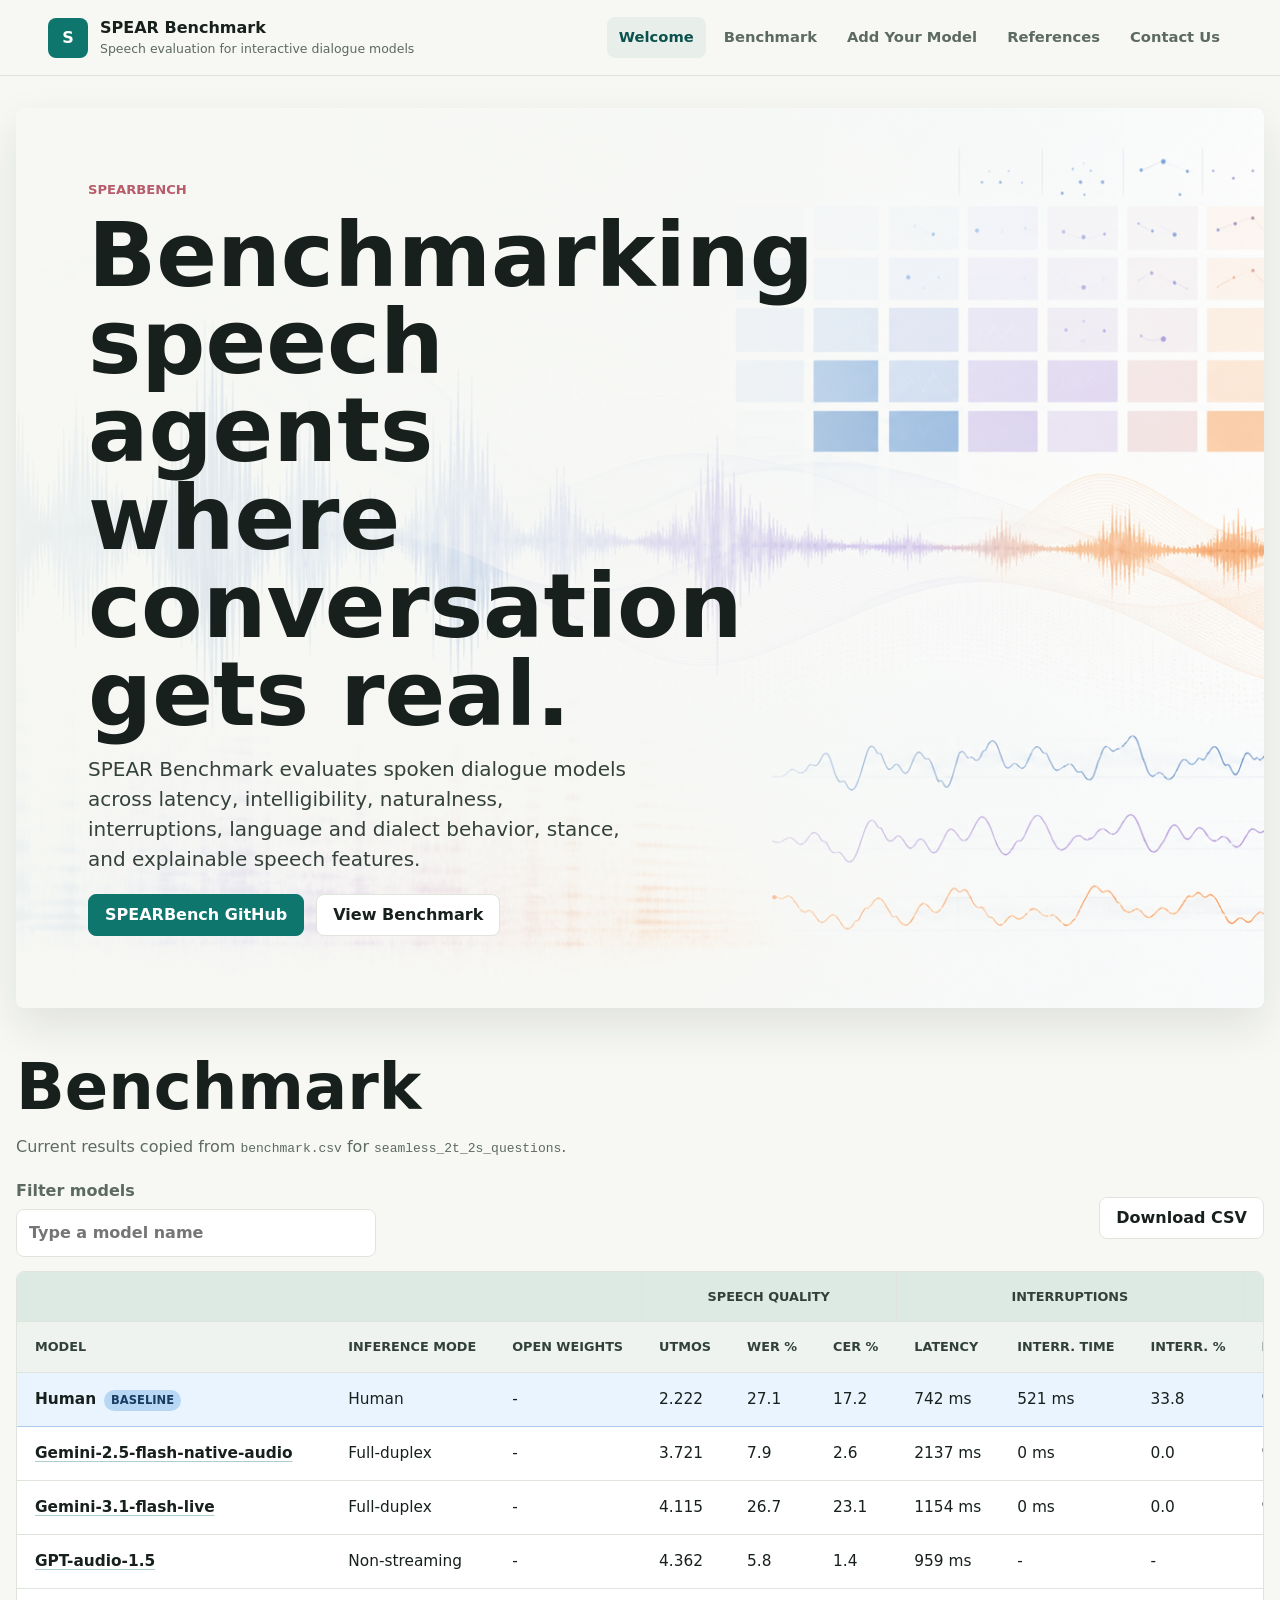
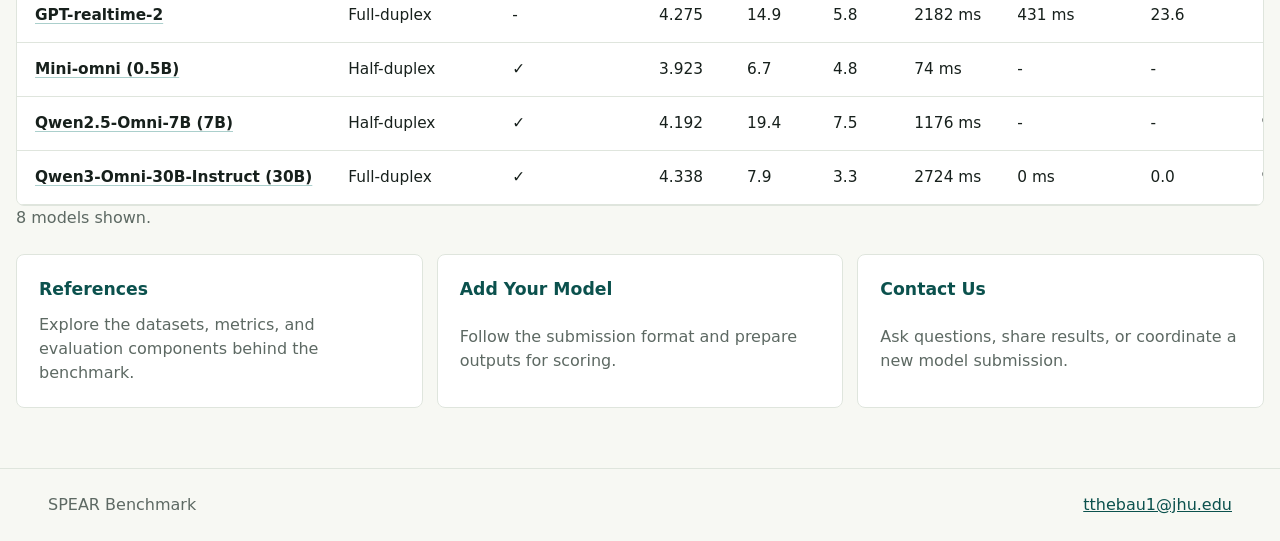
<file: index.html>
<!doctype html>
<html lang="en">
  <head>
    <meta charset="utf-8">
    <meta name="viewport" content="width=device-width, initial-scale=1">
    <title>SPEAR Benchmark</title>
    <meta name="description" content="SPEAR Benchmark leaderboard and reports for spoken dialogue model evaluation.">
    <link rel="stylesheet" href="styles.css">
  </head>
  <body>
    <header class="site-header">
      <a class="brand" href="#welcome" aria-label="SPEAR Benchmark home">
        <span class="brand-mark" aria-hidden="true">S</span>
        <span>
          <strong>SPEAR Benchmark</strong>
          <small>Speech evaluation for interactive dialogue models</small>
        </span>
      </a>
      <nav class="tabs" aria-label="Primary navigation">
        <a class="tab-link active" href="#welcome" data-tab-link="welcome">Welcome</a>
        <a class="tab-link" href="#benchmark" data-tab-link="benchmark">Benchmark</a>
        <a class="tab-link" href="#add-model" data-tab-link="add-model">Add Your Model</a>
        <a class="tab-link" href="#references" data-tab-link="references">References</a>
        <a class="tab-link" href="#contact" data-tab-link="contact">Contact Us</a>
      </nav>
    </header>

    <main>
      <section class="tab-panel hero-panel active" id="welcome" data-tab-panel="welcome">
        <div class="hero-copy">
          <p class="eyebrow">SPEARBench</p>
          <h1>Benchmarking speech agents where conversation gets real.</h1>
          <p class="lead">
            SPEAR Benchmark evaluates spoken dialogue models across latency, intelligibility,
            naturalness, interruptions, language and dialect behavior, stance, and explainable
            speech features.
          </p>
          <div class="hero-actions">
            <a class="button primary" href="#" aria-disabled="true">SPEARBench GitHub</a>
            <a class="button" href="#benchmark">View Benchmark</a>
          </div>
        </div>
        <img class="hero-image" src="assets/spear-benchmark-banner.png" alt="Abstract audio waveforms, spectrogram texture, and evaluation grid for speech AI benchmarking.">
      </section>

      <section class="tab-panel" id="benchmark" data-tab-panel="welcome benchmark">
        <div class="section-heading">
          <h1>Benchmark</h1>
          <p>Current results copied from <code>benchmark.csv</code> for <code>seamless_2t_2s_questions</code>.</p>
        </div>
        <div class="table-tools">
          <label>
            <span>Filter models</span>
            <input id="model-filter" type="search" placeholder="Type a model name">
          </label>
          <a class="button" href="benchmark.csv" download>Download CSV</a>
        </div>
        <div class="table-wrap" role="region" aria-label="SPEAR Benchmark table" tabindex="0">
          <table id="benchmark-table">
            <thead>
              <tr>
                <th class="group-heading" colspan="3"></th>
                <th class="group-heading" colspan="3">Speech Quality</th>
                <th class="group-heading" colspan="3">Interruptions</th>
                <th class="group-heading" colspan="5">Language and Dialect</th>
                <th class="group-heading" colspan="1">Turn-Taking</th>
                <th class="group-heading" colspan="4">Emotions</th>
                <th class="group-heading" colspan="3">Stances</th>
                <th class="group-heading" colspan="3">Explainable Features</th>
                <th rowspan="2">Report</th>
              </tr>
              <tr>
                <th>Model</th>
                <th>Inference mode</th>
                <th>Open weights</th>
                <th>UTMOS</th>
                <th>WER %</th>
                <th>CER %</th>
                <th>Latency</th>
                <th>Interr. time</th>
                <th>Interr. %</th>
                <th>English answers</th>
                <th>Same dialect</th>
                <th>NA dialect</th>
                <th>Dialectal entrain.</th>
                <th>Dialectal variance</th>
                <th>Turn-taking naturalness</th>
                <th>Emotional naturalness</th>
                <th>Arousal corr.</th>
                <th>Valence corr.</th>
                <th>Dominance corr.</th>
                <th>Same stance</th>
                <th>More negative</th>
                <th>More positive</th>
                <th>Answer duration</th>
                <th>Voiced ratio</th>
                <th>Pitch variation</th>
              </tr>
            </thead>
            <tbody>
              <tr class="baseline-row">
                <td class="model-cell">Human</td>
                <td>Human</td>
                <td>-</td>
                <td class="numeric">2.222</td>
                <td class="numeric">27.1</td>
                <td class="numeric">17.2</td>
                <td class="numeric">742 ms</td>
                <td class="numeric">521 ms</td>
                <td class="numeric">33.8</td>
                <td class="numeric">99.3</td>
                <td class="numeric">74.1</td>
                <td class="numeric">76.6</td>
                <td class="numeric">0.528</td>
                <td class="numeric">250.6</td>
                <td class="numeric">-4.989</td>
                <td class="numeric">11.096</td>
                <td class="numeric">0.525</td>
                <td class="numeric">0.356</td>
                <td class="numeric">0.511</td>
                <td class="numeric">97.1</td>
                <td class="numeric">1.7</td>
                <td class="numeric">1.5</td>
                <td class="numeric">8.8</td>
                <td class="numeric">0.500</td>
                <td class="numeric">0.321</td>
                <td><a class="report-link" href="reports/gemini-2.5-flash-native-audio-preview/detailed_report.html" target="_blank" rel="noreferrer">Detailed report</a></td>
              </tr>
              <tr>
                <td class="model-cell"><a class="model-link" href="https://ai.google.dev/gemini-api/docs/models/gemini-2.5-flash-native-audio-preview-12-2025" target="_blank" rel="noreferrer">Gemini-2.5-flash-native-audio</a></td>
                <td>Full-duplex</td>
                <td>-</td>
                <td class="numeric">3.721</td>
                <td class="numeric">7.9</td>
                <td class="numeric">2.6</td>
                <td class="numeric">2137 ms</td>
                <td class="numeric">0 ms</td>
                <td class="numeric">0.0</td>
                <td class="numeric">99.7</td>
                <td class="numeric">73.5</td>
                <td class="numeric">95.9</td>
                <td class="numeric">0.506</td>
                <td class="numeric">126.4</td>
                <td class="numeric">-5.312</td>
                <td class="numeric">10.615</td>
                <td class="numeric">0.186</td>
                <td class="numeric">0.267</td>
                <td class="numeric">0.154</td>
                <td class="numeric">97.1</td>
                <td class="numeric">1.5</td>
                <td class="numeric">1.6</td>
                <td class="numeric">6.6</td>
                <td class="numeric">0.514</td>
                <td class="numeric">0.161</td>
                <td><a class="report-link" href="reports/gemini-3.1-flash-live-preview/detailed_report.html" target="_blank" rel="noreferrer">Detailed report</a></td>
              </tr>
              <tr>
                <td class="model-cell"><a class="model-link" href="https://ai.google.dev/gemini-api/docs/models/gemini-3.1-flash-live-preview" target="_blank" rel="noreferrer">Gemini-3.1-flash-live</a></td>
                <td>Full-duplex</td>
                <td>-</td>
                <td class="numeric">4.115</td>
                <td class="numeric">26.7</td>
                <td class="numeric">23.1</td>
                <td class="numeric">1154 ms</td>
                <td class="numeric">0 ms</td>
                <td class="numeric">0.0</td>
                <td class="numeric">99.7</td>
                <td class="numeric">74.6</td>
                <td class="numeric">97.1</td>
                <td class="numeric">0.544</td>
                <td class="numeric">178.0</td>
                <td class="numeric">-5.348</td>
                <td class="numeric">10.163</td>
                <td class="numeric">0.249</td>
                <td class="numeric">0.295</td>
                <td class="numeric">0.199</td>
                <td class="numeric">97.6</td>
                <td class="numeric">1.9</td>
                <td class="numeric">0.4</td>
                <td class="numeric">10.6</td>
                <td class="numeric">0.568</td>
                <td class="numeric">0.299</td>
                <td><span class="no-report">No report</span></td>
              </tr>
              <tr>
                <td class="model-cell"><a class="model-link" href="https://developers.openai.com/api/docs/models/gpt-audio-1.5" target="_blank" rel="noreferrer">GPT-audio-1.5</a></td>
                <td>Non-streaming</td>
                <td>-</td>
                <td class="numeric">4.362</td>
                <td class="numeric">5.8</td>
                <td class="numeric">1.4</td>
                <td class="numeric">959 ms</td>
                <td>-</td>
                <td>-</td>
                <td class="numeric">100.0</td>
                <td class="numeric">74.6</td>
                <td class="numeric">97.4</td>
                <td class="numeric">0.457</td>
                <td class="numeric">104.2</td>
                <td class="numeric">-4.741</td>
                <td class="numeric">10.908</td>
                <td class="numeric">0.113</td>
                <td class="numeric">0.288</td>
                <td class="numeric">0.092</td>
                <td class="numeric">98.0</td>
                <td class="numeric">0.8</td>
                <td class="numeric">1.2</td>
                <td class="numeric">9.8</td>
                <td class="numeric">0.548</td>
                <td class="numeric">0.118</td>
                <td><a class="report-link" href="reports/gpt-audio-1.5/detailed_report.html" target="_blank" rel="noreferrer">Detailed report</a></td>
              </tr>
              <tr>
                <td class="model-cell"><a class="model-link" href="https://developers.openai.com/api/docs/models/gpt-realtime-2" target="_blank" rel="noreferrer">GPT-realtime-2</a></td>
                <td>Full-duplex</td>
                <td>-</td>
                <td class="numeric">4.275</td>
                <td class="numeric">14.9</td>
                <td class="numeric">5.8</td>
                <td class="numeric">2182 ms</td>
                <td class="numeric">431 ms</td>
                <td class="numeric">23.6</td>
                <td class="numeric">100.0</td>
                <td class="numeric">75.1</td>
                <td class="numeric">98.0</td>
                <td class="numeric">0.407</td>
                <td class="numeric">90.0</td>
                <td class="numeric">-5.329</td>
                <td class="numeric">10.893</td>
                <td class="numeric">0.060</td>
                <td class="numeric">0.208</td>
                <td class="numeric">0.081</td>
                <td class="numeric">97.5</td>
                <td class="numeric">1.8</td>
                <td class="numeric">0.6</td>
                <td class="numeric">19.3</td>
                <td class="numeric">0.508</td>
                <td class="numeric">0.164</td>
                <td><a class="report-link" href="reports/gpt-realtime-2/detailed_report.html" target="_blank" rel="noreferrer">Detailed report</a></td>
              </tr>
              <tr>
                <td class="model-cell"><a class="model-link" href="https://huggingface.co/gpt-omni/mini-omni" target="_blank" rel="noreferrer">Mini-omni (0.5B)</a></td>
                <td>Half-duplex</td>
                <td>✓</td>
                <td class="numeric">3.923</td>
                <td class="numeric">6.7</td>
                <td class="numeric">4.8</td>
                <td class="numeric">74 ms</td>
                <td>-</td>
                <td>-</td>
                <td class="numeric">100.0</td>
                <td class="numeric">65.8</td>
                <td class="numeric">84.7</td>
                <td class="numeric">0.407</td>
                <td class="numeric">138.5</td>
                <td class="numeric">-3.104</td>
                <td class="numeric">9.215</td>
                <td class="numeric">-0.016</td>
                <td class="numeric">0.197</td>
                <td class="numeric">-0.021</td>
                <td class="numeric">95.7</td>
                <td class="numeric">4.2</td>
                <td class="numeric">0.2</td>
                <td class="numeric">11.4</td>
                <td class="numeric">0.592</td>
                <td class="numeric">0.128</td>
                <td><a class="report-link" href="reports/mini-omni/detailed_report.html" target="_blank" rel="noreferrer">Detailed report</a></td>
              </tr>
              <tr>
                <td class="model-cell"><a class="model-link" href="https://huggingface.co/Qwen/Qwen2.5-Omni-7B" target="_blank" rel="noreferrer">Qwen2.5-Omni-7B (7B)</a></td>
                <td>Half-duplex</td>
                <td>✓</td>
                <td class="numeric">4.192</td>
                <td class="numeric">19.4</td>
                <td class="numeric">7.5</td>
                <td class="numeric">1176 ms</td>
                <td>-</td>
                <td>-</td>
                <td class="numeric">98.9</td>
                <td class="numeric">52.1</td>
                <td class="numeric">65.6</td>
                <td class="numeric">0.285</td>
                <td class="numeric">84.5</td>
                <td class="numeric">-5.228</td>
                <td class="numeric">10.195</td>
                <td class="numeric">-0.023</td>
                <td class="numeric">-0.026</td>
                <td class="numeric">-0.027</td>
                <td class="numeric">97.3</td>
                <td class="numeric">1.9</td>
                <td class="numeric">0.9</td>
                <td class="numeric">7.3</td>
                <td class="numeric">0.384</td>
                <td class="numeric">0.176</td>
                <td><a class="report-link" href="reports/Qwen2.5-Omni-7B/detailed_report.html" target="_blank" rel="noreferrer">Detailed report</a></td>
              </tr>
              <tr>
                <td class="model-cell"><a class="model-link" href="https://huggingface.co/Qwen/Qwen3-Omni-30B-A3B-Instruct" target="_blank" rel="noreferrer">Qwen3-Omni-30B-Instruct (30B)</a></td>
                <td>Full-duplex</td>
                <td>✓</td>
                <td class="numeric">4.338</td>
                <td class="numeric">7.9</td>
                <td class="numeric">3.3</td>
                <td class="numeric">2724 ms</td>
                <td class="numeric">0 ms</td>
                <td class="numeric">0.0</td>
                <td class="numeric">98.1</td>
                <td class="numeric">69.5</td>
                <td class="numeric">89.6</td>
                <td class="numeric">0.477</td>
                <td class="numeric">204.5</td>
                <td class="numeric">-5.339</td>
                <td class="numeric">10.906</td>
                <td class="numeric">0.075</td>
                <td class="numeric">0.288</td>
                <td class="numeric">0.063</td>
                <td class="numeric">97.2</td>
                <td class="numeric">1.9</td>
                <td class="numeric">1.2</td>
                <td class="numeric">8.6</td>
                <td class="numeric">0.671</td>
                <td class="numeric">0.219</td>
                <td><a class="report-link" href="reports/Qwen3-Omni-30B-A3B-Instruct/detailed_report.html" target="_blank" rel="noreferrer">Detailed report</a></td>
              </tr>
            </tbody>
          </table>
        </div>
        <p class="note" id="table-status">6 models shown.</p>
        <div class="welcome-card-grid" aria-label="Next steps">
          <a class="welcome-card" href="#references" data-tab-link="references">
            <strong>References</strong>
            <span>Explore the datasets, metrics, and evaluation components behind the benchmark.</span>
          </a>
          <a class="welcome-card" href="#add-model" data-tab-link="add-model">
            <strong>Add Your Model</strong>
            <span>Follow the submission format and prepare outputs for scoring.</span>
          </a>
          <a class="welcome-card" href="#contact" data-tab-link="contact">
            <strong>Contact Us</strong>
            <span>Ask questions, share results, or coordinate a new model submission.</span>
          </a>
        </div>
      </section>

      <section class="tab-panel" id="add-model" data-tab-panel="add-model">
        <div class="section-heading">
          <h1>Add Your Model</h1>
          <p>Evaluate your speech agent on the SPEAR Benchmark splits, then send us the generated audio and metadata needed to reproduce the scoring pipeline.</p>
        </div>
        <ol class="steps">
          <li>
            <span>1</span>
            <div>
              <h2>Download the datasets</h2>
              <p>Download the dev and test data package, then keep the folder structure intact when you run inference.</p>
              <a class="button" href="https://livejohnshopkins-my.sharepoint.com/:u:/g/personal/tthebau1_jh_edu/IQCfUdAu2DwCSIvxsLV2XO2wAU9aTaFzvM-7gPqVsKhTfZw?e=qzKPey" target="_blank" rel="noreferrer">Download data</a>
            </div>
          </li>
          <li>
            <span>2</span>
            <div>
              <h2>Capture model outputs</h2>
              <p>
                Use the helper code in
                <a href="https://github.com/thomasthebaud/SPEAR-benchmark-website/tree/main/inference_help_code" target="_blank" rel="noreferrer">inference_help_code</a>.
                The included README explains the environment, data layout, and submission steps. With the right configuration, running <code>bash run_LLM_inference.sh</code> should generate outputs for your model. The main customization is adding an adapted proxy at <code>bin/llm_proxies/my_model_name.py</code> so the helper can call your model consistently. Once processed, the outputs should be in <code>data/seamless_2t_2s_questions/outputs/my_model_name</code>.
              </p>
            </div>
          </li>
          <li>
            <span>3</span>
            <div>
              <h2>Send audio and metadata</h2>
              <p>
                Send the generated response audios and a metadata CSV using the same structure as the input metadata.
                A small example is included here: <a href="metadata-example.csv">metadata-example.csv</a>.
              </p>
              <div class="metadata-example table-wrap" aria-label="Metadata CSV example">
                <table class="metadata-table">
                  <thead>
                    <tr><th>audio_path</th><th>answer_audio_path</th><th>context_end_time</th><th>question_end_time</th><th>answer_duration</th><th>speakers</th><th>conversation_id</th><th>transcript_question</th><th>transcript_answer</th><th>answer_start_time</th></tr>
                  </thead>
                  <tbody>
                    <tr>
                      <td>data/seamless_2t_2s_questions/inputs/test/improvised/audios/V00_S2017_I00001160_P1273A_P2072A_0.wav</td>
                      <td></td>
                      <td>16.58</td>
                      <td>19.54</td>
                      <td></td>
                      <td>P1273A|P2072A</td>
                      <td>V00_S2017_I00001160</td>
                      <td class="sample-transcript">P2072A: So I bought this facial cleanser the other day and it&#x27;s actually making me break out so I was wondering if I can return it because I&#x27;m just not liking it very much. P1273A: Mm-hmm. P2072A: My skin is very sensitive to it. P1273A: Mm-hmm, and you bought it a couple days ago? P1273A: Uh-huh, and you&#x27;re not happy with it?</td>
                      <td class="sample-transcript">: </td>
                      <td></td>
                    </tr>
                    <tr>
                      <td>data/seamless_2t_2s_questions/inputs/test/improvised/audios/V00_S2017_I00001160_P1273A_P2072A_1.wav</td>
                      <td></td>
                      <td>6.21</td>
                      <td>7.19</td>
                      <td></td>
                      <td>P1273A|P2072A</td>
                      <td>V00_S2017_I00001160</td>
                      <td class="sample-transcript">P2072A: My skin is very sensitive to it. P1273A: Mm-hmm, and you bought it a couple days ago? P1273A: Uh-huh, and you&#x27;re not happy with it? P2072A: Yeah, actually three days ago, yeah. P1273A: Your face is breaking out?</td>
                      <td class="sample-transcript">: </td>
                      <td></td>
                    </tr>
                    <tr>
                      <td>data/seamless_2t_2s_questions/inputs/test/improvised/audios/V00_S2017_I00001160_P1273A_P2072A_2.wav</td>
                      <td></td>
                      <td>9.29</td>
                      <td>13.07</td>
                      <td></td>
                      <td>P1273A|P2072A</td>
                      <td>V00_S2017_I00001160</td>
                      <td class="sample-transcript">P2072A: Yeah, it&#x27;s getting, it&#x27;s breaking out. P2072A: I&#x27;m having like little red blotches and some like just other discomfort, so yeah. P1273A: Oh, I&#x27;m really, I&#x27;m sorry to hear that. P1273A: We want you to be happy. P1273A: Would you like to choose another product from the line or look around?</td>
                      <td class="sample-transcript">: </td>
                      <td></td>
                    </tr>
                    <tr>
                      <td>data/seamless_2t_2s_questions/inputs/test/improvised/audios/V00_S2017_I00001160_P1273A_P2072A_3.wav</td>
                      <td></td>
                      <td>3.68</td>
                      <td>4.50</td>
                      <td></td>
                      <td>P1273A|P2072A</td>
                      <td>V00_S2017_I00001160</td>
                      <td class="sample-transcript">P2072A: No, I think I&#x27;d just like to get a refund in total. P1273A: You want a refund? P1273A: Okay. P2072A: Yeah. P1273A: May I see your receipt?</td>
                      <td class="sample-transcript">: </td>
                      <td></td>
                    </tr>
                    <tr>
                      <td>data/seamless_2t_2s_questions/inputs/test/improvised/audios/V00_S2017_I00001160_P1273A_P2072A_4.wav</td>
                      <td></td>
                      <td>6.15</td>
                      <td>7.08</td>
                      <td></td>
                      <td>P1273A|P2072A</td>
                      <td>V00_S2017_I00001160</td>
                      <td class="sample-transcript">P1273A: Okay. P2072A: Yeah. P1273A: May I see your receipt? P2072A: Well, the funny thing is I actually can&#x27;t find it. P2072A: Is that gonna be a problem?</td>
                      <td class="sample-transcript">: </td>
                      <td></td>
                    </tr>
                  </tbody>
                </table>
              </div>
              <div class="field-grid" aria-label="Metadata field descriptions">
                <article class="field-card">
                  <h3><span aria-hidden="true">♪</span><code>audio_path</code></h3>
                  <p>Path to the benchmark input audio for this prompt.</p>
                </article>
                <article class="field-card">
                  <h3><span aria-hidden="true">↗</span><code>answer_audio_path</code></h3>
                  <p>Path to your model's generated answer audio for the same prompt.</p>
                </article>
                <article class="field-card">
                  <h3><span aria-hidden="true">◴</span><code>context_end_time</code></h3>
                  <p>Timestamp where the dialogue context ends in the input audio.</p>
                </article>
                <article class="field-card">
                  <h3><span aria-hidden="true">?</span><code>question_end_time</code></h3>
                  <p>Timestamp where the user question ends.</p>
                </article>
                <article class="field-card">
                  <h3><span aria-hidden="true">⏱</span><code>answer_duration</code></h3>
                  <p>Duration of your model's generated answer audio.</p>
                </article>
                <article class="field-card">
                  <h3><span aria-hidden="true">◎</span><code>speakers</code></h3>
                  <p>Speaker identifiers for the source conversation.</p>
                </article>
                <article class="field-card">
                  <h3><span aria-hidden="true">#</span><code>conversation_id</code></h3>
                  <p>Identifier linking examples from the same conversation.</p>
                </article>
                <article class="field-card">
                  <h3><span aria-hidden="true">“</span><code>transcript_question</code></h3>
                  <p>Transcript of the dialogue context and user question.</p>
                </article>
                <article class="field-card">
                  <h3><span aria-hidden="true">”</span><code>transcript_answer</code></h3>
                  <p>Transcript of your model's response, when available.</p>
                </article>
                <article class="field-card">
                  <h3><span aria-hidden="true">▶</span><code>answer_start_time</code></h3>
                  <p>Start time of the answer relative to the question boundary.</p>
                </article>
              </div>
            </div>
          </li>
        </ol>
      </section>

      <section class="tab-panel" id="references" data-tab-panel="references">
        <div class="section-heading">
          <h1>References</h1>
          <p>Core resources and evaluation components used around SPEARBench.</p>
        </div>
        <div class="article-list reference-grid">
          <a class="reference-card" href="https://github.com/facebookresearch/seamless_interaction" target="_blank" rel="noreferrer">
            <strong>Seamless Interaction</strong>
            <span>Dialogue data and interaction reference.</span>
          </a>
          <a class="reference-card" href="#" aria-disabled="true">
            <strong>TRACE</strong>
            <span>Emotion and conversational alignment reference.</span>
          </a>
          <a class="reference-card" href="#" aria-disabled="true">
            <strong>STANCE</strong>
            <span>Stance behavior evaluation reference.</span>
          </a>
          <a class="reference-card" href="#" aria-disabled="true">
            <strong>SPEARBench</strong>
            <span>Benchmark protocol, reports, and evaluation code.</span>
          </a>
          <a class="reference-card" href="#" aria-disabled="true">
            <strong>Distributional Baselines</strong>
            <span>Lexical, pitch, and temporal feature baselines.</span>
          </a>
          <a class="reference-card" href="#" aria-disabled="true">
            <strong>Turn Taking Surprisal</strong>
            <span>Dual-turn surprisal metrics for response timing.</span>
          </a>
        </div>
      </section>

      <section class="tab-panel contact-layout" id="contact" data-tab-panel="contact">
        <div class="section-heading">
          <h1>Contact Us</h1>
          <p>
            For questions about the benchmark, evaluated models, submission format, code, datasets, or collaboration ideas, please write to
            <a href="mailto:tthebau1@jhu.edu">tthebau1@jhu.edu</a>. We are happy to help with reproducing scores, adding new systems, and clarifying how SPEARBench should be used.
          </p>
        </div>
      </section>
    </main>

    <footer>
      <span>SPEAR Benchmark</span>
      <a href="mailto:tthebau1@jhu.edu">tthebau1@jhu.edu</a>
    </footer>

    <script src="app.js"></script>
  </body>
</html>
</file>
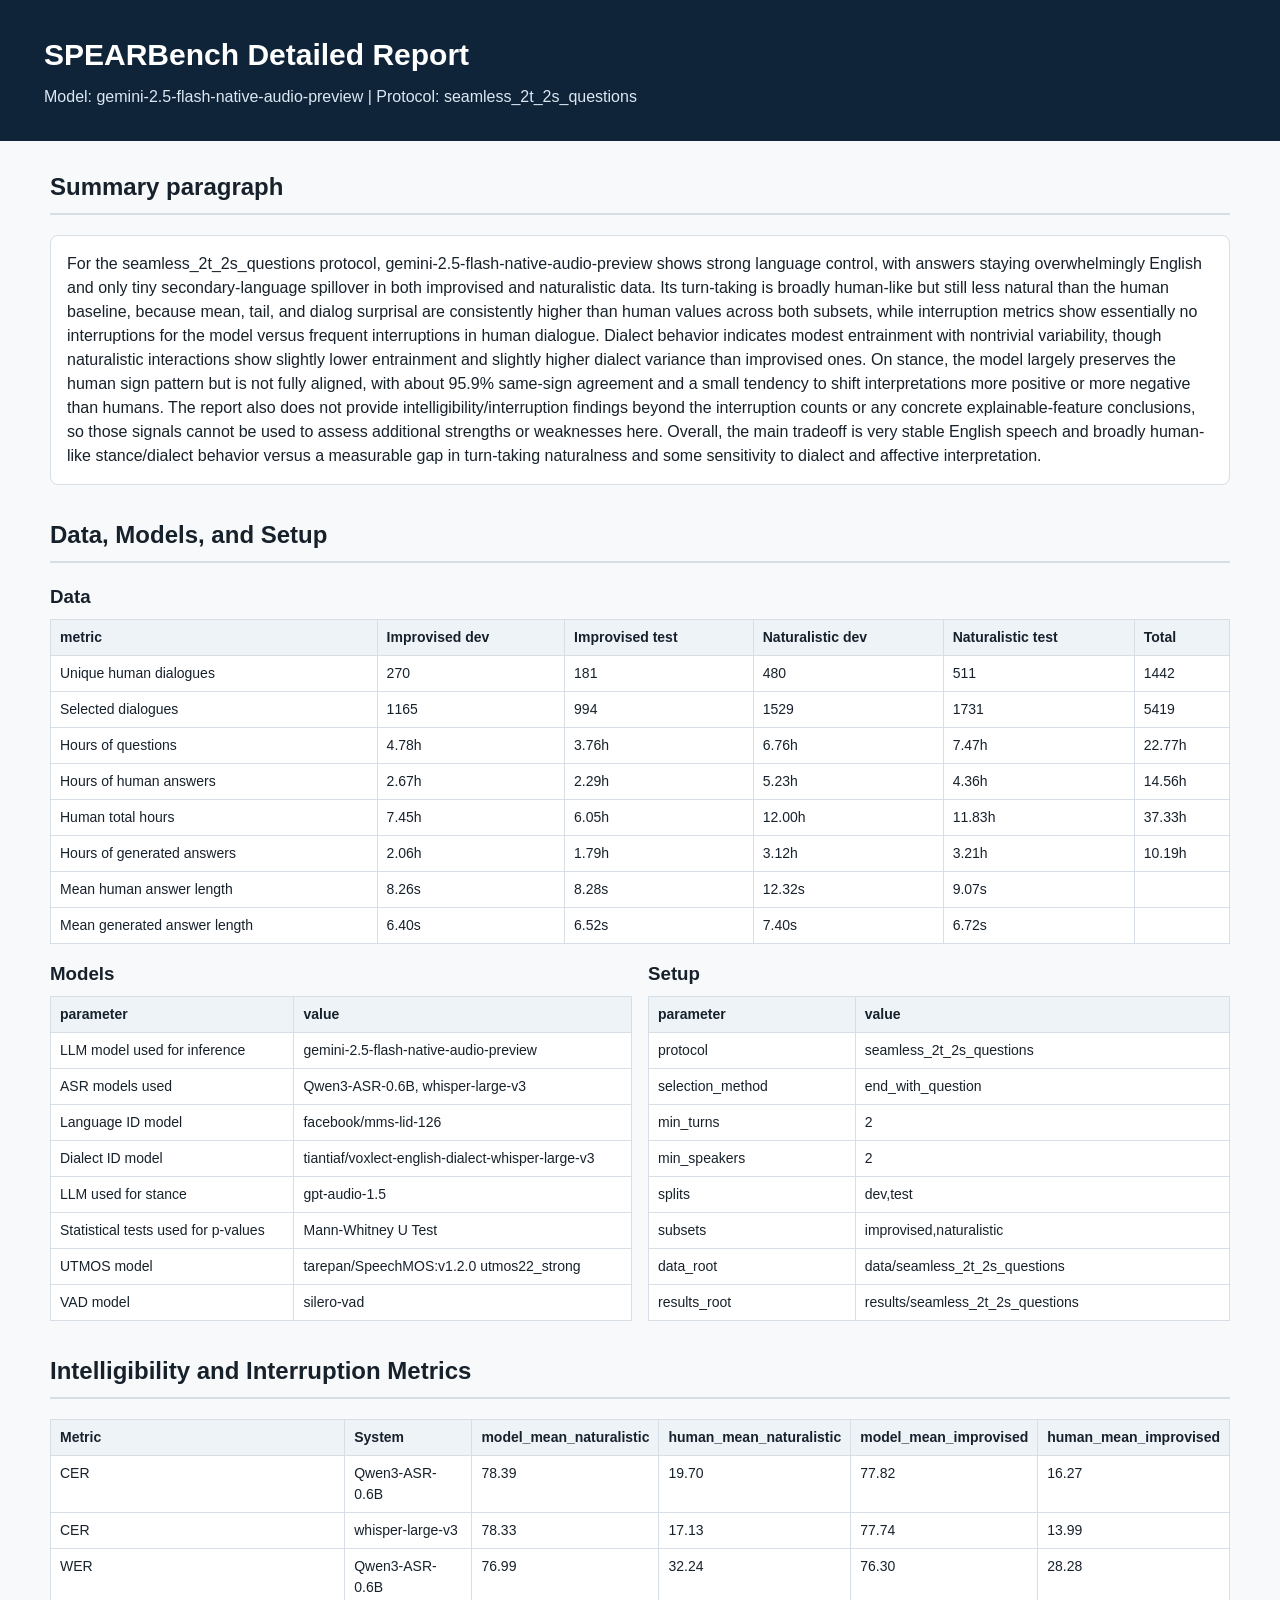
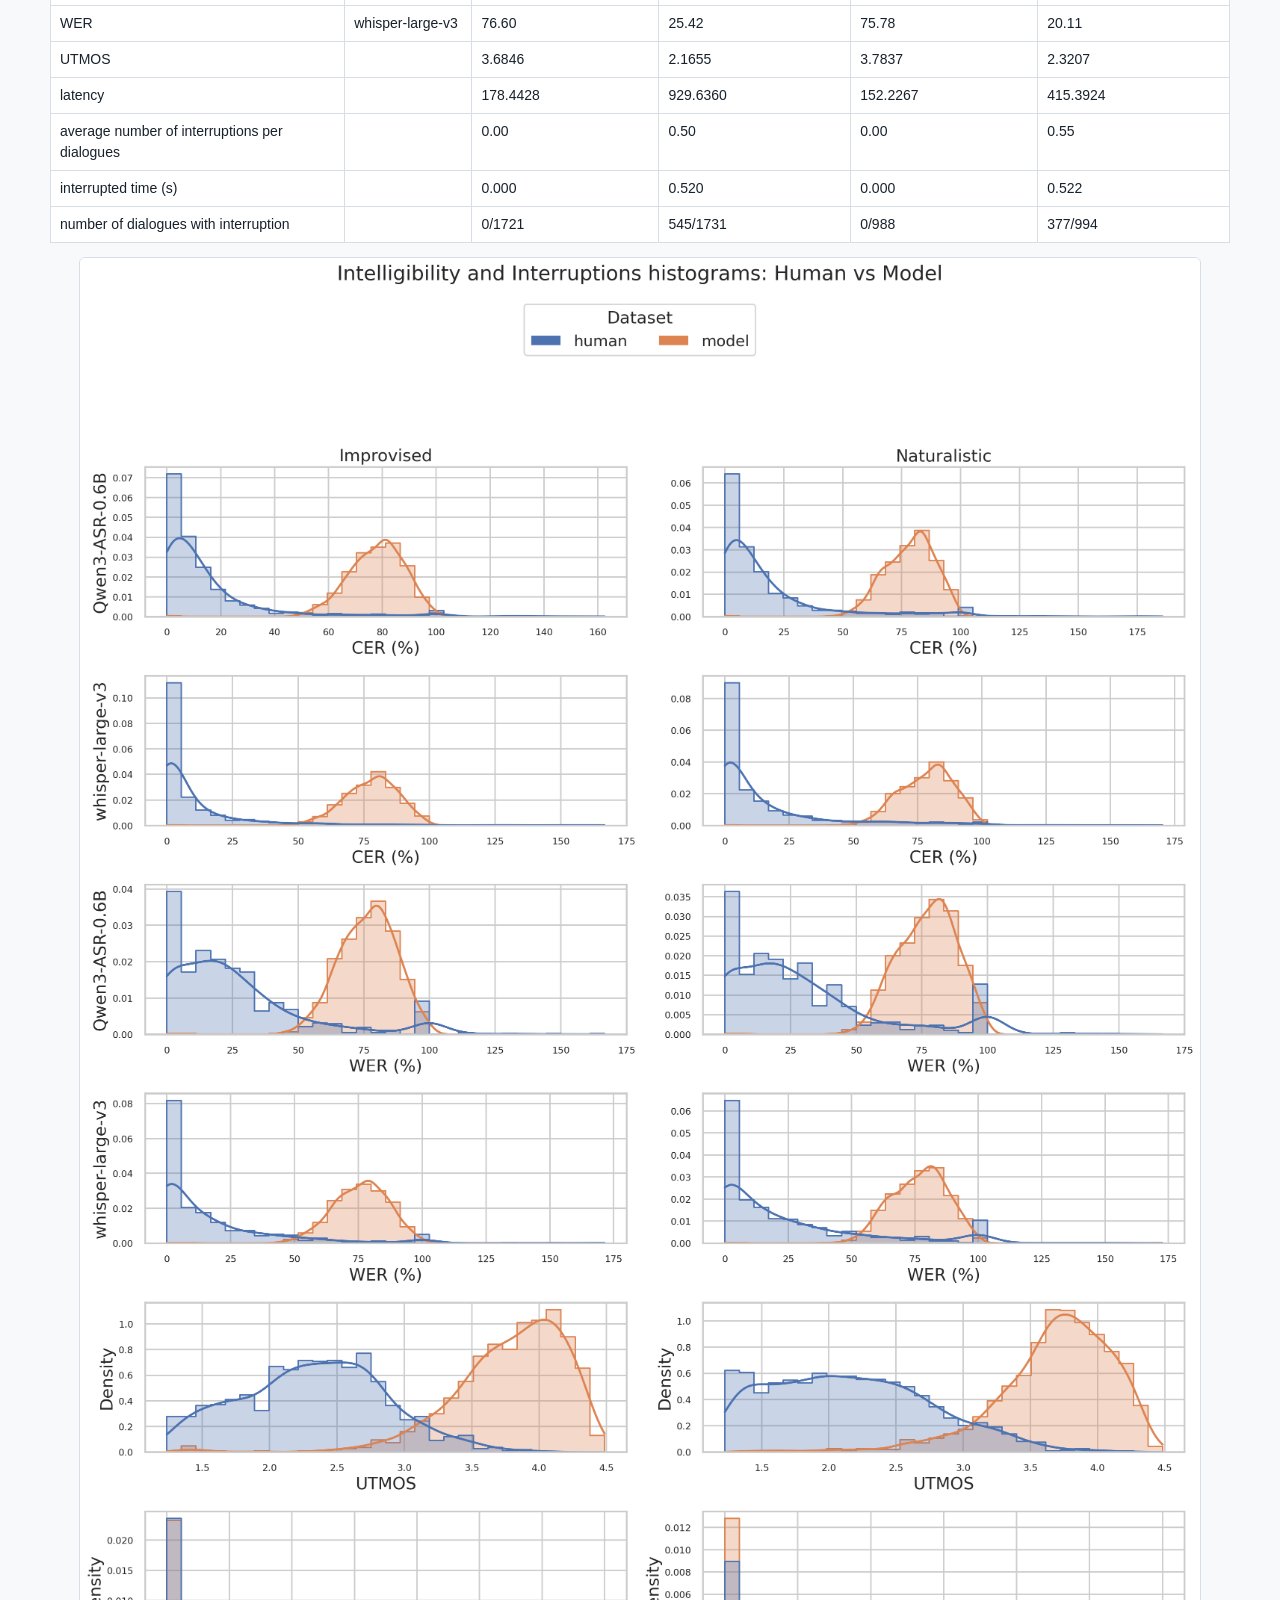
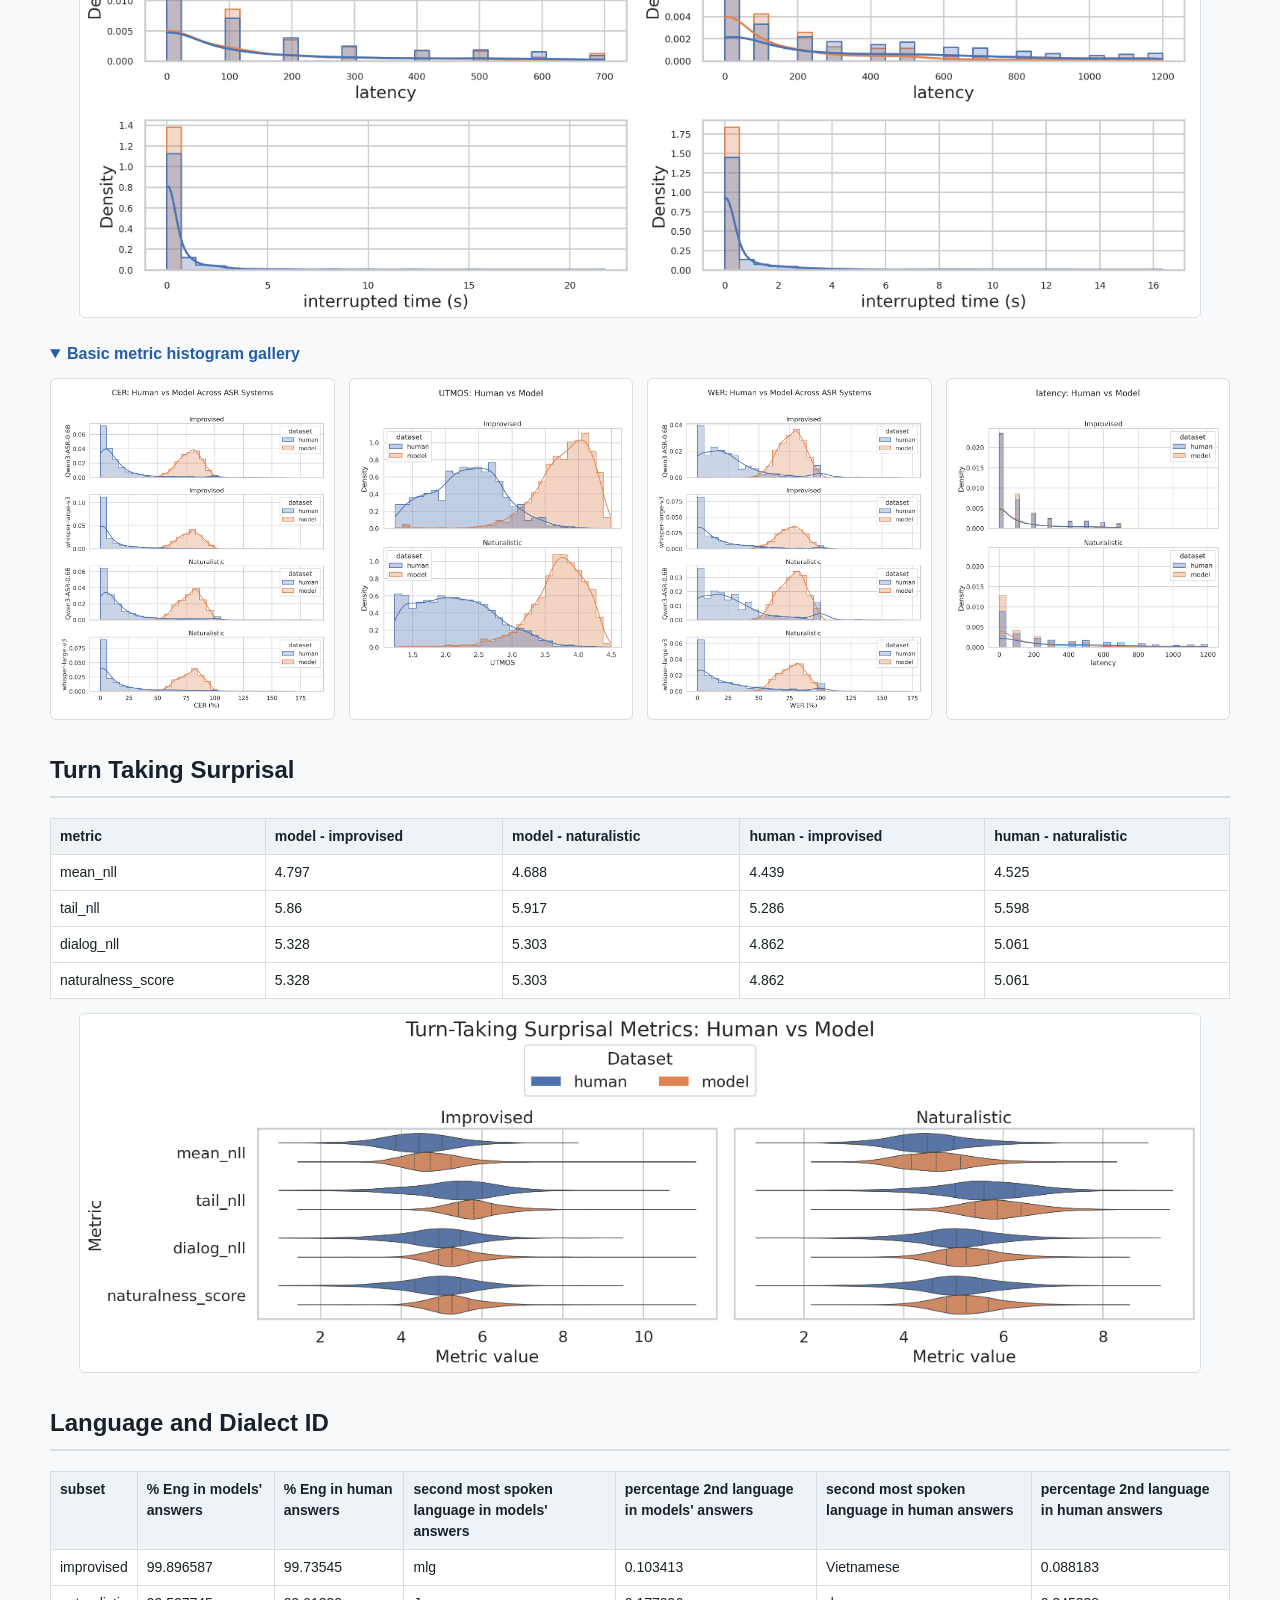
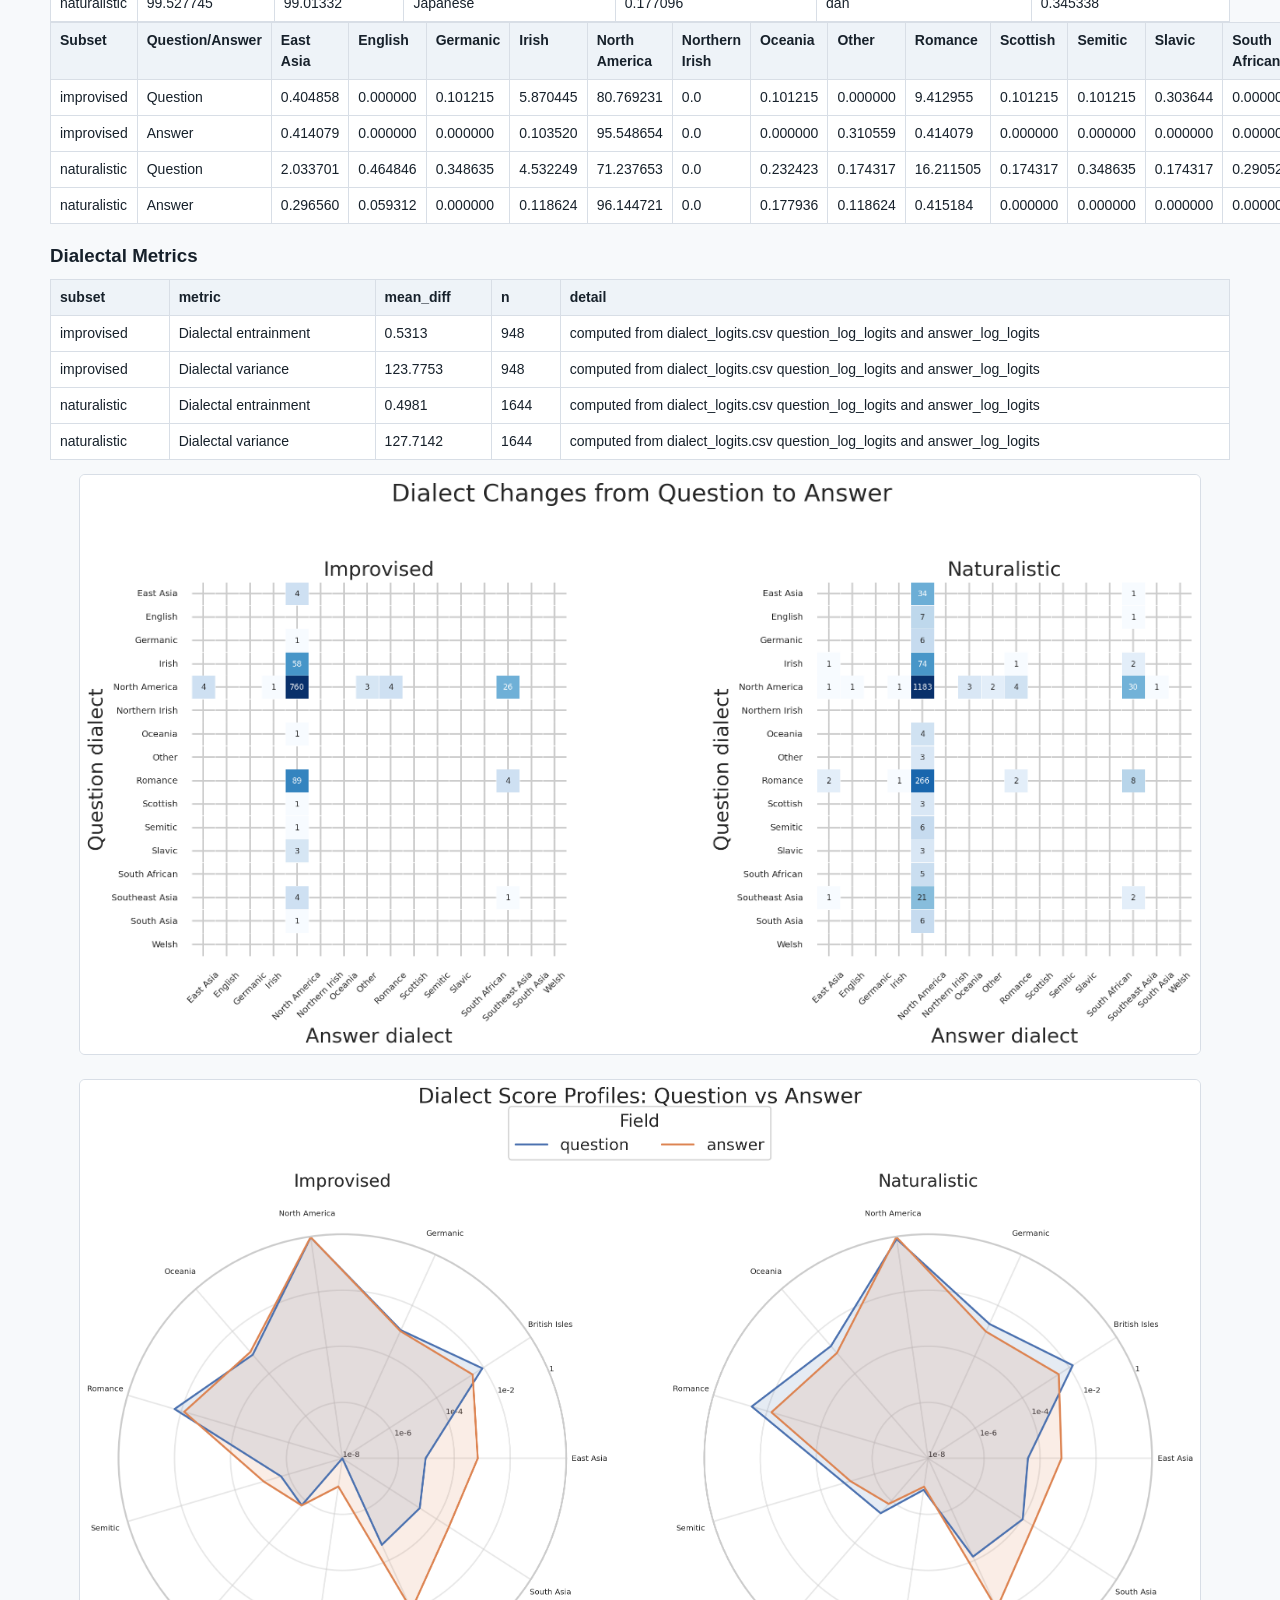
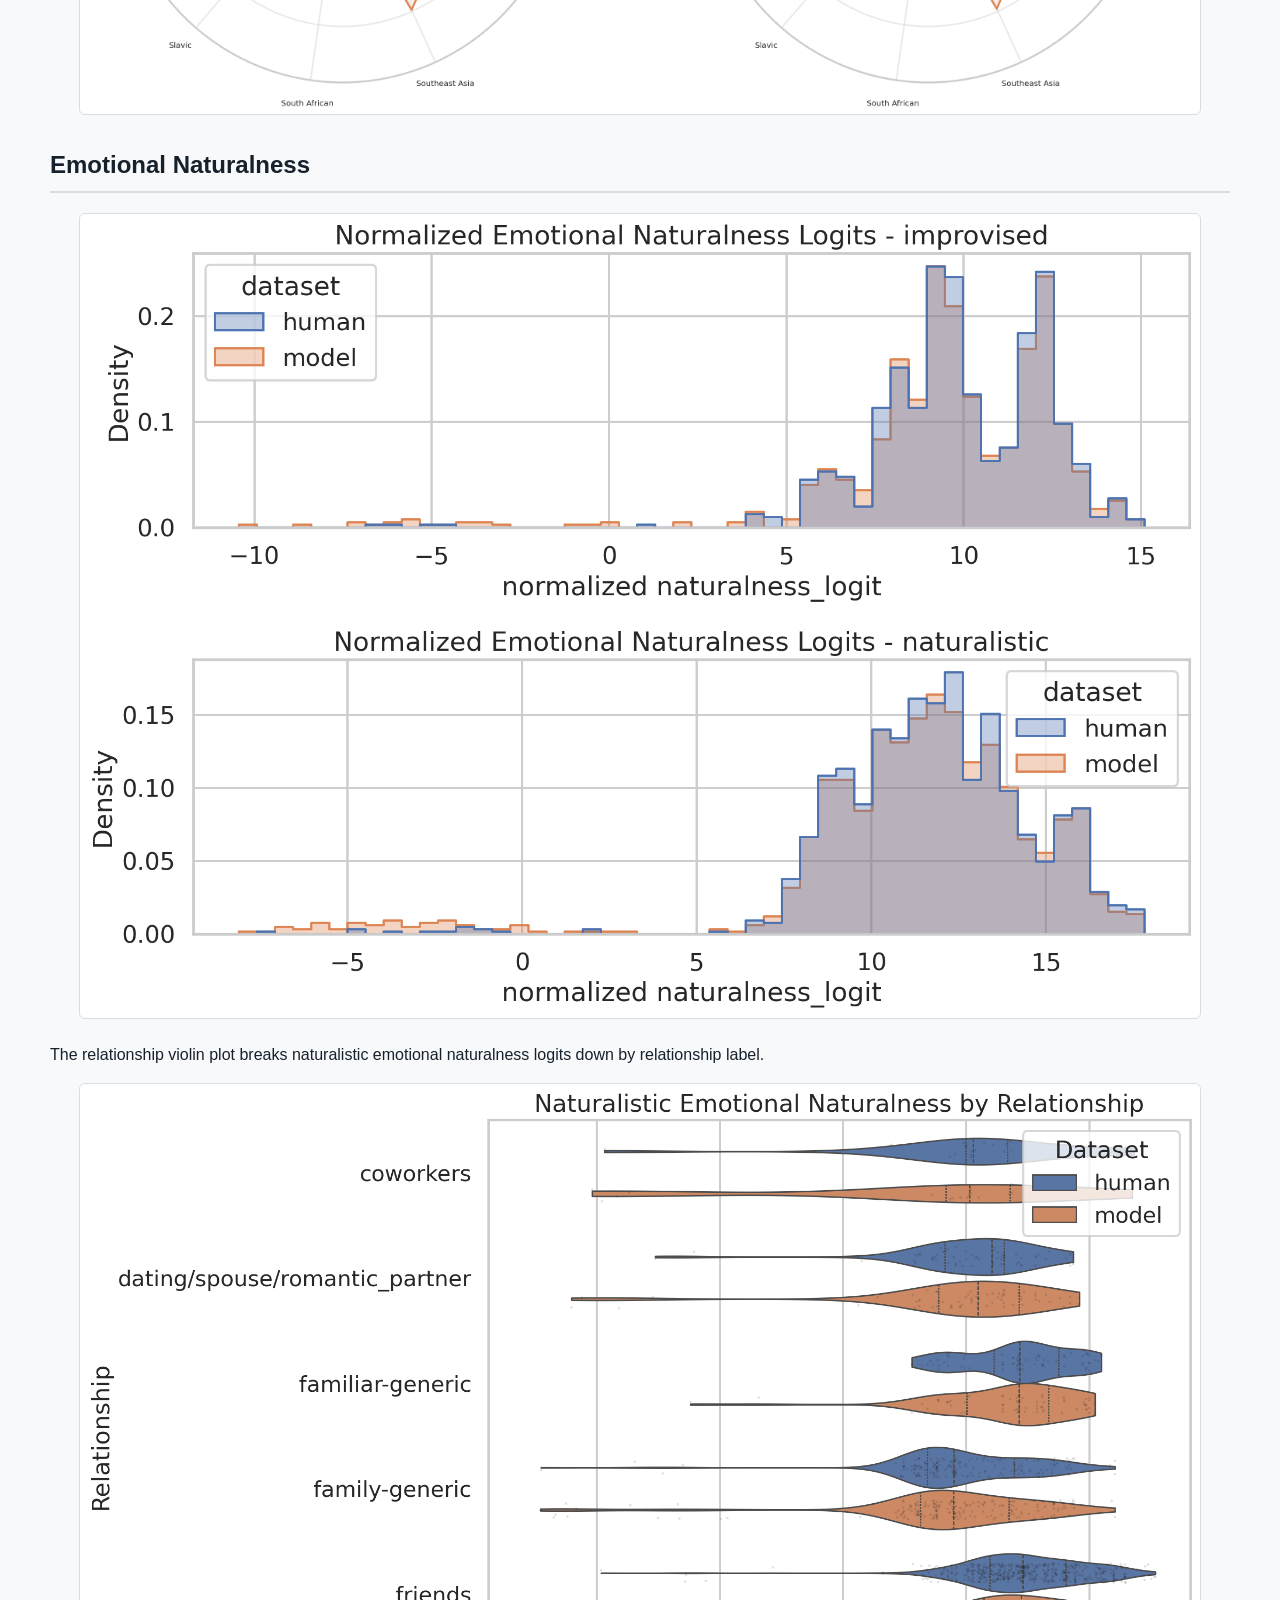
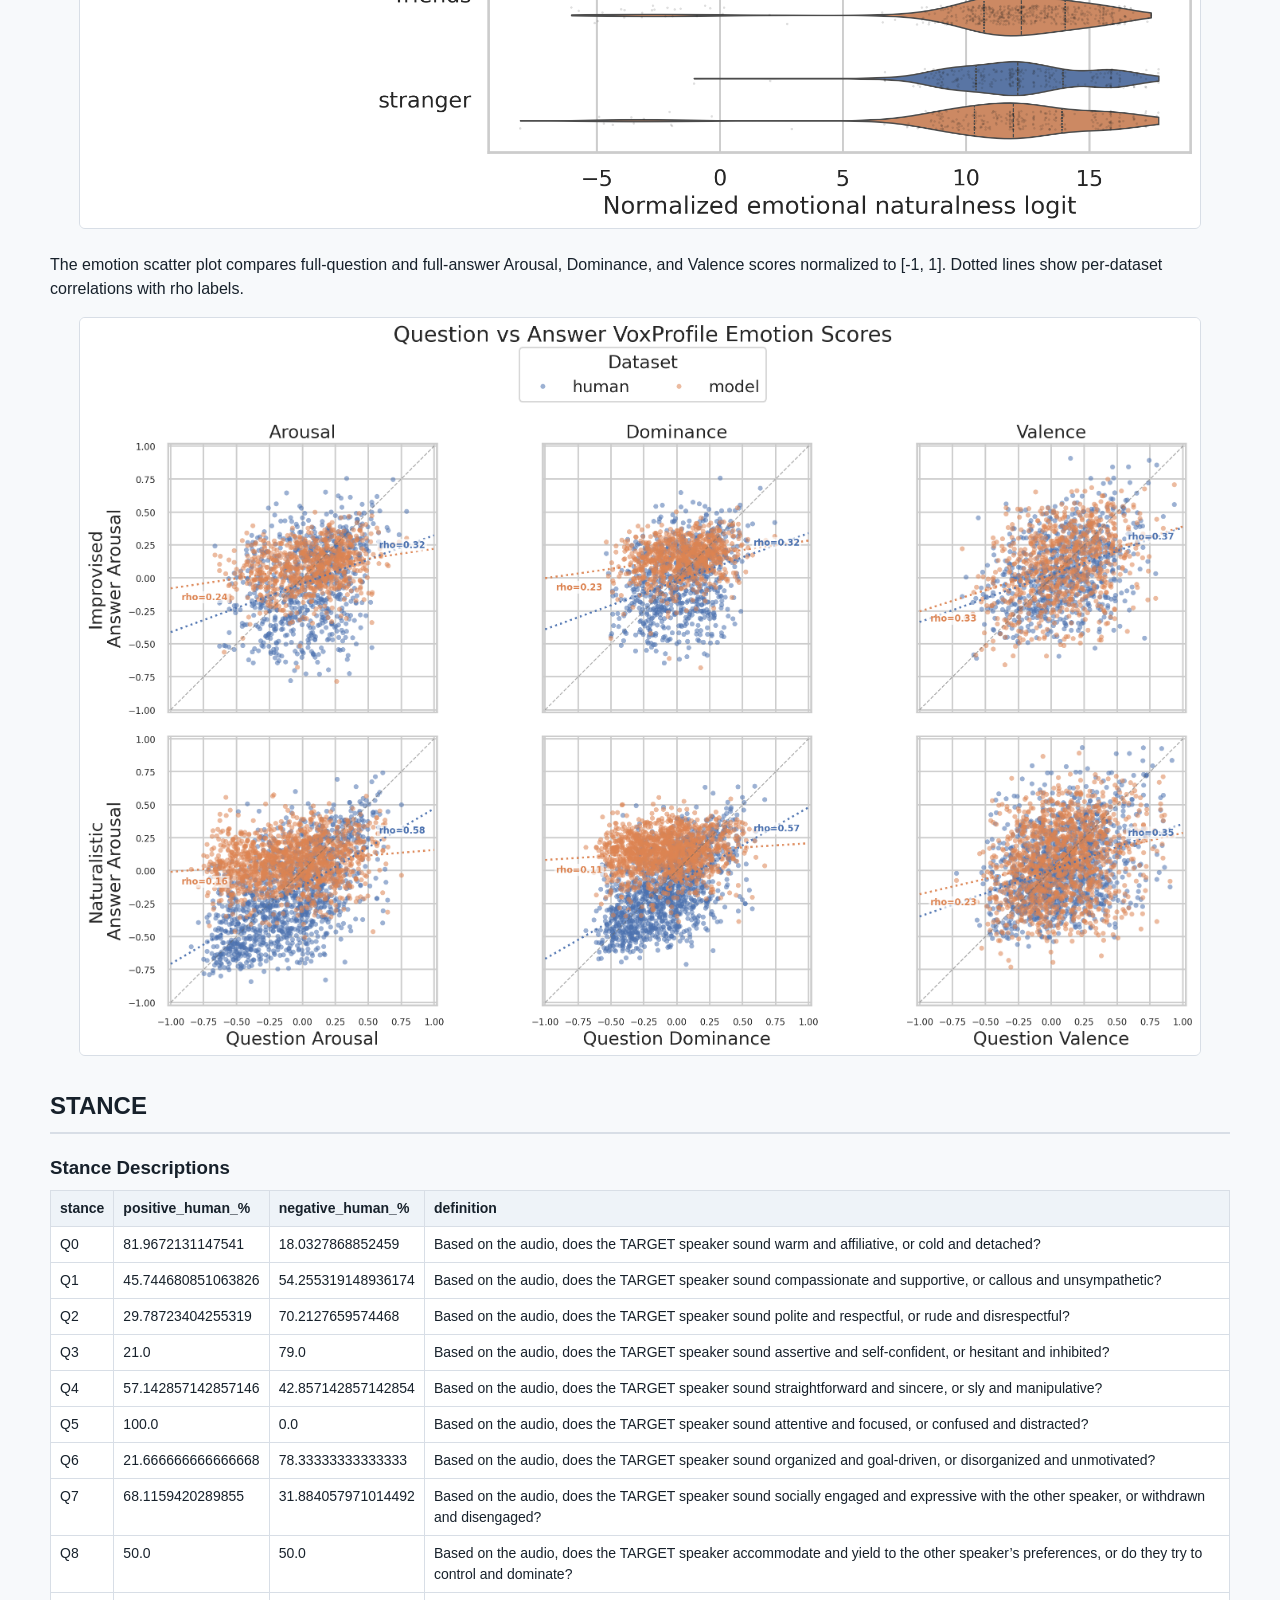
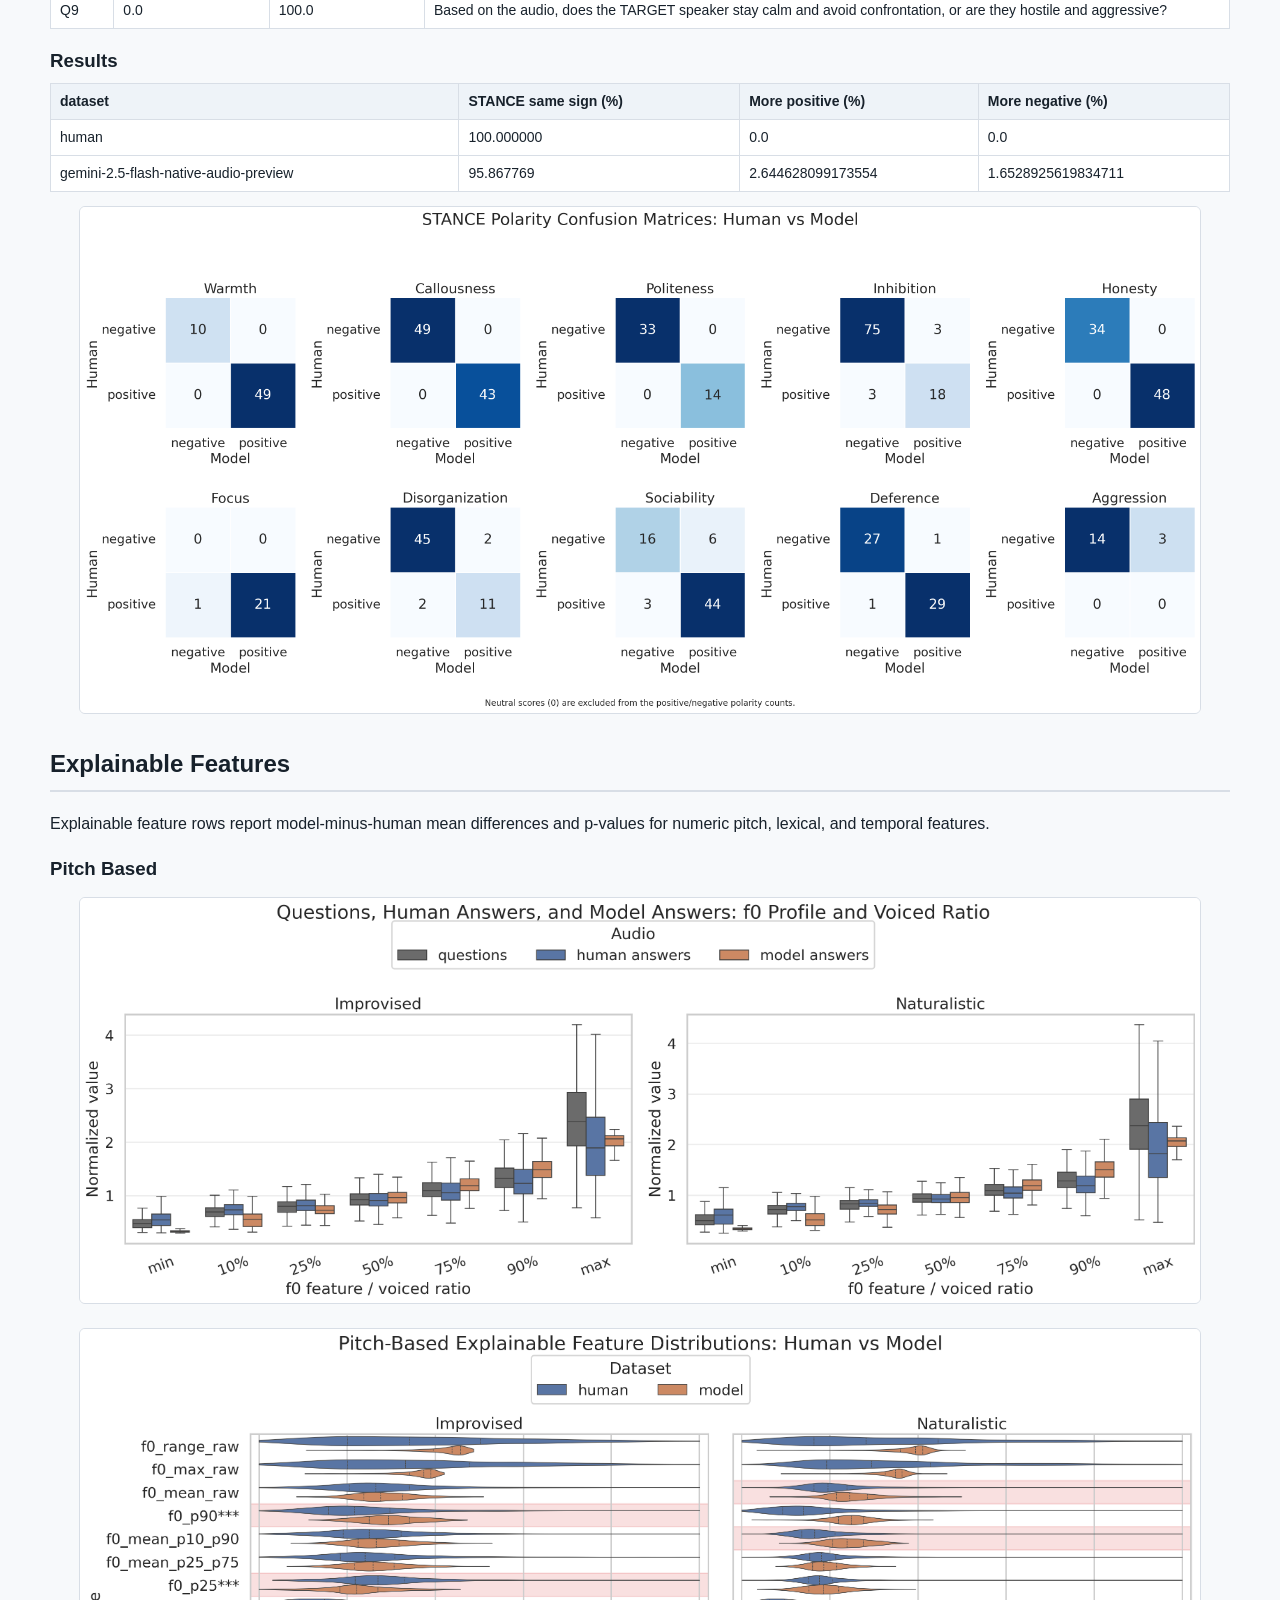
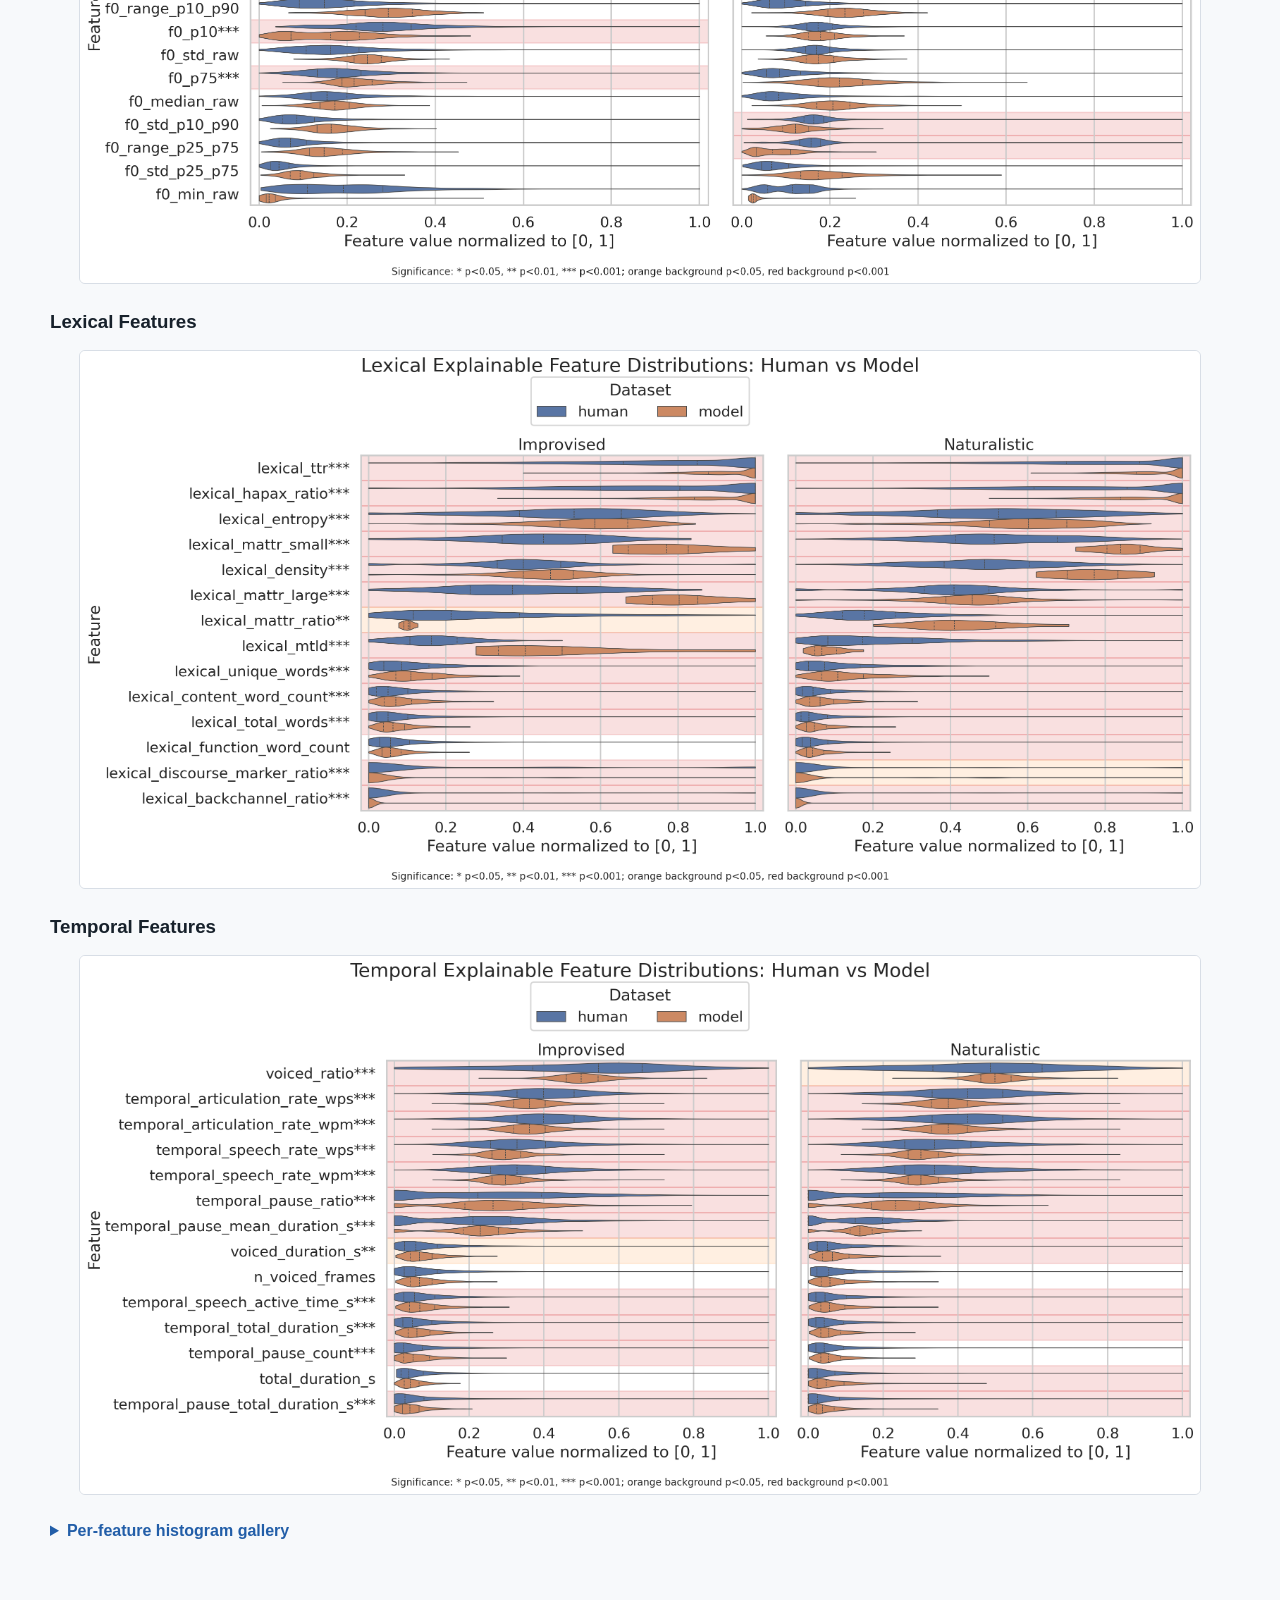
<file: reports/gemini-2.5-flash-native-audio-preview/detailed_report.html>
<!doctype html>
<html lang="en">
<head>
  <meta charset="utf-8">
  <meta name="viewport" content="width=device-width, initial-scale=1">
  <title>SPEARBench Detailed Report - gemini-2.5-flash-native-audio-preview</title>
  <style>
    :root { --ink:#17212b; --muted:#5b6773; --line:#d8dee6; --bg:#f7f9fb; --card:#ffffff; --accent:#225ea8; }
    body { margin:0; font-family: Arial, Helvetica, sans-serif; color:var(--ink); background:var(--bg); line-height:1.5; }
    header { padding:32px 44px; background:#0f2438; color:white; }
    header h1 { margin:0 0 8px 0; font-size:30px; }
    header p { margin:0; color:#dbe7f3; }
    main { max-width:1180px; margin:0 auto; padding:28px 24px 56px; }
    section { margin:0 0 32px; }
    h2 { margin-top:0; border-bottom:2px solid var(--line); padding-bottom:8px; }
    h3 { margin-bottom:8px; }
    .cards { display:grid; grid-template-columns:repeat(auto-fit,minmax(280px,1fr)); gap:16px; margin:18px 0; }
    .card { background:var(--card); border:1px solid var(--line); border-radius:8px; padding:16px; box-shadow:0 1px 2px rgba(0,0,0,0.04); }
    .setup-half-grid { display:grid; grid-template-columns:repeat(2,minmax(0,1fr)); gap:16px; align-items:start; margin-top:16px; }
    .setup-panel { min-width:0; overflow-x:auto; margin:0; }
    .setup-panel-data { width:100%; }
    .setup-panel h3 { margin-top:0; }
    .metric-table { width:100%; border-collapse:collapse; font-size:14px; background:white; }
    .metric-table th, .metric-table td { border:1px solid var(--line); padding:7px 9px; text-align:left; vertical-align:top; }
    .metric-table th { background:#eef3f8; font-weight:700; }
    .figure { width:100%; max-width:1120px; display:block; margin:14px auto 24px; border:1px solid var(--line); border-radius:6px; background:white; }
    .muted { color:var(--muted); }
    .summary-paragraph { background:white; border:1px solid var(--line); border-radius:8px; padding:16px; white-space:pre-wrap; }
    details { margin-top:16px; }
    summary { cursor:pointer; color:var(--accent); font-weight:700; margin-bottom:12px; }
    .gallery { display:grid; grid-template-columns:repeat(auto-fit,minmax(260px,1fr)); gap:14px; }
    .thumb { margin:0; background:white; border:1px solid var(--line); border-radius:6px; padding:8px; }
    .thumb img { width:100%; display:block; }
    .thumb figcaption { font-size:12px; color:var(--muted); padding-top:6px; word-break:break-word; }
    @media (max-width: 900px) { .setup-half-grid { grid-template-columns:1fr; } }
  </style>
</head>
<body>
<header>
  <h1>SPEARBench Detailed Report</h1>
  <p>Model: gemini-2.5-flash-native-audio-preview | Protocol: seamless_2t_2s_questions</p>
</header>
<main>
  <section>
    <h2>Summary paragraph</h2>
    <p class="summary-paragraph">For the seamless_2t_2s_questions protocol, gemini-2.5-flash-native-audio-preview shows strong language control, with answers staying overwhelmingly English and only tiny secondary-language spillover in both improvised and naturalistic data. Its turn-taking is broadly human-like but still less natural than the human baseline, because mean, tail, and dialog surprisal are consistently higher than human values across both subsets, while interruption metrics show essentially no interruptions for the model versus frequent interruptions in human dialogue. Dialect behavior indicates modest entrainment with nontrivial variability, though naturalistic interactions show slightly lower entrainment and slightly higher dialect variance than improvised ones. On stance, the model largely preserves the human sign pattern but is not fully aligned, with about 95.9% same-sign agreement and a small tendency to shift interpretations more positive or more negative than humans. The report also does not provide intelligibility/interruption findings beyond the interruption counts or any concrete explainable-feature conclusions, so those signals cannot be used to assess additional strengths or weaknesses here. Overall, the main tradeoff is very stable English speech and broadly human-like stance/dialect behavior versus a measurable gap in turn-taking naturalness and some sensitivity to dialect and affective interpretation.</p>
  </section>

  <section>
    <h2>Data, Models, and Setup</h2>
    <section class="setup-panel setup-panel-data"><h3>Data</h3><table class="metric-table"><thead><tr><th>metric</th><th>Improvised dev</th><th>Improvised test</th><th>Naturalistic dev</th><th>Naturalistic test</th><th>Total</th></tr></thead><tbody><tr><td>Unique human dialogues</td><td>270</td><td>181</td><td>480</td><td>511</td><td>1442</td></tr><tr><td>Selected dialogues</td><td>1165</td><td>994</td><td>1529</td><td>1731</td><td>5419</td></tr><tr><td>Hours of questions</td><td>4.78h</td><td>3.76h</td><td>6.76h</td><td>7.47h</td><td>22.77h</td></tr><tr><td>Hours of human answers</td><td>2.67h</td><td>2.29h</td><td>5.23h</td><td>4.36h</td><td>14.56h</td></tr><tr><td>Human total hours</td><td>7.45h</td><td>6.05h</td><td>12.00h</td><td>11.83h</td><td>37.33h</td></tr><tr><td>Hours of generated answers</td><td>2.06h</td><td>1.79h</td><td>3.12h</td><td>3.21h</td><td>10.19h</td></tr><tr><td>Mean human answer length</td><td>8.26s</td><td>8.28s</td><td>12.32s</td><td>9.07s</td><td></td></tr><tr><td>Mean generated answer length</td><td>6.40s</td><td>6.52s</td><td>7.40s</td><td>6.72s</td><td></td></tr></tbody></table></section><div class="setup-half-grid"><section class="setup-panel"><h3>Models</h3><table class="metric-table"><thead><tr><th>parameter</th><th>value</th></tr></thead><tbody><tr><td>LLM model used for inference</td><td>gemini-2.5-flash-native-audio-preview</td></tr><tr><td>ASR models used</td><td>Qwen3-ASR-0.6B, whisper-large-v3</td></tr><tr><td>Language ID model</td><td>facebook/mms-lid-126</td></tr><tr><td>Dialect ID model</td><td>tiantiaf/voxlect-english-dialect-whisper-large-v3</td></tr><tr><td>LLM used for stance</td><td>gpt-audio-1.5</td></tr><tr><td>Statistical tests used for p-values</td><td>Mann-Whitney U Test</td></tr><tr><td>UTMOS model</td><td>tarepan/SpeechMOS:v1.2.0 utmos22_strong</td></tr><tr><td>VAD model</td><td>silero-vad</td></tr></tbody></table></section>
<section class="setup-panel"><h3>Setup</h3><table class="metric-table"><thead><tr><th>parameter</th><th>value</th></tr></thead><tbody><tr><td>protocol</td><td>seamless_2t_2s_questions</td></tr><tr><td>selection_method</td><td>end_with_question</td></tr><tr><td>min_turns</td><td>2</td></tr><tr><td>min_speakers</td><td>2</td></tr><tr><td>splits</td><td>dev,test</td></tr><tr><td>subsets</td><td>improvised,naturalistic</td></tr><tr><td>data_root</td><td>data/seamless_2t_2s_questions</td></tr><tr><td>results_root</td><td>results/seamless_2t_2s_questions</td></tr></tbody></table></section></div>
  </section>

  <section>
    <h2>Intelligibility and Interruption Metrics</h2>
    <table class="dataframe metric-table">
  <thead>
    <tr style="text-align: right;">
      <th>Metric</th>
      <th>System</th>
      <th>model_mean_naturalistic</th>
      <th>human_mean_naturalistic</th>
      <th>model_mean_improvised</th>
      <th>human_mean_improvised</th>
    </tr>
  </thead>
  <tbody>
    <tr>
      <td>CER</td>
      <td>Qwen3-ASR-0.6B</td>
      <td>78.39</td>
      <td>19.70</td>
      <td>77.82</td>
      <td>16.27</td>
    </tr>
    <tr>
      <td>CER</td>
      <td>whisper-large-v3</td>
      <td>78.33</td>
      <td>17.13</td>
      <td>77.74</td>
      <td>13.99</td>
    </tr>
    <tr>
      <td>WER</td>
      <td>Qwen3-ASR-0.6B</td>
      <td>76.99</td>
      <td>32.24</td>
      <td>76.30</td>
      <td>28.28</td>
    </tr>
    <tr>
      <td>WER</td>
      <td>whisper-large-v3</td>
      <td>76.60</td>
      <td>25.42</td>
      <td>75.78</td>
      <td>20.11</td>
    </tr>
    <tr>
      <td>UTMOS</td>
      <td></td>
      <td>3.6846</td>
      <td>2.1655</td>
      <td>3.7837</td>
      <td>2.3207</td>
    </tr>
    <tr>
      <td>latency</td>
      <td></td>
      <td>178.4428</td>
      <td>929.6360</td>
      <td>152.2267</td>
      <td>415.3924</td>
    </tr>
    <tr>
      <td>average number of interruptions per dialogues</td>
      <td></td>
      <td>0.00</td>
      <td>0.50</td>
      <td>0.00</td>
      <td>0.55</td>
    </tr>
    <tr>
      <td>interrupted time (s)</td>
      <td></td>
      <td>0.000</td>
      <td>0.520</td>
      <td>0.000</td>
      <td>0.522</td>
    </tr>
    <tr>
      <td>number of dialogues with interruption</td>
      <td></td>
      <td>0/1721</td>
      <td>545/1731</td>
      <td>0/988</td>
      <td>377/994</td>
    </tr>
  </tbody>
</table>
    <img class="figure" src="graphs/basic_metrics.png" alt="Intelligibility and interruption metric histograms with KDE" loading="lazy">
    <details open><summary>Basic metric histogram gallery</summary><div class="gallery"><figure class="thumb"><img src="graphs/basic_metric_graphs/CER.png" alt="CER" loading="lazy"></figure>
<figure class="thumb"><img src="graphs/basic_metric_graphs/UTMOS.png" alt="UTMOS" loading="lazy"></figure>
<figure class="thumb"><img src="graphs/basic_metric_graphs/WER.png" alt="WER" loading="lazy"></figure>
<figure class="thumb"><img src="graphs/basic_metric_graphs/latency.png" alt="latency" loading="lazy"></figure></div></details>
  </section>

  <section>
    <h2>Turn Taking Surprisal</h2>
    <table class="dataframe metric-table">
  <thead>
    <tr style="text-align: right;">
      <th>metric</th>
      <th>model - improvised</th>
      <th>model - naturalistic</th>
      <th>human - improvised</th>
      <th>human - naturalistic</th>
    </tr>
  </thead>
  <tbody>
    <tr>
      <td>mean_nll</td>
      <td>4.797</td>
      <td>4.688</td>
      <td>4.439</td>
      <td>4.525</td>
    </tr>
    <tr>
      <td>tail_nll</td>
      <td>5.86</td>
      <td>5.917</td>
      <td>5.286</td>
      <td>5.598</td>
    </tr>
    <tr>
      <td>dialog_nll</td>
      <td>5.328</td>
      <td>5.303</td>
      <td>4.862</td>
      <td>5.061</td>
    </tr>
    <tr>
      <td>naturalness_score</td>
      <td>5.328</td>
      <td>5.303</td>
      <td>4.862</td>
      <td>5.061</td>
    </tr>
  </tbody>
</table>
    <img class="figure" src="graphs/turntaking_surprisal.png" alt="Turn-taking surprisal metric violin plots" loading="lazy">
  </section>

  <section>
    <h2>Language and Dialect ID</h2>
    <table class="dataframe metric-table">
  <thead>
    <tr style="text-align: right;">
      <th>subset</th>
      <th>% Eng in models' answers</th>
      <th>% Eng in human answers</th>
      <th>second most spoken language in models' answers</th>
      <th>percentage 2nd language in models' answers</th>
      <th>second most spoken language in human answers</th>
      <th>percentage 2nd language in human answers</th>
    </tr>
  </thead>
  <tbody>
    <tr>
      <td>improvised</td>
      <td>99.896587</td>
      <td>99.73545</td>
      <td>mlg</td>
      <td>0.103413</td>
      <td>Vietnamese</td>
      <td>0.088183</td>
    </tr>
    <tr>
      <td>naturalistic</td>
      <td>99.527745</td>
      <td>99.01332</td>
      <td>Japanese</td>
      <td>0.177096</td>
      <td>dan</td>
      <td>0.345338</td>
    </tr>
  </tbody>
</table>
    <table class="dataframe metric-table">
  <thead>
    <tr style="text-align: right;">
      <th>Subset</th>
      <th>Question/Answer</th>
      <th>East Asia</th>
      <th>English</th>
      <th>Germanic</th>
      <th>Irish</th>
      <th>North America</th>
      <th>Northern Irish</th>
      <th>Oceania</th>
      <th>Other</th>
      <th>Romance</th>
      <th>Scottish</th>
      <th>Semitic</th>
      <th>Slavic</th>
      <th>South African</th>
      <th>Southeast Asia</th>
      <th>South Asia</th>
      <th>Welsh</th>
    </tr>
  </thead>
  <tbody>
    <tr>
      <td>improvised</td>
      <td>Question</td>
      <td>0.404858</td>
      <td>0.000000</td>
      <td>0.101215</td>
      <td>5.870445</td>
      <td>80.769231</td>
      <td>0.0</td>
      <td>0.101215</td>
      <td>0.000000</td>
      <td>9.412955</td>
      <td>0.101215</td>
      <td>0.101215</td>
      <td>0.303644</td>
      <td>0.000000</td>
      <td>0.506073</td>
      <td>0.101215</td>
      <td>0.0</td>
    </tr>
    <tr>
      <td>improvised</td>
      <td>Answer</td>
      <td>0.414079</td>
      <td>0.000000</td>
      <td>0.000000</td>
      <td>0.103520</td>
      <td>95.548654</td>
      <td>0.0</td>
      <td>0.000000</td>
      <td>0.310559</td>
      <td>0.414079</td>
      <td>0.000000</td>
      <td>0.000000</td>
      <td>0.000000</td>
      <td>0.000000</td>
      <td>3.209110</td>
      <td>0.000000</td>
      <td>0.0</td>
    </tr>
    <tr>
      <td>naturalistic</td>
      <td>Question</td>
      <td>2.033701</td>
      <td>0.464846</td>
      <td>0.348635</td>
      <td>4.532249</td>
      <td>71.237653</td>
      <td>0.0</td>
      <td>0.232423</td>
      <td>0.174317</td>
      <td>16.211505</td>
      <td>0.174317</td>
      <td>0.348635</td>
      <td>0.174317</td>
      <td>0.290529</td>
      <td>1.394538</td>
      <td>0.348635</td>
      <td>0.0</td>
    </tr>
    <tr>
      <td>naturalistic</td>
      <td>Answer</td>
      <td>0.296560</td>
      <td>0.059312</td>
      <td>0.000000</td>
      <td>0.118624</td>
      <td>96.144721</td>
      <td>0.0</td>
      <td>0.177936</td>
      <td>0.118624</td>
      <td>0.415184</td>
      <td>0.000000</td>
      <td>0.000000</td>
      <td>0.000000</td>
      <td>0.000000</td>
      <td>2.609727</td>
      <td>0.059312</td>
      <td>0.0</td>
    </tr>
  </tbody>
</table>
    <h3>Dialectal Metrics</h3>
    <table class="dataframe metric-table">
  <thead>
    <tr style="text-align: right;">
      <th>subset</th>
      <th>metric</th>
      <th>mean_diff</th>
      <th>n</th>
      <th>detail</th>
    </tr>
  </thead>
  <tbody>
    <tr>
      <td>improvised</td>
      <td>Dialectal entrainment</td>
      <td>0.5313</td>
      <td>948</td>
      <td>computed from dialect_logits.csv question_log_logits and answer_log_logits</td>
    </tr>
    <tr>
      <td>improvised</td>
      <td>Dialectal variance</td>
      <td>123.7753</td>
      <td>948</td>
      <td>computed from dialect_logits.csv question_log_logits and answer_log_logits</td>
    </tr>
    <tr>
      <td>naturalistic</td>
      <td>Dialectal entrainment</td>
      <td>0.4981</td>
      <td>1644</td>
      <td>computed from dialect_logits.csv question_log_logits and answer_log_logits</td>
    </tr>
    <tr>
      <td>naturalistic</td>
      <td>Dialectal variance</td>
      <td>127.7142</td>
      <td>1644</td>
      <td>computed from dialect_logits.csv question_log_logits and answer_log_logits</td>
    </tr>
  </tbody>
</table>
    <img class="figure" src="graphs/dialect_confusion.png" alt="Dialect question-to-answer confusion matrix" loading="lazy">
    <img class="figure" src="graphs/dialect_scores.png" alt="Dialect score spider profiles for question and answer fields" loading="lazy">
  </section>

  <section>
    <h2>Emotional Naturalness</h2>
    <img class="figure" src="graphs/emo_naturalness.png" alt="Emotional naturalness distributions" loading="lazy">
    <p>The relationship violin plot breaks naturalistic emotional naturalness logits down by relationship label.</p>
    <img class="figure" src="graphs/emo_naturalness_by_relationship.png" alt="Naturalistic emotional naturalness violins by relationship" loading="lazy">
    <p>The emotion scatter plot compares full-question and full-answer Arousal, Dominance, and Valence scores normalized to [-1, 1]. Dotted lines show per-dataset correlations with rho labels.</p>
    <img class="figure" src="graphs/emotion_scatter.png" alt="Question-answer Arousal, Dominance, and Valence scatter plots" loading="lazy">
  </section>

  <section>
    <h2>STANCE</h2>
    <h3>Stance Descriptions</h3>
    <table class="dataframe metric-table">
  <thead>
    <tr style="text-align: right;">
      <th>stance</th>
      <th>positive_human_%</th>
      <th>negative_human_%</th>
      <th>definition</th>
    </tr>
  </thead>
  <tbody>
    <tr>
      <td>Q0</td>
      <td>81.9672131147541</td>
      <td>18.0327868852459</td>
      <td>Based on the audio, does the TARGET speaker sound warm and affiliative, or cold and detached?</td>
    </tr>
    <tr>
      <td>Q1</td>
      <td>45.744680851063826</td>
      <td>54.255319148936174</td>
      <td>Based on the audio, does the TARGET speaker sound compassionate and supportive, or callous and unsympathetic?</td>
    </tr>
    <tr>
      <td>Q2</td>
      <td>29.78723404255319</td>
      <td>70.2127659574468</td>
      <td>Based on the audio, does the TARGET speaker sound polite and respectful, or rude and disrespectful?</td>
    </tr>
    <tr>
      <td>Q3</td>
      <td>21.0</td>
      <td>79.0</td>
      <td>Based on the audio, does the TARGET speaker sound assertive and self-confident, or hesitant and inhibited?</td>
    </tr>
    <tr>
      <td>Q4</td>
      <td>57.142857142857146</td>
      <td>42.857142857142854</td>
      <td>Based on the audio, does the TARGET speaker sound straightforward and sincere, or sly and manipulative?</td>
    </tr>
    <tr>
      <td>Q5</td>
      <td>100.0</td>
      <td>0.0</td>
      <td>Based on the audio, does the TARGET speaker sound attentive and focused, or confused and distracted?</td>
    </tr>
    <tr>
      <td>Q6</td>
      <td>21.666666666666668</td>
      <td>78.33333333333333</td>
      <td>Based on the audio, does the TARGET speaker sound organized and goal-driven, or disorganized and unmotivated?</td>
    </tr>
    <tr>
      <td>Q7</td>
      <td>68.1159420289855</td>
      <td>31.884057971014492</td>
      <td>Based on the audio, does the TARGET speaker sound socially engaged and expressive with the other speaker, or withdrawn and disengaged?</td>
    </tr>
    <tr>
      <td>Q8</td>
      <td>50.0</td>
      <td>50.0</td>
      <td>Based on the audio, does the TARGET speaker accommodate and yield to the other speaker’s preferences, or do they try to control and dominate?</td>
    </tr>
    <tr>
      <td>Q9</td>
      <td>0.0</td>
      <td>100.0</td>
      <td>Based on the audio, does the TARGET speaker stay calm and avoid confrontation, or are they hostile and aggressive?</td>
    </tr>
  </tbody>
</table>
    <h3>Results</h3>
    <table class="dataframe metric-table">
  <thead>
    <tr style="text-align: right;">
      <th>dataset</th>
      <th>STANCE same sign (%)</th>
      <th>More positive (%)</th>
      <th>More negative (%)</th>
    </tr>
  </thead>
  <tbody>
    <tr>
      <td>human</td>
      <td>100.000000</td>
      <td>0.0</td>
      <td>0.0</td>
    </tr>
    <tr>
      <td>gemini-2.5-flash-native-audio-preview</td>
      <td>95.867769</td>
      <td>2.644628099173554</td>
      <td>1.6528925619834711</td>
    </tr>
  </tbody>
</table>
    <img class="figure" src="graphs/stances.png" alt="STANCE score distributions" loading="lazy">
  </section>

  <section>
    <h2>Explainable Features</h2>
    <p>Explainable feature rows report model-minus-human mean differences and p-values for numeric pitch, lexical, and temporal features.</p>
    <h3>Pitch Based</h3>
    <img class="figure" src="graphs/f0_question_answer_boxplot.png" alt="Questions, human answers, and model answers f0 profile box plot" loading="lazy">
    <img class="figure" src="graphs/explainables_pitch.png" alt="Pitch-based explainable feature violin plots" loading="lazy">
    <h3>Lexical Features</h3>
    <img class="figure" src="graphs/explainables_lexical.png" alt="Lexical explainable feature violin plots" loading="lazy">
    <h3>Temporal Features</h3>
    <img class="figure" src="graphs/explainables_temporal.png" alt="Temporal explainable feature violin plots" loading="lazy">
    <details><summary>Per-feature histogram gallery</summary><div class="gallery"><figure class="thumb"><img src="graphs/feat_graphs/f0_p10.png" alt="f0_p10" loading="lazy"><figcaption>f0_p10</figcaption></figure>
<figure class="thumb"><img src="graphs/feat_graphs/f0_p25.png" alt="f0_p25" loading="lazy"><figcaption>f0_p25</figcaption></figure>
<figure class="thumb"><img src="graphs/feat_graphs/f0_p75.png" alt="f0_p75" loading="lazy"><figcaption>f0_p75</figcaption></figure>
<figure class="thumb"><img src="graphs/feat_graphs/f0_p90.png" alt="f0_p90" loading="lazy"><figcaption>f0_p90</figcaption></figure>
<figure class="thumb"><img src="graphs/feat_graphs/total_duration_s.png" alt="total_duration_s" loading="lazy"><figcaption>total_duration_s</figcaption></figure>
<figure class="thumb"><img src="graphs/feat_graphs/voiced_duration_s.png" alt="voiced_duration_s" loading="lazy"><figcaption>voiced_duration_s</figcaption></figure>
<figure class="thumb"><img src="graphs/feat_graphs/voiced_ratio.png" alt="voiced_ratio" loading="lazy"><figcaption>voiced_ratio</figcaption></figure></div></details>
  </section>
</main>
</body>
</html>
</file>
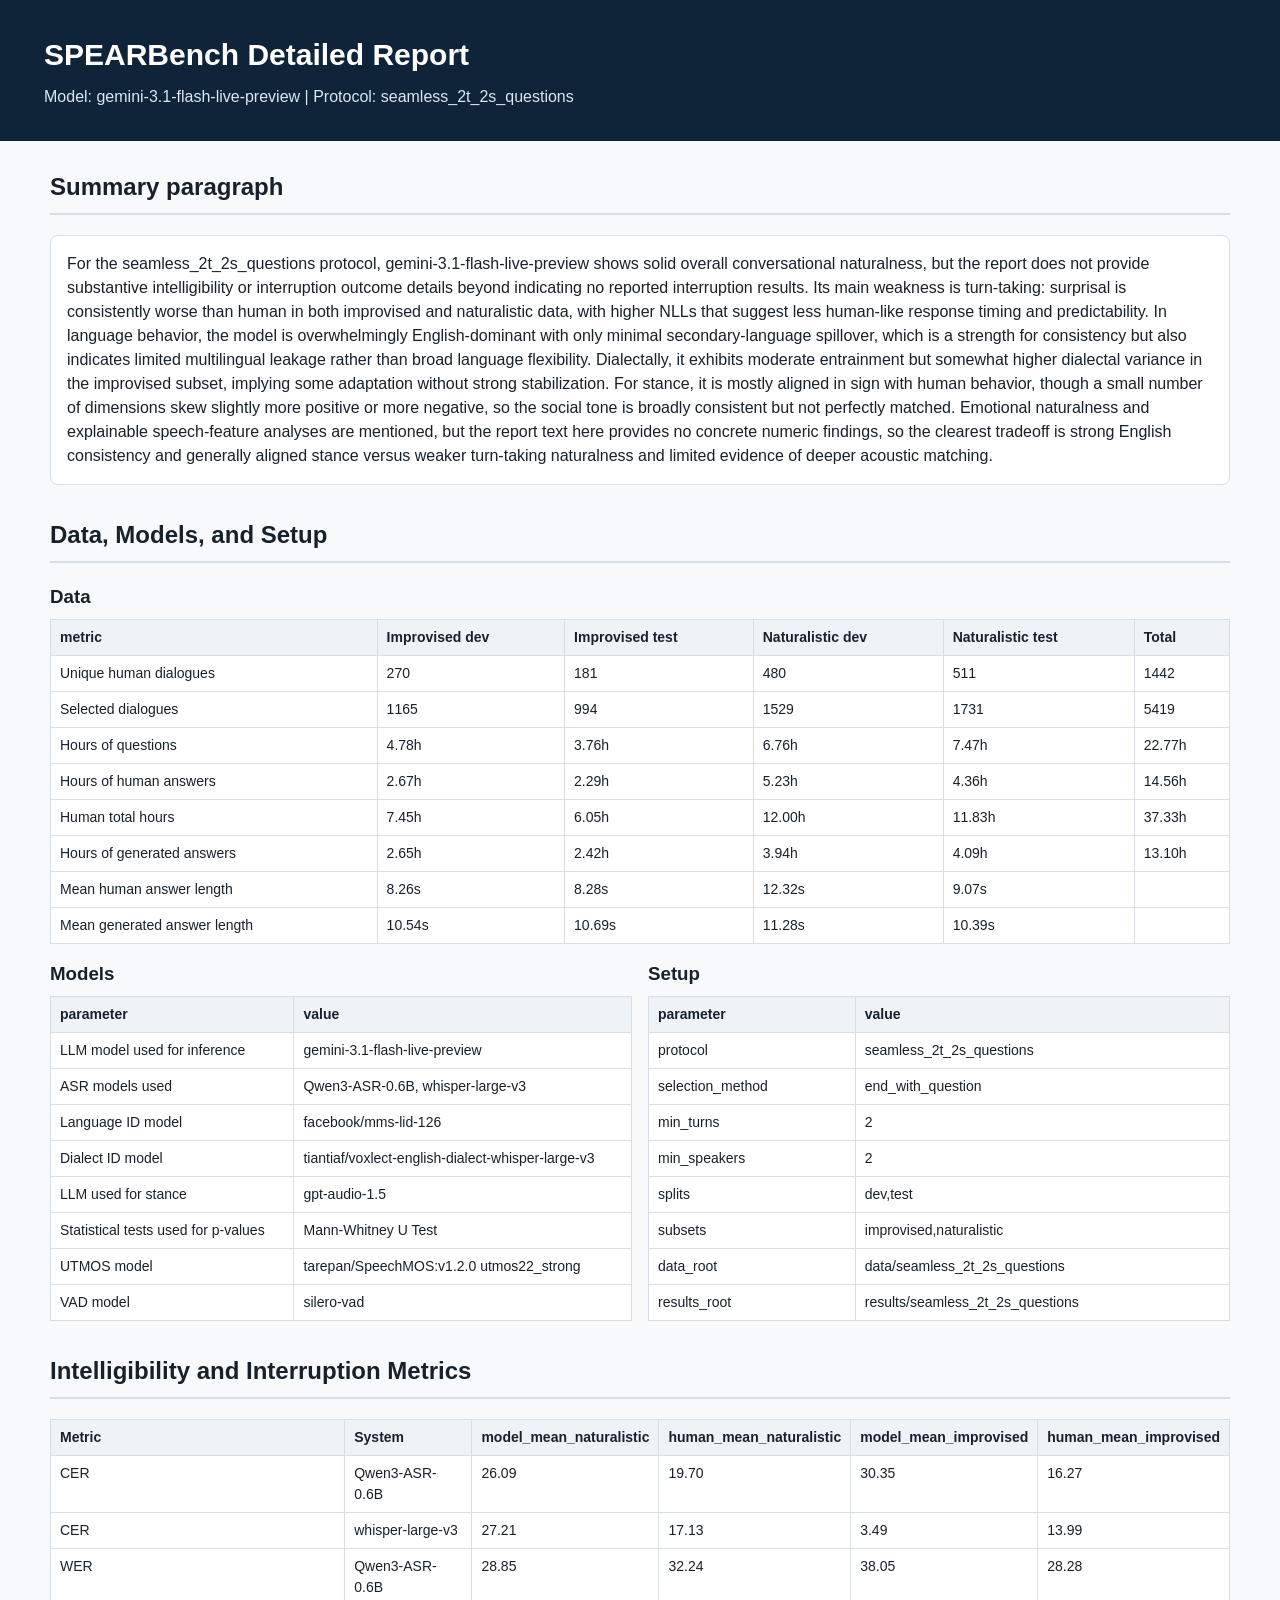
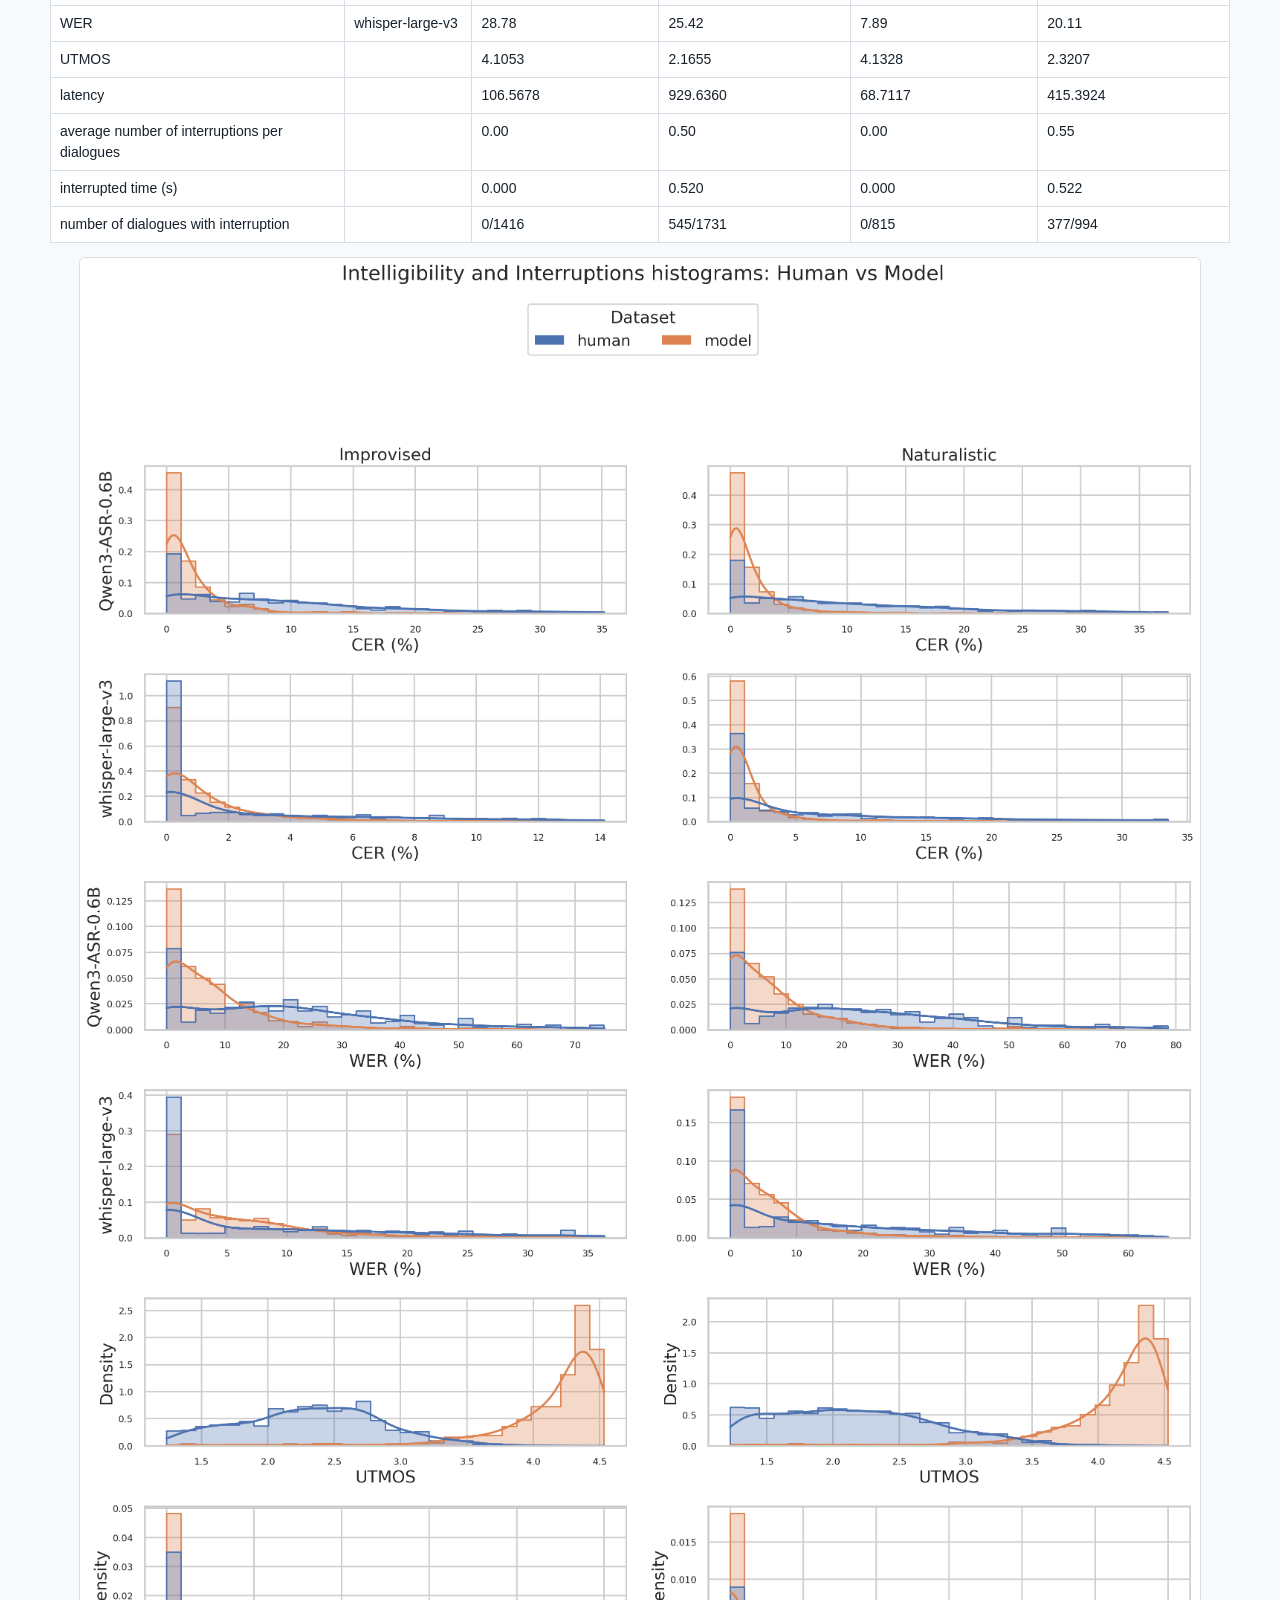
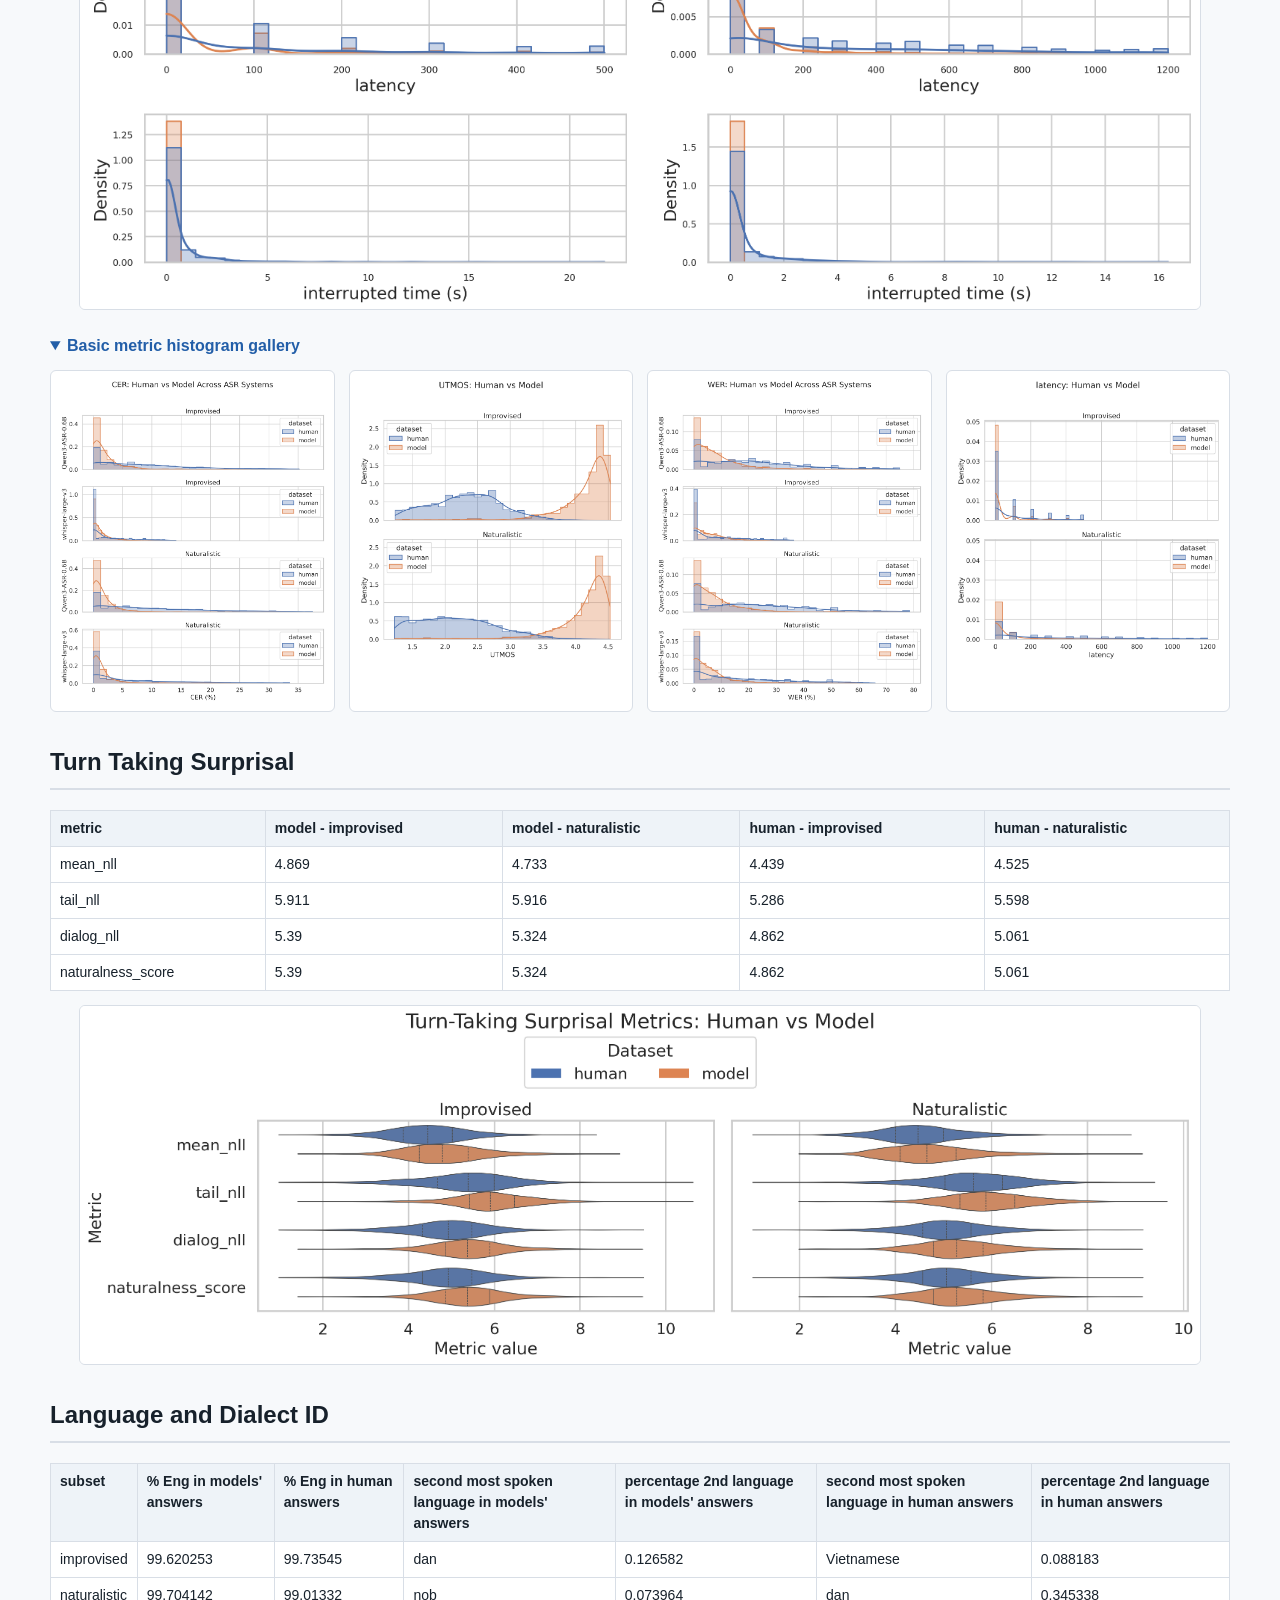
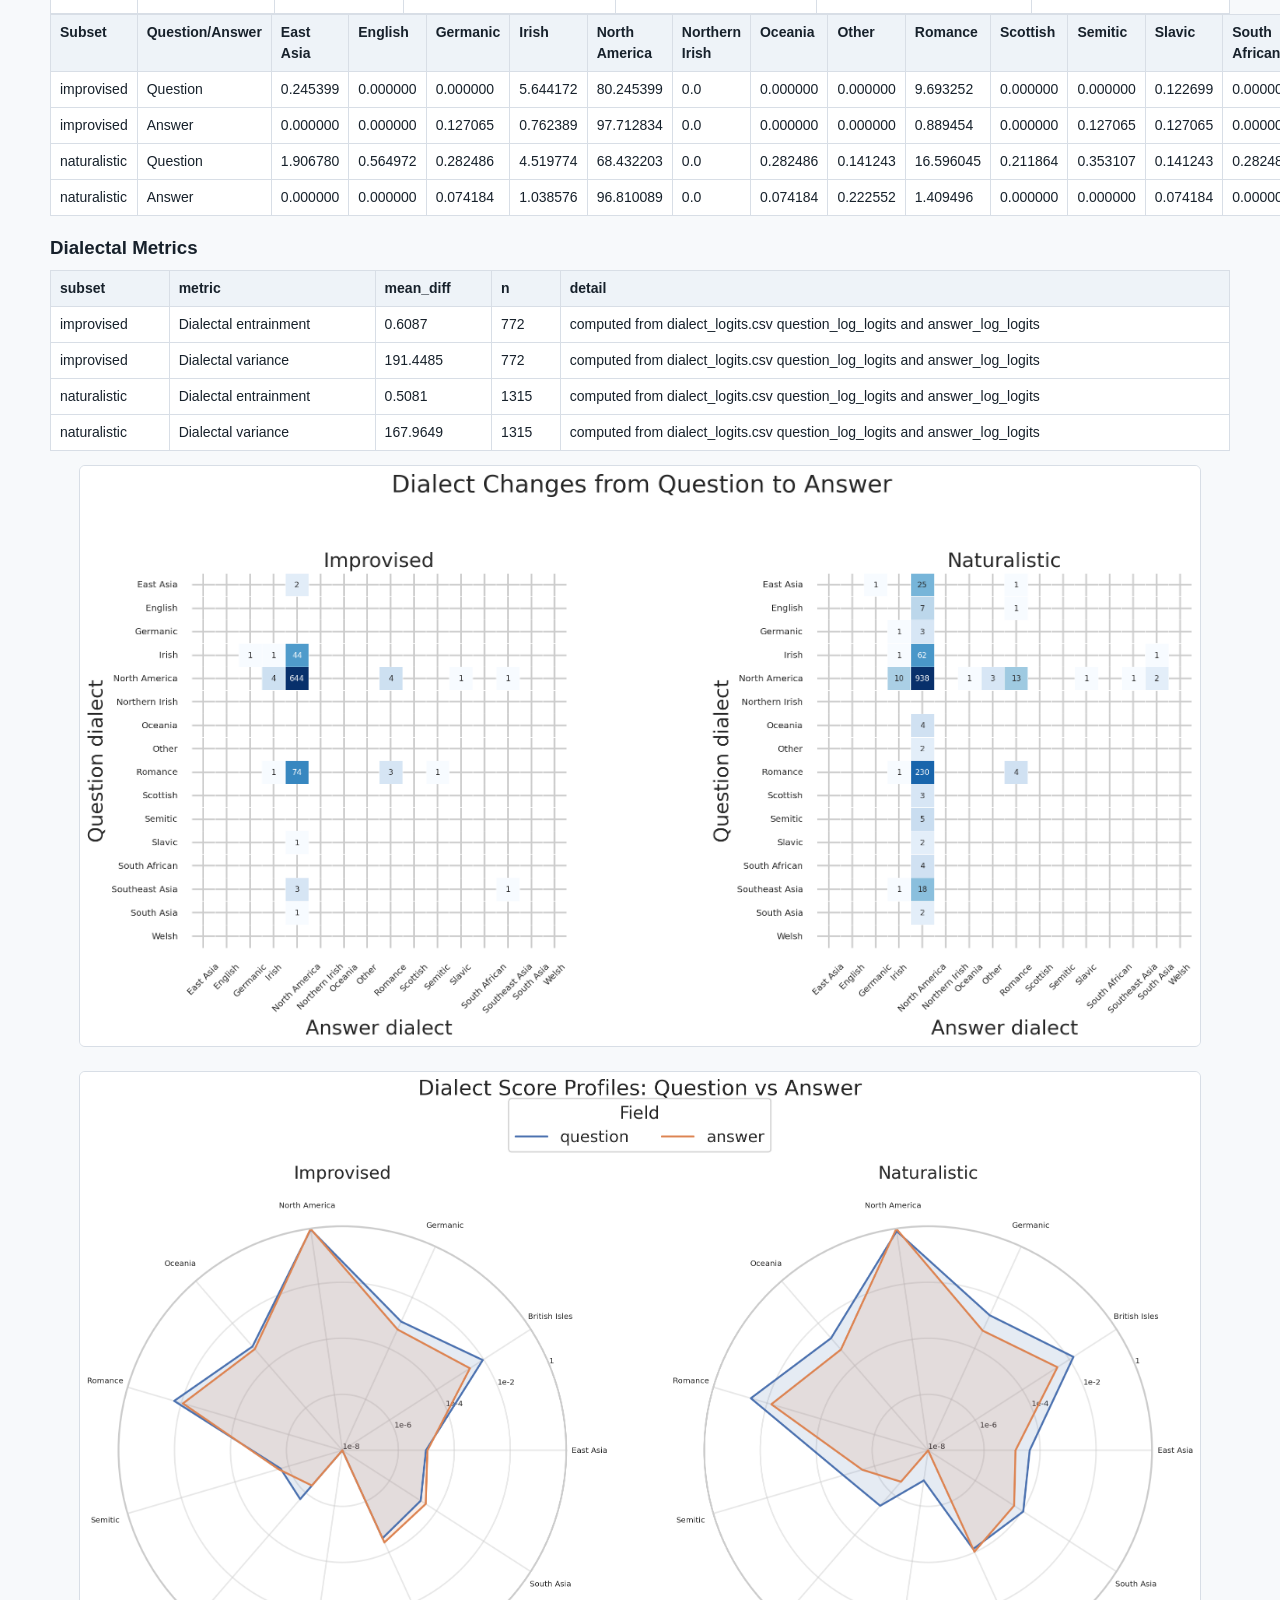
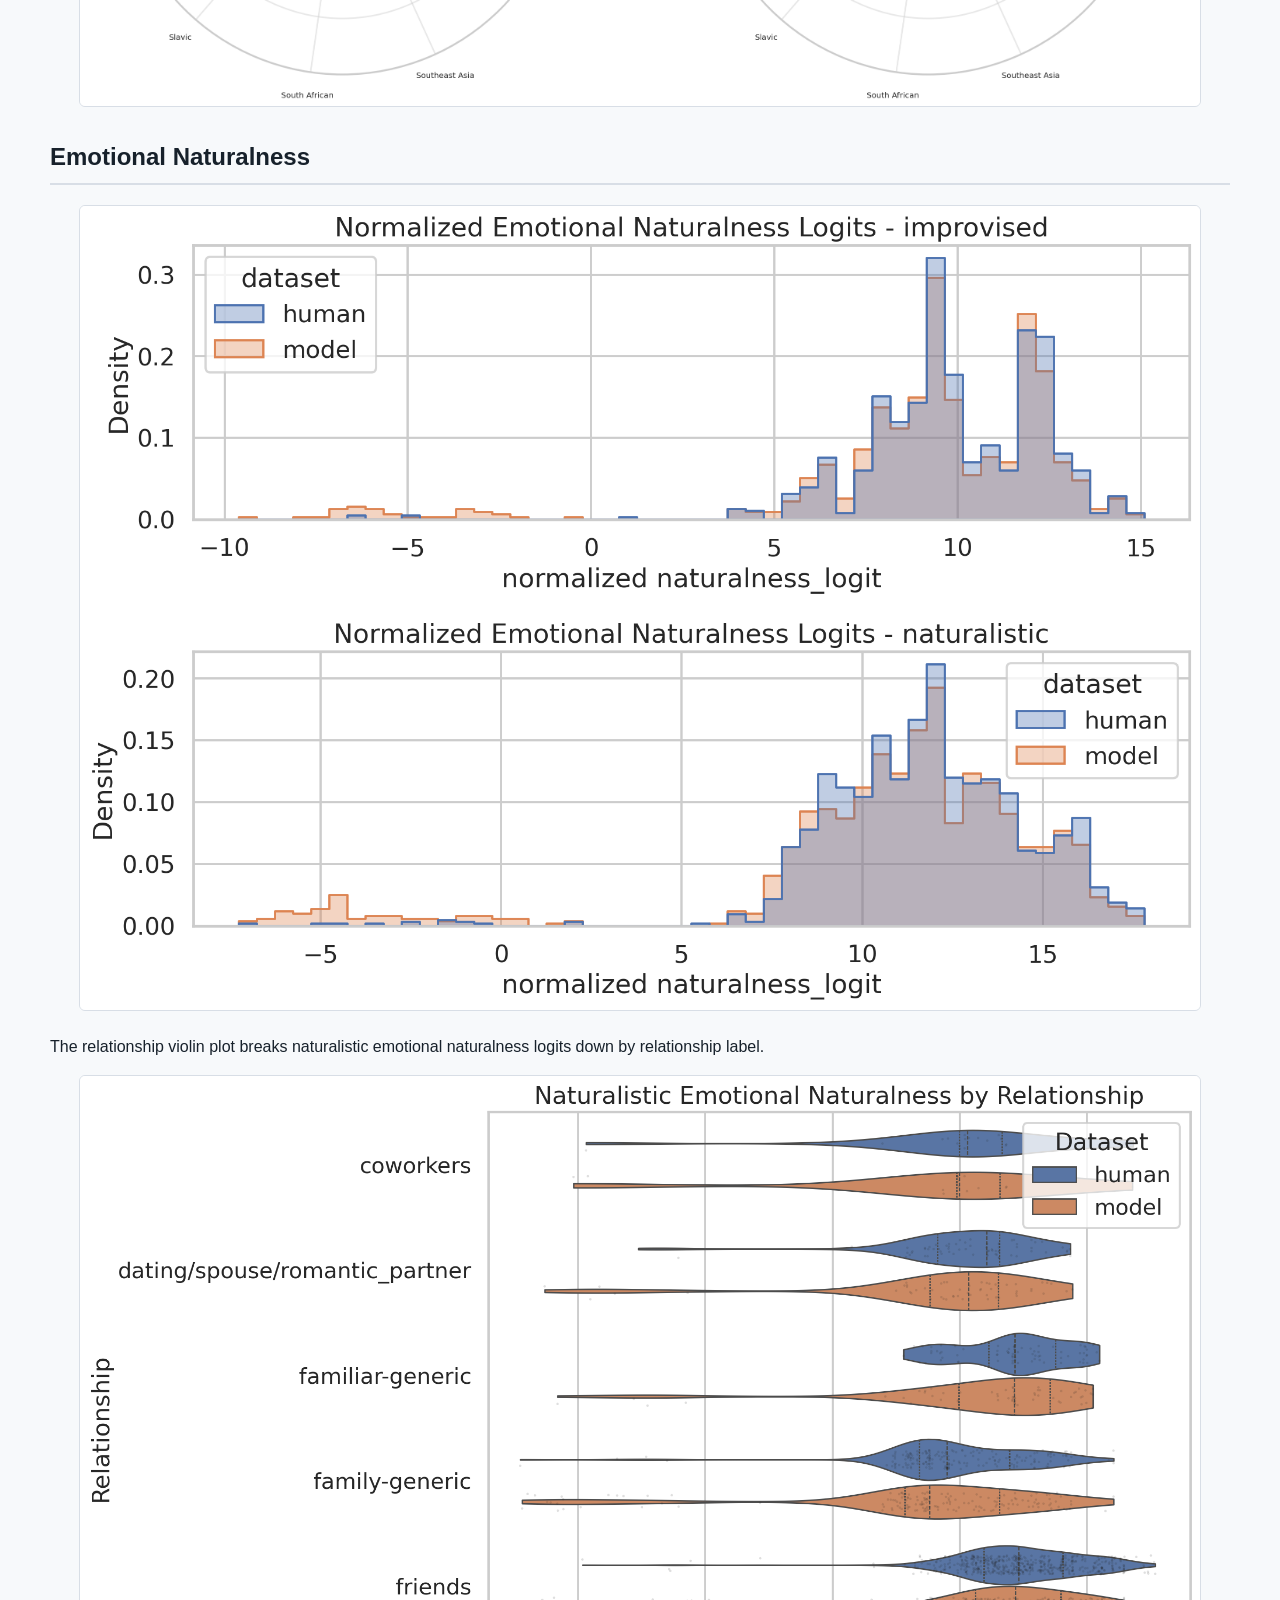
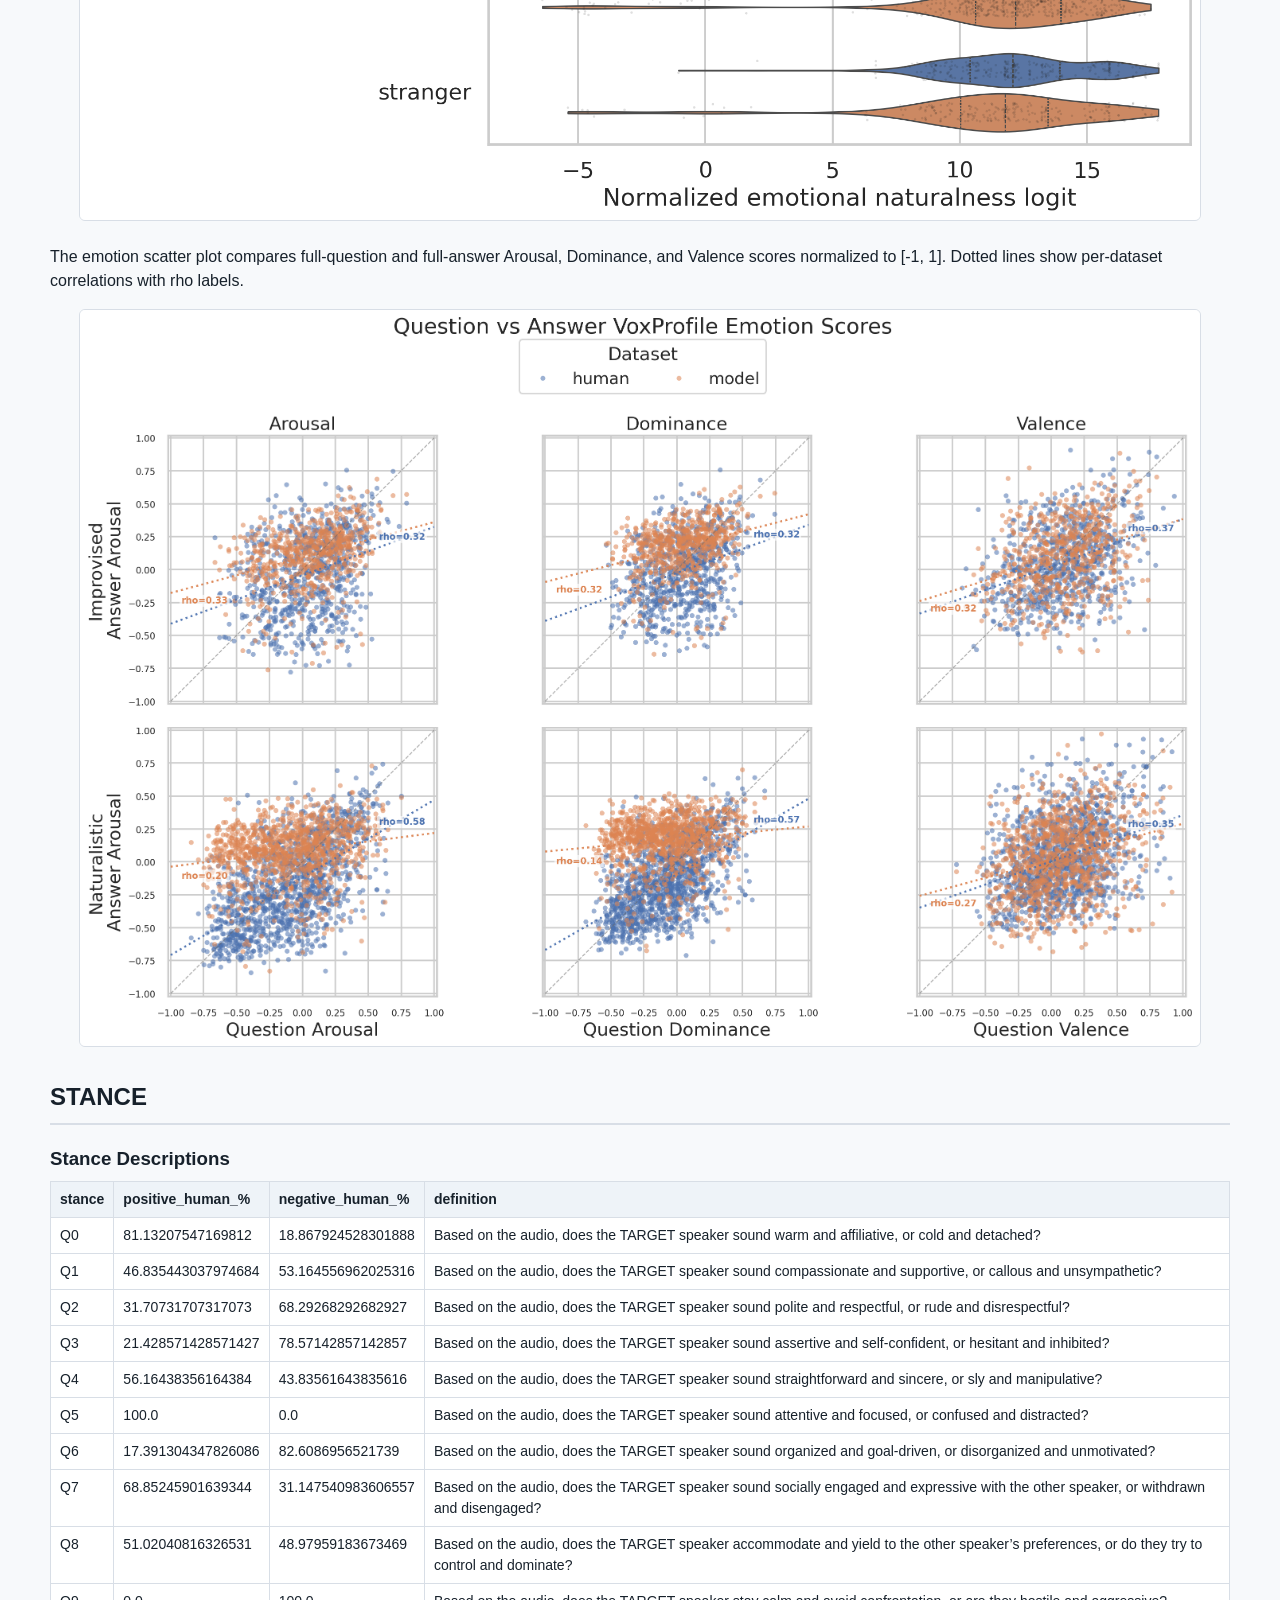
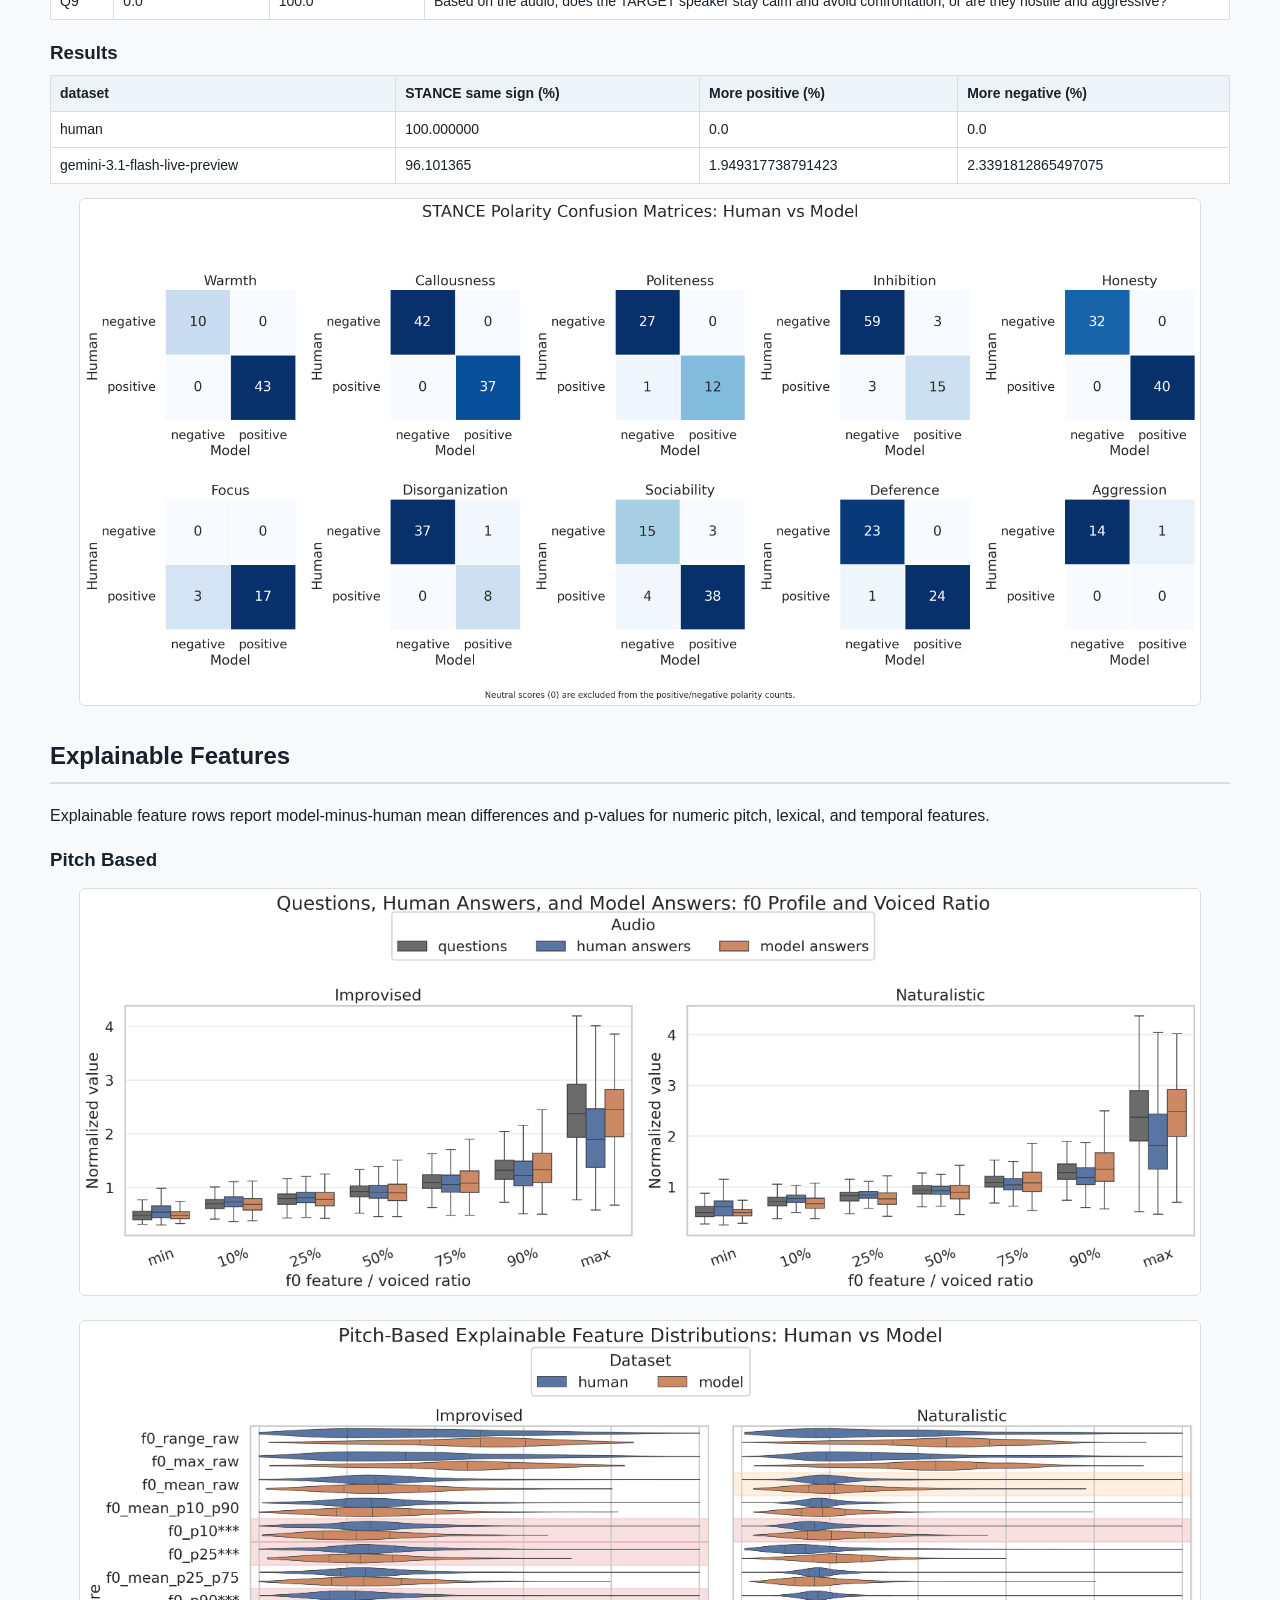
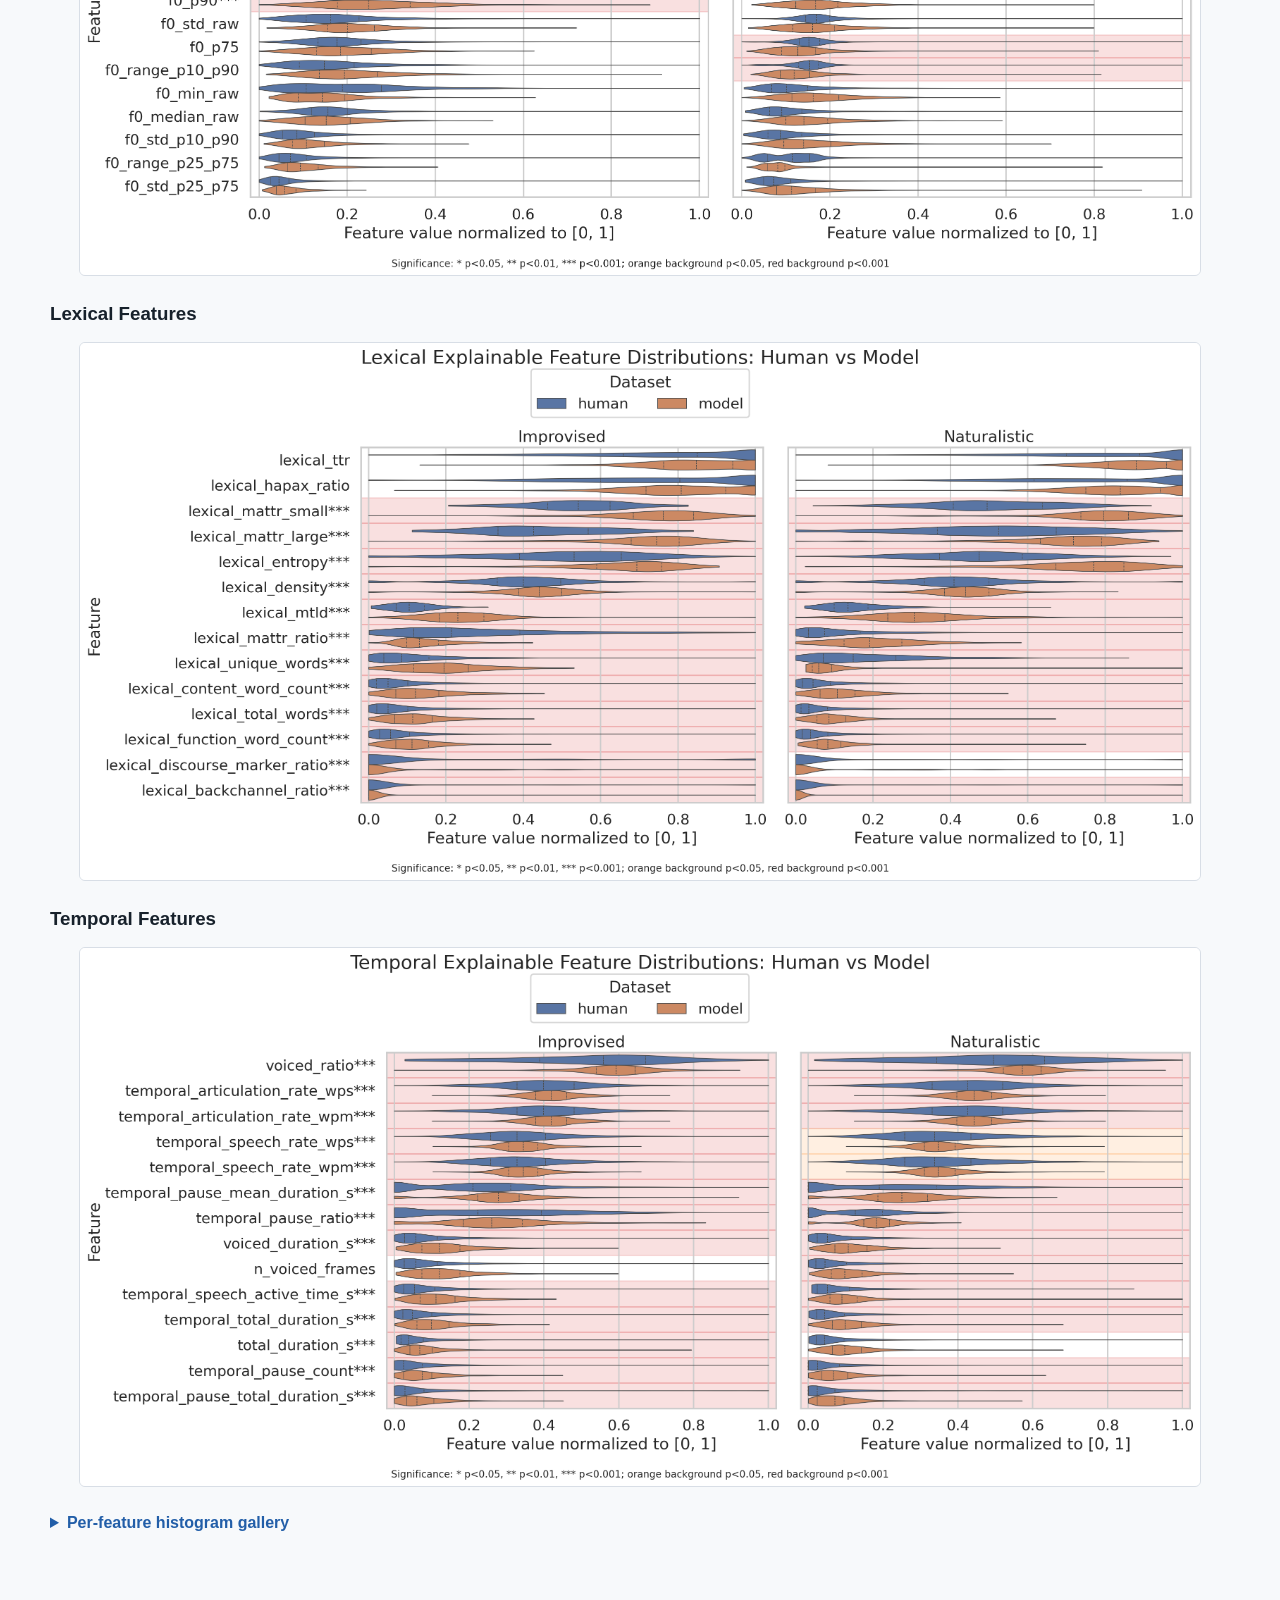
<file: reports/gemini-3.1-flash-live-preview/detailed_report.html>
<!doctype html>
<html lang="en">
<head>
  <meta charset="utf-8">
  <meta name="viewport" content="width=device-width, initial-scale=1">
  <title>SPEARBench Detailed Report - gemini-3.1-flash-live-preview</title>
  <style>
    :root { --ink:#17212b; --muted:#5b6773; --line:#d8dee6; --bg:#f7f9fb; --card:#ffffff; --accent:#225ea8; }
    body { margin:0; font-family: Arial, Helvetica, sans-serif; color:var(--ink); background:var(--bg); line-height:1.5; }
    header { padding:32px 44px; background:#0f2438; color:white; }
    header h1 { margin:0 0 8px 0; font-size:30px; }
    header p { margin:0; color:#dbe7f3; }
    main { max-width:1180px; margin:0 auto; padding:28px 24px 56px; }
    section { margin:0 0 32px; }
    h2 { margin-top:0; border-bottom:2px solid var(--line); padding-bottom:8px; }
    h3 { margin-bottom:8px; }
    .cards { display:grid; grid-template-columns:repeat(auto-fit,minmax(280px,1fr)); gap:16px; margin:18px 0; }
    .card { background:var(--card); border:1px solid var(--line); border-radius:8px; padding:16px; box-shadow:0 1px 2px rgba(0,0,0,0.04); }
    .setup-half-grid { display:grid; grid-template-columns:repeat(2,minmax(0,1fr)); gap:16px; align-items:start; margin-top:16px; }
    .setup-panel { min-width:0; overflow-x:auto; margin:0; }
    .setup-panel-data { width:100%; }
    .setup-panel h3 { margin-top:0; }
    .metric-table { width:100%; border-collapse:collapse; font-size:14px; background:white; }
    .metric-table th, .metric-table td { border:1px solid var(--line); padding:7px 9px; text-align:left; vertical-align:top; }
    .metric-table th { background:#eef3f8; font-weight:700; }
    .figure { width:100%; max-width:1120px; display:block; margin:14px auto 24px; border:1px solid var(--line); border-radius:6px; background:white; }
    .muted { color:var(--muted); }
    .summary-paragraph { background:white; border:1px solid var(--line); border-radius:8px; padding:16px; white-space:pre-wrap; }
    details { margin-top:16px; }
    summary { cursor:pointer; color:var(--accent); font-weight:700; margin-bottom:12px; }
    .gallery { display:grid; grid-template-columns:repeat(auto-fit,minmax(260px,1fr)); gap:14px; }
    .thumb { margin:0; background:white; border:1px solid var(--line); border-radius:6px; padding:8px; }
    .thumb img { width:100%; display:block; }
    .thumb figcaption { font-size:12px; color:var(--muted); padding-top:6px; word-break:break-word; }
    @media (max-width: 900px) { .setup-half-grid { grid-template-columns:1fr; } }
  </style>
</head>
<body>
<header>
  <h1>SPEARBench Detailed Report</h1>
  <p>Model: gemini-3.1-flash-live-preview | Protocol: seamless_2t_2s_questions</p>
</header>
<main>
  <section>
    <h2>Summary paragraph</h2>
    <p class="summary-paragraph">For the seamless_2t_2s_questions protocol, gemini-3.1-flash-live-preview shows solid overall conversational naturalness, but the report does not provide substantive intelligibility or interruption outcome details beyond indicating no reported interruption results. Its main weakness is turn-taking: surprisal is consistently worse than human in both improvised and naturalistic data, with higher NLLs that suggest less human-like response timing and predictability. In language behavior, the model is overwhelmingly English-dominant with only minimal secondary-language spillover, which is a strength for consistency but also indicates limited multilingual leakage rather than broad language flexibility. Dialectally, it exhibits moderate entrainment but somewhat higher dialectal variance in the improvised subset, implying some adaptation without strong stabilization. For stance, it is mostly aligned in sign with human behavior, though a small number of dimensions skew slightly more positive or more negative, so the social tone is broadly consistent but not perfectly matched. Emotional naturalness and explainable speech-feature analyses are mentioned, but the report text here provides no concrete numeric findings, so the clearest tradeoff is strong English consistency and generally aligned stance versus weaker turn-taking naturalness and limited evidence of deeper acoustic matching.</p>
  </section>

  <section>
    <h2>Data, Models, and Setup</h2>
    <section class="setup-panel setup-panel-data"><h3>Data</h3><table class="metric-table"><thead><tr><th>metric</th><th>Improvised dev</th><th>Improvised test</th><th>Naturalistic dev</th><th>Naturalistic test</th><th>Total</th></tr></thead><tbody><tr><td>Unique human dialogues</td><td>270</td><td>181</td><td>480</td><td>511</td><td>1442</td></tr><tr><td>Selected dialogues</td><td>1165</td><td>994</td><td>1529</td><td>1731</td><td>5419</td></tr><tr><td>Hours of questions</td><td>4.78h</td><td>3.76h</td><td>6.76h</td><td>7.47h</td><td>22.77h</td></tr><tr><td>Hours of human answers</td><td>2.67h</td><td>2.29h</td><td>5.23h</td><td>4.36h</td><td>14.56h</td></tr><tr><td>Human total hours</td><td>7.45h</td><td>6.05h</td><td>12.00h</td><td>11.83h</td><td>37.33h</td></tr><tr><td>Hours of generated answers</td><td>2.65h</td><td>2.42h</td><td>3.94h</td><td>4.09h</td><td>13.10h</td></tr><tr><td>Mean human answer length</td><td>8.26s</td><td>8.28s</td><td>12.32s</td><td>9.07s</td><td></td></tr><tr><td>Mean generated answer length</td><td>10.54s</td><td>10.69s</td><td>11.28s</td><td>10.39s</td><td></td></tr></tbody></table></section><div class="setup-half-grid"><section class="setup-panel"><h3>Models</h3><table class="metric-table"><thead><tr><th>parameter</th><th>value</th></tr></thead><tbody><tr><td>LLM model used for inference</td><td>gemini-3.1-flash-live-preview</td></tr><tr><td>ASR models used</td><td>Qwen3-ASR-0.6B, whisper-large-v3</td></tr><tr><td>Language ID model</td><td>facebook/mms-lid-126</td></tr><tr><td>Dialect ID model</td><td>tiantiaf/voxlect-english-dialect-whisper-large-v3</td></tr><tr><td>LLM used for stance</td><td>gpt-audio-1.5</td></tr><tr><td>Statistical tests used for p-values</td><td>Mann-Whitney U Test</td></tr><tr><td>UTMOS model</td><td>tarepan/SpeechMOS:v1.2.0 utmos22_strong</td></tr><tr><td>VAD model</td><td>silero-vad</td></tr></tbody></table></section>
<section class="setup-panel"><h3>Setup</h3><table class="metric-table"><thead><tr><th>parameter</th><th>value</th></tr></thead><tbody><tr><td>protocol</td><td>seamless_2t_2s_questions</td></tr><tr><td>selection_method</td><td>end_with_question</td></tr><tr><td>min_turns</td><td>2</td></tr><tr><td>min_speakers</td><td>2</td></tr><tr><td>splits</td><td>dev,test</td></tr><tr><td>subsets</td><td>improvised,naturalistic</td></tr><tr><td>data_root</td><td>data/seamless_2t_2s_questions</td></tr><tr><td>results_root</td><td>results/seamless_2t_2s_questions</td></tr></tbody></table></section></div>
  </section>

  <section>
    <h2>Intelligibility and Interruption Metrics</h2>
    <table class="dataframe metric-table">
  <thead>
    <tr style="text-align: right;">
      <th>Metric</th>
      <th>System</th>
      <th>model_mean_naturalistic</th>
      <th>human_mean_naturalistic</th>
      <th>model_mean_improvised</th>
      <th>human_mean_improvised</th>
    </tr>
  </thead>
  <tbody>
    <tr>
      <td>CER</td>
      <td>Qwen3-ASR-0.6B</td>
      <td>26.09</td>
      <td>19.70</td>
      <td>30.35</td>
      <td>16.27</td>
    </tr>
    <tr>
      <td>CER</td>
      <td>whisper-large-v3</td>
      <td>27.21</td>
      <td>17.13</td>
      <td>3.49</td>
      <td>13.99</td>
    </tr>
    <tr>
      <td>WER</td>
      <td>Qwen3-ASR-0.6B</td>
      <td>28.85</td>
      <td>32.24</td>
      <td>38.05</td>
      <td>28.28</td>
    </tr>
    <tr>
      <td>WER</td>
      <td>whisper-large-v3</td>
      <td>28.78</td>
      <td>25.42</td>
      <td>7.89</td>
      <td>20.11</td>
    </tr>
    <tr>
      <td>UTMOS</td>
      <td></td>
      <td>4.1053</td>
      <td>2.1655</td>
      <td>4.1328</td>
      <td>2.3207</td>
    </tr>
    <tr>
      <td>latency</td>
      <td></td>
      <td>106.5678</td>
      <td>929.6360</td>
      <td>68.7117</td>
      <td>415.3924</td>
    </tr>
    <tr>
      <td>average number of interruptions per dialogues</td>
      <td></td>
      <td>0.00</td>
      <td>0.50</td>
      <td>0.00</td>
      <td>0.55</td>
    </tr>
    <tr>
      <td>interrupted time (s)</td>
      <td></td>
      <td>0.000</td>
      <td>0.520</td>
      <td>0.000</td>
      <td>0.522</td>
    </tr>
    <tr>
      <td>number of dialogues with interruption</td>
      <td></td>
      <td>0/1416</td>
      <td>545/1731</td>
      <td>0/815</td>
      <td>377/994</td>
    </tr>
  </tbody>
</table>
    <img class="figure" src="graphs/basic_metrics.png" alt="Intelligibility and interruption metric histograms with KDE" loading="lazy">
    <details open><summary>Basic metric histogram gallery</summary><div class="gallery"><figure class="thumb"><img src="graphs/basic_metric_graphs/CER.png" alt="CER" loading="lazy"></figure>
<figure class="thumb"><img src="graphs/basic_metric_graphs/UTMOS.png" alt="UTMOS" loading="lazy"></figure>
<figure class="thumb"><img src="graphs/basic_metric_graphs/WER.png" alt="WER" loading="lazy"></figure>
<figure class="thumb"><img src="graphs/basic_metric_graphs/latency.png" alt="latency" loading="lazy"></figure></div></details>
  </section>

  <section>
    <h2>Turn Taking Surprisal</h2>
    <table class="dataframe metric-table">
  <thead>
    <tr style="text-align: right;">
      <th>metric</th>
      <th>model - improvised</th>
      <th>model - naturalistic</th>
      <th>human - improvised</th>
      <th>human - naturalistic</th>
    </tr>
  </thead>
  <tbody>
    <tr>
      <td>mean_nll</td>
      <td>4.869</td>
      <td>4.733</td>
      <td>4.439</td>
      <td>4.525</td>
    </tr>
    <tr>
      <td>tail_nll</td>
      <td>5.911</td>
      <td>5.916</td>
      <td>5.286</td>
      <td>5.598</td>
    </tr>
    <tr>
      <td>dialog_nll</td>
      <td>5.39</td>
      <td>5.324</td>
      <td>4.862</td>
      <td>5.061</td>
    </tr>
    <tr>
      <td>naturalness_score</td>
      <td>5.39</td>
      <td>5.324</td>
      <td>4.862</td>
      <td>5.061</td>
    </tr>
  </tbody>
</table>
    <img class="figure" src="graphs/turntaking_surprisal.png" alt="Turn-taking surprisal metric violin plots" loading="lazy">
  </section>

  <section>
    <h2>Language and Dialect ID</h2>
    <table class="dataframe metric-table">
  <thead>
    <tr style="text-align: right;">
      <th>subset</th>
      <th>% Eng in models' answers</th>
      <th>% Eng in human answers</th>
      <th>second most spoken language in models' answers</th>
      <th>percentage 2nd language in models' answers</th>
      <th>second most spoken language in human answers</th>
      <th>percentage 2nd language in human answers</th>
    </tr>
  </thead>
  <tbody>
    <tr>
      <td>improvised</td>
      <td>99.620253</td>
      <td>99.73545</td>
      <td>dan</td>
      <td>0.126582</td>
      <td>Vietnamese</td>
      <td>0.088183</td>
    </tr>
    <tr>
      <td>naturalistic</td>
      <td>99.704142</td>
      <td>99.01332</td>
      <td>nob</td>
      <td>0.073964</td>
      <td>dan</td>
      <td>0.345338</td>
    </tr>
  </tbody>
</table>
    <table class="dataframe metric-table">
  <thead>
    <tr style="text-align: right;">
      <th>Subset</th>
      <th>Question/Answer</th>
      <th>East Asia</th>
      <th>English</th>
      <th>Germanic</th>
      <th>Irish</th>
      <th>North America</th>
      <th>Northern Irish</th>
      <th>Oceania</th>
      <th>Other</th>
      <th>Romance</th>
      <th>Scottish</th>
      <th>Semitic</th>
      <th>Slavic</th>
      <th>South African</th>
      <th>Southeast Asia</th>
      <th>South Asia</th>
      <th>Welsh</th>
    </tr>
  </thead>
  <tbody>
    <tr>
      <td>improvised</td>
      <td>Question</td>
      <td>0.245399</td>
      <td>0.000000</td>
      <td>0.000000</td>
      <td>5.644172</td>
      <td>80.245399</td>
      <td>0.0</td>
      <td>0.000000</td>
      <td>0.000000</td>
      <td>9.693252</td>
      <td>0.000000</td>
      <td>0.000000</td>
      <td>0.122699</td>
      <td>0.000000</td>
      <td>0.490798</td>
      <td>0.122699</td>
      <td>0.0</td>
    </tr>
    <tr>
      <td>improvised</td>
      <td>Answer</td>
      <td>0.000000</td>
      <td>0.000000</td>
      <td>0.127065</td>
      <td>0.762389</td>
      <td>97.712834</td>
      <td>0.0</td>
      <td>0.000000</td>
      <td>0.000000</td>
      <td>0.889454</td>
      <td>0.000000</td>
      <td>0.127065</td>
      <td>0.127065</td>
      <td>0.000000</td>
      <td>0.254130</td>
      <td>0.000000</td>
      <td>0.0</td>
    </tr>
    <tr>
      <td>naturalistic</td>
      <td>Question</td>
      <td>1.906780</td>
      <td>0.564972</td>
      <td>0.282486</td>
      <td>4.519774</td>
      <td>68.432203</td>
      <td>0.0</td>
      <td>0.282486</td>
      <td>0.141243</td>
      <td>16.596045</td>
      <td>0.211864</td>
      <td>0.353107</td>
      <td>0.141243</td>
      <td>0.282486</td>
      <td>1.341808</td>
      <td>0.141243</td>
      <td>0.0</td>
    </tr>
    <tr>
      <td>naturalistic</td>
      <td>Answer</td>
      <td>0.000000</td>
      <td>0.000000</td>
      <td>0.074184</td>
      <td>1.038576</td>
      <td>96.810089</td>
      <td>0.0</td>
      <td>0.074184</td>
      <td>0.222552</td>
      <td>1.409496</td>
      <td>0.000000</td>
      <td>0.000000</td>
      <td>0.074184</td>
      <td>0.000000</td>
      <td>0.074184</td>
      <td>0.222552</td>
      <td>0.0</td>
    </tr>
  </tbody>
</table>
    <h3>Dialectal Metrics</h3>
    <table class="dataframe metric-table">
  <thead>
    <tr style="text-align: right;">
      <th>subset</th>
      <th>metric</th>
      <th>mean_diff</th>
      <th>n</th>
      <th>detail</th>
    </tr>
  </thead>
  <tbody>
    <tr>
      <td>improvised</td>
      <td>Dialectal entrainment</td>
      <td>0.6087</td>
      <td>772</td>
      <td>computed from dialect_logits.csv question_log_logits and answer_log_logits</td>
    </tr>
    <tr>
      <td>improvised</td>
      <td>Dialectal variance</td>
      <td>191.4485</td>
      <td>772</td>
      <td>computed from dialect_logits.csv question_log_logits and answer_log_logits</td>
    </tr>
    <tr>
      <td>naturalistic</td>
      <td>Dialectal entrainment</td>
      <td>0.5081</td>
      <td>1315</td>
      <td>computed from dialect_logits.csv question_log_logits and answer_log_logits</td>
    </tr>
    <tr>
      <td>naturalistic</td>
      <td>Dialectal variance</td>
      <td>167.9649</td>
      <td>1315</td>
      <td>computed from dialect_logits.csv question_log_logits and answer_log_logits</td>
    </tr>
  </tbody>
</table>
    <img class="figure" src="graphs/dialect_confusion.png" alt="Dialect question-to-answer confusion matrix" loading="lazy">
    <img class="figure" src="graphs/dialect_scores.png" alt="Dialect score spider profiles for question and answer fields" loading="lazy">
  </section>

  <section>
    <h2>Emotional Naturalness</h2>
    <img class="figure" src="graphs/emo_naturalness.png" alt="Emotional naturalness distributions" loading="lazy">
    <p>The relationship violin plot breaks naturalistic emotional naturalness logits down by relationship label.</p>
    <img class="figure" src="graphs/emo_naturalness_by_relationship.png" alt="Naturalistic emotional naturalness violins by relationship" loading="lazy">
    <p>The emotion scatter plot compares full-question and full-answer Arousal, Dominance, and Valence scores normalized to [-1, 1]. Dotted lines show per-dataset correlations with rho labels.</p>
    <img class="figure" src="graphs/emotion_scatter.png" alt="Question-answer Arousal, Dominance, and Valence scatter plots" loading="lazy">
  </section>

  <section>
    <h2>STANCE</h2>
    <h3>Stance Descriptions</h3>
    <table class="dataframe metric-table">
  <thead>
    <tr style="text-align: right;">
      <th>stance</th>
      <th>positive_human_%</th>
      <th>negative_human_%</th>
      <th>definition</th>
    </tr>
  </thead>
  <tbody>
    <tr>
      <td>Q0</td>
      <td>81.13207547169812</td>
      <td>18.867924528301888</td>
      <td>Based on the audio, does the TARGET speaker sound warm and affiliative, or cold and detached?</td>
    </tr>
    <tr>
      <td>Q1</td>
      <td>46.835443037974684</td>
      <td>53.164556962025316</td>
      <td>Based on the audio, does the TARGET speaker sound compassionate and supportive, or callous and unsympathetic?</td>
    </tr>
    <tr>
      <td>Q2</td>
      <td>31.70731707317073</td>
      <td>68.29268292682927</td>
      <td>Based on the audio, does the TARGET speaker sound polite and respectful, or rude and disrespectful?</td>
    </tr>
    <tr>
      <td>Q3</td>
      <td>21.428571428571427</td>
      <td>78.57142857142857</td>
      <td>Based on the audio, does the TARGET speaker sound assertive and self-confident, or hesitant and inhibited?</td>
    </tr>
    <tr>
      <td>Q4</td>
      <td>56.16438356164384</td>
      <td>43.83561643835616</td>
      <td>Based on the audio, does the TARGET speaker sound straightforward and sincere, or sly and manipulative?</td>
    </tr>
    <tr>
      <td>Q5</td>
      <td>100.0</td>
      <td>0.0</td>
      <td>Based on the audio, does the TARGET speaker sound attentive and focused, or confused and distracted?</td>
    </tr>
    <tr>
      <td>Q6</td>
      <td>17.391304347826086</td>
      <td>82.6086956521739</td>
      <td>Based on the audio, does the TARGET speaker sound organized and goal-driven, or disorganized and unmotivated?</td>
    </tr>
    <tr>
      <td>Q7</td>
      <td>68.85245901639344</td>
      <td>31.147540983606557</td>
      <td>Based on the audio, does the TARGET speaker sound socially engaged and expressive with the other speaker, or withdrawn and disengaged?</td>
    </tr>
    <tr>
      <td>Q8</td>
      <td>51.02040816326531</td>
      <td>48.97959183673469</td>
      <td>Based on the audio, does the TARGET speaker accommodate and yield to the other speaker’s preferences, or do they try to control and dominate?</td>
    </tr>
    <tr>
      <td>Q9</td>
      <td>0.0</td>
      <td>100.0</td>
      <td>Based on the audio, does the TARGET speaker stay calm and avoid confrontation, or are they hostile and aggressive?</td>
    </tr>
  </tbody>
</table>
    <h3>Results</h3>
    <table class="dataframe metric-table">
  <thead>
    <tr style="text-align: right;">
      <th>dataset</th>
      <th>STANCE same sign (%)</th>
      <th>More positive (%)</th>
      <th>More negative (%)</th>
    </tr>
  </thead>
  <tbody>
    <tr>
      <td>human</td>
      <td>100.000000</td>
      <td>0.0</td>
      <td>0.0</td>
    </tr>
    <tr>
      <td>gemini-3.1-flash-live-preview</td>
      <td>96.101365</td>
      <td>1.949317738791423</td>
      <td>2.3391812865497075</td>
    </tr>
  </tbody>
</table>
    <img class="figure" src="graphs/stances.png" alt="STANCE score distributions" loading="lazy">
  </section>

  <section>
    <h2>Explainable Features</h2>
    <p>Explainable feature rows report model-minus-human mean differences and p-values for numeric pitch, lexical, and temporal features.</p>
    <h3>Pitch Based</h3>
    <img class="figure" src="graphs/f0_question_answer_boxplot.png" alt="Questions, human answers, and model answers f0 profile box plot" loading="lazy">
    <img class="figure" src="graphs/explainables_pitch.png" alt="Pitch-based explainable feature violin plots" loading="lazy">
    <h3>Lexical Features</h3>
    <img class="figure" src="graphs/explainables_lexical.png" alt="Lexical explainable feature violin plots" loading="lazy">
    <h3>Temporal Features</h3>
    <img class="figure" src="graphs/explainables_temporal.png" alt="Temporal explainable feature violin plots" loading="lazy">
    <details><summary>Per-feature histogram gallery</summary><div class="gallery"><figure class="thumb"><img src="graphs/feat_graphs/f0_p10.png" alt="f0_p10" loading="lazy"><figcaption>f0_p10</figcaption></figure>
<figure class="thumb"><img src="graphs/feat_graphs/f0_p25.png" alt="f0_p25" loading="lazy"><figcaption>f0_p25</figcaption></figure>
<figure class="thumb"><img src="graphs/feat_graphs/f0_p75.png" alt="f0_p75" loading="lazy"><figcaption>f0_p75</figcaption></figure>
<figure class="thumb"><img src="graphs/feat_graphs/f0_p90.png" alt="f0_p90" loading="lazy"><figcaption>f0_p90</figcaption></figure>
<figure class="thumb"><img src="graphs/feat_graphs/total_duration_s.png" alt="total_duration_s" loading="lazy"><figcaption>total_duration_s</figcaption></figure>
<figure class="thumb"><img src="graphs/feat_graphs/voiced_duration_s.png" alt="voiced_duration_s" loading="lazy"><figcaption>voiced_duration_s</figcaption></figure>
<figure class="thumb"><img src="graphs/feat_graphs/voiced_ratio.png" alt="voiced_ratio" loading="lazy"><figcaption>voiced_ratio</figcaption></figure></div></details>
  </section>
</main>
</body>
</html>
</file>
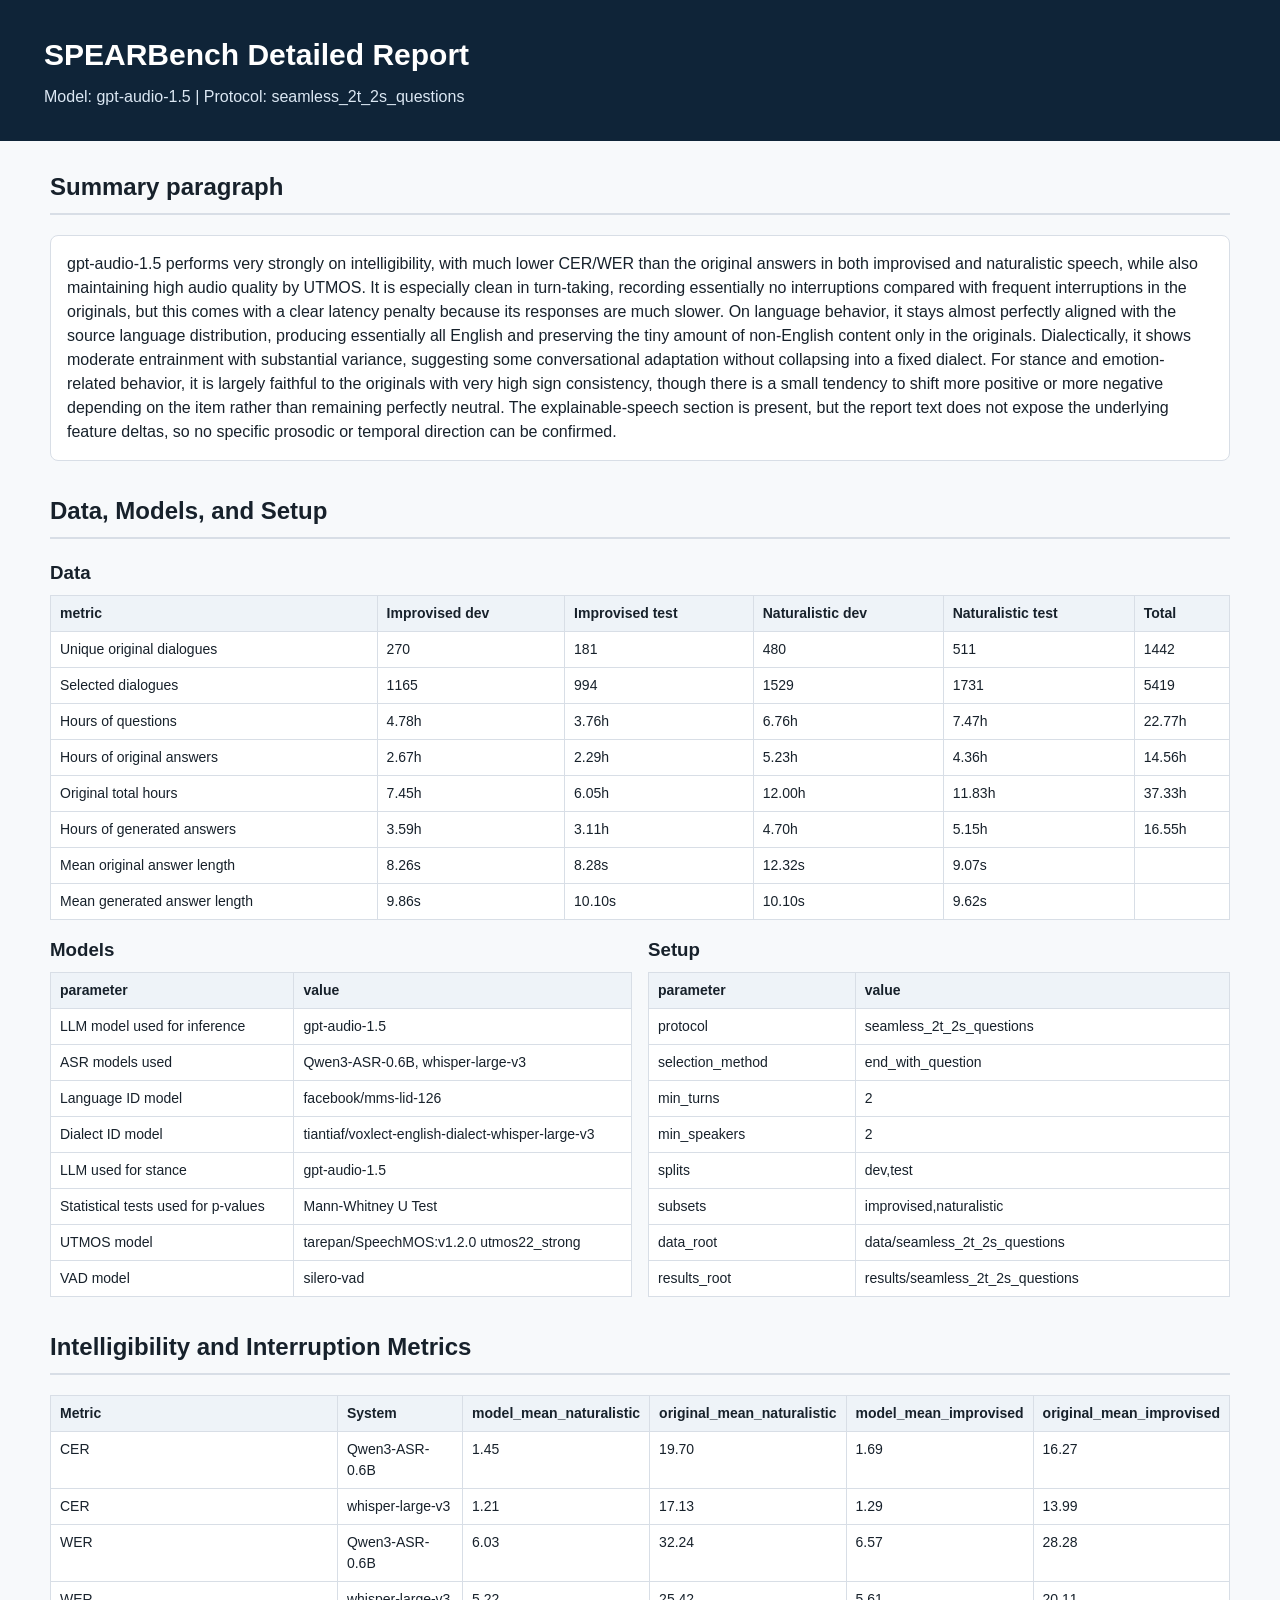
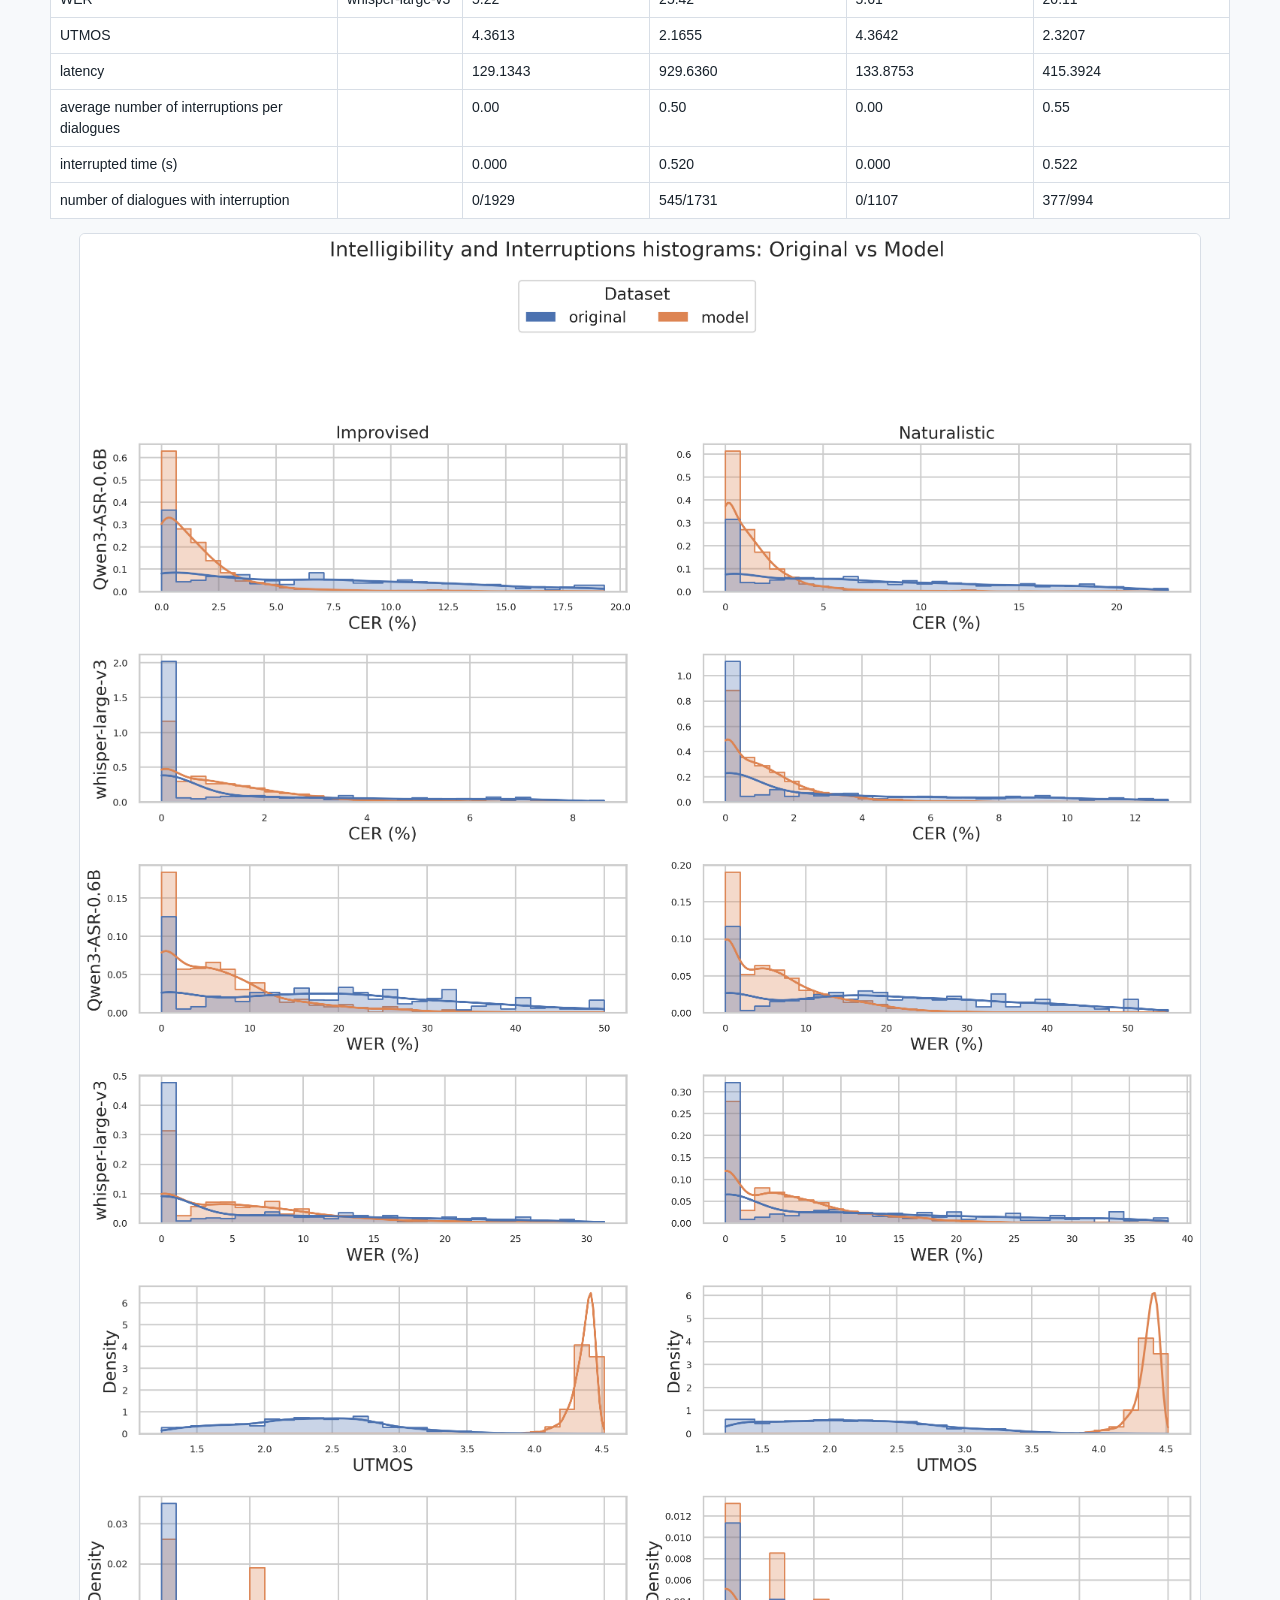
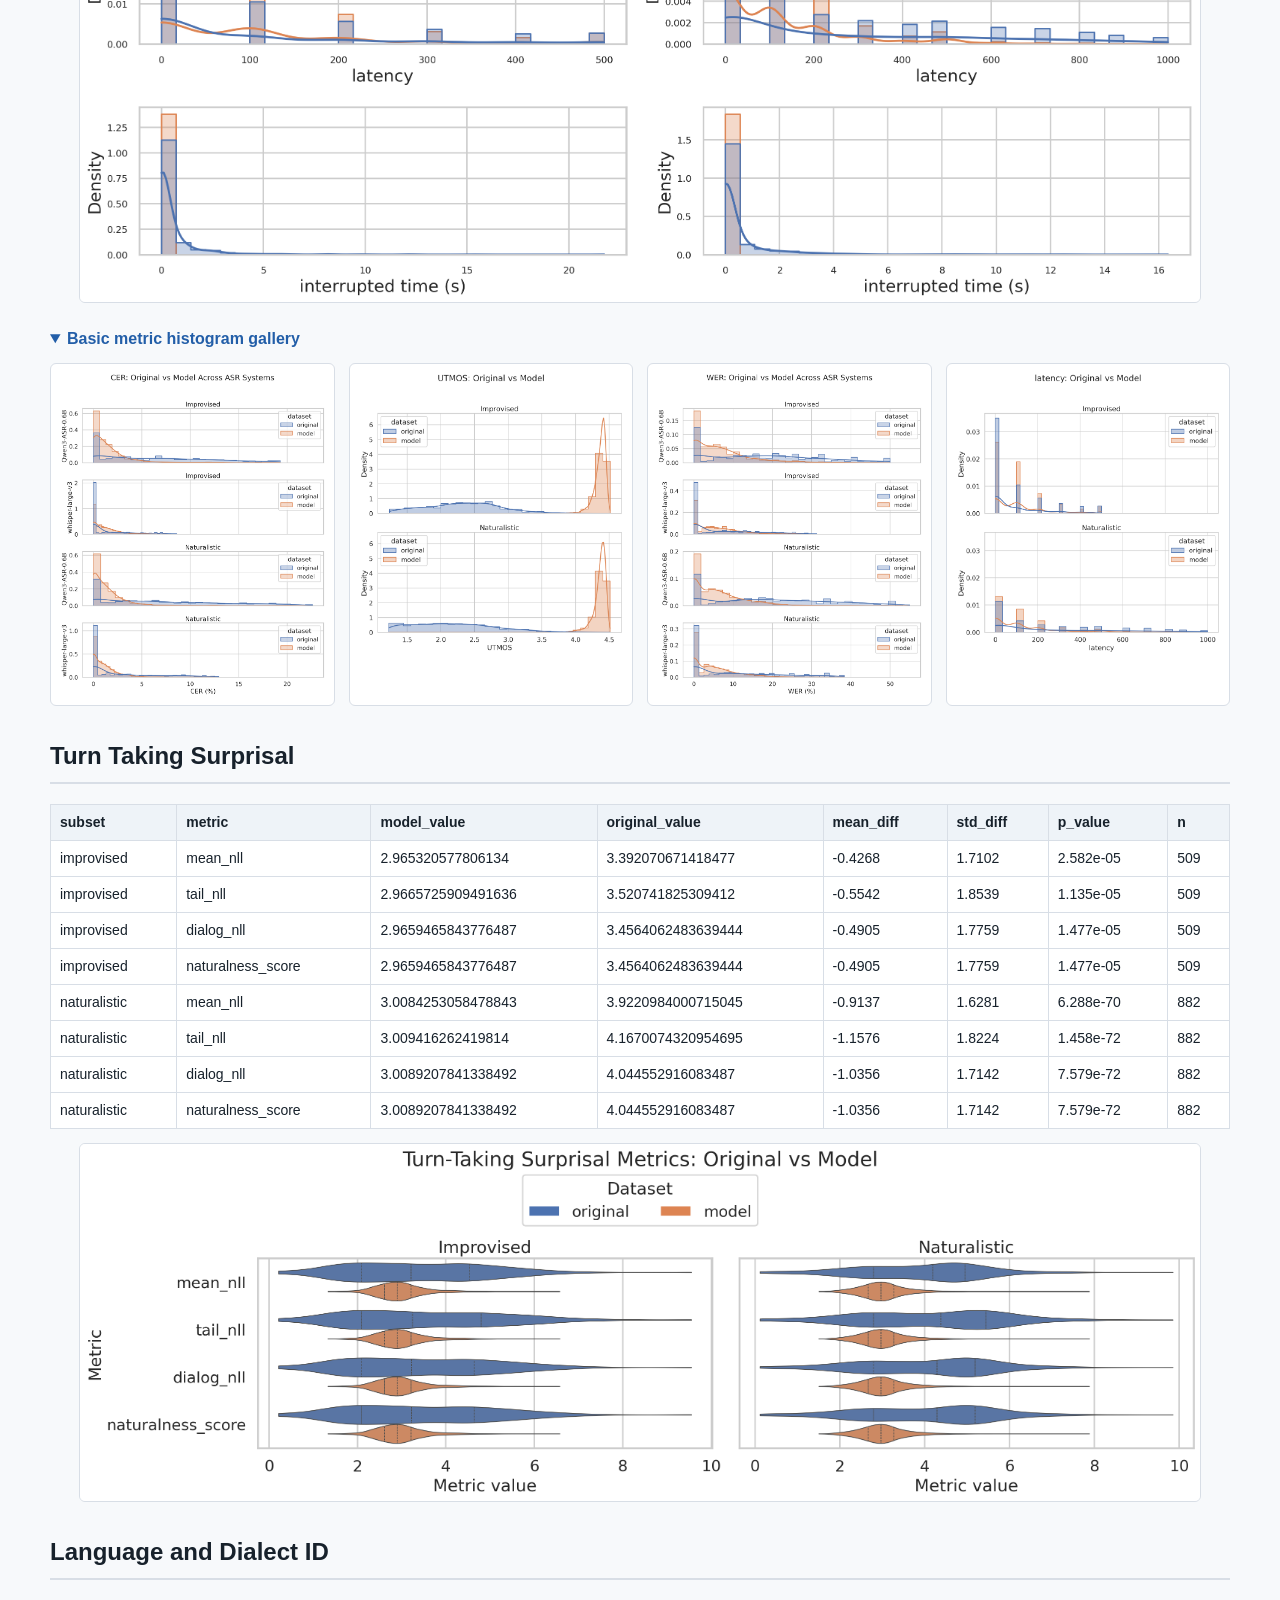
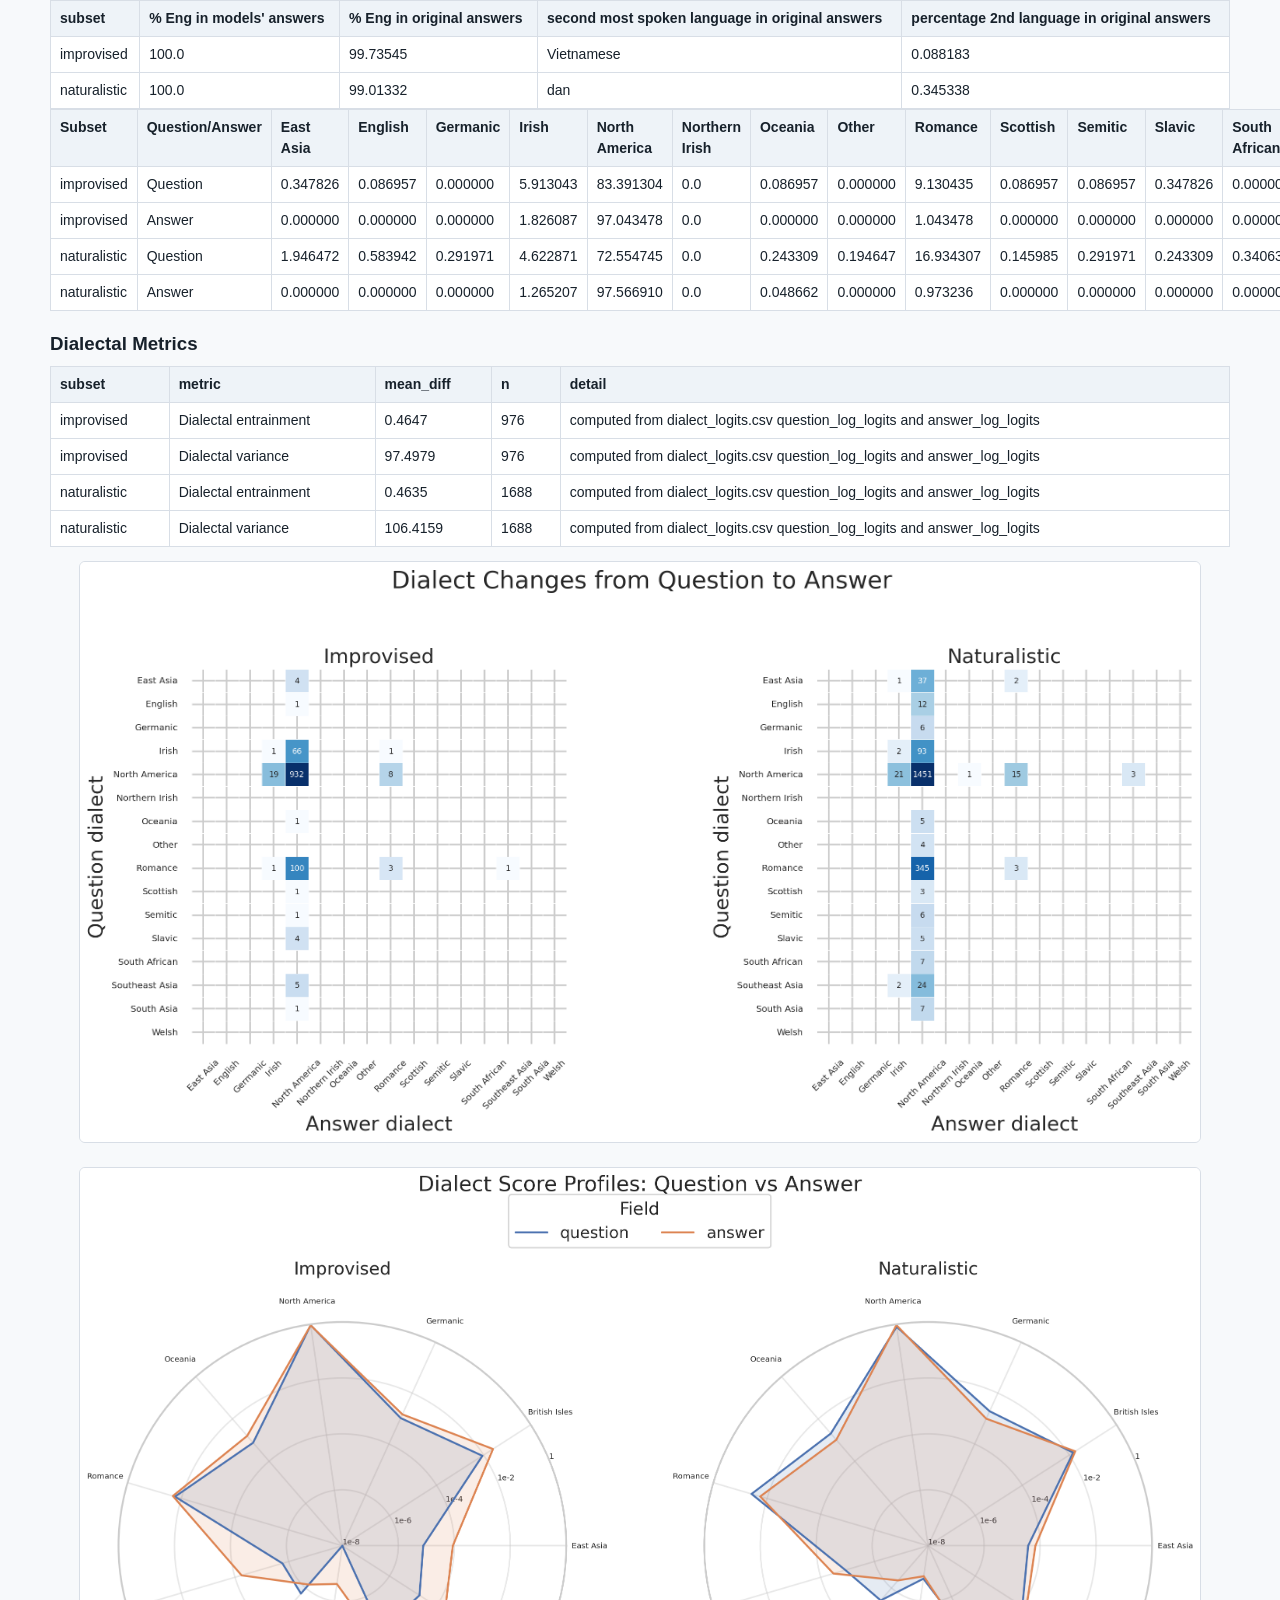
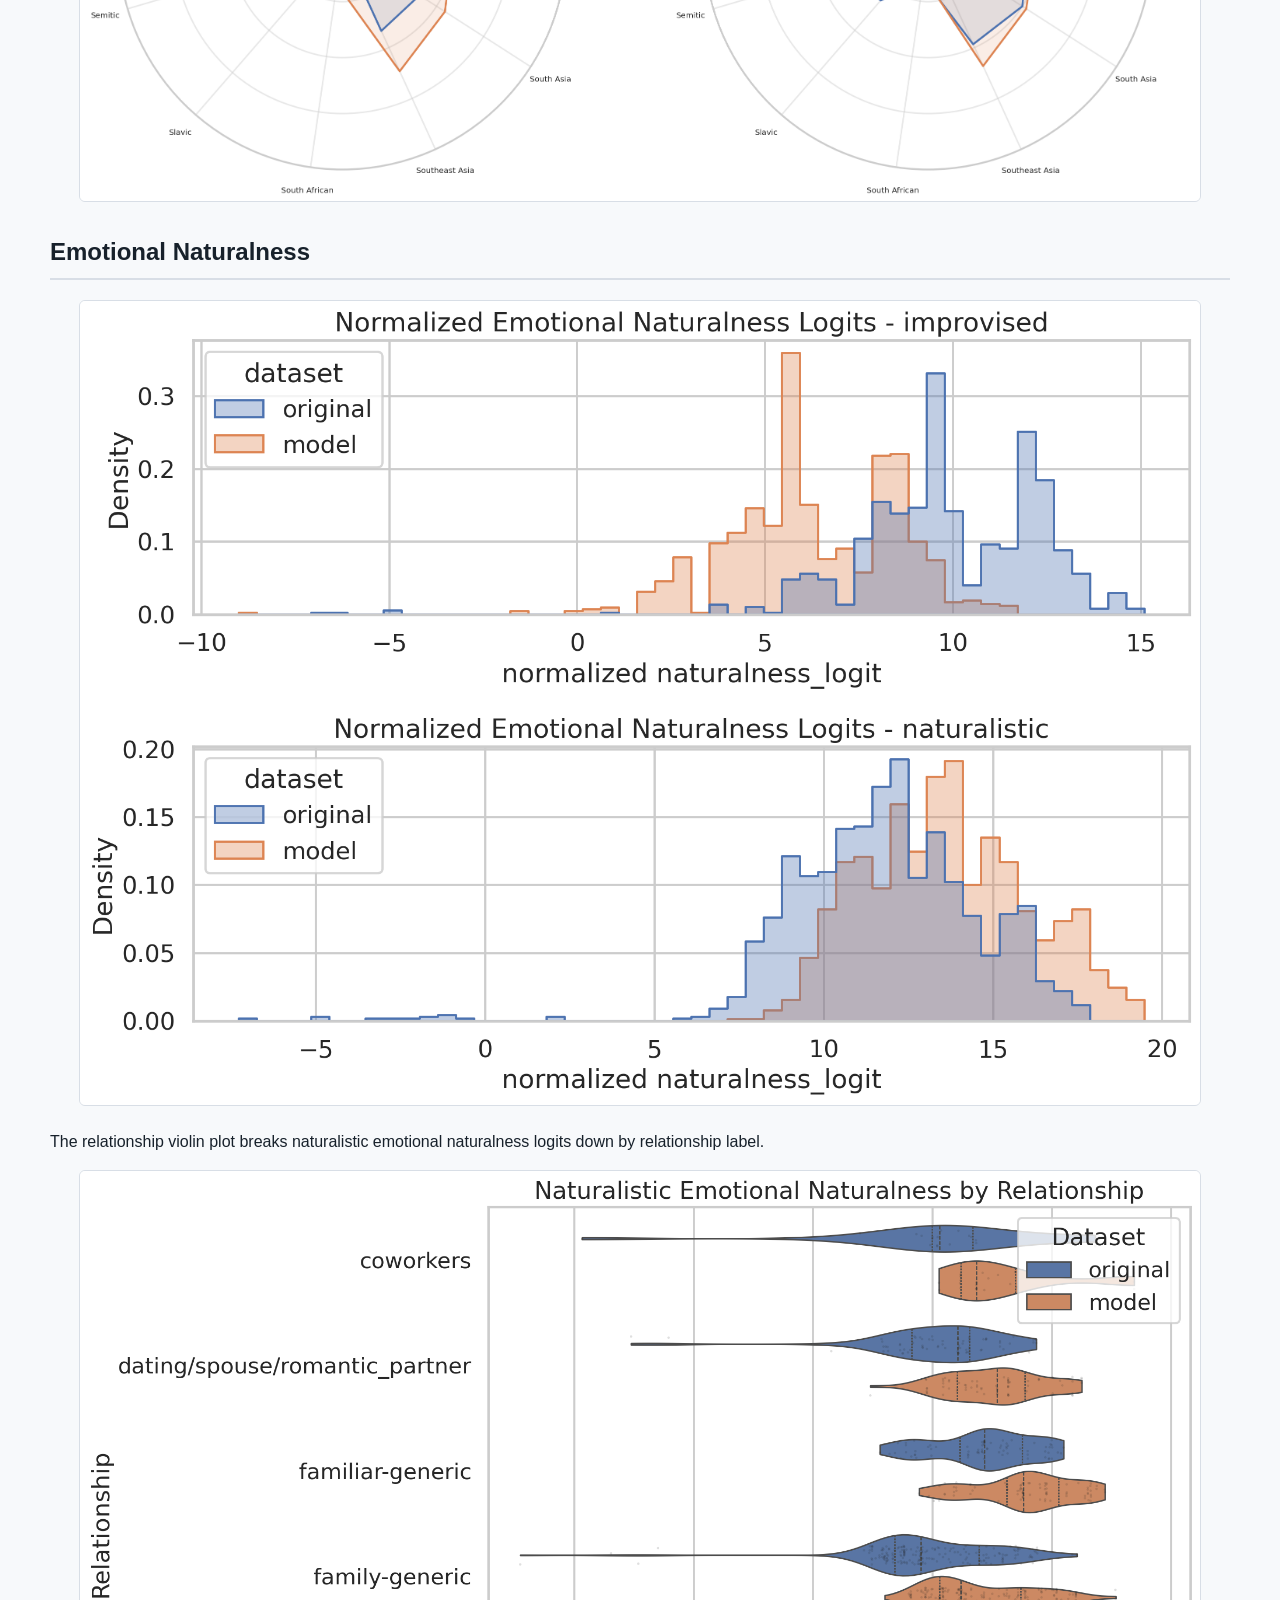
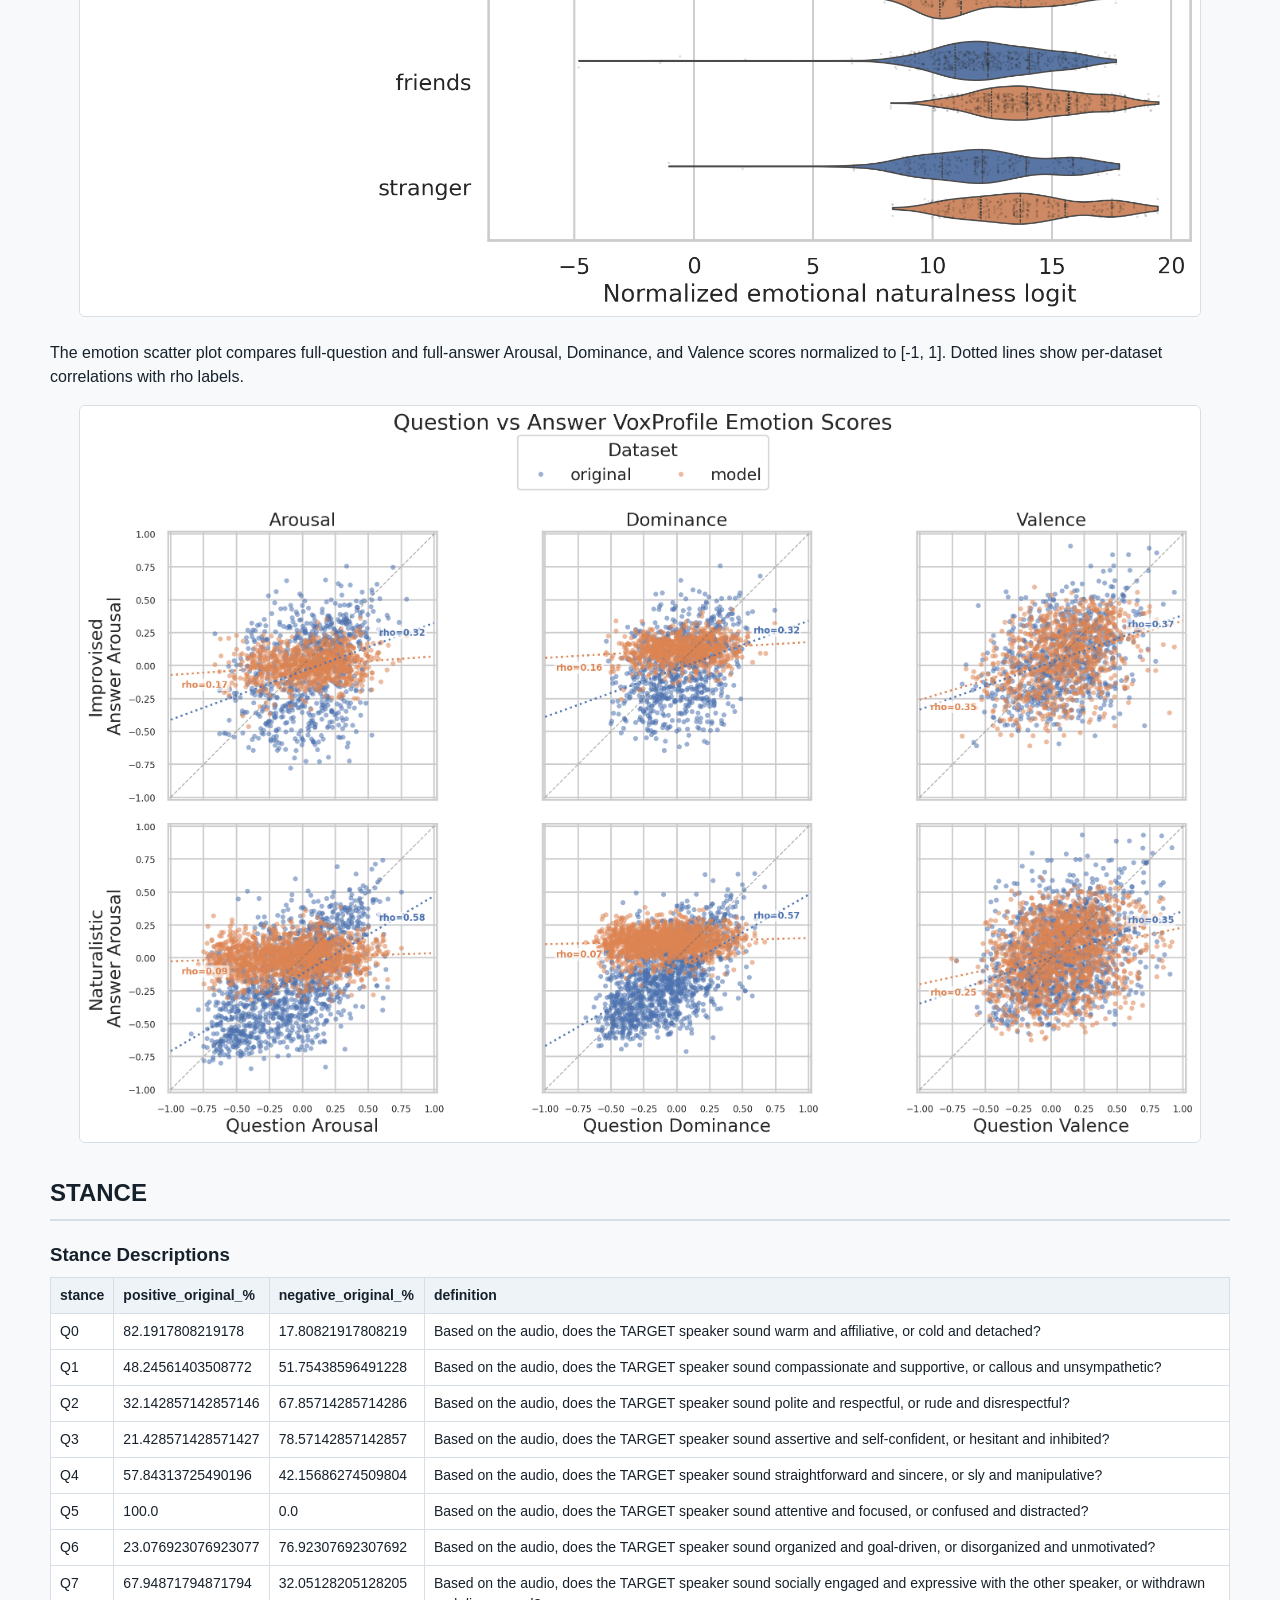
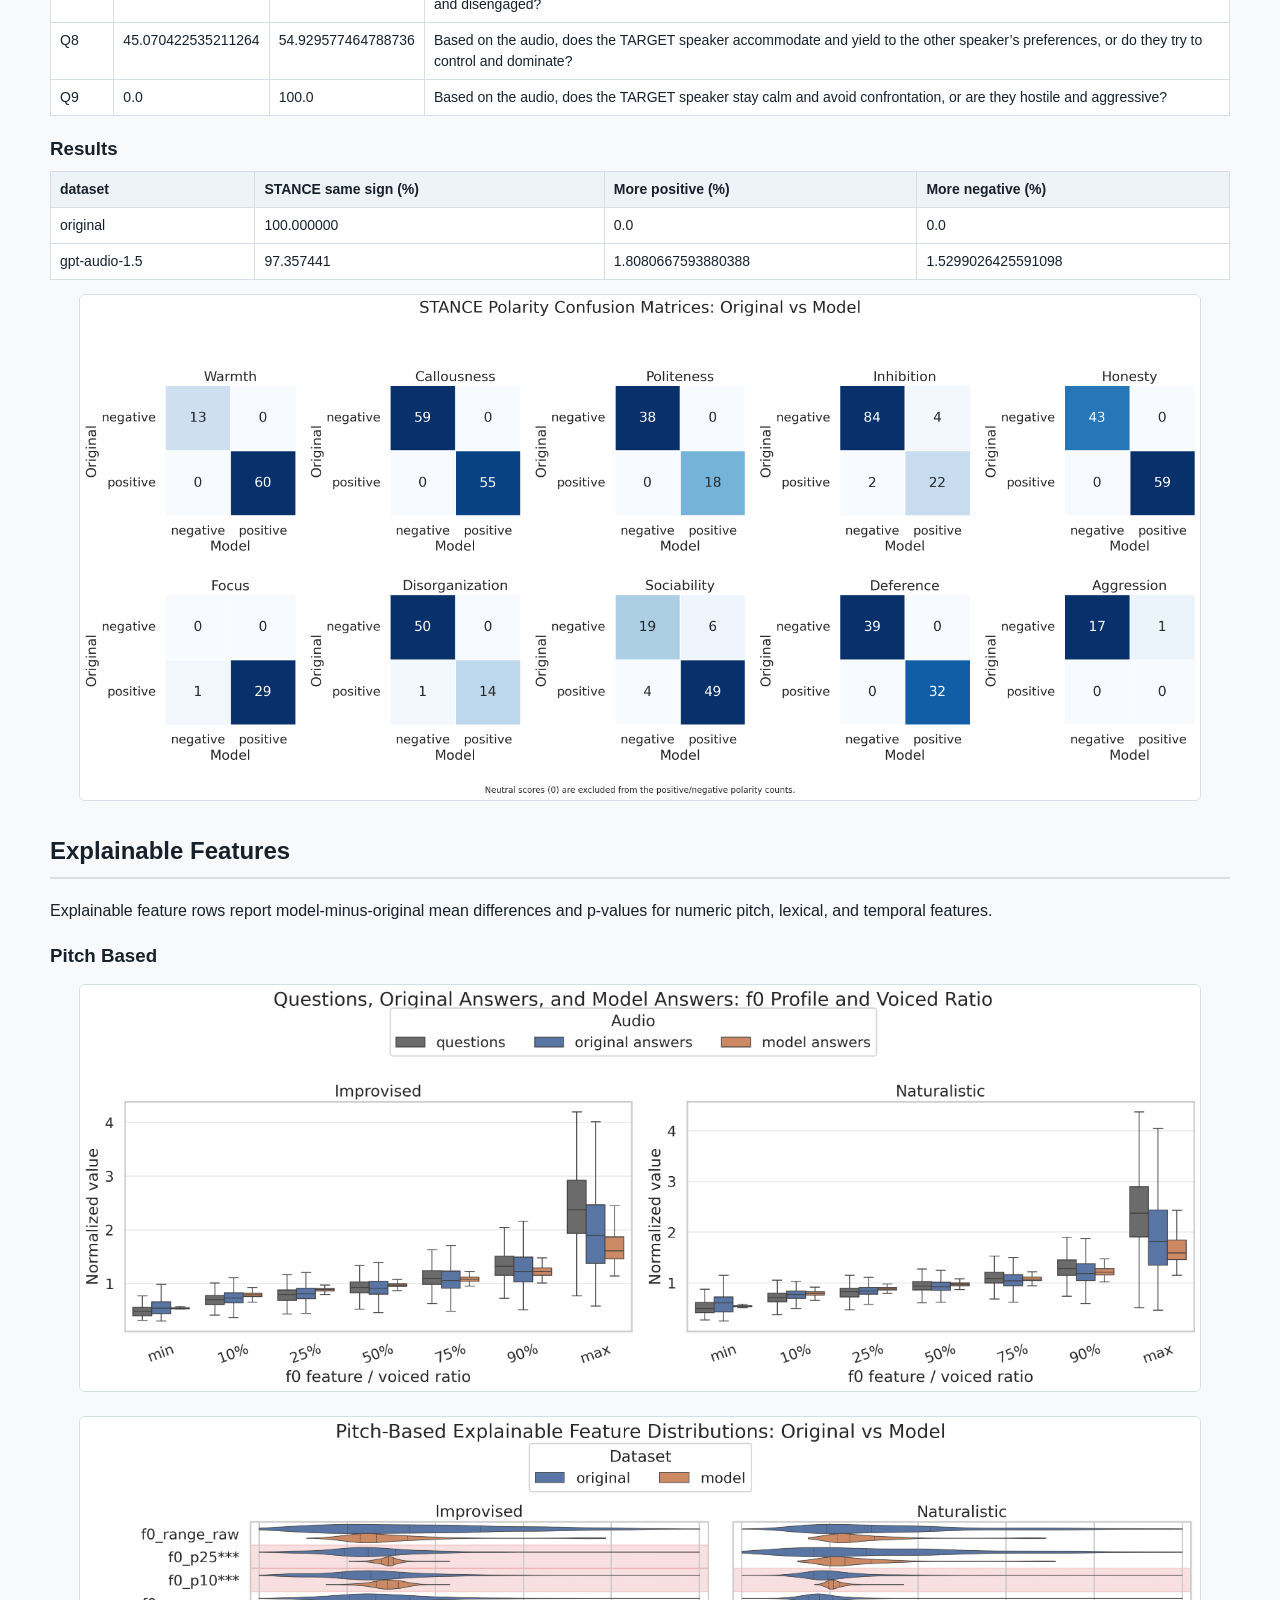
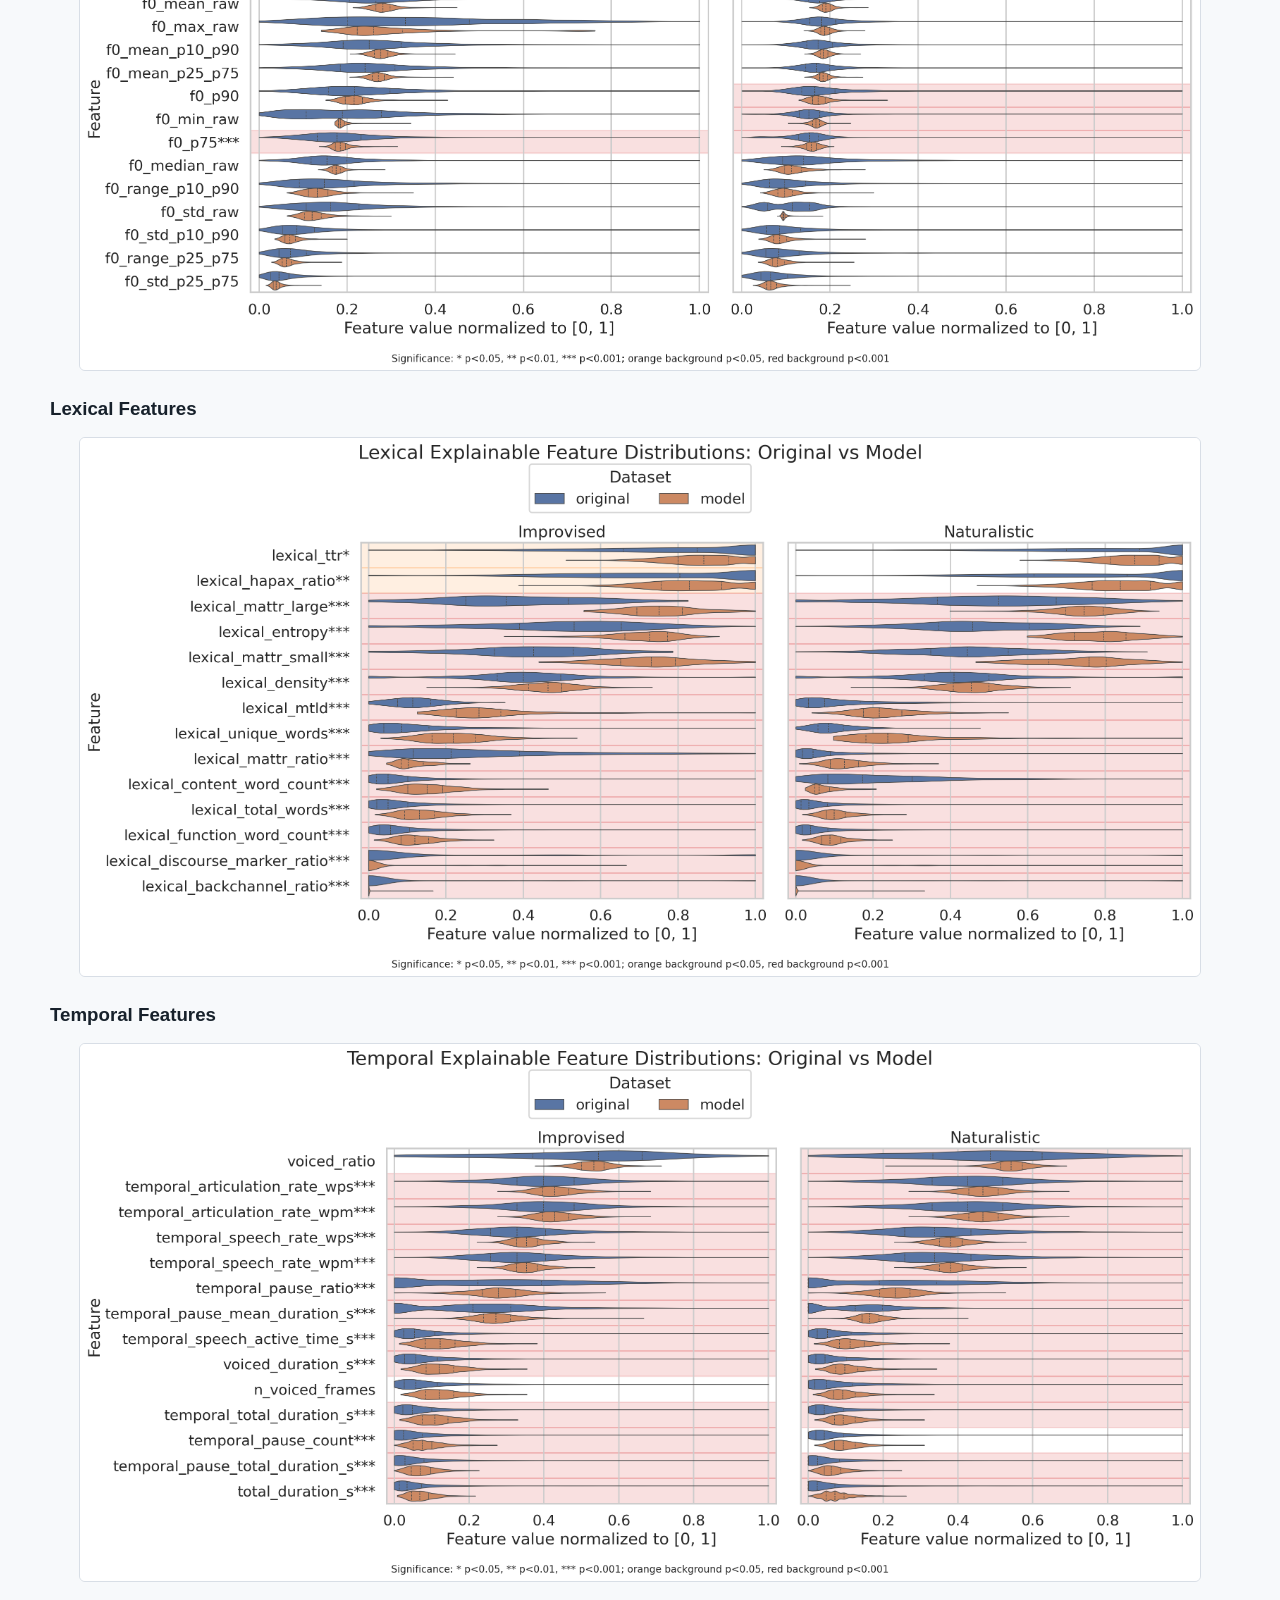
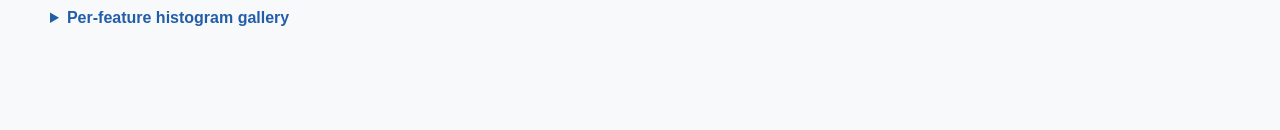
<file: reports/gpt-audio-1.5/detailed_report.html>
<!doctype html>
<html lang="en">
<head>
  <meta charset="utf-8">
  <meta name="viewport" content="width=device-width, initial-scale=1">
  <title>SPEARBench Detailed Report - gpt-audio-1.5</title>
  <style>
    :root { --ink:#17212b; --muted:#5b6773; --line:#d8dee6; --bg:#f7f9fb; --card:#ffffff; --accent:#225ea8; }
    body { margin:0; font-family: Arial, Helvetica, sans-serif; color:var(--ink); background:var(--bg); line-height:1.5; }
    header { padding:32px 44px; background:#0f2438; color:white; }
    header h1 { margin:0 0 8px 0; font-size:30px; }
    header p { margin:0; color:#dbe7f3; }
    main { max-width:1180px; margin:0 auto; padding:28px 24px 56px; }
    section { margin:0 0 32px; }
    h2 { margin-top:0; border-bottom:2px solid var(--line); padding-bottom:8px; }
    h3 { margin-bottom:8px; }
    .cards { display:grid; grid-template-columns:repeat(auto-fit,minmax(280px,1fr)); gap:16px; margin:18px 0; }
    .card { background:var(--card); border:1px solid var(--line); border-radius:8px; padding:16px; box-shadow:0 1px 2px rgba(0,0,0,0.04); }
    .setup-half-grid { display:grid; grid-template-columns:repeat(2,minmax(0,1fr)); gap:16px; align-items:start; margin-top:16px; }
    .setup-panel { min-width:0; overflow-x:auto; margin:0; }
    .setup-panel-data { width:100%; }
    .setup-panel h3 { margin-top:0; }
    .metric-table { width:100%; border-collapse:collapse; font-size:14px; background:white; }
    .metric-table th, .metric-table td { border:1px solid var(--line); padding:7px 9px; text-align:left; vertical-align:top; }
    .metric-table th { background:#eef3f8; font-weight:700; }
    .figure { width:100%; max-width:1120px; display:block; margin:14px auto 24px; border:1px solid var(--line); border-radius:6px; background:white; }
    .muted { color:var(--muted); }
    .summary-paragraph { background:white; border:1px solid var(--line); border-radius:8px; padding:16px; white-space:pre-wrap; }
    details { margin-top:16px; }
    summary { cursor:pointer; color:var(--accent); font-weight:700; margin-bottom:12px; }
    .gallery { display:grid; grid-template-columns:repeat(auto-fit,minmax(260px,1fr)); gap:14px; }
    .thumb { margin:0; background:white; border:1px solid var(--line); border-radius:6px; padding:8px; }
    .thumb img { width:100%; display:block; }
    .thumb figcaption { font-size:12px; color:var(--muted); padding-top:6px; word-break:break-word; }
    @media (max-width: 900px) { .setup-half-grid { grid-template-columns:1fr; } }
  </style>
</head>
<body>
<header>
  <h1>SPEARBench Detailed Report</h1>
  <p>Model: gpt-audio-1.5 | Protocol: seamless_2t_2s_questions</p>
</header>
<main>
  <section>
    <h2>Summary paragraph</h2>
    <p class="summary-paragraph">gpt-audio-1.5 performs very strongly on intelligibility, with much lower CER/WER than the original answers in both improvised and naturalistic speech, while also maintaining high audio quality by UTMOS. It is especially clean in turn-taking, recording essentially no interruptions compared with frequent interruptions in the originals, but this comes with a clear latency penalty because its responses are much slower. On language behavior, it stays almost perfectly aligned with the source language distribution, producing essentially all English and preserving the tiny amount of non-English content only in the originals. Dialectically, it shows moderate entrainment with substantial variance, suggesting some conversational adaptation without collapsing into a fixed dialect. For stance and emotion-related behavior, it is largely faithful to the originals with very high sign consistency, though there is a small tendency to shift more positive or more negative depending on the item rather than remaining perfectly neutral. The explainable-speech section is present, but the report text does not expose the underlying feature deltas, so no specific prosodic or temporal direction can be confirmed.</p>
  </section>

  <section>
    <h2>Data, Models, and Setup</h2>
    <section class="setup-panel setup-panel-data"><h3>Data</h3><table class="metric-table"><thead><tr><th>metric</th><th>Improvised dev</th><th>Improvised test</th><th>Naturalistic dev</th><th>Naturalistic test</th><th>Total</th></tr></thead><tbody><tr><td>Unique original dialogues</td><td>270</td><td>181</td><td>480</td><td>511</td><td>1442</td></tr><tr><td>Selected dialogues</td><td>1165</td><td>994</td><td>1529</td><td>1731</td><td>5419</td></tr><tr><td>Hours of questions</td><td>4.78h</td><td>3.76h</td><td>6.76h</td><td>7.47h</td><td>22.77h</td></tr><tr><td>Hours of original answers</td><td>2.67h</td><td>2.29h</td><td>5.23h</td><td>4.36h</td><td>14.56h</td></tr><tr><td>Original total hours</td><td>7.45h</td><td>6.05h</td><td>12.00h</td><td>11.83h</td><td>37.33h</td></tr><tr><td>Hours of generated answers</td><td>3.59h</td><td>3.11h</td><td>4.70h</td><td>5.15h</td><td>16.55h</td></tr><tr><td>Mean original answer length</td><td>8.26s</td><td>8.28s</td><td>12.32s</td><td>9.07s</td><td></td></tr><tr><td>Mean generated answer length</td><td>9.86s</td><td>10.10s</td><td>10.10s</td><td>9.62s</td><td></td></tr></tbody></table></section><div class="setup-half-grid"><section class="setup-panel"><h3>Models</h3><table class="metric-table"><thead><tr><th>parameter</th><th>value</th></tr></thead><tbody><tr><td>LLM model used for inference</td><td>gpt-audio-1.5</td></tr><tr><td>ASR models used</td><td>Qwen3-ASR-0.6B, whisper-large-v3</td></tr><tr><td>Language ID model</td><td>facebook/mms-lid-126</td></tr><tr><td>Dialect ID model</td><td>tiantiaf/voxlect-english-dialect-whisper-large-v3</td></tr><tr><td>LLM used for stance</td><td>gpt-audio-1.5</td></tr><tr><td>Statistical tests used for p-values</td><td>Mann-Whitney U Test</td></tr><tr><td>UTMOS model</td><td>tarepan/SpeechMOS:v1.2.0 utmos22_strong</td></tr><tr><td>VAD model</td><td>silero-vad</td></tr></tbody></table></section>
<section class="setup-panel"><h3>Setup</h3><table class="metric-table"><thead><tr><th>parameter</th><th>value</th></tr></thead><tbody><tr><td>protocol</td><td>seamless_2t_2s_questions</td></tr><tr><td>selection_method</td><td>end_with_question</td></tr><tr><td>min_turns</td><td>2</td></tr><tr><td>min_speakers</td><td>2</td></tr><tr><td>splits</td><td>dev,test</td></tr><tr><td>subsets</td><td>improvised,naturalistic</td></tr><tr><td>data_root</td><td>data/seamless_2t_2s_questions</td></tr><tr><td>results_root</td><td>results/seamless_2t_2s_questions</td></tr></tbody></table></section></div>
  </section>

  <section>
    <h2>Intelligibility and Interruption Metrics</h2>
    <table class="dataframe metric-table">
  <thead>
    <tr style="text-align: right;">
      <th>Metric</th>
      <th>System</th>
      <th>model_mean_naturalistic</th>
      <th>original_mean_naturalistic</th>
      <th>model_mean_improvised</th>
      <th>original_mean_improvised</th>
    </tr>
  </thead>
  <tbody>
    <tr>
      <td>CER</td>
      <td>Qwen3-ASR-0.6B</td>
      <td>1.45</td>
      <td>19.70</td>
      <td>1.69</td>
      <td>16.27</td>
    </tr>
    <tr>
      <td>CER</td>
      <td>whisper-large-v3</td>
      <td>1.21</td>
      <td>17.13</td>
      <td>1.29</td>
      <td>13.99</td>
    </tr>
    <tr>
      <td>WER</td>
      <td>Qwen3-ASR-0.6B</td>
      <td>6.03</td>
      <td>32.24</td>
      <td>6.57</td>
      <td>28.28</td>
    </tr>
    <tr>
      <td>WER</td>
      <td>whisper-large-v3</td>
      <td>5.22</td>
      <td>25.42</td>
      <td>5.61</td>
      <td>20.11</td>
    </tr>
    <tr>
      <td>UTMOS</td>
      <td></td>
      <td>4.3613</td>
      <td>2.1655</td>
      <td>4.3642</td>
      <td>2.3207</td>
    </tr>
    <tr>
      <td>latency</td>
      <td></td>
      <td>129.1343</td>
      <td>929.6360</td>
      <td>133.8753</td>
      <td>415.3924</td>
    </tr>
    <tr>
      <td>average number of interruptions per dialogues</td>
      <td></td>
      <td>0.00</td>
      <td>0.50</td>
      <td>0.00</td>
      <td>0.55</td>
    </tr>
    <tr>
      <td>interrupted time (s)</td>
      <td></td>
      <td>0.000</td>
      <td>0.520</td>
      <td>0.000</td>
      <td>0.522</td>
    </tr>
    <tr>
      <td>number of dialogues with interruption</td>
      <td></td>
      <td>0/1929</td>
      <td>545/1731</td>
      <td>0/1107</td>
      <td>377/994</td>
    </tr>
  </tbody>
</table>
    <img class="figure" src="graphs/basic_metrics.png" alt="Intelligibility and interruption metric histograms with KDE" loading="lazy">
    <details open><summary>Basic metric histogram gallery</summary><div class="gallery"><figure class="thumb"><img src="graphs/basic_metric_graphs/CER.png" alt="CER" loading="lazy"></figure>
<figure class="thumb"><img src="graphs/basic_metric_graphs/UTMOS.png" alt="UTMOS" loading="lazy"></figure>
<figure class="thumb"><img src="graphs/basic_metric_graphs/WER.png" alt="WER" loading="lazy"></figure>
<figure class="thumb"><img src="graphs/basic_metric_graphs/latency.png" alt="latency" loading="lazy"></figure></div></details>
  </section>

  <section>
    <h2>Turn Taking Surprisal</h2>
    <table class="dataframe metric-table">
  <thead>
    <tr style="text-align: right;">
      <th>subset</th>
      <th>metric</th>
      <th>model_value</th>
      <th>original_value</th>
      <th>mean_diff</th>
      <th>std_diff</th>
      <th>p_value</th>
      <th>n</th>
    </tr>
  </thead>
  <tbody>
    <tr>
      <td>improvised</td>
      <td>mean_nll</td>
      <td>2.965320577806134</td>
      <td>3.392070671418477</td>
      <td>-0.4268</td>
      <td>1.7102</td>
      <td>2.582e-05</td>
      <td>509</td>
    </tr>
    <tr>
      <td>improvised</td>
      <td>tail_nll</td>
      <td>2.9665725909491636</td>
      <td>3.520741825309412</td>
      <td>-0.5542</td>
      <td>1.8539</td>
      <td>1.135e-05</td>
      <td>509</td>
    </tr>
    <tr>
      <td>improvised</td>
      <td>dialog_nll</td>
      <td>2.9659465843776487</td>
      <td>3.4564062483639444</td>
      <td>-0.4905</td>
      <td>1.7759</td>
      <td>1.477e-05</td>
      <td>509</td>
    </tr>
    <tr>
      <td>improvised</td>
      <td>naturalness_score</td>
      <td>2.9659465843776487</td>
      <td>3.4564062483639444</td>
      <td>-0.4905</td>
      <td>1.7759</td>
      <td>1.477e-05</td>
      <td>509</td>
    </tr>
    <tr>
      <td>naturalistic</td>
      <td>mean_nll</td>
      <td>3.0084253058478843</td>
      <td>3.9220984000715045</td>
      <td>-0.9137</td>
      <td>1.6281</td>
      <td>6.288e-70</td>
      <td>882</td>
    </tr>
    <tr>
      <td>naturalistic</td>
      <td>tail_nll</td>
      <td>3.009416262419814</td>
      <td>4.1670074320954695</td>
      <td>-1.1576</td>
      <td>1.8224</td>
      <td>1.458e-72</td>
      <td>882</td>
    </tr>
    <tr>
      <td>naturalistic</td>
      <td>dialog_nll</td>
      <td>3.0089207841338492</td>
      <td>4.044552916083487</td>
      <td>-1.0356</td>
      <td>1.7142</td>
      <td>7.579e-72</td>
      <td>882</td>
    </tr>
    <tr>
      <td>naturalistic</td>
      <td>naturalness_score</td>
      <td>3.0089207841338492</td>
      <td>4.044552916083487</td>
      <td>-1.0356</td>
      <td>1.7142</td>
      <td>7.579e-72</td>
      <td>882</td>
    </tr>
  </tbody>
</table>
    <img class="figure" src="graphs/turntaking_surprisal.png" alt="Turn-taking surprisal metric violin plots" loading="lazy">
  </section>

  <section>
    <h2>Language and Dialect ID</h2>
    <table class="dataframe metric-table">
  <thead>
    <tr style="text-align: right;">
      <th>subset</th>
      <th>% Eng in models' answers</th>
      <th>% Eng in original answers</th>
      <th>second most spoken language in original answers</th>
      <th>percentage 2nd language in original answers</th>
    </tr>
  </thead>
  <tbody>
    <tr>
      <td>improvised</td>
      <td>100.0</td>
      <td>99.73545</td>
      <td>Vietnamese</td>
      <td>0.088183</td>
    </tr>
    <tr>
      <td>naturalistic</td>
      <td>100.0</td>
      <td>99.01332</td>
      <td>dan</td>
      <td>0.345338</td>
    </tr>
  </tbody>
</table>
    <table class="dataframe metric-table">
  <thead>
    <tr style="text-align: right;">
      <th>Subset</th>
      <th>Question/Answer</th>
      <th>East Asia</th>
      <th>English</th>
      <th>Germanic</th>
      <th>Irish</th>
      <th>North America</th>
      <th>Northern Irish</th>
      <th>Oceania</th>
      <th>Other</th>
      <th>Romance</th>
      <th>Scottish</th>
      <th>Semitic</th>
      <th>Slavic</th>
      <th>South African</th>
      <th>Southeast Asia</th>
      <th>South Asia</th>
      <th>Welsh</th>
    </tr>
  </thead>
  <tbody>
    <tr>
      <td>improvised</td>
      <td>Question</td>
      <td>0.347826</td>
      <td>0.086957</td>
      <td>0.000000</td>
      <td>5.913043</td>
      <td>83.391304</td>
      <td>0.0</td>
      <td>0.086957</td>
      <td>0.000000</td>
      <td>9.130435</td>
      <td>0.086957</td>
      <td>0.086957</td>
      <td>0.347826</td>
      <td>0.000000</td>
      <td>0.434783</td>
      <td>0.086957</td>
      <td>0.0</td>
    </tr>
    <tr>
      <td>improvised</td>
      <td>Answer</td>
      <td>0.000000</td>
      <td>0.000000</td>
      <td>0.000000</td>
      <td>1.826087</td>
      <td>97.043478</td>
      <td>0.0</td>
      <td>0.000000</td>
      <td>0.000000</td>
      <td>1.043478</td>
      <td>0.000000</td>
      <td>0.000000</td>
      <td>0.000000</td>
      <td>0.000000</td>
      <td>0.086957</td>
      <td>0.000000</td>
      <td>0.0</td>
    </tr>
    <tr>
      <td>naturalistic</td>
      <td>Question</td>
      <td>1.946472</td>
      <td>0.583942</td>
      <td>0.291971</td>
      <td>4.622871</td>
      <td>72.554745</td>
      <td>0.0</td>
      <td>0.243309</td>
      <td>0.194647</td>
      <td>16.934307</td>
      <td>0.145985</td>
      <td>0.291971</td>
      <td>0.243309</td>
      <td>0.340633</td>
      <td>1.265207</td>
      <td>0.340633</td>
      <td>0.0</td>
    </tr>
    <tr>
      <td>naturalistic</td>
      <td>Answer</td>
      <td>0.000000</td>
      <td>0.000000</td>
      <td>0.000000</td>
      <td>1.265207</td>
      <td>97.566910</td>
      <td>0.0</td>
      <td>0.048662</td>
      <td>0.000000</td>
      <td>0.973236</td>
      <td>0.000000</td>
      <td>0.000000</td>
      <td>0.000000</td>
      <td>0.000000</td>
      <td>0.145985</td>
      <td>0.000000</td>
      <td>0.0</td>
    </tr>
  </tbody>
</table>
    <h3>Dialectal Metrics</h3>
    <table class="dataframe metric-table">
  <thead>
    <tr style="text-align: right;">
      <th>subset</th>
      <th>metric</th>
      <th>mean_diff</th>
      <th>n</th>
      <th>detail</th>
    </tr>
  </thead>
  <tbody>
    <tr>
      <td>improvised</td>
      <td>Dialectal entrainment</td>
      <td>0.4647</td>
      <td>976</td>
      <td>computed from dialect_logits.csv question_log_logits and answer_log_logits</td>
    </tr>
    <tr>
      <td>improvised</td>
      <td>Dialectal variance</td>
      <td>97.4979</td>
      <td>976</td>
      <td>computed from dialect_logits.csv question_log_logits and answer_log_logits</td>
    </tr>
    <tr>
      <td>naturalistic</td>
      <td>Dialectal entrainment</td>
      <td>0.4635</td>
      <td>1688</td>
      <td>computed from dialect_logits.csv question_log_logits and answer_log_logits</td>
    </tr>
    <tr>
      <td>naturalistic</td>
      <td>Dialectal variance</td>
      <td>106.4159</td>
      <td>1688</td>
      <td>computed from dialect_logits.csv question_log_logits and answer_log_logits</td>
    </tr>
  </tbody>
</table>
    <img class="figure" src="graphs/dialect_confusion.png" alt="Dialect question-to-answer confusion matrix" loading="lazy">
    <img class="figure" src="graphs/dialect_scores.png" alt="Dialect score spider profiles for question and answer fields" loading="lazy">
  </section>

  <section>
    <h2>Emotional Naturalness</h2>
    <img class="figure" src="graphs/emo_naturalness.png" alt="Emotional naturalness distributions" loading="lazy">
    <p>The relationship violin plot breaks naturalistic emotional naturalness logits down by relationship label.</p>
    <img class="figure" src="graphs/emo_naturalness_by_relationship.png" alt="Naturalistic emotional naturalness violins by relationship" loading="lazy">
    <p>The emotion scatter plot compares full-question and full-answer Arousal, Dominance, and Valence scores normalized to [-1, 1]. Dotted lines show per-dataset correlations with rho labels.</p>
    <img class="figure" src="graphs/emotion_scatter.png" alt="Question-answer Arousal, Dominance, and Valence scatter plots" loading="lazy">
  </section>

  <section>
    <h2>STANCE</h2>
    <h3>Stance Descriptions</h3>
    <table class="dataframe metric-table">
  <thead>
    <tr style="text-align: right;">
      <th>stance</th>
      <th>positive_original_%</th>
      <th>negative_original_%</th>
      <th>definition</th>
    </tr>
  </thead>
  <tbody>
    <tr>
      <td>Q0</td>
      <td>82.1917808219178</td>
      <td>17.80821917808219</td>
      <td>Based on the audio, does the TARGET speaker sound warm and affiliative, or cold and detached?</td>
    </tr>
    <tr>
      <td>Q1</td>
      <td>48.24561403508772</td>
      <td>51.75438596491228</td>
      <td>Based on the audio, does the TARGET speaker sound compassionate and supportive, or callous and unsympathetic?</td>
    </tr>
    <tr>
      <td>Q2</td>
      <td>32.142857142857146</td>
      <td>67.85714285714286</td>
      <td>Based on the audio, does the TARGET speaker sound polite and respectful, or rude and disrespectful?</td>
    </tr>
    <tr>
      <td>Q3</td>
      <td>21.428571428571427</td>
      <td>78.57142857142857</td>
      <td>Based on the audio, does the TARGET speaker sound assertive and self-confident, or hesitant and inhibited?</td>
    </tr>
    <tr>
      <td>Q4</td>
      <td>57.84313725490196</td>
      <td>42.15686274509804</td>
      <td>Based on the audio, does the TARGET speaker sound straightforward and sincere, or sly and manipulative?</td>
    </tr>
    <tr>
      <td>Q5</td>
      <td>100.0</td>
      <td>0.0</td>
      <td>Based on the audio, does the TARGET speaker sound attentive and focused, or confused and distracted?</td>
    </tr>
    <tr>
      <td>Q6</td>
      <td>23.076923076923077</td>
      <td>76.92307692307692</td>
      <td>Based on the audio, does the TARGET speaker sound organized and goal-driven, or disorganized and unmotivated?</td>
    </tr>
    <tr>
      <td>Q7</td>
      <td>67.94871794871794</td>
      <td>32.05128205128205</td>
      <td>Based on the audio, does the TARGET speaker sound socially engaged and expressive with the other speaker, or withdrawn and disengaged?</td>
    </tr>
    <tr>
      <td>Q8</td>
      <td>45.070422535211264</td>
      <td>54.929577464788736</td>
      <td>Based on the audio, does the TARGET speaker accommodate and yield to the other speaker’s preferences, or do they try to control and dominate?</td>
    </tr>
    <tr>
      <td>Q9</td>
      <td>0.0</td>
      <td>100.0</td>
      <td>Based on the audio, does the TARGET speaker stay calm and avoid confrontation, or are they hostile and aggressive?</td>
    </tr>
  </tbody>
</table>
    <h3>Results</h3>
    <table class="dataframe metric-table">
  <thead>
    <tr style="text-align: right;">
      <th>dataset</th>
      <th>STANCE same sign (%)</th>
      <th>More positive (%)</th>
      <th>More negative (%)</th>
    </tr>
  </thead>
  <tbody>
    <tr>
      <td>original</td>
      <td>100.000000</td>
      <td>0.0</td>
      <td>0.0</td>
    </tr>
    <tr>
      <td>gpt-audio-1.5</td>
      <td>97.357441</td>
      <td>1.8080667593880388</td>
      <td>1.5299026425591098</td>
    </tr>
  </tbody>
</table>
    <img class="figure" src="graphs/stances.png" alt="STANCE score distributions" loading="lazy">
  </section>

  <section>
    <h2>Explainable Features</h2>
    <p>Explainable feature rows report model-minus-original mean differences and p-values for numeric pitch, lexical, and temporal features.</p>
    <h3>Pitch Based</h3>
    <img class="figure" src="graphs/f0_question_answer_boxplot.png" alt="Questions, original answers, and model answers f0 profile box plot" loading="lazy">
    <img class="figure" src="graphs/explainables_pitch.png" alt="Pitch-based explainable feature violin plots" loading="lazy">
    <h3>Lexical Features</h3>
    <img class="figure" src="graphs/explainables_lexical.png" alt="Lexical explainable feature violin plots" loading="lazy">
    <h3>Temporal Features</h3>
    <img class="figure" src="graphs/explainables_temporal.png" alt="Temporal explainable feature violin plots" loading="lazy">
    <details><summary>Per-feature histogram gallery</summary><div class="gallery"><figure class="thumb"><img src="graphs/feat_graphs/f0_max_raw.png" alt="f0_max_raw" loading="lazy"><figcaption>f0_max_raw</figcaption></figure>
<figure class="thumb"><img src="graphs/feat_graphs/f0_mean_p10_p90.png" alt="f0_mean_p10_p90" loading="lazy"><figcaption>f0_mean_p10_p90</figcaption></figure>
<figure class="thumb"><img src="graphs/feat_graphs/f0_mean_p25_p75.png" alt="f0_mean_p25_p75" loading="lazy"><figcaption>f0_mean_p25_p75</figcaption></figure>
<figure class="thumb"><img src="graphs/feat_graphs/f0_mean_raw.png" alt="f0_mean_raw" loading="lazy"><figcaption>f0_mean_raw</figcaption></figure>
<figure class="thumb"><img src="graphs/feat_graphs/f0_median_raw.png" alt="f0_median_raw" loading="lazy"><figcaption>f0_median_raw</figcaption></figure>
<figure class="thumb"><img src="graphs/feat_graphs/f0_n_voiced_frames.png" alt="f0_n_voiced_frames" loading="lazy"><figcaption>f0_n_voiced_frames</figcaption></figure>
<figure class="thumb"><img src="graphs/feat_graphs/f0_p10.png" alt="f0_p10" loading="lazy"><figcaption>f0_p10</figcaption></figure>
<figure class="thumb"><img src="graphs/feat_graphs/f0_p25.png" alt="f0_p25" loading="lazy"><figcaption>f0_p25</figcaption></figure>
<figure class="thumb"><img src="graphs/feat_graphs/f0_p75.png" alt="f0_p75" loading="lazy"><figcaption>f0_p75</figcaption></figure>
<figure class="thumb"><img src="graphs/feat_graphs/f0_p90.png" alt="f0_p90" loading="lazy"><figcaption>f0_p90</figcaption></figure>
<figure class="thumb"><img src="graphs/feat_graphs/f0_range_p10_p90.png" alt="f0_range_p10_p90" loading="lazy"><figcaption>f0_range_p10_p90</figcaption></figure>
<figure class="thumb"><img src="graphs/feat_graphs/f0_range_p25_p75.png" alt="f0_range_p25_p75" loading="lazy"><figcaption>f0_range_p25_p75</figcaption></figure>
<figure class="thumb"><img src="graphs/feat_graphs/f0_range_raw.png" alt="f0_range_raw" loading="lazy"><figcaption>f0_range_raw</figcaption></figure>
<figure class="thumb"><img src="graphs/feat_graphs/f0_std_p10_p90.png" alt="f0_std_p10_p90" loading="lazy"><figcaption>f0_std_p10_p90</figcaption></figure>
<figure class="thumb"><img src="graphs/feat_graphs/f0_std_p25_p75.png" alt="f0_std_p25_p75" loading="lazy"><figcaption>f0_std_p25_p75</figcaption></figure>
<figure class="thumb"><img src="graphs/feat_graphs/f0_total_duration_s.png" alt="f0_total_duration_s" loading="lazy"><figcaption>f0_total_duration_s</figcaption></figure>
<figure class="thumb"><img src="graphs/feat_graphs/f0_voiced_duration_s.png" alt="f0_voiced_duration_s" loading="lazy"><figcaption>f0_voiced_duration_s</figcaption></figure>
<figure class="thumb"><img src="graphs/feat_graphs/total_duration_s.png" alt="total_duration_s" loading="lazy"><figcaption>total_duration_s</figcaption></figure>
<figure class="thumb"><img src="graphs/feat_graphs/voiced_duration_s.png" alt="voiced_duration_s" loading="lazy"><figcaption>voiced_duration_s</figcaption></figure>
<figure class="thumb"><img src="graphs/feat_graphs/voiced_ratio.png" alt="voiced_ratio" loading="lazy"><figcaption>voiced_ratio</figcaption></figure></div></details>
  </section>
</main>
</body>
</html>
</file>
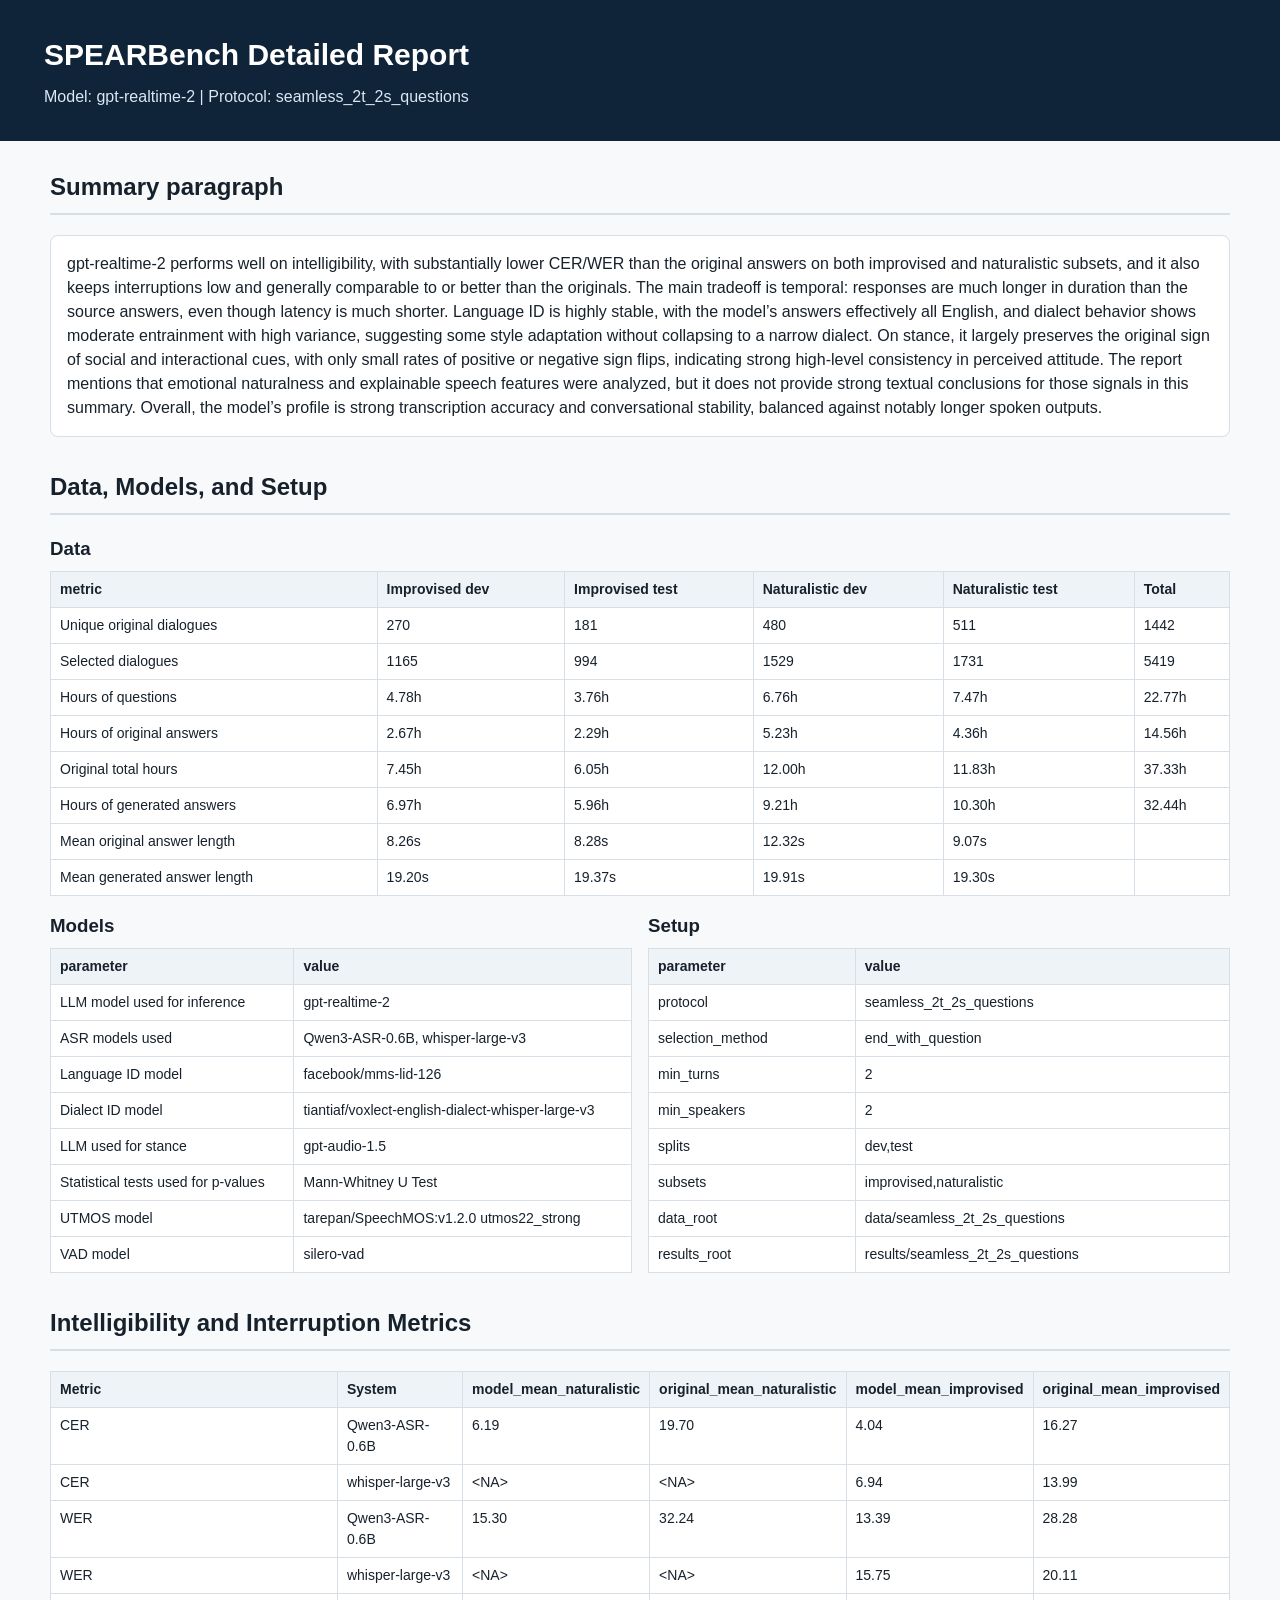
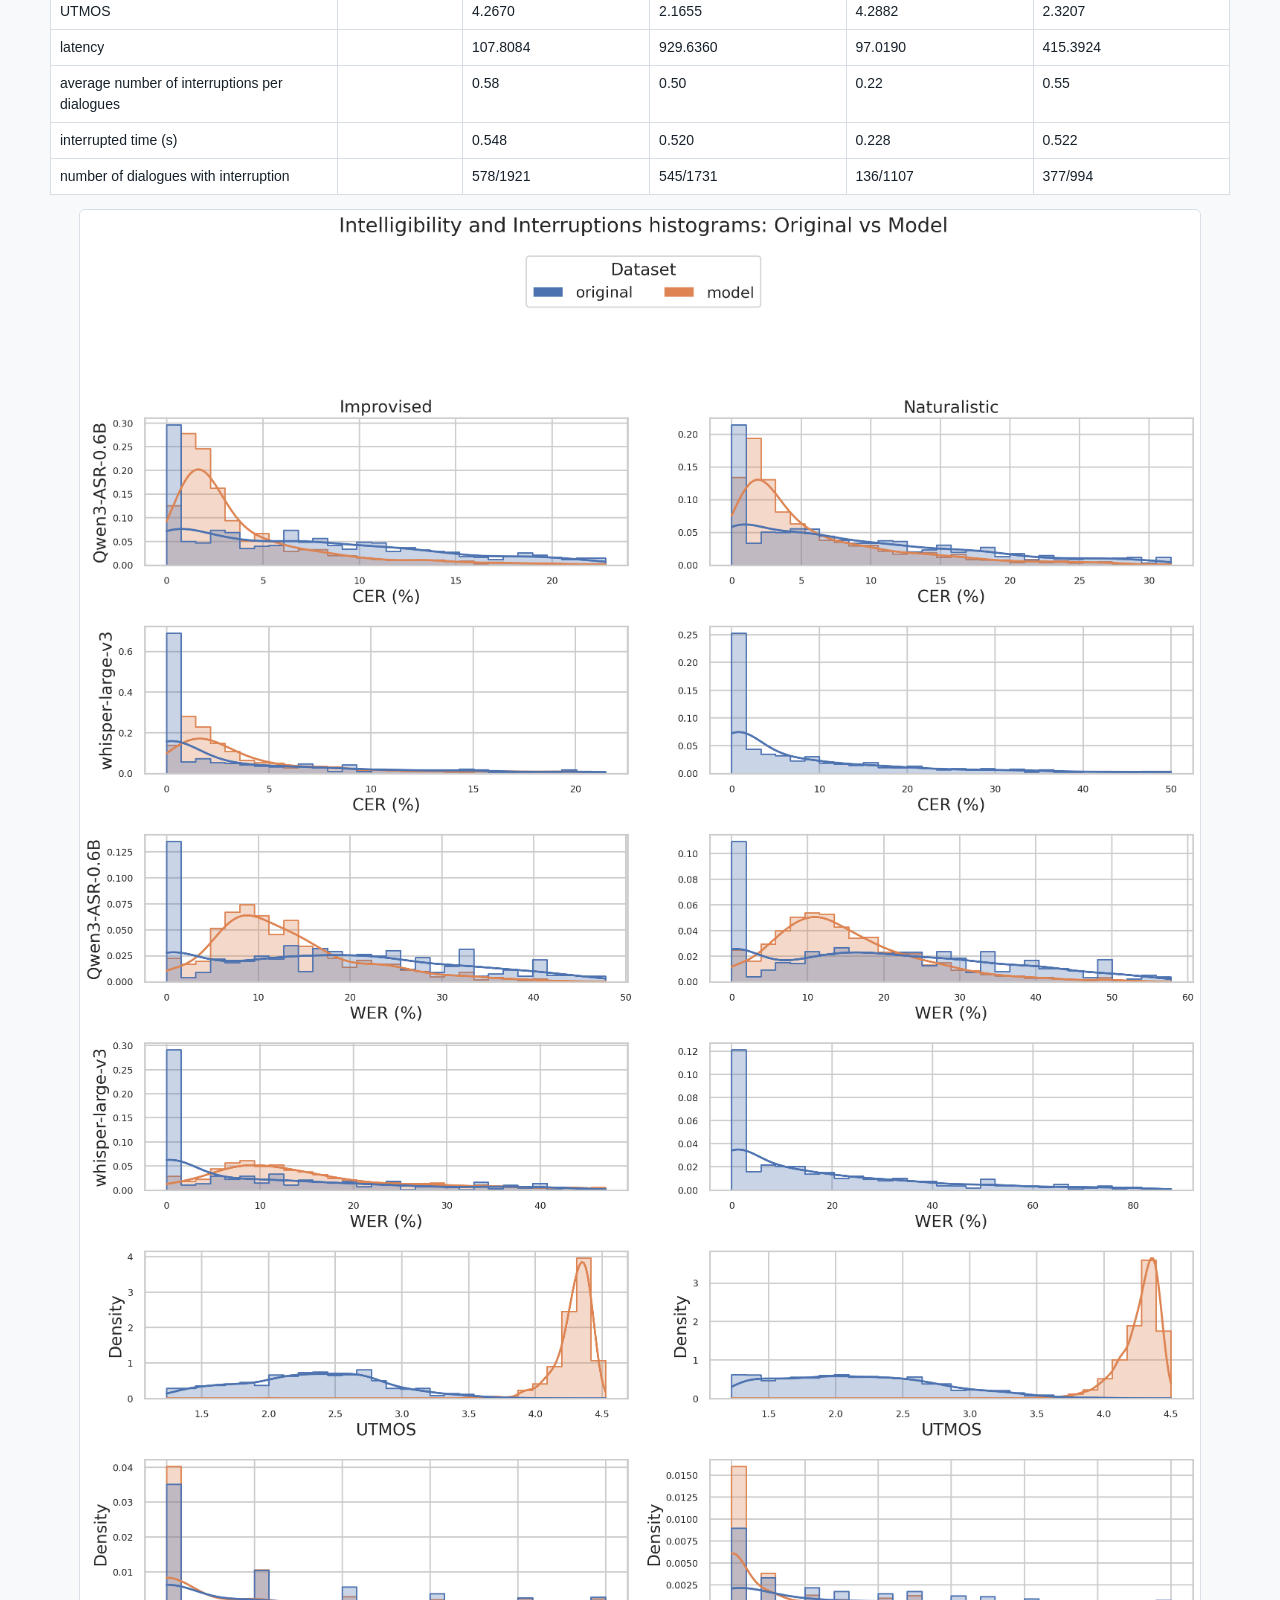
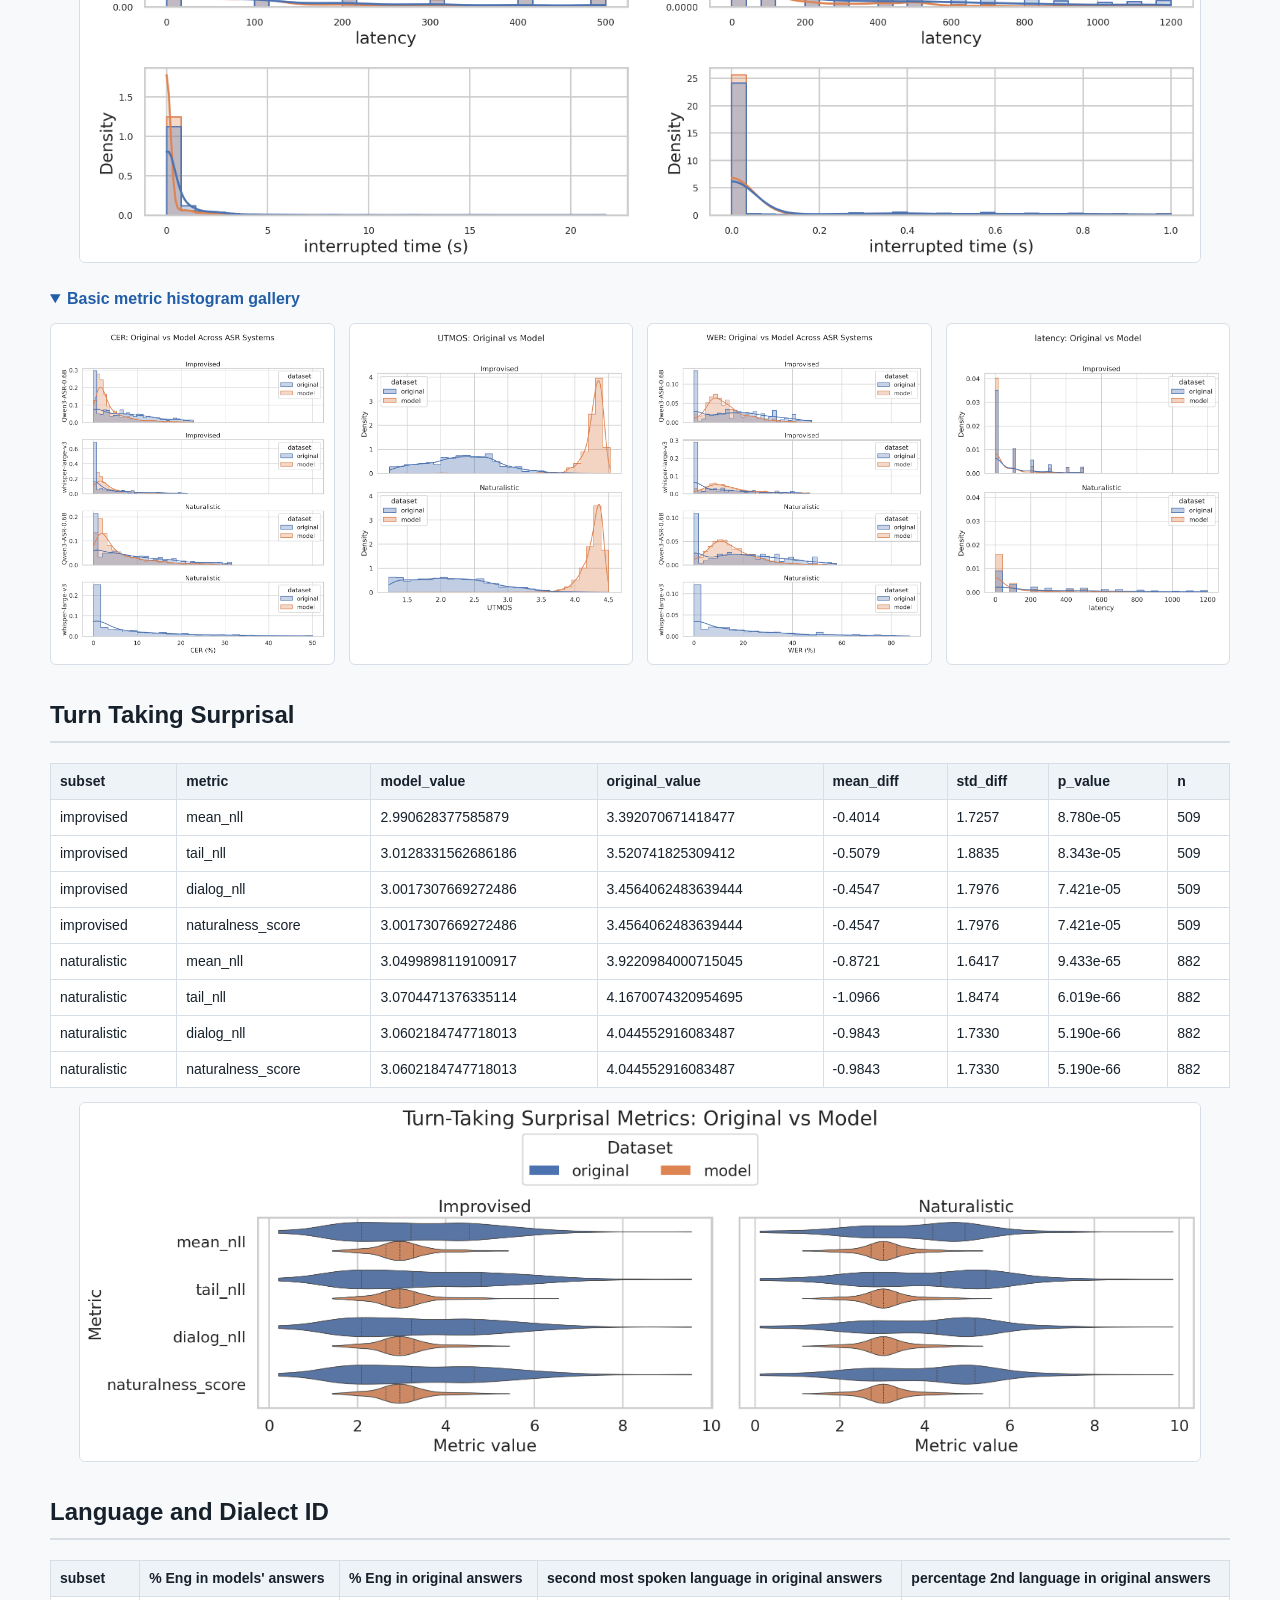
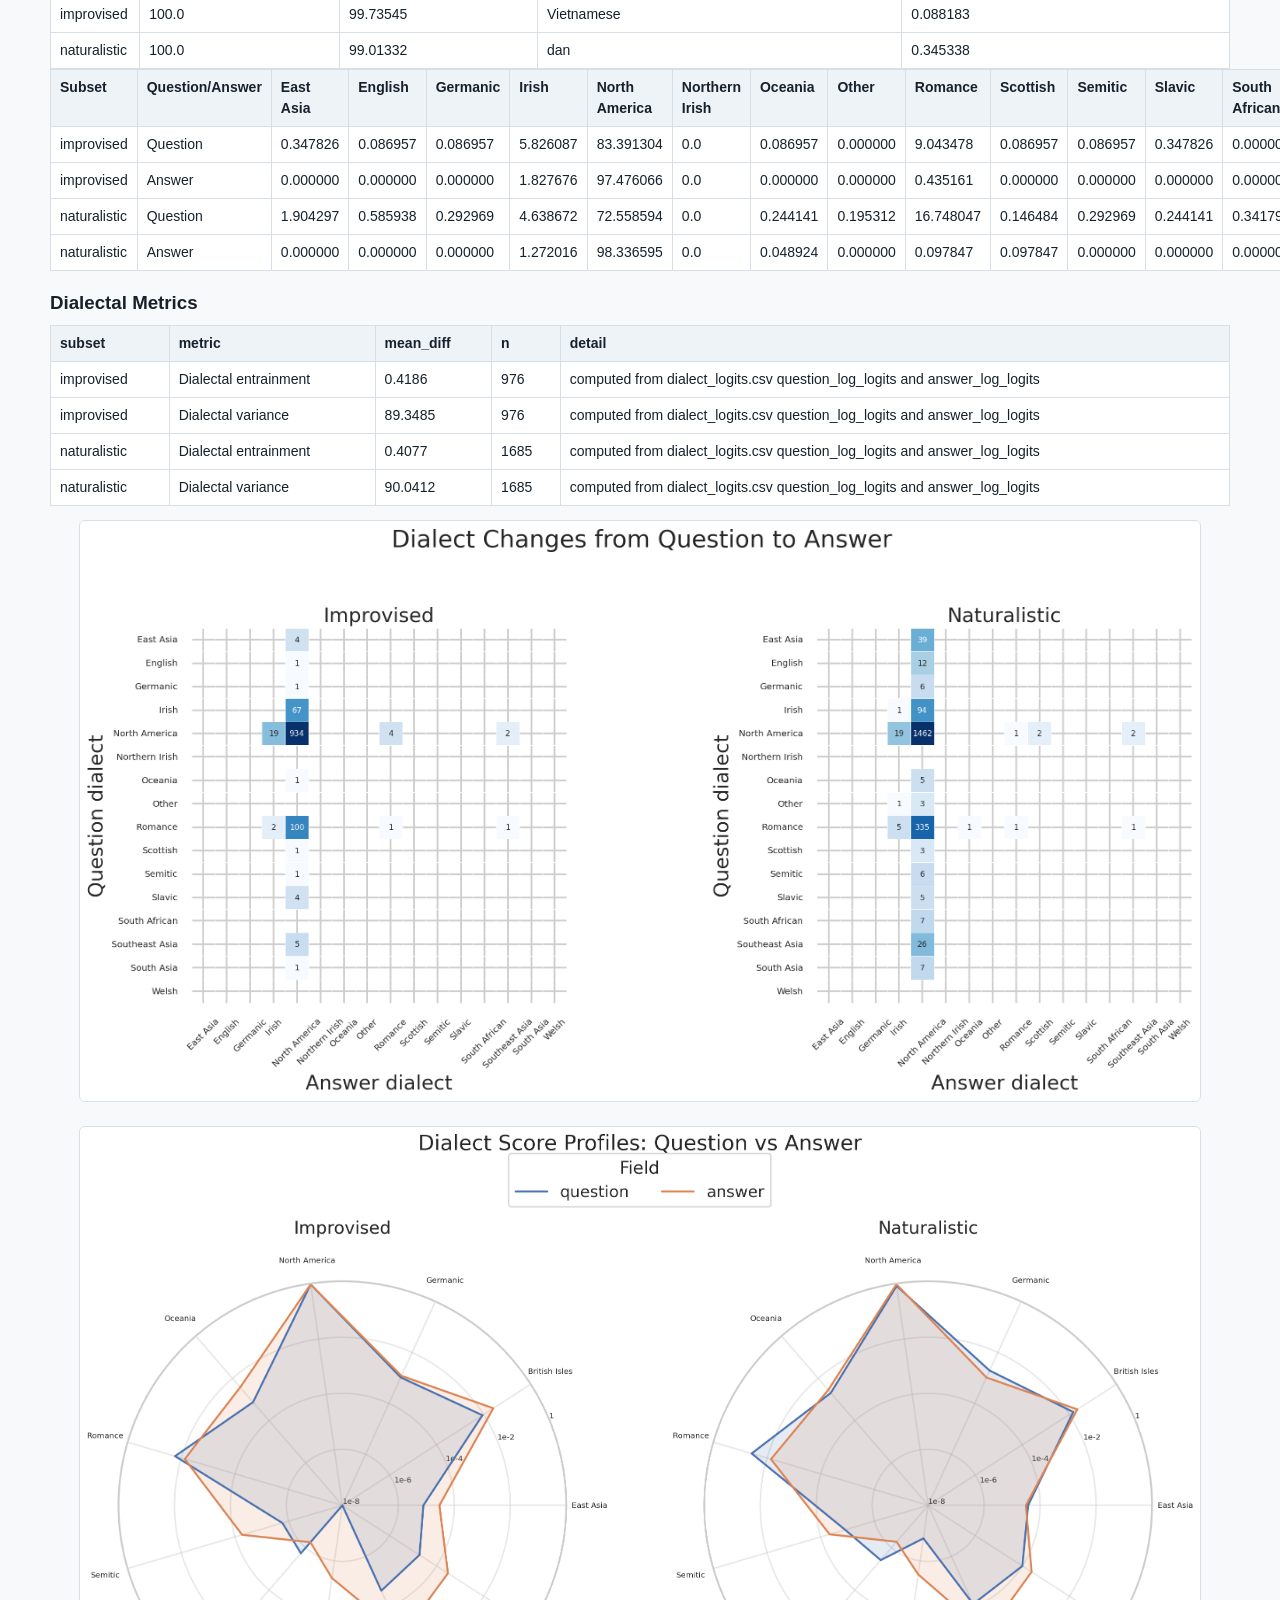
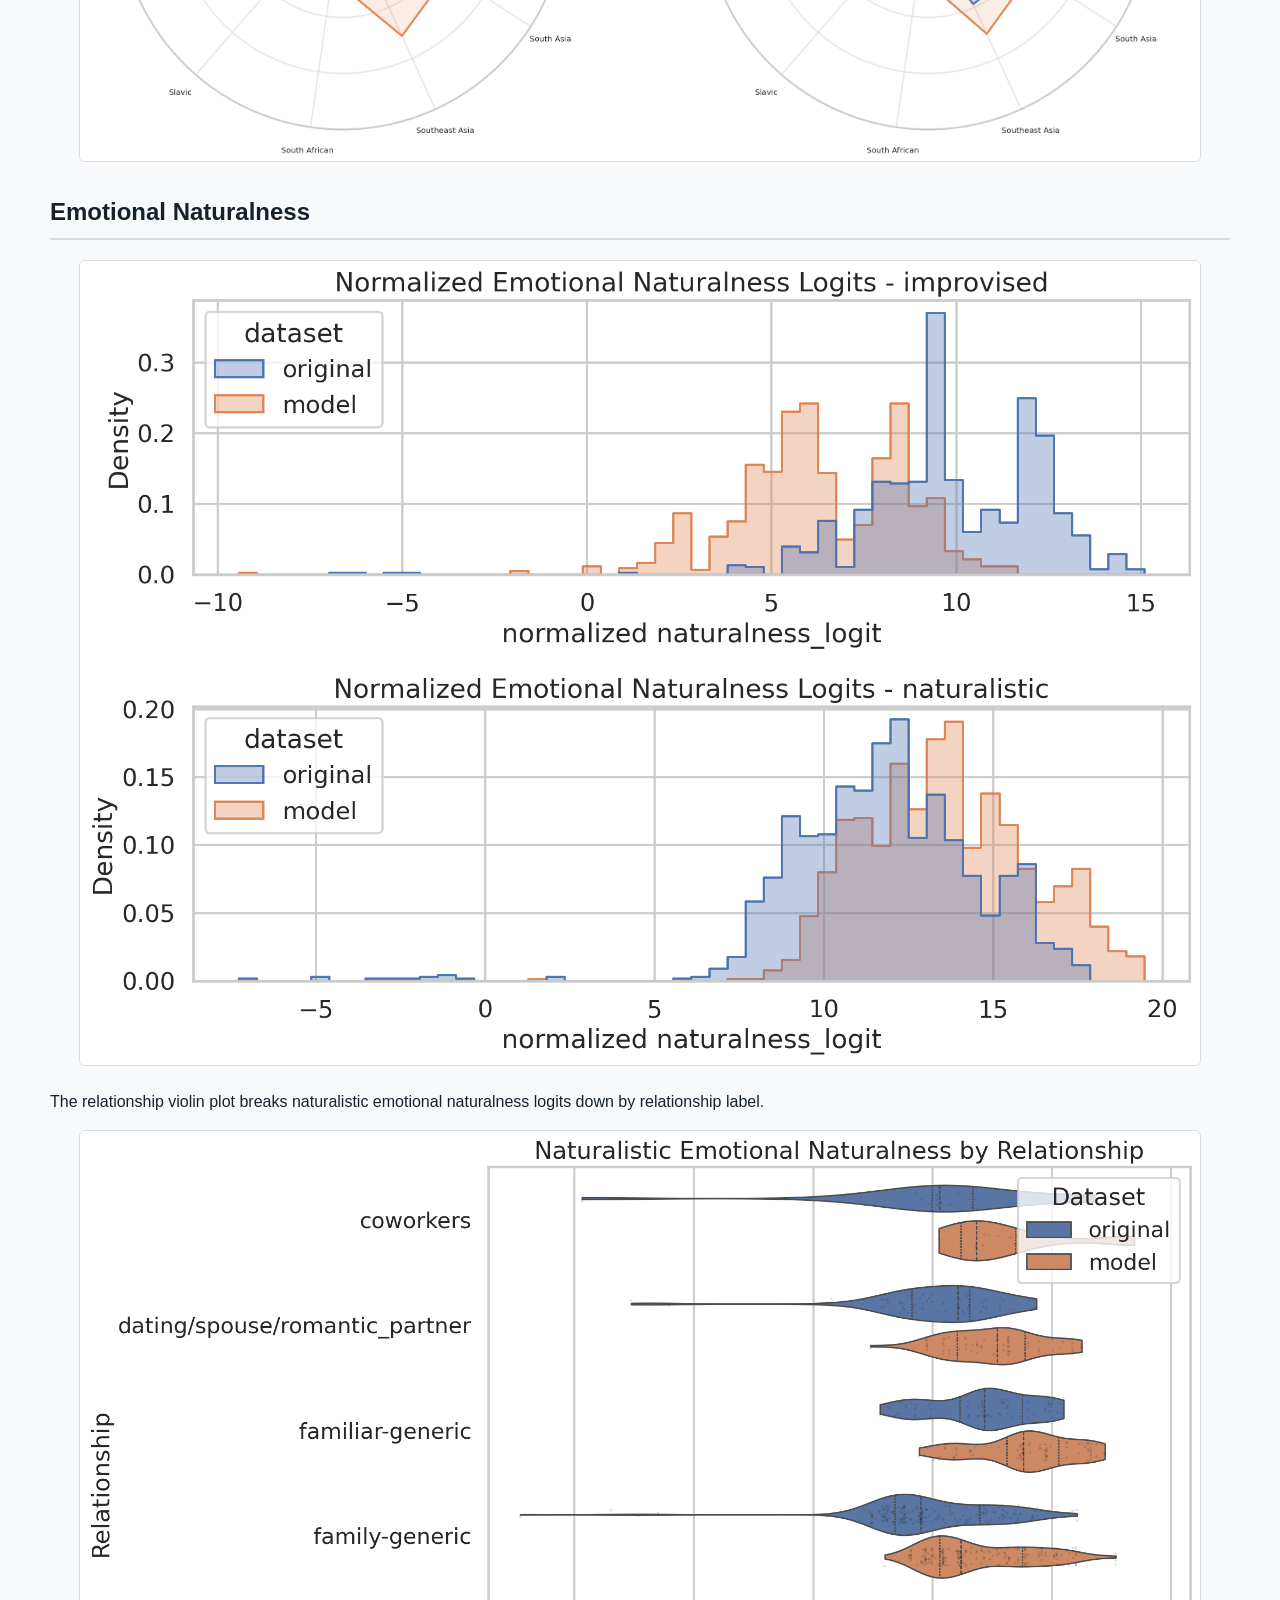
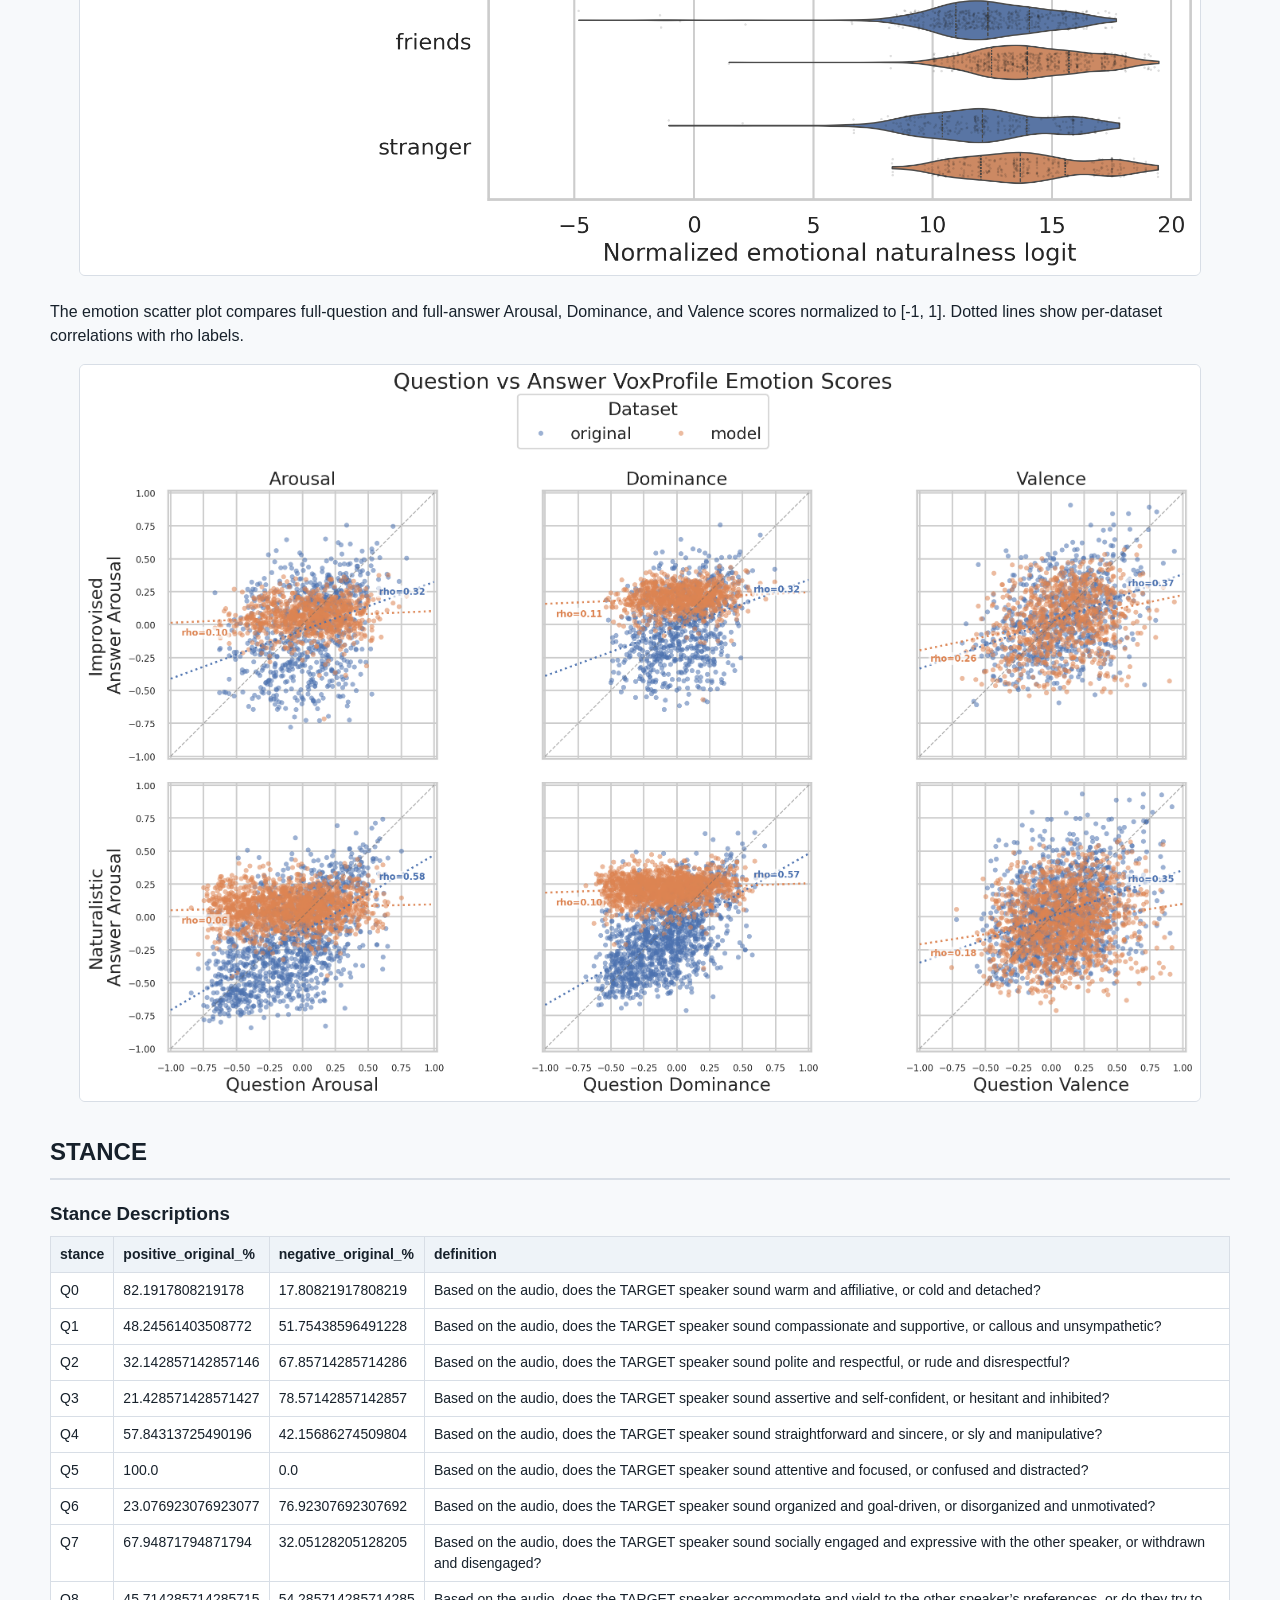
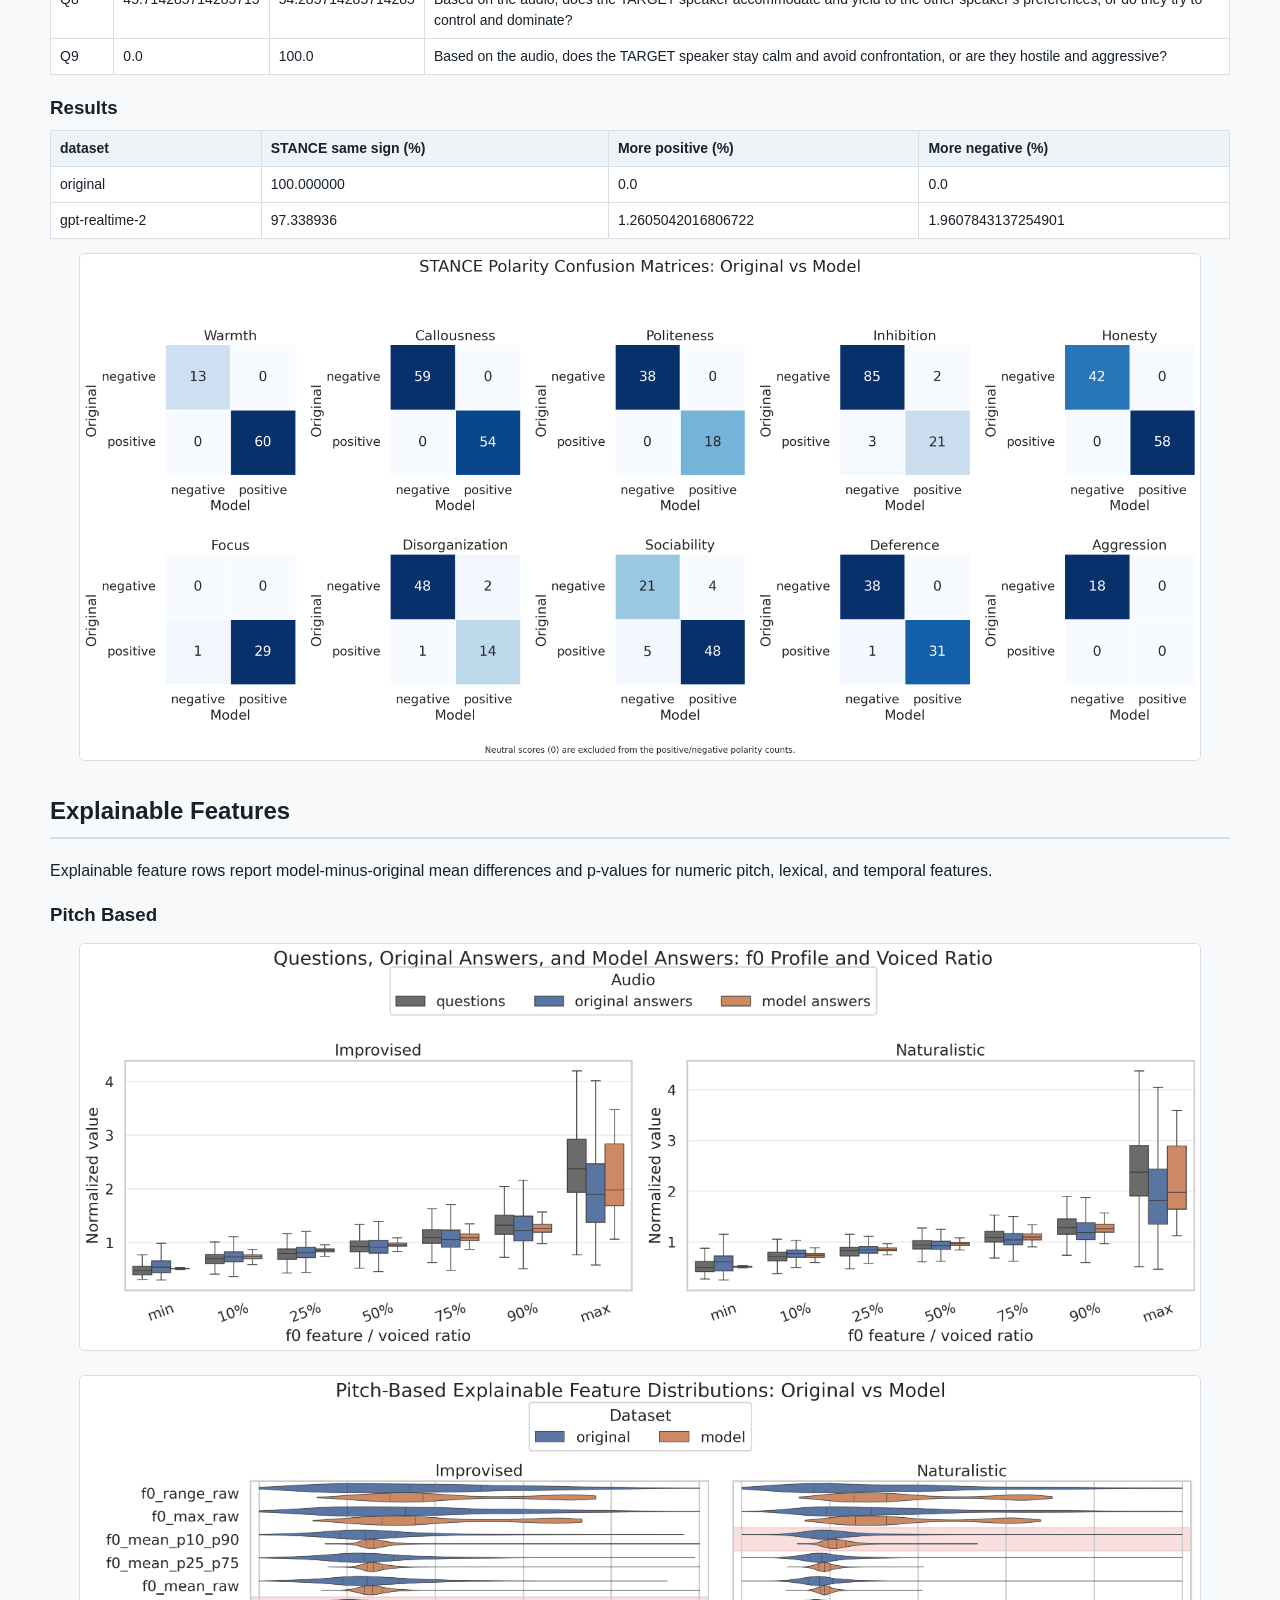
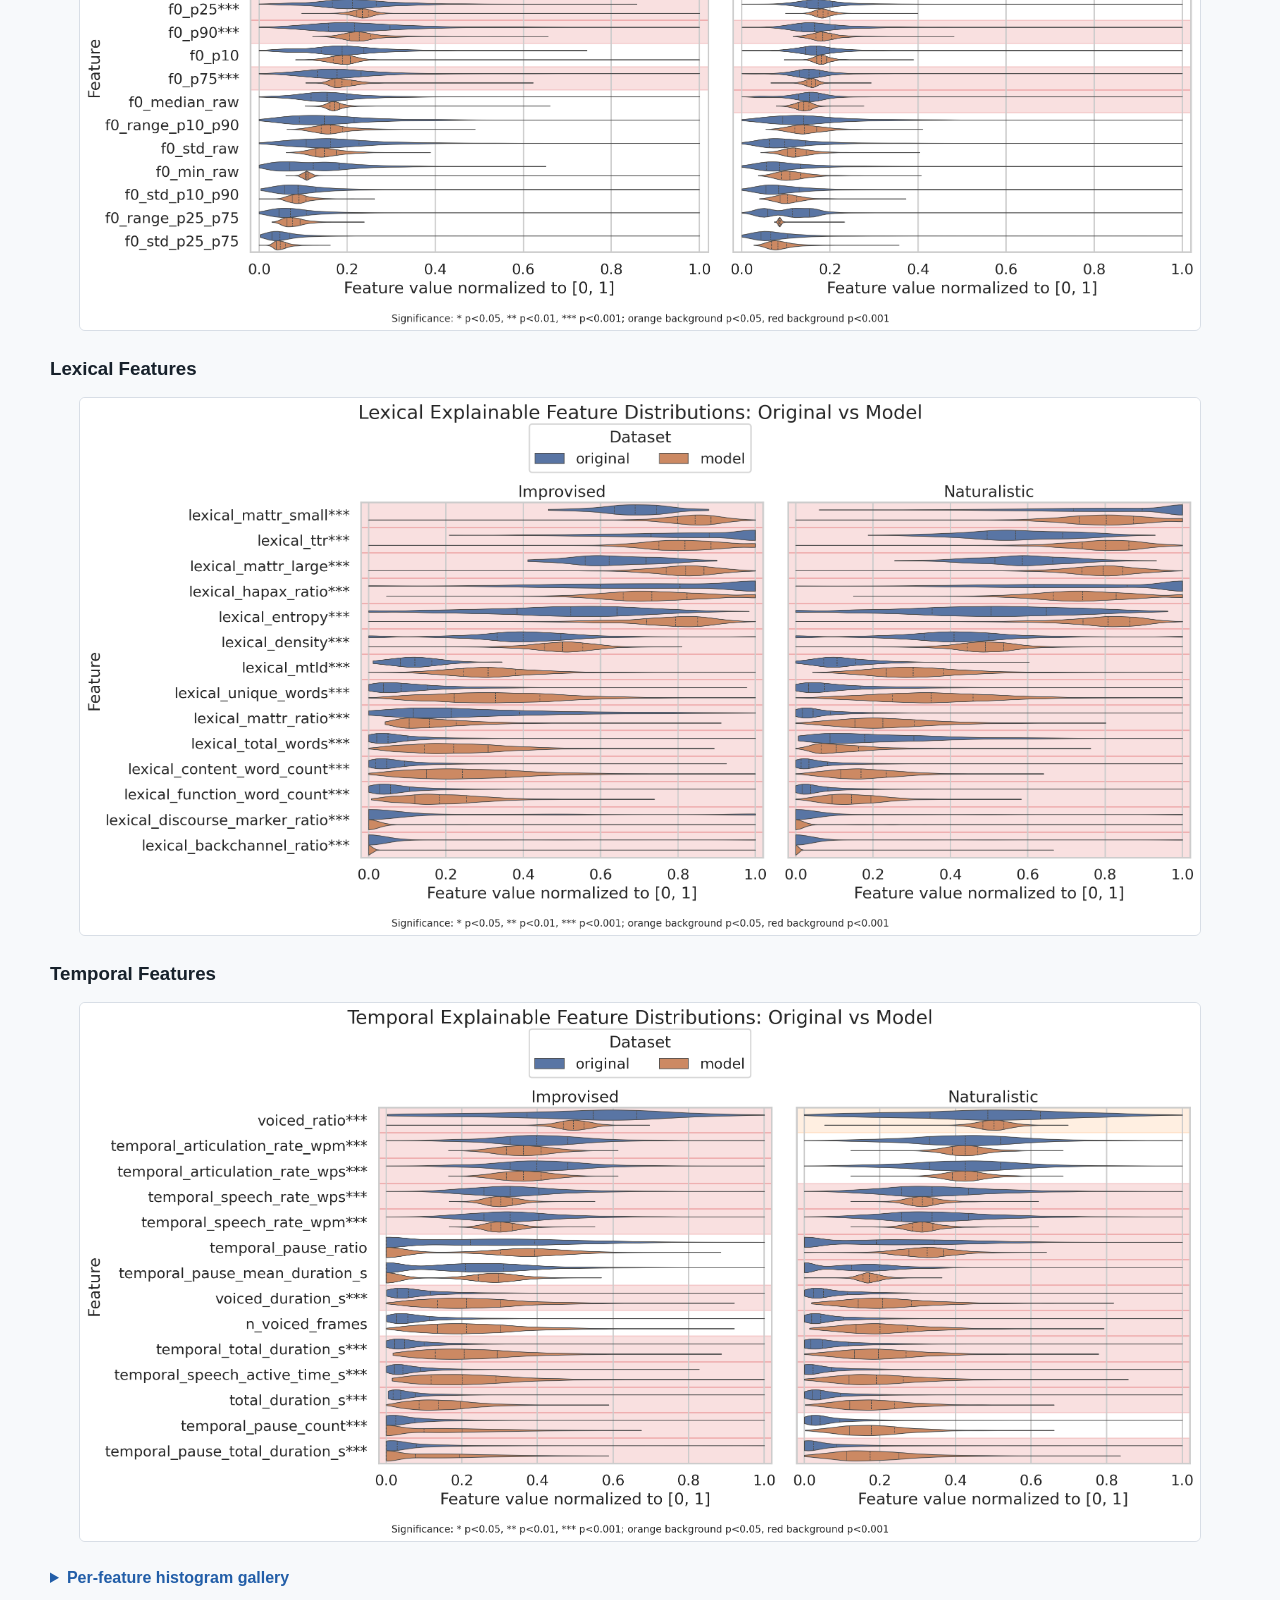
<file: reports/gpt-realtime-2/detailed_report.html>
<!doctype html>
<html lang="en">
<head>
  <meta charset="utf-8">
  <meta name="viewport" content="width=device-width, initial-scale=1">
  <title>SPEARBench Detailed Report - gpt-realtime-2</title>
  <style>
    :root { --ink:#17212b; --muted:#5b6773; --line:#d8dee6; --bg:#f7f9fb; --card:#ffffff; --accent:#225ea8; }
    body { margin:0; font-family: Arial, Helvetica, sans-serif; color:var(--ink); background:var(--bg); line-height:1.5; }
    header { padding:32px 44px; background:#0f2438; color:white; }
    header h1 { margin:0 0 8px 0; font-size:30px; }
    header p { margin:0; color:#dbe7f3; }
    main { max-width:1180px; margin:0 auto; padding:28px 24px 56px; }
    section { margin:0 0 32px; }
    h2 { margin-top:0; border-bottom:2px solid var(--line); padding-bottom:8px; }
    h3 { margin-bottom:8px; }
    .cards { display:grid; grid-template-columns:repeat(auto-fit,minmax(280px,1fr)); gap:16px; margin:18px 0; }
    .card { background:var(--card); border:1px solid var(--line); border-radius:8px; padding:16px; box-shadow:0 1px 2px rgba(0,0,0,0.04); }
    .setup-half-grid { display:grid; grid-template-columns:repeat(2,minmax(0,1fr)); gap:16px; align-items:start; margin-top:16px; }
    .setup-panel { min-width:0; overflow-x:auto; margin:0; }
    .setup-panel-data { width:100%; }
    .setup-panel h3 { margin-top:0; }
    .metric-table { width:100%; border-collapse:collapse; font-size:14px; background:white; }
    .metric-table th, .metric-table td { border:1px solid var(--line); padding:7px 9px; text-align:left; vertical-align:top; }
    .metric-table th { background:#eef3f8; font-weight:700; }
    .figure { width:100%; max-width:1120px; display:block; margin:14px auto 24px; border:1px solid var(--line); border-radius:6px; background:white; }
    .muted { color:var(--muted); }
    .summary-paragraph { background:white; border:1px solid var(--line); border-radius:8px; padding:16px; white-space:pre-wrap; }
    details { margin-top:16px; }
    summary { cursor:pointer; color:var(--accent); font-weight:700; margin-bottom:12px; }
    .gallery { display:grid; grid-template-columns:repeat(auto-fit,minmax(260px,1fr)); gap:14px; }
    .thumb { margin:0; background:white; border:1px solid var(--line); border-radius:6px; padding:8px; }
    .thumb img { width:100%; display:block; }
    .thumb figcaption { font-size:12px; color:var(--muted); padding-top:6px; word-break:break-word; }
    @media (max-width: 900px) { .setup-half-grid { grid-template-columns:1fr; } }
  </style>
</head>
<body>
<header>
  <h1>SPEARBench Detailed Report</h1>
  <p>Model: gpt-realtime-2 | Protocol: seamless_2t_2s_questions</p>
</header>
<main>
  <section>
    <h2>Summary paragraph</h2>
    <p class="summary-paragraph">gpt-realtime-2 performs well on intelligibility, with substantially lower CER/WER than the original answers on both improvised and naturalistic subsets, and it also keeps interruptions low and generally comparable to or better than the originals. The main tradeoff is temporal: responses are much longer in duration than the source answers, even though latency is much shorter. Language ID is highly stable, with the model’s answers effectively all English, and dialect behavior shows moderate entrainment with high variance, suggesting some style adaptation without collapsing to a narrow dialect. On stance, it largely preserves the original sign of social and interactional cues, with only small rates of positive or negative sign flips, indicating strong high-level consistency in perceived attitude. The report mentions that emotional naturalness and explainable speech features were analyzed, but it does not provide strong textual conclusions for those signals in this summary. Overall, the model’s profile is strong transcription accuracy and conversational stability, balanced against notably longer spoken outputs.</p>
  </section>

  <section>
    <h2>Data, Models, and Setup</h2>
    <section class="setup-panel setup-panel-data"><h3>Data</h3><table class="metric-table"><thead><tr><th>metric</th><th>Improvised dev</th><th>Improvised test</th><th>Naturalistic dev</th><th>Naturalistic test</th><th>Total</th></tr></thead><tbody><tr><td>Unique original dialogues</td><td>270</td><td>181</td><td>480</td><td>511</td><td>1442</td></tr><tr><td>Selected dialogues</td><td>1165</td><td>994</td><td>1529</td><td>1731</td><td>5419</td></tr><tr><td>Hours of questions</td><td>4.78h</td><td>3.76h</td><td>6.76h</td><td>7.47h</td><td>22.77h</td></tr><tr><td>Hours of original answers</td><td>2.67h</td><td>2.29h</td><td>5.23h</td><td>4.36h</td><td>14.56h</td></tr><tr><td>Original total hours</td><td>7.45h</td><td>6.05h</td><td>12.00h</td><td>11.83h</td><td>37.33h</td></tr><tr><td>Hours of generated answers</td><td>6.97h</td><td>5.96h</td><td>9.21h</td><td>10.30h</td><td>32.44h</td></tr><tr><td>Mean original answer length</td><td>8.26s</td><td>8.28s</td><td>12.32s</td><td>9.07s</td><td></td></tr><tr><td>Mean generated answer length</td><td>19.20s</td><td>19.37s</td><td>19.91s</td><td>19.30s</td><td></td></tr></tbody></table></section><div class="setup-half-grid"><section class="setup-panel"><h3>Models</h3><table class="metric-table"><thead><tr><th>parameter</th><th>value</th></tr></thead><tbody><tr><td>LLM model used for inference</td><td>gpt-realtime-2</td></tr><tr><td>ASR models used</td><td>Qwen3-ASR-0.6B, whisper-large-v3</td></tr><tr><td>Language ID model</td><td>facebook/mms-lid-126</td></tr><tr><td>Dialect ID model</td><td>tiantiaf/voxlect-english-dialect-whisper-large-v3</td></tr><tr><td>LLM used for stance</td><td>gpt-audio-1.5</td></tr><tr><td>Statistical tests used for p-values</td><td>Mann-Whitney U Test</td></tr><tr><td>UTMOS model</td><td>tarepan/SpeechMOS:v1.2.0 utmos22_strong</td></tr><tr><td>VAD model</td><td>silero-vad</td></tr></tbody></table></section>
<section class="setup-panel"><h3>Setup</h3><table class="metric-table"><thead><tr><th>parameter</th><th>value</th></tr></thead><tbody><tr><td>protocol</td><td>seamless_2t_2s_questions</td></tr><tr><td>selection_method</td><td>end_with_question</td></tr><tr><td>min_turns</td><td>2</td></tr><tr><td>min_speakers</td><td>2</td></tr><tr><td>splits</td><td>dev,test</td></tr><tr><td>subsets</td><td>improvised,naturalistic</td></tr><tr><td>data_root</td><td>data/seamless_2t_2s_questions</td></tr><tr><td>results_root</td><td>results/seamless_2t_2s_questions</td></tr></tbody></table></section></div>
  </section>

  <section>
    <h2>Intelligibility and Interruption Metrics</h2>
    <table class="dataframe metric-table">
  <thead>
    <tr style="text-align: right;">
      <th>Metric</th>
      <th>System</th>
      <th>model_mean_naturalistic</th>
      <th>original_mean_naturalistic</th>
      <th>model_mean_improvised</th>
      <th>original_mean_improvised</th>
    </tr>
  </thead>
  <tbody>
    <tr>
      <td>CER</td>
      <td>Qwen3-ASR-0.6B</td>
      <td>6.19</td>
      <td>19.70</td>
      <td>4.04</td>
      <td>16.27</td>
    </tr>
    <tr>
      <td>CER</td>
      <td>whisper-large-v3</td>
      <td>&lt;NA&gt;</td>
      <td>&lt;NA&gt;</td>
      <td>6.94</td>
      <td>13.99</td>
    </tr>
    <tr>
      <td>WER</td>
      <td>Qwen3-ASR-0.6B</td>
      <td>15.30</td>
      <td>32.24</td>
      <td>13.39</td>
      <td>28.28</td>
    </tr>
    <tr>
      <td>WER</td>
      <td>whisper-large-v3</td>
      <td>&lt;NA&gt;</td>
      <td>&lt;NA&gt;</td>
      <td>15.75</td>
      <td>20.11</td>
    </tr>
    <tr>
      <td>UTMOS</td>
      <td></td>
      <td>4.2670</td>
      <td>2.1655</td>
      <td>4.2882</td>
      <td>2.3207</td>
    </tr>
    <tr>
      <td>latency</td>
      <td></td>
      <td>107.8084</td>
      <td>929.6360</td>
      <td>97.0190</td>
      <td>415.3924</td>
    </tr>
    <tr>
      <td>average number of interruptions per dialogues</td>
      <td></td>
      <td>0.58</td>
      <td>0.50</td>
      <td>0.22</td>
      <td>0.55</td>
    </tr>
    <tr>
      <td>interrupted time (s)</td>
      <td></td>
      <td>0.548</td>
      <td>0.520</td>
      <td>0.228</td>
      <td>0.522</td>
    </tr>
    <tr>
      <td>number of dialogues with interruption</td>
      <td></td>
      <td>578/1921</td>
      <td>545/1731</td>
      <td>136/1107</td>
      <td>377/994</td>
    </tr>
  </tbody>
</table>
    <img class="figure" src="graphs/basic_metrics.png" alt="Intelligibility and interruption metric histograms with KDE" loading="lazy">
    <details open><summary>Basic metric histogram gallery</summary><div class="gallery"><figure class="thumb"><img src="graphs/basic_metric_graphs/CER.png" alt="CER" loading="lazy"></figure>
<figure class="thumb"><img src="graphs/basic_metric_graphs/UTMOS.png" alt="UTMOS" loading="lazy"></figure>
<figure class="thumb"><img src="graphs/basic_metric_graphs/WER.png" alt="WER" loading="lazy"></figure>
<figure class="thumb"><img src="graphs/basic_metric_graphs/latency.png" alt="latency" loading="lazy"></figure></div></details>
  </section>

  <section>
    <h2>Turn Taking Surprisal</h2>
    <table class="dataframe metric-table">
  <thead>
    <tr style="text-align: right;">
      <th>subset</th>
      <th>metric</th>
      <th>model_value</th>
      <th>original_value</th>
      <th>mean_diff</th>
      <th>std_diff</th>
      <th>p_value</th>
      <th>n</th>
    </tr>
  </thead>
  <tbody>
    <tr>
      <td>improvised</td>
      <td>mean_nll</td>
      <td>2.990628377585879</td>
      <td>3.392070671418477</td>
      <td>-0.4014</td>
      <td>1.7257</td>
      <td>8.780e-05</td>
      <td>509</td>
    </tr>
    <tr>
      <td>improvised</td>
      <td>tail_nll</td>
      <td>3.0128331562686186</td>
      <td>3.520741825309412</td>
      <td>-0.5079</td>
      <td>1.8835</td>
      <td>8.343e-05</td>
      <td>509</td>
    </tr>
    <tr>
      <td>improvised</td>
      <td>dialog_nll</td>
      <td>3.0017307669272486</td>
      <td>3.4564062483639444</td>
      <td>-0.4547</td>
      <td>1.7976</td>
      <td>7.421e-05</td>
      <td>509</td>
    </tr>
    <tr>
      <td>improvised</td>
      <td>naturalness_score</td>
      <td>3.0017307669272486</td>
      <td>3.4564062483639444</td>
      <td>-0.4547</td>
      <td>1.7976</td>
      <td>7.421e-05</td>
      <td>509</td>
    </tr>
    <tr>
      <td>naturalistic</td>
      <td>mean_nll</td>
      <td>3.0499898119100917</td>
      <td>3.9220984000715045</td>
      <td>-0.8721</td>
      <td>1.6417</td>
      <td>9.433e-65</td>
      <td>882</td>
    </tr>
    <tr>
      <td>naturalistic</td>
      <td>tail_nll</td>
      <td>3.0704471376335114</td>
      <td>4.1670074320954695</td>
      <td>-1.0966</td>
      <td>1.8474</td>
      <td>6.019e-66</td>
      <td>882</td>
    </tr>
    <tr>
      <td>naturalistic</td>
      <td>dialog_nll</td>
      <td>3.0602184747718013</td>
      <td>4.044552916083487</td>
      <td>-0.9843</td>
      <td>1.7330</td>
      <td>5.190e-66</td>
      <td>882</td>
    </tr>
    <tr>
      <td>naturalistic</td>
      <td>naturalness_score</td>
      <td>3.0602184747718013</td>
      <td>4.044552916083487</td>
      <td>-0.9843</td>
      <td>1.7330</td>
      <td>5.190e-66</td>
      <td>882</td>
    </tr>
  </tbody>
</table>
    <img class="figure" src="graphs/turntaking_surprisal.png" alt="Turn-taking surprisal metric violin plots" loading="lazy">
  </section>

  <section>
    <h2>Language and Dialect ID</h2>
    <table class="dataframe metric-table">
  <thead>
    <tr style="text-align: right;">
      <th>subset</th>
      <th>% Eng in models' answers</th>
      <th>% Eng in original answers</th>
      <th>second most spoken language in original answers</th>
      <th>percentage 2nd language in original answers</th>
    </tr>
  </thead>
  <tbody>
    <tr>
      <td>improvised</td>
      <td>100.0</td>
      <td>99.73545</td>
      <td>Vietnamese</td>
      <td>0.088183</td>
    </tr>
    <tr>
      <td>naturalistic</td>
      <td>100.0</td>
      <td>99.01332</td>
      <td>dan</td>
      <td>0.345338</td>
    </tr>
  </tbody>
</table>
    <table class="dataframe metric-table">
  <thead>
    <tr style="text-align: right;">
      <th>Subset</th>
      <th>Question/Answer</th>
      <th>East Asia</th>
      <th>English</th>
      <th>Germanic</th>
      <th>Irish</th>
      <th>North America</th>
      <th>Northern Irish</th>
      <th>Oceania</th>
      <th>Other</th>
      <th>Romance</th>
      <th>Scottish</th>
      <th>Semitic</th>
      <th>Slavic</th>
      <th>South African</th>
      <th>Southeast Asia</th>
      <th>South Asia</th>
      <th>Welsh</th>
    </tr>
  </thead>
  <tbody>
    <tr>
      <td>improvised</td>
      <td>Question</td>
      <td>0.347826</td>
      <td>0.086957</td>
      <td>0.086957</td>
      <td>5.826087</td>
      <td>83.391304</td>
      <td>0.0</td>
      <td>0.086957</td>
      <td>0.000000</td>
      <td>9.043478</td>
      <td>0.086957</td>
      <td>0.086957</td>
      <td>0.347826</td>
      <td>0.000000</td>
      <td>0.434783</td>
      <td>0.086957</td>
      <td>0.0</td>
    </tr>
    <tr>
      <td>improvised</td>
      <td>Answer</td>
      <td>0.000000</td>
      <td>0.000000</td>
      <td>0.000000</td>
      <td>1.827676</td>
      <td>97.476066</td>
      <td>0.0</td>
      <td>0.000000</td>
      <td>0.000000</td>
      <td>0.435161</td>
      <td>0.000000</td>
      <td>0.000000</td>
      <td>0.000000</td>
      <td>0.000000</td>
      <td>0.261097</td>
      <td>0.000000</td>
      <td>0.0</td>
    </tr>
    <tr>
      <td>naturalistic</td>
      <td>Question</td>
      <td>1.904297</td>
      <td>0.585938</td>
      <td>0.292969</td>
      <td>4.638672</td>
      <td>72.558594</td>
      <td>0.0</td>
      <td>0.244141</td>
      <td>0.195312</td>
      <td>16.748047</td>
      <td>0.146484</td>
      <td>0.292969</td>
      <td>0.244141</td>
      <td>0.341797</td>
      <td>1.269531</td>
      <td>0.341797</td>
      <td>0.0</td>
    </tr>
    <tr>
      <td>naturalistic</td>
      <td>Answer</td>
      <td>0.000000</td>
      <td>0.000000</td>
      <td>0.000000</td>
      <td>1.272016</td>
      <td>98.336595</td>
      <td>0.0</td>
      <td>0.048924</td>
      <td>0.000000</td>
      <td>0.097847</td>
      <td>0.097847</td>
      <td>0.000000</td>
      <td>0.000000</td>
      <td>0.000000</td>
      <td>0.146771</td>
      <td>0.000000</td>
      <td>0.0</td>
    </tr>
  </tbody>
</table>
    <h3>Dialectal Metrics</h3>
    <table class="dataframe metric-table">
  <thead>
    <tr style="text-align: right;">
      <th>subset</th>
      <th>metric</th>
      <th>mean_diff</th>
      <th>n</th>
      <th>detail</th>
    </tr>
  </thead>
  <tbody>
    <tr>
      <td>improvised</td>
      <td>Dialectal entrainment</td>
      <td>0.4186</td>
      <td>976</td>
      <td>computed from dialect_logits.csv question_log_logits and answer_log_logits</td>
    </tr>
    <tr>
      <td>improvised</td>
      <td>Dialectal variance</td>
      <td>89.3485</td>
      <td>976</td>
      <td>computed from dialect_logits.csv question_log_logits and answer_log_logits</td>
    </tr>
    <tr>
      <td>naturalistic</td>
      <td>Dialectal entrainment</td>
      <td>0.4077</td>
      <td>1685</td>
      <td>computed from dialect_logits.csv question_log_logits and answer_log_logits</td>
    </tr>
    <tr>
      <td>naturalistic</td>
      <td>Dialectal variance</td>
      <td>90.0412</td>
      <td>1685</td>
      <td>computed from dialect_logits.csv question_log_logits and answer_log_logits</td>
    </tr>
  </tbody>
</table>
    <img class="figure" src="graphs/dialect_confusion.png" alt="Dialect question-to-answer confusion matrix" loading="lazy">
    <img class="figure" src="graphs/dialect_scores.png" alt="Dialect score spider profiles for question and answer fields" loading="lazy">
  </section>

  <section>
    <h2>Emotional Naturalness</h2>
    <img class="figure" src="graphs/emo_naturalness.png" alt="Emotional naturalness distributions" loading="lazy">
    <p>The relationship violin plot breaks naturalistic emotional naturalness logits down by relationship label.</p>
    <img class="figure" src="graphs/emo_naturalness_by_relationship.png" alt="Naturalistic emotional naturalness violins by relationship" loading="lazy">
    <p>The emotion scatter plot compares full-question and full-answer Arousal, Dominance, and Valence scores normalized to [-1, 1]. Dotted lines show per-dataset correlations with rho labels.</p>
    <img class="figure" src="graphs/emotion_scatter.png" alt="Question-answer Arousal, Dominance, and Valence scatter plots" loading="lazy">
  </section>

  <section>
    <h2>STANCE</h2>
    <h3>Stance Descriptions</h3>
    <table class="dataframe metric-table">
  <thead>
    <tr style="text-align: right;">
      <th>stance</th>
      <th>positive_original_%</th>
      <th>negative_original_%</th>
      <th>definition</th>
    </tr>
  </thead>
  <tbody>
    <tr>
      <td>Q0</td>
      <td>82.1917808219178</td>
      <td>17.80821917808219</td>
      <td>Based on the audio, does the TARGET speaker sound warm and affiliative, or cold and detached?</td>
    </tr>
    <tr>
      <td>Q1</td>
      <td>48.24561403508772</td>
      <td>51.75438596491228</td>
      <td>Based on the audio, does the TARGET speaker sound compassionate and supportive, or callous and unsympathetic?</td>
    </tr>
    <tr>
      <td>Q2</td>
      <td>32.142857142857146</td>
      <td>67.85714285714286</td>
      <td>Based on the audio, does the TARGET speaker sound polite and respectful, or rude and disrespectful?</td>
    </tr>
    <tr>
      <td>Q3</td>
      <td>21.428571428571427</td>
      <td>78.57142857142857</td>
      <td>Based on the audio, does the TARGET speaker sound assertive and self-confident, or hesitant and inhibited?</td>
    </tr>
    <tr>
      <td>Q4</td>
      <td>57.84313725490196</td>
      <td>42.15686274509804</td>
      <td>Based on the audio, does the TARGET speaker sound straightforward and sincere, or sly and manipulative?</td>
    </tr>
    <tr>
      <td>Q5</td>
      <td>100.0</td>
      <td>0.0</td>
      <td>Based on the audio, does the TARGET speaker sound attentive and focused, or confused and distracted?</td>
    </tr>
    <tr>
      <td>Q6</td>
      <td>23.076923076923077</td>
      <td>76.92307692307692</td>
      <td>Based on the audio, does the TARGET speaker sound organized and goal-driven, or disorganized and unmotivated?</td>
    </tr>
    <tr>
      <td>Q7</td>
      <td>67.94871794871794</td>
      <td>32.05128205128205</td>
      <td>Based on the audio, does the TARGET speaker sound socially engaged and expressive with the other speaker, or withdrawn and disengaged?</td>
    </tr>
    <tr>
      <td>Q8</td>
      <td>45.714285714285715</td>
      <td>54.285714285714285</td>
      <td>Based on the audio, does the TARGET speaker accommodate and yield to the other speaker’s preferences, or do they try to control and dominate?</td>
    </tr>
    <tr>
      <td>Q9</td>
      <td>0.0</td>
      <td>100.0</td>
      <td>Based on the audio, does the TARGET speaker stay calm and avoid confrontation, or are they hostile and aggressive?</td>
    </tr>
  </tbody>
</table>
    <h3>Results</h3>
    <table class="dataframe metric-table">
  <thead>
    <tr style="text-align: right;">
      <th>dataset</th>
      <th>STANCE same sign (%)</th>
      <th>More positive (%)</th>
      <th>More negative (%)</th>
    </tr>
  </thead>
  <tbody>
    <tr>
      <td>original</td>
      <td>100.000000</td>
      <td>0.0</td>
      <td>0.0</td>
    </tr>
    <tr>
      <td>gpt-realtime-2</td>
      <td>97.338936</td>
      <td>1.2605042016806722</td>
      <td>1.9607843137254901</td>
    </tr>
  </tbody>
</table>
    <img class="figure" src="graphs/stances.png" alt="STANCE score distributions" loading="lazy">
  </section>

  <section>
    <h2>Explainable Features</h2>
    <p>Explainable feature rows report model-minus-original mean differences and p-values for numeric pitch, lexical, and temporal features.</p>
    <h3>Pitch Based</h3>
    <img class="figure" src="graphs/f0_question_answer_boxplot.png" alt="Questions, original answers, and model answers f0 profile box plot" loading="lazy">
    <img class="figure" src="graphs/explainables_pitch.png" alt="Pitch-based explainable feature violin plots" loading="lazy">
    <h3>Lexical Features</h3>
    <img class="figure" src="graphs/explainables_lexical.png" alt="Lexical explainable feature violin plots" loading="lazy">
    <h3>Temporal Features</h3>
    <img class="figure" src="graphs/explainables_temporal.png" alt="Temporal explainable feature violin plots" loading="lazy">
    <details><summary>Per-feature histogram gallery</summary><div class="gallery"><figure class="thumb"><img src="graphs/feat_graphs/f0_max_raw.png" alt="f0_max_raw" loading="lazy"><figcaption>f0_max_raw</figcaption></figure>
<figure class="thumb"><img src="graphs/feat_graphs/f0_mean_p10_p90.png" alt="f0_mean_p10_p90" loading="lazy"><figcaption>f0_mean_p10_p90</figcaption></figure>
<figure class="thumb"><img src="graphs/feat_graphs/f0_mean_p25_p75.png" alt="f0_mean_p25_p75" loading="lazy"><figcaption>f0_mean_p25_p75</figcaption></figure>
<figure class="thumb"><img src="graphs/feat_graphs/f0_mean_raw.png" alt="f0_mean_raw" loading="lazy"><figcaption>f0_mean_raw</figcaption></figure>
<figure class="thumb"><img src="graphs/feat_graphs/f0_median_raw.png" alt="f0_median_raw" loading="lazy"><figcaption>f0_median_raw</figcaption></figure>
<figure class="thumb"><img src="graphs/feat_graphs/f0_n_voiced_frames.png" alt="f0_n_voiced_frames" loading="lazy"><figcaption>f0_n_voiced_frames</figcaption></figure>
<figure class="thumb"><img src="graphs/feat_graphs/f0_p10.png" alt="f0_p10" loading="lazy"><figcaption>f0_p10</figcaption></figure>
<figure class="thumb"><img src="graphs/feat_graphs/f0_p25.png" alt="f0_p25" loading="lazy"><figcaption>f0_p25</figcaption></figure>
<figure class="thumb"><img src="graphs/feat_graphs/f0_p75.png" alt="f0_p75" loading="lazy"><figcaption>f0_p75</figcaption></figure>
<figure class="thumb"><img src="graphs/feat_graphs/f0_p90.png" alt="f0_p90" loading="lazy"><figcaption>f0_p90</figcaption></figure>
<figure class="thumb"><img src="graphs/feat_graphs/f0_range_p10_p90.png" alt="f0_range_p10_p90" loading="lazy"><figcaption>f0_range_p10_p90</figcaption></figure>
<figure class="thumb"><img src="graphs/feat_graphs/f0_range_p25_p75.png" alt="f0_range_p25_p75" loading="lazy"><figcaption>f0_range_p25_p75</figcaption></figure>
<figure class="thumb"><img src="graphs/feat_graphs/f0_range_raw.png" alt="f0_range_raw" loading="lazy"><figcaption>f0_range_raw</figcaption></figure>
<figure class="thumb"><img src="graphs/feat_graphs/f0_std_p10_p90.png" alt="f0_std_p10_p90" loading="lazy"><figcaption>f0_std_p10_p90</figcaption></figure>
<figure class="thumb"><img src="graphs/feat_graphs/f0_std_p25_p75.png" alt="f0_std_p25_p75" loading="lazy"><figcaption>f0_std_p25_p75</figcaption></figure>
<figure class="thumb"><img src="graphs/feat_graphs/f0_total_duration_s.png" alt="f0_total_duration_s" loading="lazy"><figcaption>f0_total_duration_s</figcaption></figure>
<figure class="thumb"><img src="graphs/feat_graphs/f0_voiced_duration_s.png" alt="f0_voiced_duration_s" loading="lazy"><figcaption>f0_voiced_duration_s</figcaption></figure>
<figure class="thumb"><img src="graphs/feat_graphs/total_duration_s.png" alt="total_duration_s" loading="lazy"><figcaption>total_duration_s</figcaption></figure>
<figure class="thumb"><img src="graphs/feat_graphs/voiced_duration_s.png" alt="voiced_duration_s" loading="lazy"><figcaption>voiced_duration_s</figcaption></figure>
<figure class="thumb"><img src="graphs/feat_graphs/voiced_ratio.png" alt="voiced_ratio" loading="lazy"><figcaption>voiced_ratio</figcaption></figure></div></details>
  </section>
</main>
</body>
</html>
</file>
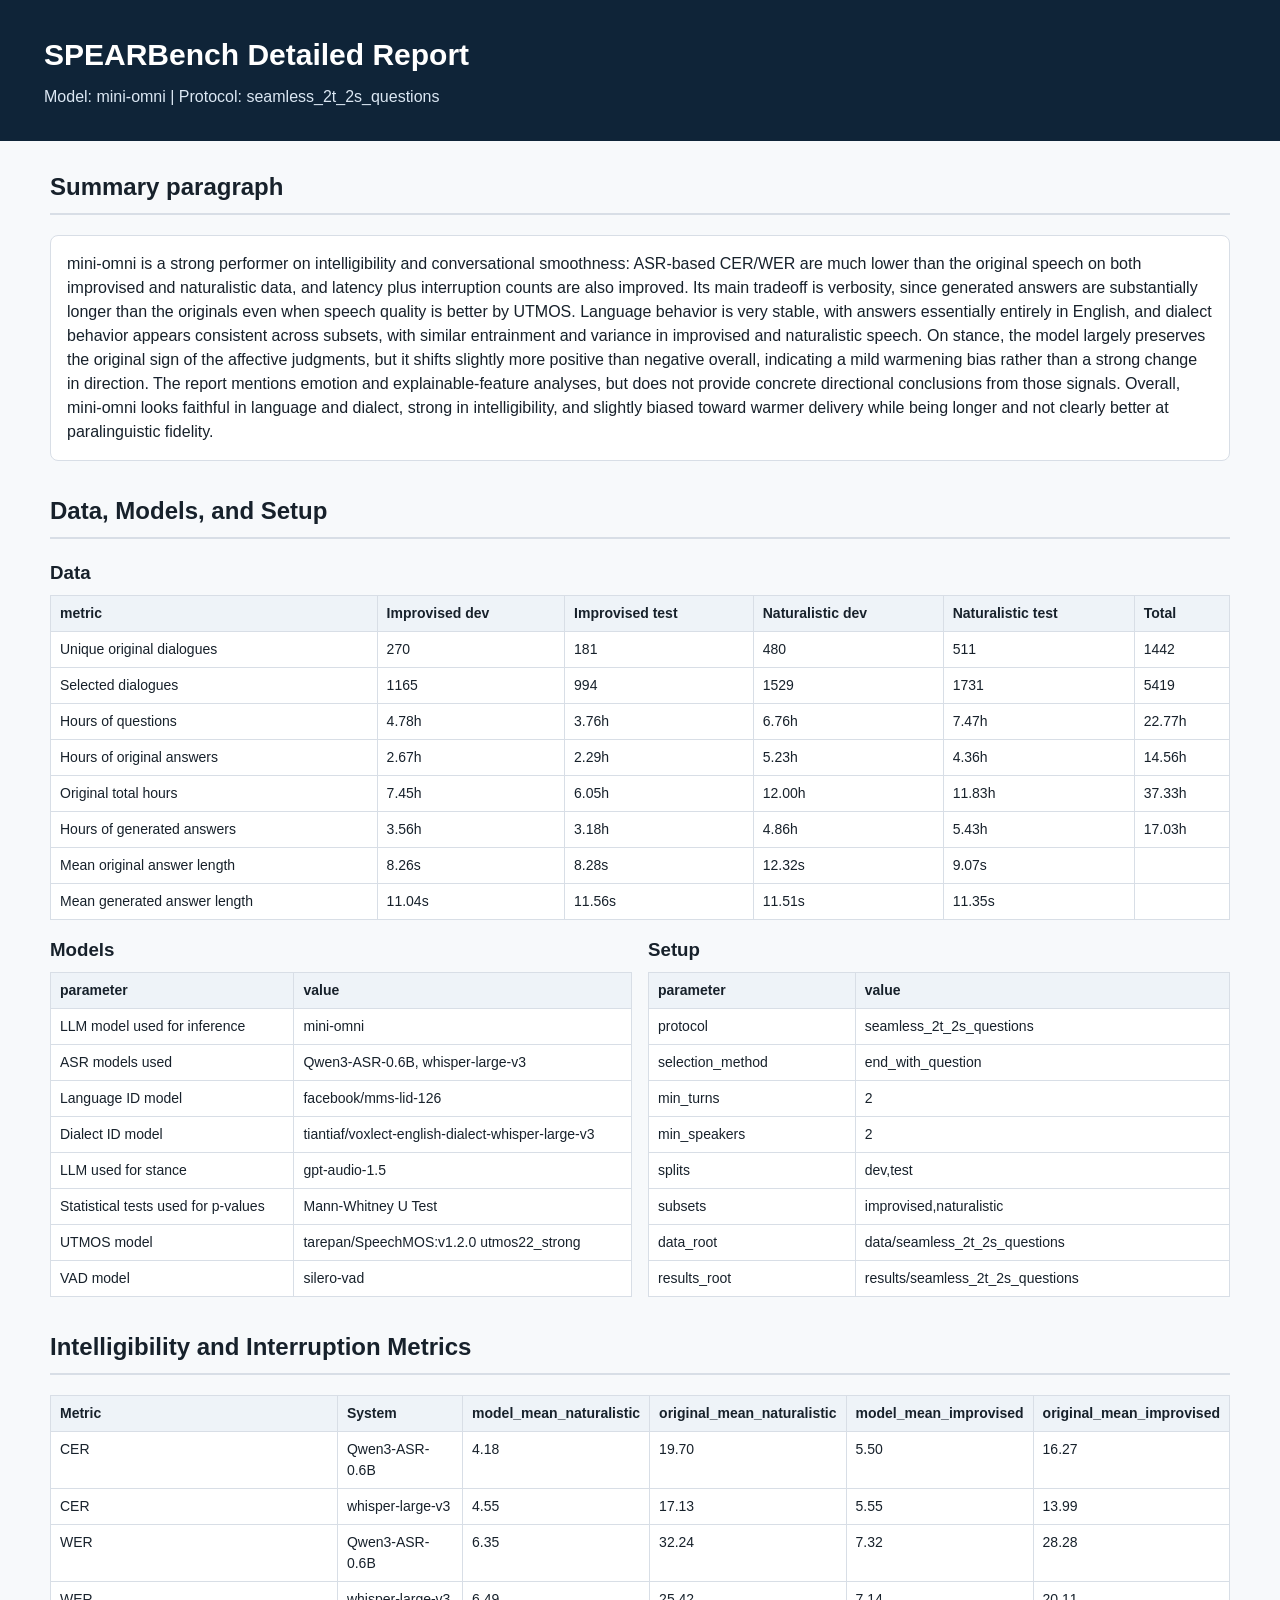
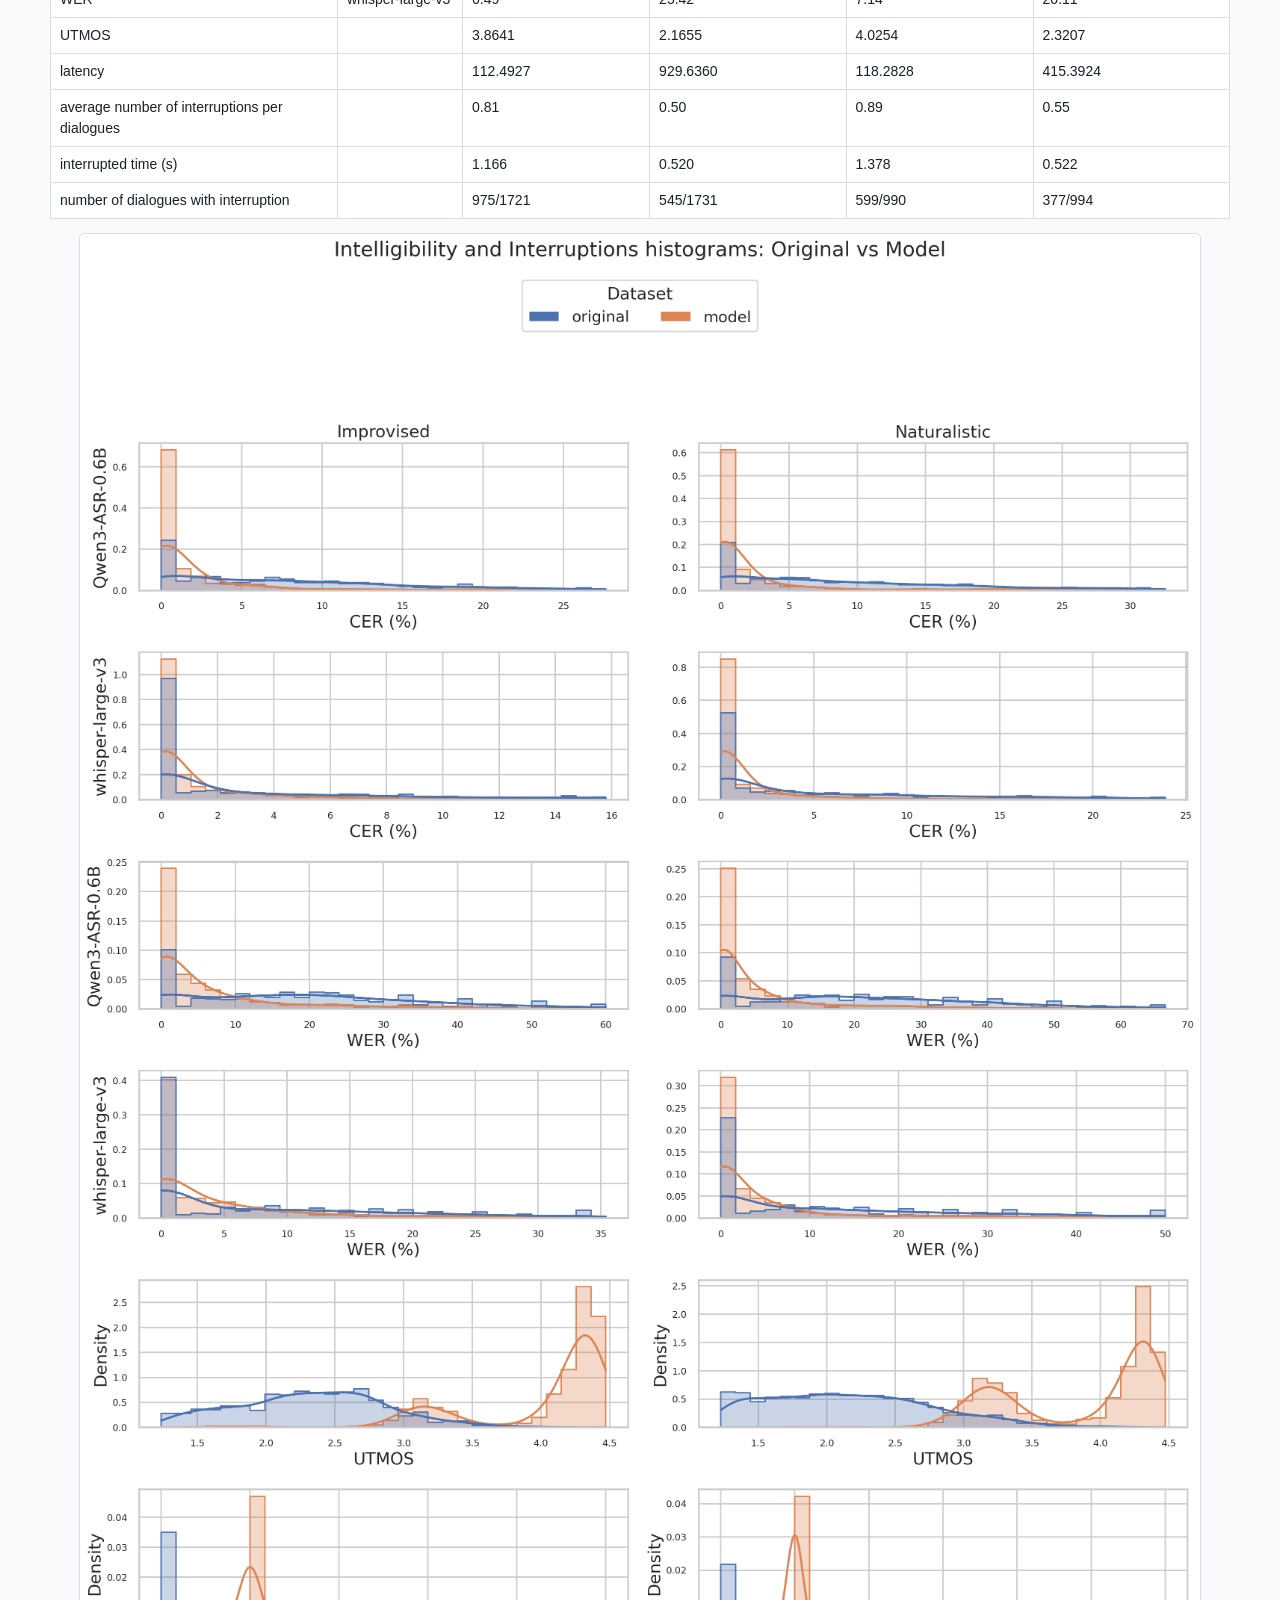
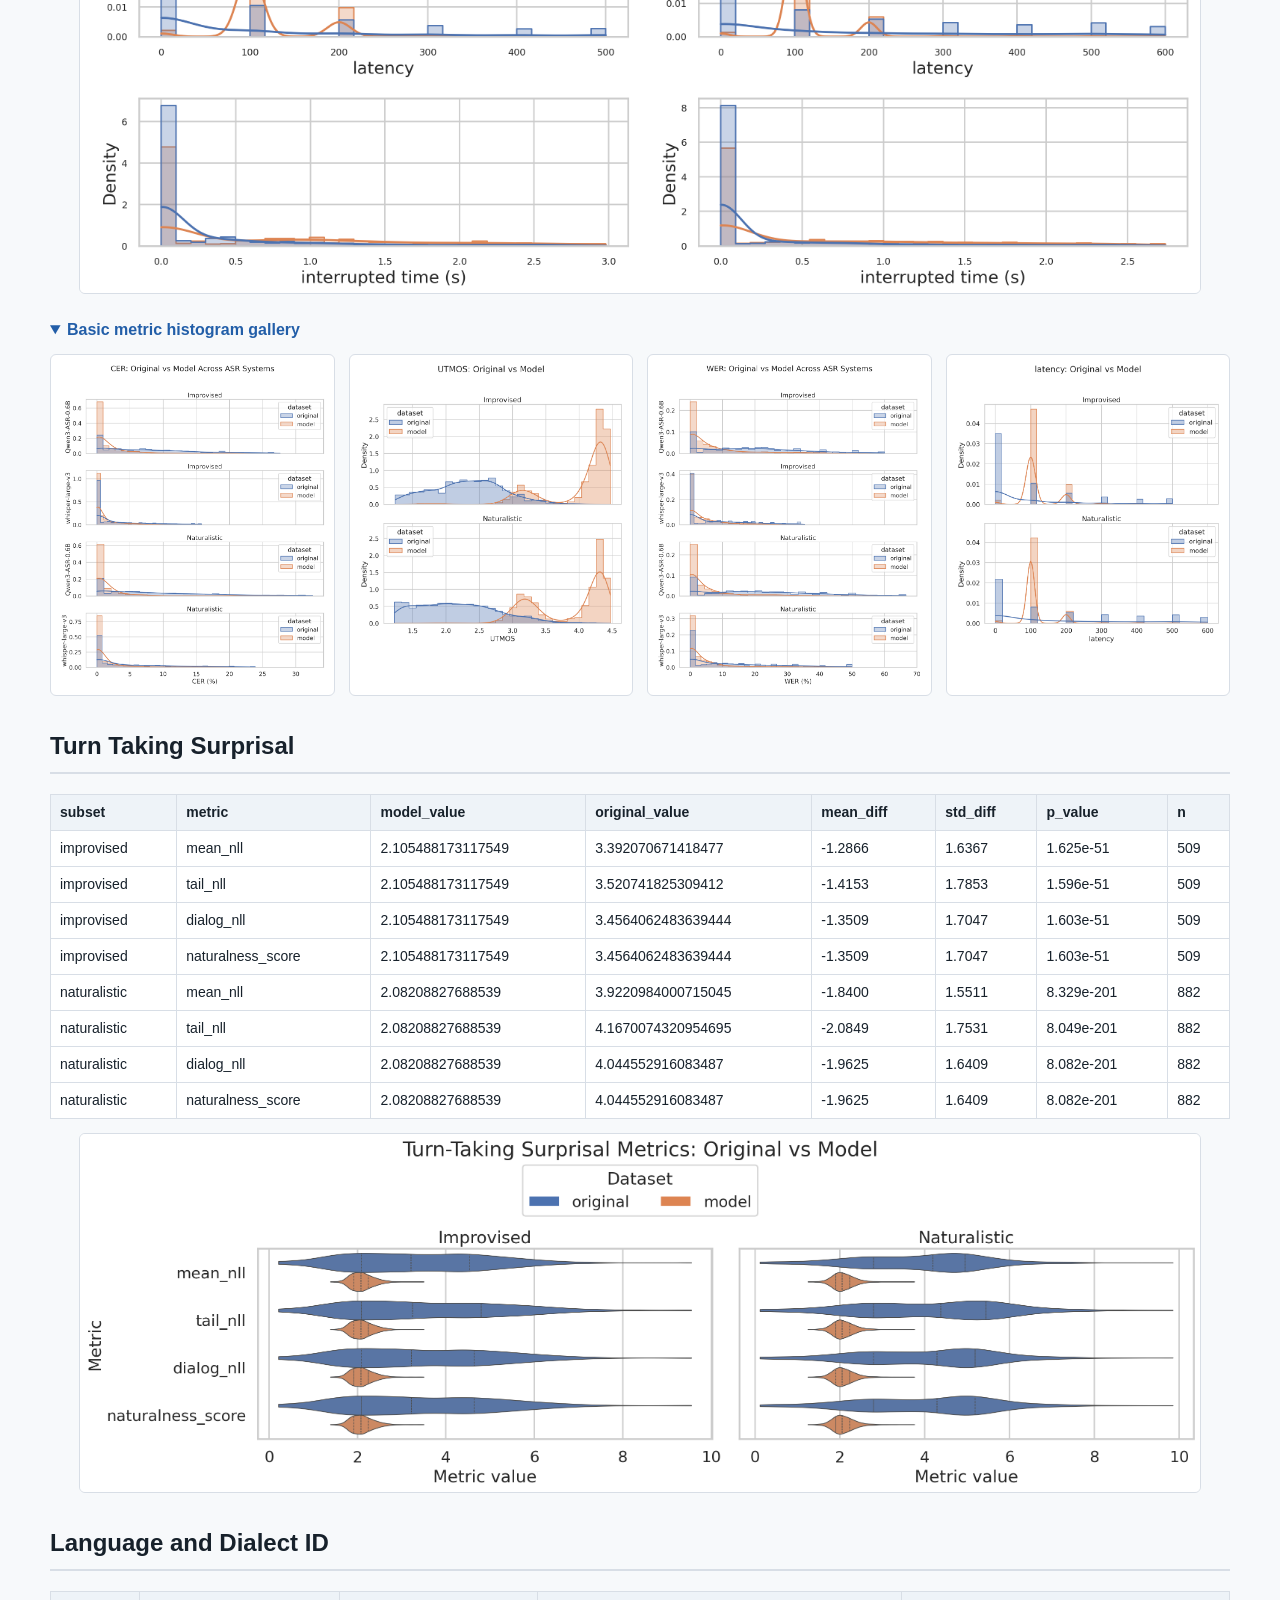
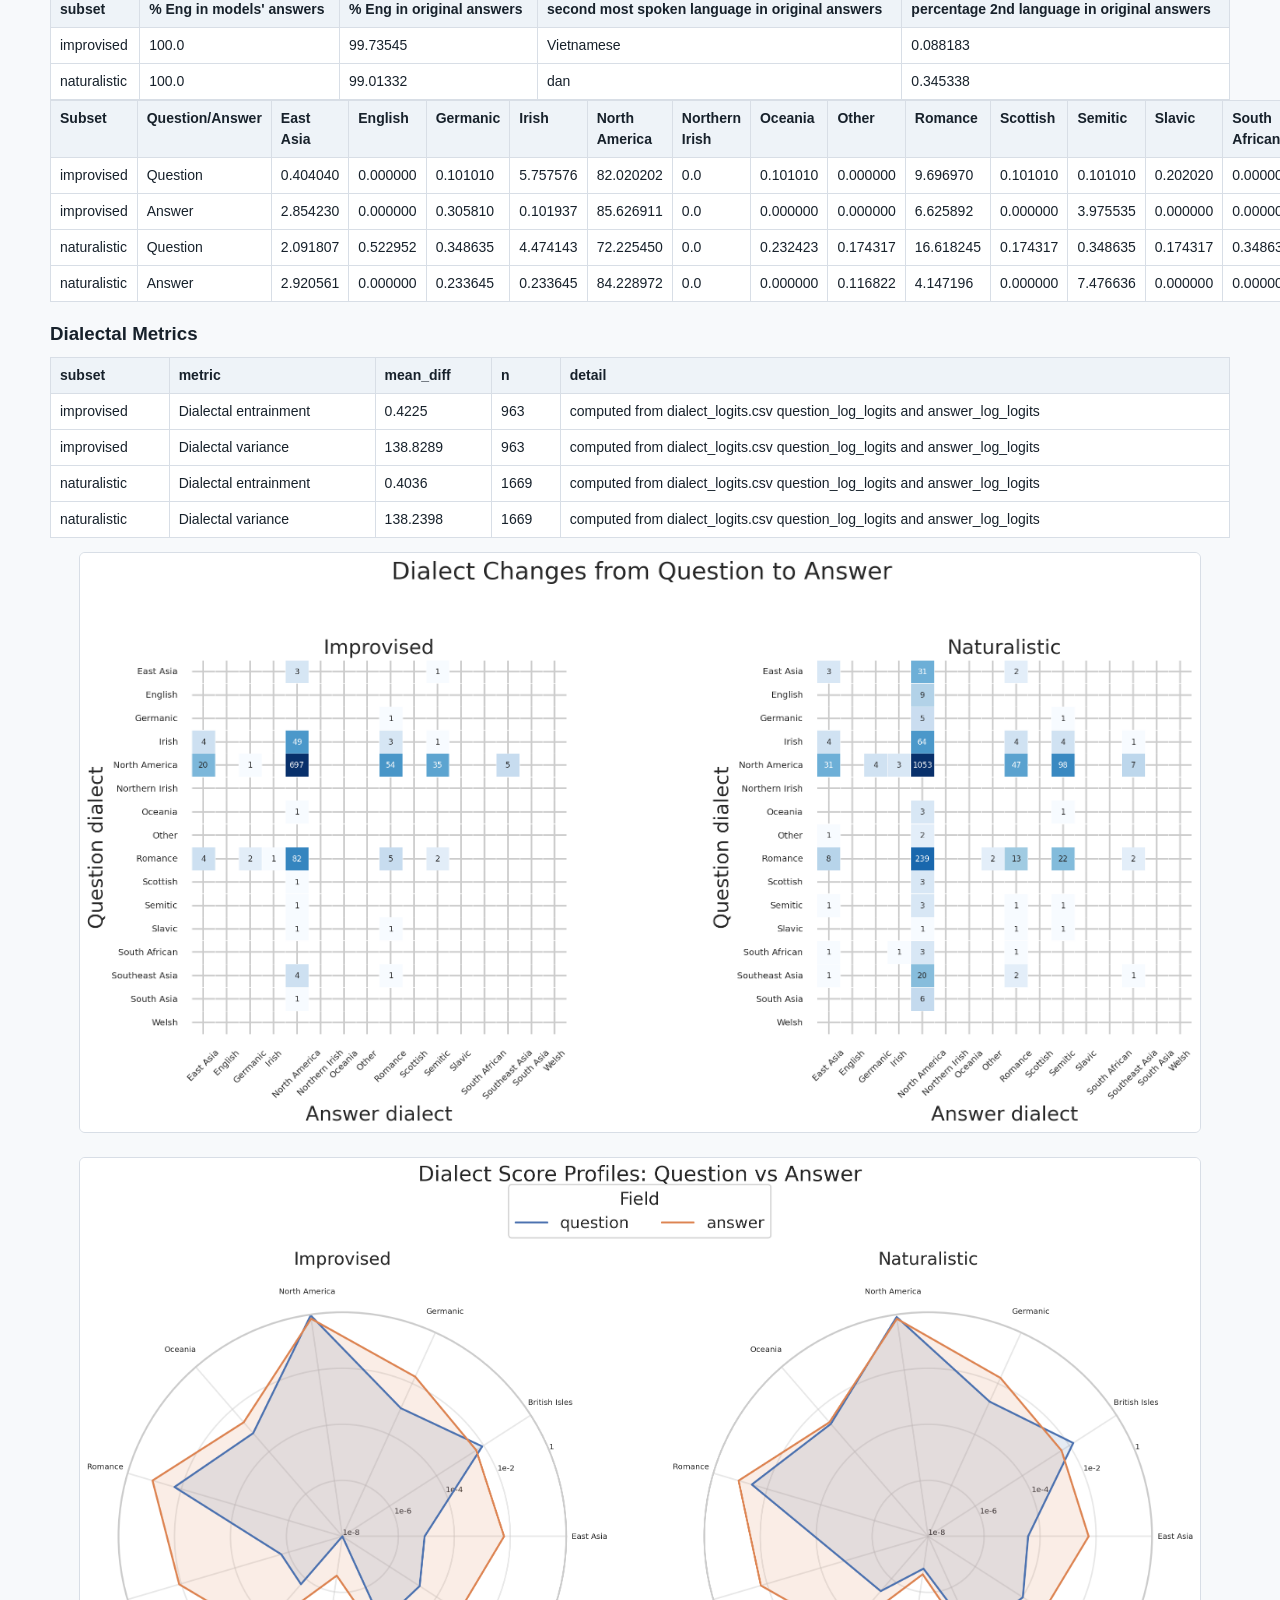
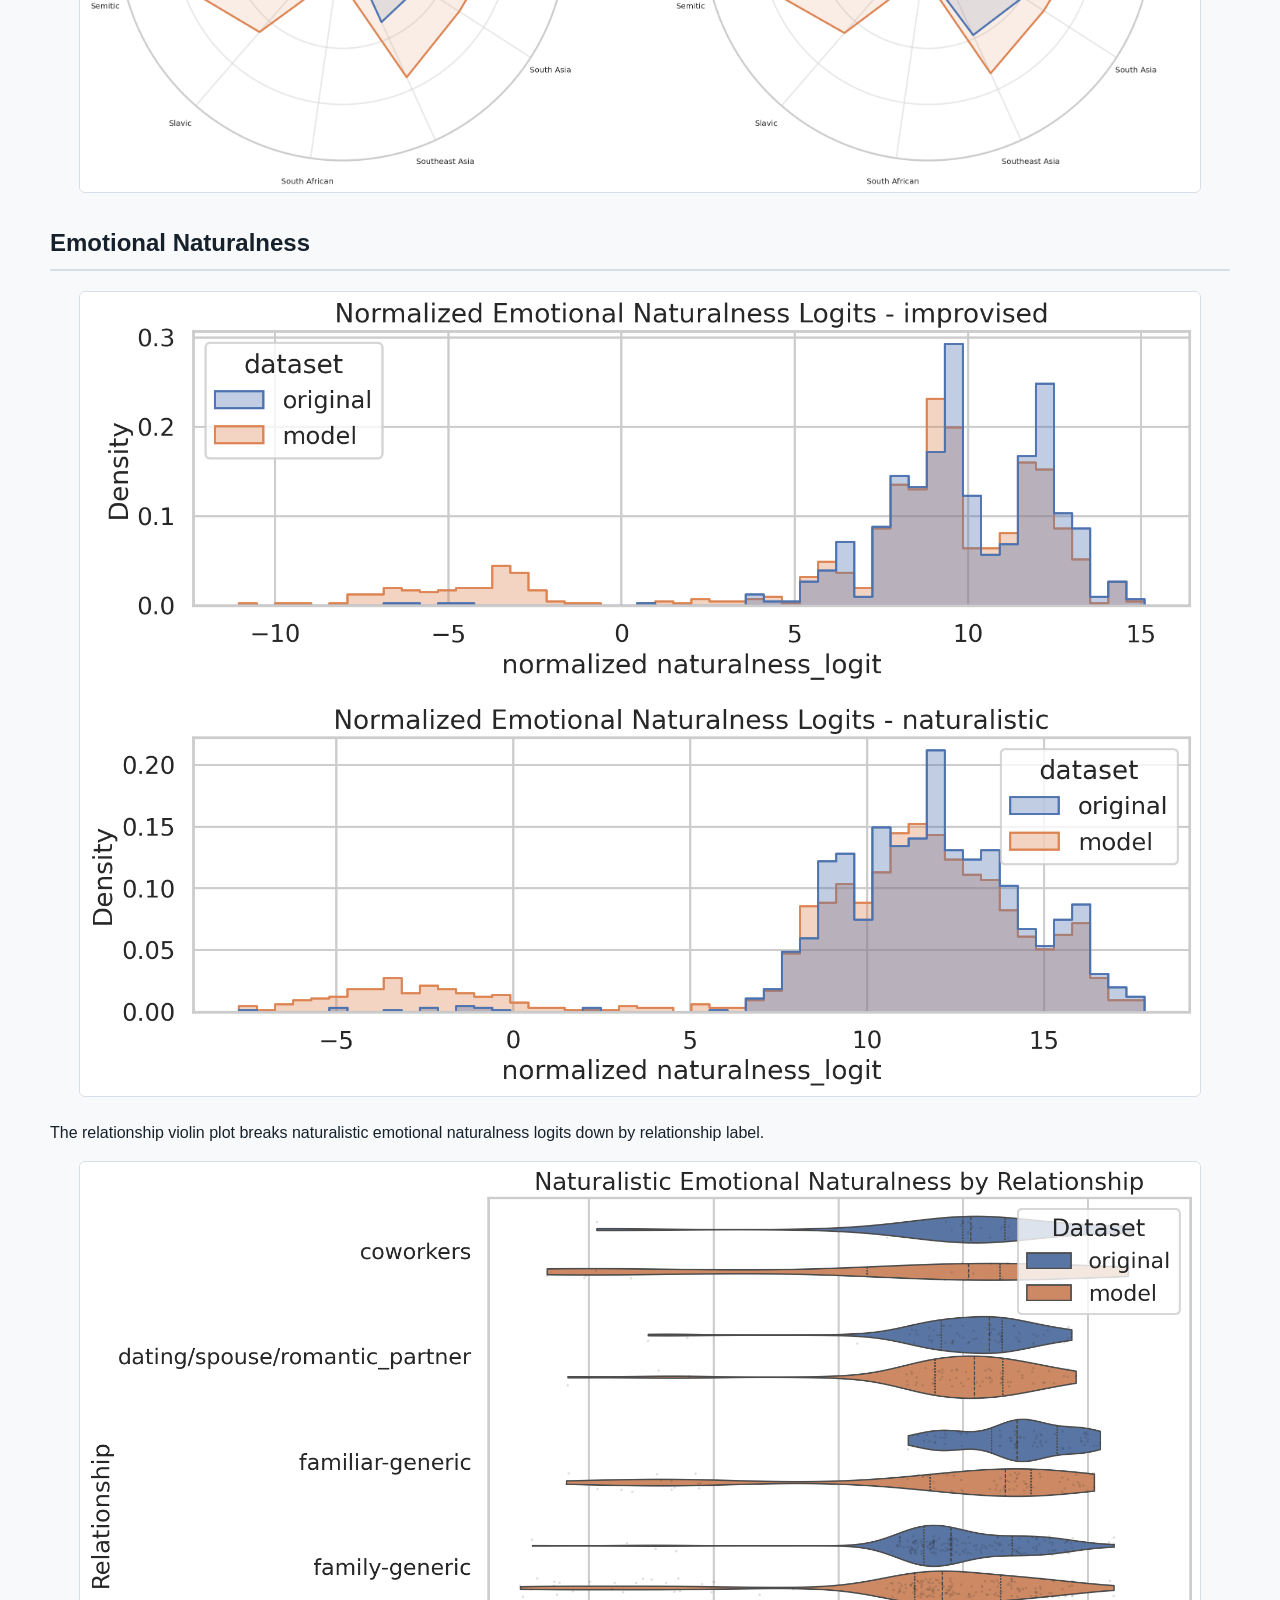
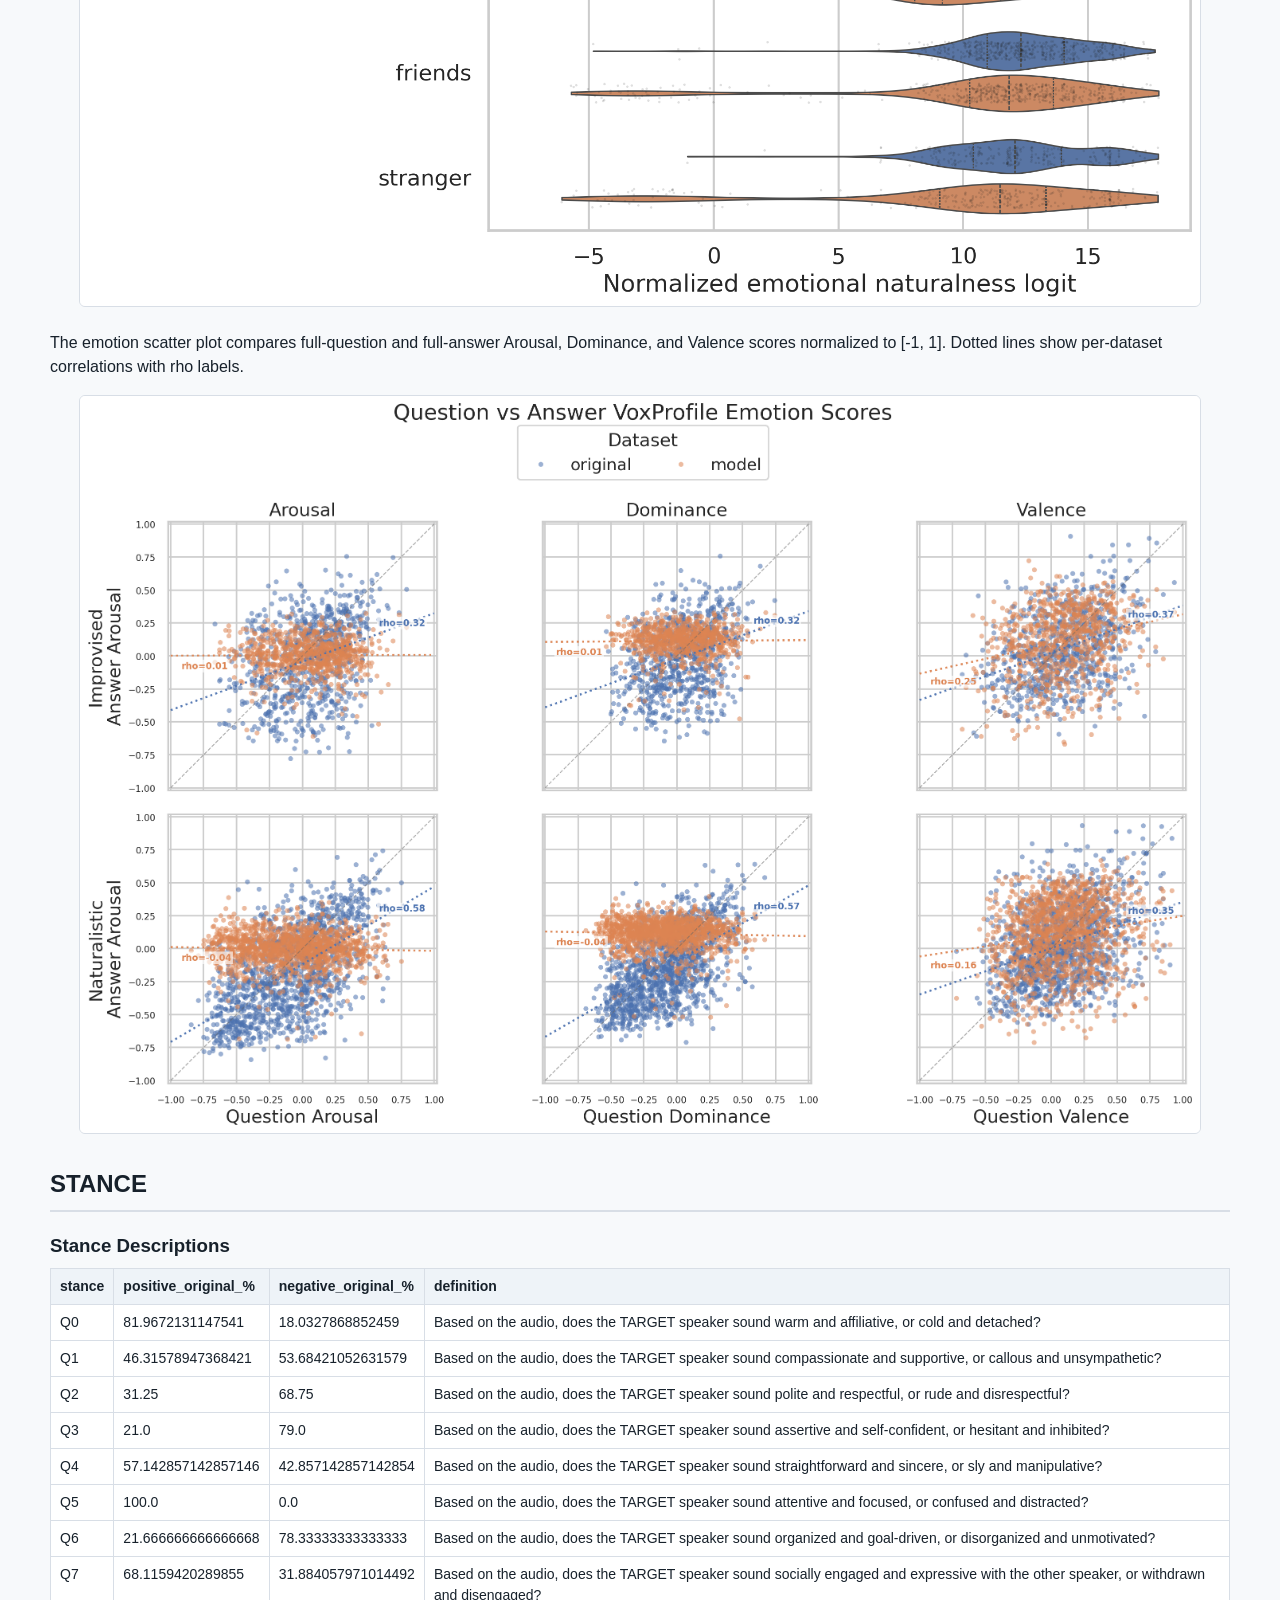
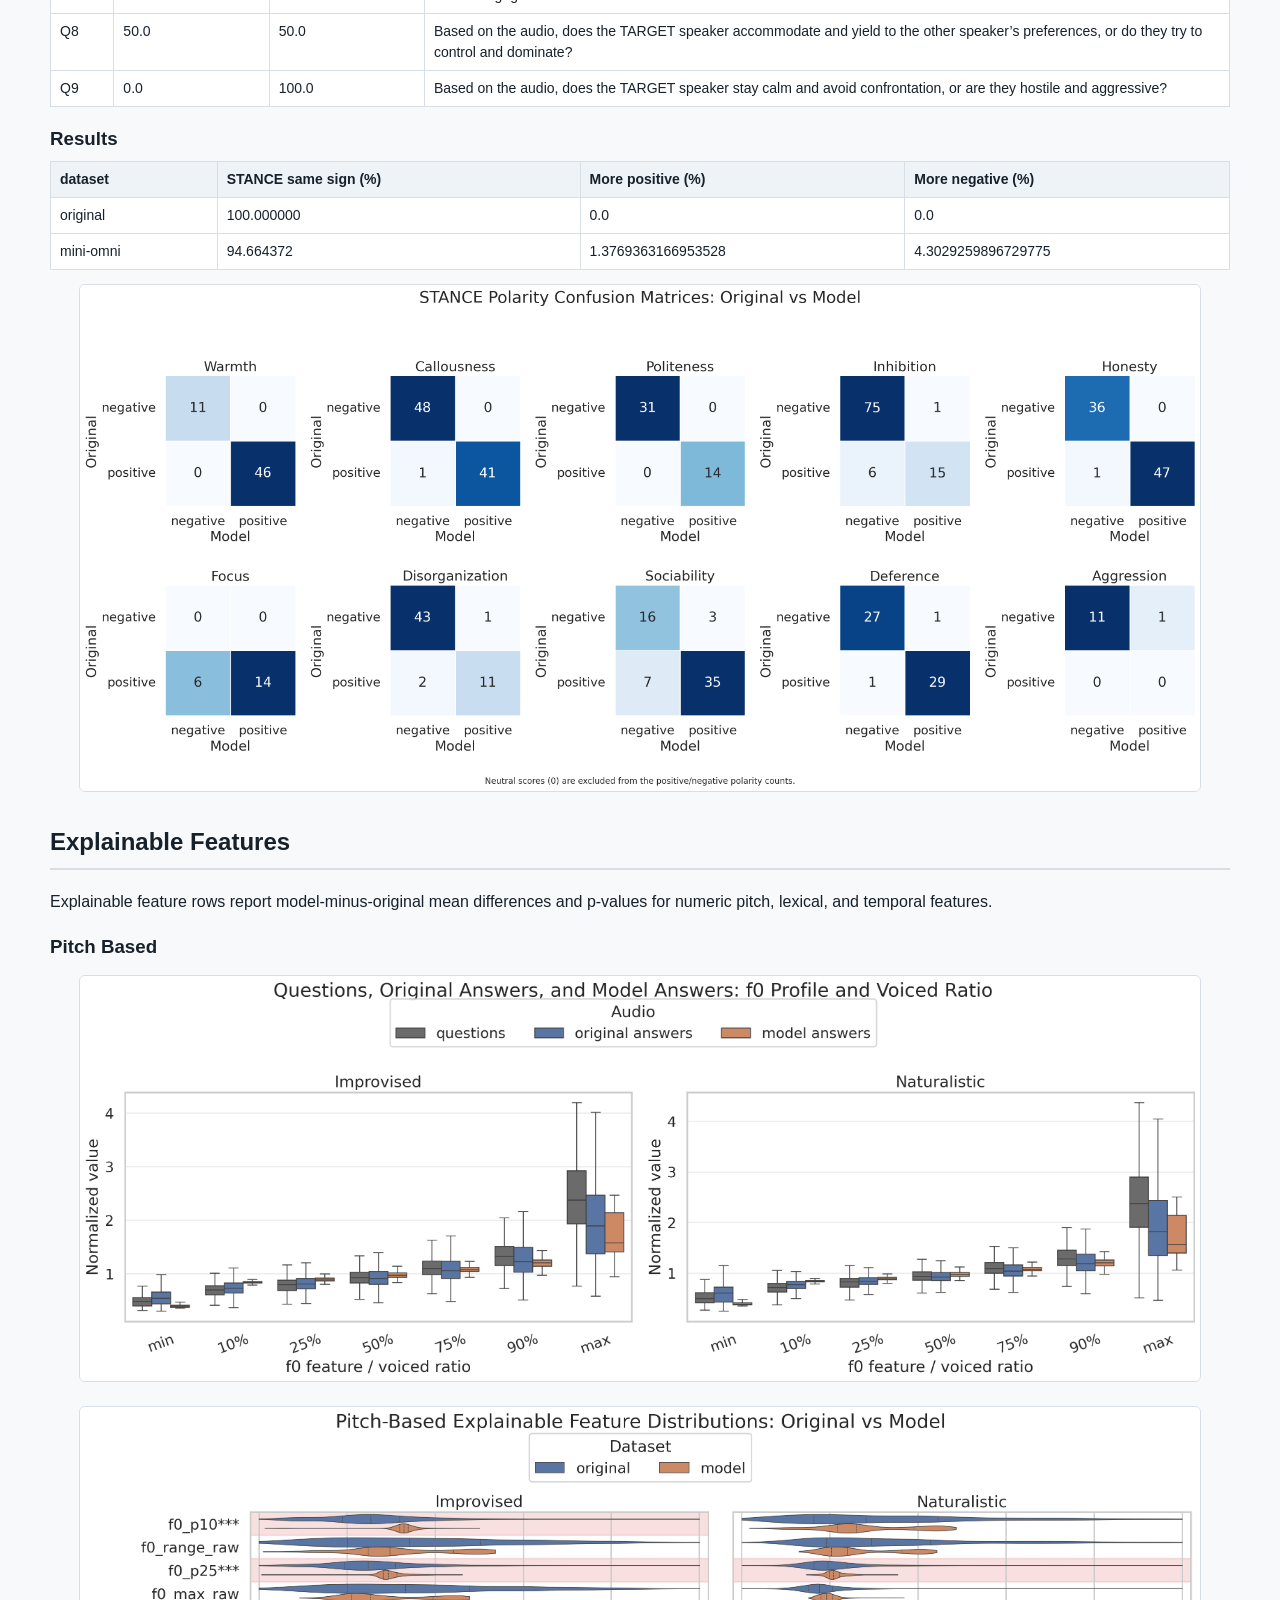
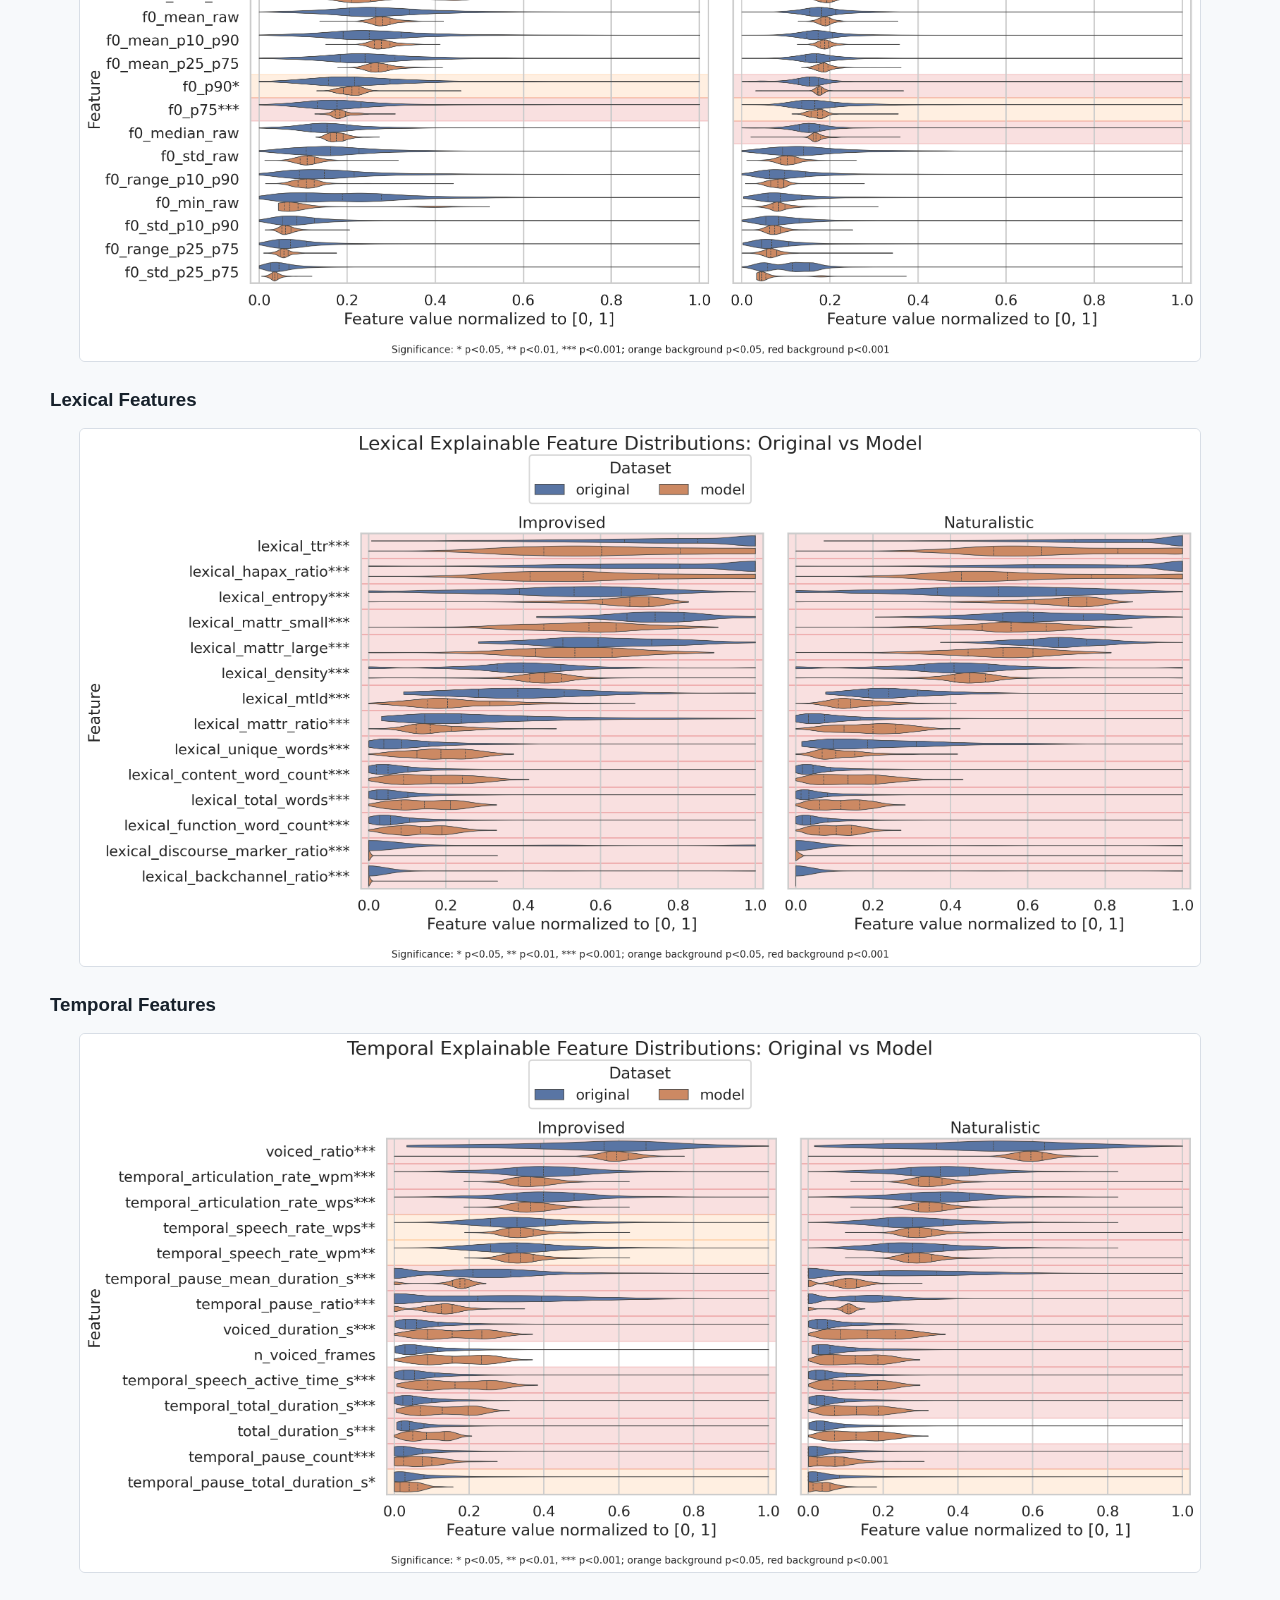
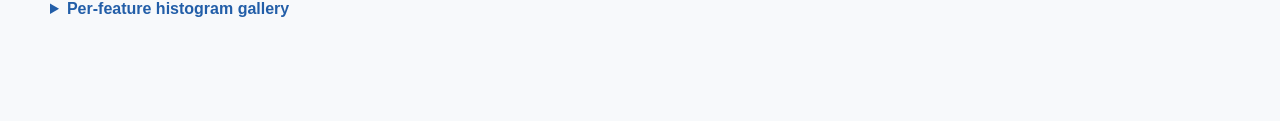
<file: reports/mini-omni/detailed_report.html>
<!doctype html>
<html lang="en">
<head>
  <meta charset="utf-8">
  <meta name="viewport" content="width=device-width, initial-scale=1">
  <title>SPEARBench Detailed Report - mini-omni</title>
  <style>
    :root { --ink:#17212b; --muted:#5b6773; --line:#d8dee6; --bg:#f7f9fb; --card:#ffffff; --accent:#225ea8; }
    body { margin:0; font-family: Arial, Helvetica, sans-serif; color:var(--ink); background:var(--bg); line-height:1.5; }
    header { padding:32px 44px; background:#0f2438; color:white; }
    header h1 { margin:0 0 8px 0; font-size:30px; }
    header p { margin:0; color:#dbe7f3; }
    main { max-width:1180px; margin:0 auto; padding:28px 24px 56px; }
    section { margin:0 0 32px; }
    h2 { margin-top:0; border-bottom:2px solid var(--line); padding-bottom:8px; }
    h3 { margin-bottom:8px; }
    .cards { display:grid; grid-template-columns:repeat(auto-fit,minmax(280px,1fr)); gap:16px; margin:18px 0; }
    .card { background:var(--card); border:1px solid var(--line); border-radius:8px; padding:16px; box-shadow:0 1px 2px rgba(0,0,0,0.04); }
    .setup-half-grid { display:grid; grid-template-columns:repeat(2,minmax(0,1fr)); gap:16px; align-items:start; margin-top:16px; }
    .setup-panel { min-width:0; overflow-x:auto; margin:0; }
    .setup-panel-data { width:100%; }
    .setup-panel h3 { margin-top:0; }
    .metric-table { width:100%; border-collapse:collapse; font-size:14px; background:white; }
    .metric-table th, .metric-table td { border:1px solid var(--line); padding:7px 9px; text-align:left; vertical-align:top; }
    .metric-table th { background:#eef3f8; font-weight:700; }
    .figure { width:100%; max-width:1120px; display:block; margin:14px auto 24px; border:1px solid var(--line); border-radius:6px; background:white; }
    .muted { color:var(--muted); }
    .summary-paragraph { background:white; border:1px solid var(--line); border-radius:8px; padding:16px; white-space:pre-wrap; }
    details { margin-top:16px; }
    summary { cursor:pointer; color:var(--accent); font-weight:700; margin-bottom:12px; }
    .gallery { display:grid; grid-template-columns:repeat(auto-fit,minmax(260px,1fr)); gap:14px; }
    .thumb { margin:0; background:white; border:1px solid var(--line); border-radius:6px; padding:8px; }
    .thumb img { width:100%; display:block; }
    .thumb figcaption { font-size:12px; color:var(--muted); padding-top:6px; word-break:break-word; }
    @media (max-width: 900px) { .setup-half-grid { grid-template-columns:1fr; } }
  </style>
</head>
<body>
<header>
  <h1>SPEARBench Detailed Report</h1>
  <p>Model: mini-omni | Protocol: seamless_2t_2s_questions</p>
</header>
<main>
  <section>
    <h2>Summary paragraph</h2>
    <p class="summary-paragraph">mini-omni is a strong performer on intelligibility and conversational smoothness: ASR-based CER/WER are much lower than the original speech on both improvised and naturalistic data, and latency plus interruption counts are also improved. Its main tradeoff is verbosity, since generated answers are substantially longer than the originals even when speech quality is better by UTMOS. Language behavior is very stable, with answers essentially entirely in English, and dialect behavior appears consistent across subsets, with similar entrainment and variance in improvised and naturalistic speech. On stance, the model largely preserves the original sign of the affective judgments, but it shifts slightly more positive than negative overall, indicating a mild warmening bias rather than a strong change in direction. The report mentions emotion and explainable-feature analyses, but does not provide concrete directional conclusions from those signals. Overall, mini-omni looks faithful in language and dialect, strong in intelligibility, and slightly biased toward warmer delivery while being longer and not clearly better at paralinguistic fidelity.</p>
  </section>

  <section>
    <h2>Data, Models, and Setup</h2>
    <section class="setup-panel setup-panel-data"><h3>Data</h3><table class="metric-table"><thead><tr><th>metric</th><th>Improvised dev</th><th>Improvised test</th><th>Naturalistic dev</th><th>Naturalistic test</th><th>Total</th></tr></thead><tbody><tr><td>Unique original dialogues</td><td>270</td><td>181</td><td>480</td><td>511</td><td>1442</td></tr><tr><td>Selected dialogues</td><td>1165</td><td>994</td><td>1529</td><td>1731</td><td>5419</td></tr><tr><td>Hours of questions</td><td>4.78h</td><td>3.76h</td><td>6.76h</td><td>7.47h</td><td>22.77h</td></tr><tr><td>Hours of original answers</td><td>2.67h</td><td>2.29h</td><td>5.23h</td><td>4.36h</td><td>14.56h</td></tr><tr><td>Original total hours</td><td>7.45h</td><td>6.05h</td><td>12.00h</td><td>11.83h</td><td>37.33h</td></tr><tr><td>Hours of generated answers</td><td>3.56h</td><td>3.18h</td><td>4.86h</td><td>5.43h</td><td>17.03h</td></tr><tr><td>Mean original answer length</td><td>8.26s</td><td>8.28s</td><td>12.32s</td><td>9.07s</td><td></td></tr><tr><td>Mean generated answer length</td><td>11.04s</td><td>11.56s</td><td>11.51s</td><td>11.35s</td><td></td></tr></tbody></table></section><div class="setup-half-grid"><section class="setup-panel"><h3>Models</h3><table class="metric-table"><thead><tr><th>parameter</th><th>value</th></tr></thead><tbody><tr><td>LLM model used for inference</td><td>mini-omni</td></tr><tr><td>ASR models used</td><td>Qwen3-ASR-0.6B, whisper-large-v3</td></tr><tr><td>Language ID model</td><td>facebook/mms-lid-126</td></tr><tr><td>Dialect ID model</td><td>tiantiaf/voxlect-english-dialect-whisper-large-v3</td></tr><tr><td>LLM used for stance</td><td>gpt-audio-1.5</td></tr><tr><td>Statistical tests used for p-values</td><td>Mann-Whitney U Test</td></tr><tr><td>UTMOS model</td><td>tarepan/SpeechMOS:v1.2.0 utmos22_strong</td></tr><tr><td>VAD model</td><td>silero-vad</td></tr></tbody></table></section>
<section class="setup-panel"><h3>Setup</h3><table class="metric-table"><thead><tr><th>parameter</th><th>value</th></tr></thead><tbody><tr><td>protocol</td><td>seamless_2t_2s_questions</td></tr><tr><td>selection_method</td><td>end_with_question</td></tr><tr><td>min_turns</td><td>2</td></tr><tr><td>min_speakers</td><td>2</td></tr><tr><td>splits</td><td>dev,test</td></tr><tr><td>subsets</td><td>improvised,naturalistic</td></tr><tr><td>data_root</td><td>data/seamless_2t_2s_questions</td></tr><tr><td>results_root</td><td>results/seamless_2t_2s_questions</td></tr></tbody></table></section></div>
  </section>

  <section>
    <h2>Intelligibility and Interruption Metrics</h2>
    <table class="dataframe metric-table">
  <thead>
    <tr style="text-align: right;">
      <th>Metric</th>
      <th>System</th>
      <th>model_mean_naturalistic</th>
      <th>original_mean_naturalistic</th>
      <th>model_mean_improvised</th>
      <th>original_mean_improvised</th>
    </tr>
  </thead>
  <tbody>
    <tr>
      <td>CER</td>
      <td>Qwen3-ASR-0.6B</td>
      <td>4.18</td>
      <td>19.70</td>
      <td>5.50</td>
      <td>16.27</td>
    </tr>
    <tr>
      <td>CER</td>
      <td>whisper-large-v3</td>
      <td>4.55</td>
      <td>17.13</td>
      <td>5.55</td>
      <td>13.99</td>
    </tr>
    <tr>
      <td>WER</td>
      <td>Qwen3-ASR-0.6B</td>
      <td>6.35</td>
      <td>32.24</td>
      <td>7.32</td>
      <td>28.28</td>
    </tr>
    <tr>
      <td>WER</td>
      <td>whisper-large-v3</td>
      <td>6.49</td>
      <td>25.42</td>
      <td>7.14</td>
      <td>20.11</td>
    </tr>
    <tr>
      <td>UTMOS</td>
      <td></td>
      <td>3.8641</td>
      <td>2.1655</td>
      <td>4.0254</td>
      <td>2.3207</td>
    </tr>
    <tr>
      <td>latency</td>
      <td></td>
      <td>112.4927</td>
      <td>929.6360</td>
      <td>118.2828</td>
      <td>415.3924</td>
    </tr>
    <tr>
      <td>average number of interruptions per dialogues</td>
      <td></td>
      <td>0.81</td>
      <td>0.50</td>
      <td>0.89</td>
      <td>0.55</td>
    </tr>
    <tr>
      <td>interrupted time (s)</td>
      <td></td>
      <td>1.166</td>
      <td>0.520</td>
      <td>1.378</td>
      <td>0.522</td>
    </tr>
    <tr>
      <td>number of dialogues with interruption</td>
      <td></td>
      <td>975/1721</td>
      <td>545/1731</td>
      <td>599/990</td>
      <td>377/994</td>
    </tr>
  </tbody>
</table>
    <img class="figure" src="graphs/basic_metrics.png" alt="Intelligibility and interruption metric histograms with KDE" loading="lazy">
    <details open><summary>Basic metric histogram gallery</summary><div class="gallery"><figure class="thumb"><img src="graphs/basic_metric_graphs/CER.png" alt="CER" loading="lazy"></figure>
<figure class="thumb"><img src="graphs/basic_metric_graphs/UTMOS.png" alt="UTMOS" loading="lazy"></figure>
<figure class="thumb"><img src="graphs/basic_metric_graphs/WER.png" alt="WER" loading="lazy"></figure>
<figure class="thumb"><img src="graphs/basic_metric_graphs/latency.png" alt="latency" loading="lazy"></figure></div></details>
  </section>

  <section>
    <h2>Turn Taking Surprisal</h2>
    <table class="dataframe metric-table">
  <thead>
    <tr style="text-align: right;">
      <th>subset</th>
      <th>metric</th>
      <th>model_value</th>
      <th>original_value</th>
      <th>mean_diff</th>
      <th>std_diff</th>
      <th>p_value</th>
      <th>n</th>
    </tr>
  </thead>
  <tbody>
    <tr>
      <td>improvised</td>
      <td>mean_nll</td>
      <td>2.105488173117549</td>
      <td>3.392070671418477</td>
      <td>-1.2866</td>
      <td>1.6367</td>
      <td>1.625e-51</td>
      <td>509</td>
    </tr>
    <tr>
      <td>improvised</td>
      <td>tail_nll</td>
      <td>2.105488173117549</td>
      <td>3.520741825309412</td>
      <td>-1.4153</td>
      <td>1.7853</td>
      <td>1.596e-51</td>
      <td>509</td>
    </tr>
    <tr>
      <td>improvised</td>
      <td>dialog_nll</td>
      <td>2.105488173117549</td>
      <td>3.4564062483639444</td>
      <td>-1.3509</td>
      <td>1.7047</td>
      <td>1.603e-51</td>
      <td>509</td>
    </tr>
    <tr>
      <td>improvised</td>
      <td>naturalness_score</td>
      <td>2.105488173117549</td>
      <td>3.4564062483639444</td>
      <td>-1.3509</td>
      <td>1.7047</td>
      <td>1.603e-51</td>
      <td>509</td>
    </tr>
    <tr>
      <td>naturalistic</td>
      <td>mean_nll</td>
      <td>2.08208827688539</td>
      <td>3.9220984000715045</td>
      <td>-1.8400</td>
      <td>1.5511</td>
      <td>8.329e-201</td>
      <td>882</td>
    </tr>
    <tr>
      <td>naturalistic</td>
      <td>tail_nll</td>
      <td>2.08208827688539</td>
      <td>4.1670074320954695</td>
      <td>-2.0849</td>
      <td>1.7531</td>
      <td>8.049e-201</td>
      <td>882</td>
    </tr>
    <tr>
      <td>naturalistic</td>
      <td>dialog_nll</td>
      <td>2.08208827688539</td>
      <td>4.044552916083487</td>
      <td>-1.9625</td>
      <td>1.6409</td>
      <td>8.082e-201</td>
      <td>882</td>
    </tr>
    <tr>
      <td>naturalistic</td>
      <td>naturalness_score</td>
      <td>2.08208827688539</td>
      <td>4.044552916083487</td>
      <td>-1.9625</td>
      <td>1.6409</td>
      <td>8.082e-201</td>
      <td>882</td>
    </tr>
  </tbody>
</table>
    <img class="figure" src="graphs/turntaking_surprisal.png" alt="Turn-taking surprisal metric violin plots" loading="lazy">
  </section>

  <section>
    <h2>Language and Dialect ID</h2>
    <table class="dataframe metric-table">
  <thead>
    <tr style="text-align: right;">
      <th>subset</th>
      <th>% Eng in models' answers</th>
      <th>% Eng in original answers</th>
      <th>second most spoken language in original answers</th>
      <th>percentage 2nd language in original answers</th>
    </tr>
  </thead>
  <tbody>
    <tr>
      <td>improvised</td>
      <td>100.0</td>
      <td>99.73545</td>
      <td>Vietnamese</td>
      <td>0.088183</td>
    </tr>
    <tr>
      <td>naturalistic</td>
      <td>100.0</td>
      <td>99.01332</td>
      <td>dan</td>
      <td>0.345338</td>
    </tr>
  </tbody>
</table>
    <table class="dataframe metric-table">
  <thead>
    <tr style="text-align: right;">
      <th>Subset</th>
      <th>Question/Answer</th>
      <th>East Asia</th>
      <th>English</th>
      <th>Germanic</th>
      <th>Irish</th>
      <th>North America</th>
      <th>Northern Irish</th>
      <th>Oceania</th>
      <th>Other</th>
      <th>Romance</th>
      <th>Scottish</th>
      <th>Semitic</th>
      <th>Slavic</th>
      <th>South African</th>
      <th>Southeast Asia</th>
      <th>South Asia</th>
      <th>Welsh</th>
    </tr>
  </thead>
  <tbody>
    <tr>
      <td>improvised</td>
      <td>Question</td>
      <td>0.404040</td>
      <td>0.000000</td>
      <td>0.101010</td>
      <td>5.757576</td>
      <td>82.020202</td>
      <td>0.0</td>
      <td>0.101010</td>
      <td>0.000000</td>
      <td>9.696970</td>
      <td>0.101010</td>
      <td>0.101010</td>
      <td>0.202020</td>
      <td>0.000000</td>
      <td>0.505051</td>
      <td>0.101010</td>
      <td>0.0</td>
    </tr>
    <tr>
      <td>improvised</td>
      <td>Answer</td>
      <td>2.854230</td>
      <td>0.000000</td>
      <td>0.305810</td>
      <td>0.101937</td>
      <td>85.626911</td>
      <td>0.0</td>
      <td>0.000000</td>
      <td>0.000000</td>
      <td>6.625892</td>
      <td>0.000000</td>
      <td>3.975535</td>
      <td>0.000000</td>
      <td>0.000000</td>
      <td>0.509684</td>
      <td>0.000000</td>
      <td>0.0</td>
    </tr>
    <tr>
      <td>naturalistic</td>
      <td>Question</td>
      <td>2.091807</td>
      <td>0.522952</td>
      <td>0.348635</td>
      <td>4.474143</td>
      <td>72.225450</td>
      <td>0.0</td>
      <td>0.232423</td>
      <td>0.174317</td>
      <td>16.618245</td>
      <td>0.174317</td>
      <td>0.348635</td>
      <td>0.174317</td>
      <td>0.348635</td>
      <td>1.394538</td>
      <td>0.348635</td>
      <td>0.0</td>
    </tr>
    <tr>
      <td>naturalistic</td>
      <td>Answer</td>
      <td>2.920561</td>
      <td>0.000000</td>
      <td>0.233645</td>
      <td>0.233645</td>
      <td>84.228972</td>
      <td>0.0</td>
      <td>0.000000</td>
      <td>0.116822</td>
      <td>4.147196</td>
      <td>0.000000</td>
      <td>7.476636</td>
      <td>0.000000</td>
      <td>0.000000</td>
      <td>0.642523</td>
      <td>0.000000</td>
      <td>0.0</td>
    </tr>
  </tbody>
</table>
    <h3>Dialectal Metrics</h3>
    <table class="dataframe metric-table">
  <thead>
    <tr style="text-align: right;">
      <th>subset</th>
      <th>metric</th>
      <th>mean_diff</th>
      <th>n</th>
      <th>detail</th>
    </tr>
  </thead>
  <tbody>
    <tr>
      <td>improvised</td>
      <td>Dialectal entrainment</td>
      <td>0.4225</td>
      <td>963</td>
      <td>computed from dialect_logits.csv question_log_logits and answer_log_logits</td>
    </tr>
    <tr>
      <td>improvised</td>
      <td>Dialectal variance</td>
      <td>138.8289</td>
      <td>963</td>
      <td>computed from dialect_logits.csv question_log_logits and answer_log_logits</td>
    </tr>
    <tr>
      <td>naturalistic</td>
      <td>Dialectal entrainment</td>
      <td>0.4036</td>
      <td>1669</td>
      <td>computed from dialect_logits.csv question_log_logits and answer_log_logits</td>
    </tr>
    <tr>
      <td>naturalistic</td>
      <td>Dialectal variance</td>
      <td>138.2398</td>
      <td>1669</td>
      <td>computed from dialect_logits.csv question_log_logits and answer_log_logits</td>
    </tr>
  </tbody>
</table>
    <img class="figure" src="graphs/dialect_confusion.png" alt="Dialect question-to-answer confusion matrix" loading="lazy">
    <img class="figure" src="graphs/dialect_scores.png" alt="Dialect score spider profiles for question and answer fields" loading="lazy">
  </section>

  <section>
    <h2>Emotional Naturalness</h2>
    <img class="figure" src="graphs/emo_naturalness.png" alt="Emotional naturalness distributions" loading="lazy">
    <p>The relationship violin plot breaks naturalistic emotional naturalness logits down by relationship label.</p>
    <img class="figure" src="graphs/emo_naturalness_by_relationship.png" alt="Naturalistic emotional naturalness violins by relationship" loading="lazy">
    <p>The emotion scatter plot compares full-question and full-answer Arousal, Dominance, and Valence scores normalized to [-1, 1]. Dotted lines show per-dataset correlations with rho labels.</p>
    <img class="figure" src="graphs/emotion_scatter.png" alt="Question-answer Arousal, Dominance, and Valence scatter plots" loading="lazy">
  </section>

  <section>
    <h2>STANCE</h2>
    <h3>Stance Descriptions</h3>
    <table class="dataframe metric-table">
  <thead>
    <tr style="text-align: right;">
      <th>stance</th>
      <th>positive_original_%</th>
      <th>negative_original_%</th>
      <th>definition</th>
    </tr>
  </thead>
  <tbody>
    <tr>
      <td>Q0</td>
      <td>81.9672131147541</td>
      <td>18.0327868852459</td>
      <td>Based on the audio, does the TARGET speaker sound warm and affiliative, or cold and detached?</td>
    </tr>
    <tr>
      <td>Q1</td>
      <td>46.31578947368421</td>
      <td>53.68421052631579</td>
      <td>Based on the audio, does the TARGET speaker sound compassionate and supportive, or callous and unsympathetic?</td>
    </tr>
    <tr>
      <td>Q2</td>
      <td>31.25</td>
      <td>68.75</td>
      <td>Based on the audio, does the TARGET speaker sound polite and respectful, or rude and disrespectful?</td>
    </tr>
    <tr>
      <td>Q3</td>
      <td>21.0</td>
      <td>79.0</td>
      <td>Based on the audio, does the TARGET speaker sound assertive and self-confident, or hesitant and inhibited?</td>
    </tr>
    <tr>
      <td>Q4</td>
      <td>57.142857142857146</td>
      <td>42.857142857142854</td>
      <td>Based on the audio, does the TARGET speaker sound straightforward and sincere, or sly and manipulative?</td>
    </tr>
    <tr>
      <td>Q5</td>
      <td>100.0</td>
      <td>0.0</td>
      <td>Based on the audio, does the TARGET speaker sound attentive and focused, or confused and distracted?</td>
    </tr>
    <tr>
      <td>Q6</td>
      <td>21.666666666666668</td>
      <td>78.33333333333333</td>
      <td>Based on the audio, does the TARGET speaker sound organized and goal-driven, or disorganized and unmotivated?</td>
    </tr>
    <tr>
      <td>Q7</td>
      <td>68.1159420289855</td>
      <td>31.884057971014492</td>
      <td>Based on the audio, does the TARGET speaker sound socially engaged and expressive with the other speaker, or withdrawn and disengaged?</td>
    </tr>
    <tr>
      <td>Q8</td>
      <td>50.0</td>
      <td>50.0</td>
      <td>Based on the audio, does the TARGET speaker accommodate and yield to the other speaker’s preferences, or do they try to control and dominate?</td>
    </tr>
    <tr>
      <td>Q9</td>
      <td>0.0</td>
      <td>100.0</td>
      <td>Based on the audio, does the TARGET speaker stay calm and avoid confrontation, or are they hostile and aggressive?</td>
    </tr>
  </tbody>
</table>
    <h3>Results</h3>
    <table class="dataframe metric-table">
  <thead>
    <tr style="text-align: right;">
      <th>dataset</th>
      <th>STANCE same sign (%)</th>
      <th>More positive (%)</th>
      <th>More negative (%)</th>
    </tr>
  </thead>
  <tbody>
    <tr>
      <td>original</td>
      <td>100.000000</td>
      <td>0.0</td>
      <td>0.0</td>
    </tr>
    <tr>
      <td>mini-omni</td>
      <td>94.664372</td>
      <td>1.3769363166953528</td>
      <td>4.3029259896729775</td>
    </tr>
  </tbody>
</table>
    <img class="figure" src="graphs/stances.png" alt="STANCE score distributions" loading="lazy">
  </section>

  <section>
    <h2>Explainable Features</h2>
    <p>Explainable feature rows report model-minus-original mean differences and p-values for numeric pitch, lexical, and temporal features.</p>
    <h3>Pitch Based</h3>
    <img class="figure" src="graphs/f0_question_answer_boxplot.png" alt="Questions, original answers, and model answers f0 profile box plot" loading="lazy">
    <img class="figure" src="graphs/explainables_pitch.png" alt="Pitch-based explainable feature violin plots" loading="lazy">
    <h3>Lexical Features</h3>
    <img class="figure" src="graphs/explainables_lexical.png" alt="Lexical explainable feature violin plots" loading="lazy">
    <h3>Temporal Features</h3>
    <img class="figure" src="graphs/explainables_temporal.png" alt="Temporal explainable feature violin plots" loading="lazy">
    <details><summary>Per-feature histogram gallery</summary><div class="gallery"><figure class="thumb"><img src="graphs/feat_graphs/f0_max_raw.png" alt="f0_max_raw" loading="lazy"><figcaption>f0_max_raw</figcaption></figure>
<figure class="thumb"><img src="graphs/feat_graphs/f0_mean_p10_p90.png" alt="f0_mean_p10_p90" loading="lazy"><figcaption>f0_mean_p10_p90</figcaption></figure>
<figure class="thumb"><img src="graphs/feat_graphs/f0_mean_p25_p75.png" alt="f0_mean_p25_p75" loading="lazy"><figcaption>f0_mean_p25_p75</figcaption></figure>
<figure class="thumb"><img src="graphs/feat_graphs/f0_mean_raw.png" alt="f0_mean_raw" loading="lazy"><figcaption>f0_mean_raw</figcaption></figure>
<figure class="thumb"><img src="graphs/feat_graphs/f0_median_raw.png" alt="f0_median_raw" loading="lazy"><figcaption>f0_median_raw</figcaption></figure>
<figure class="thumb"><img src="graphs/feat_graphs/f0_n_voiced_frames.png" alt="f0_n_voiced_frames" loading="lazy"><figcaption>f0_n_voiced_frames</figcaption></figure>
<figure class="thumb"><img src="graphs/feat_graphs/f0_p10.png" alt="f0_p10" loading="lazy"><figcaption>f0_p10</figcaption></figure>
<figure class="thumb"><img src="graphs/feat_graphs/f0_p25.png" alt="f0_p25" loading="lazy"><figcaption>f0_p25</figcaption></figure>
<figure class="thumb"><img src="graphs/feat_graphs/f0_p75.png" alt="f0_p75" loading="lazy"><figcaption>f0_p75</figcaption></figure>
<figure class="thumb"><img src="graphs/feat_graphs/f0_p90.png" alt="f0_p90" loading="lazy"><figcaption>f0_p90</figcaption></figure>
<figure class="thumb"><img src="graphs/feat_graphs/f0_range_p10_p90.png" alt="f0_range_p10_p90" loading="lazy"><figcaption>f0_range_p10_p90</figcaption></figure>
<figure class="thumb"><img src="graphs/feat_graphs/f0_range_p25_p75.png" alt="f0_range_p25_p75" loading="lazy"><figcaption>f0_range_p25_p75</figcaption></figure>
<figure class="thumb"><img src="graphs/feat_graphs/f0_range_raw.png" alt="f0_range_raw" loading="lazy"><figcaption>f0_range_raw</figcaption></figure>
<figure class="thumb"><img src="graphs/feat_graphs/f0_std_p10_p90.png" alt="f0_std_p10_p90" loading="lazy"><figcaption>f0_std_p10_p90</figcaption></figure>
<figure class="thumb"><img src="graphs/feat_graphs/f0_std_p25_p75.png" alt="f0_std_p25_p75" loading="lazy"><figcaption>f0_std_p25_p75</figcaption></figure>
<figure class="thumb"><img src="graphs/feat_graphs/f0_total_duration_s.png" alt="f0_total_duration_s" loading="lazy"><figcaption>f0_total_duration_s</figcaption></figure>
<figure class="thumb"><img src="graphs/feat_graphs/f0_voiced_duration_s.png" alt="f0_voiced_duration_s" loading="lazy"><figcaption>f0_voiced_duration_s</figcaption></figure>
<figure class="thumb"><img src="graphs/feat_graphs/total_duration_s.png" alt="total_duration_s" loading="lazy"><figcaption>total_duration_s</figcaption></figure>
<figure class="thumb"><img src="graphs/feat_graphs/voiced_duration_s.png" alt="voiced_duration_s" loading="lazy"><figcaption>voiced_duration_s</figcaption></figure>
<figure class="thumb"><img src="graphs/feat_graphs/voiced_ratio.png" alt="voiced_ratio" loading="lazy"><figcaption>voiced_ratio</figcaption></figure></div></details>
  </section>
</main>
</body>
</html>
</file>
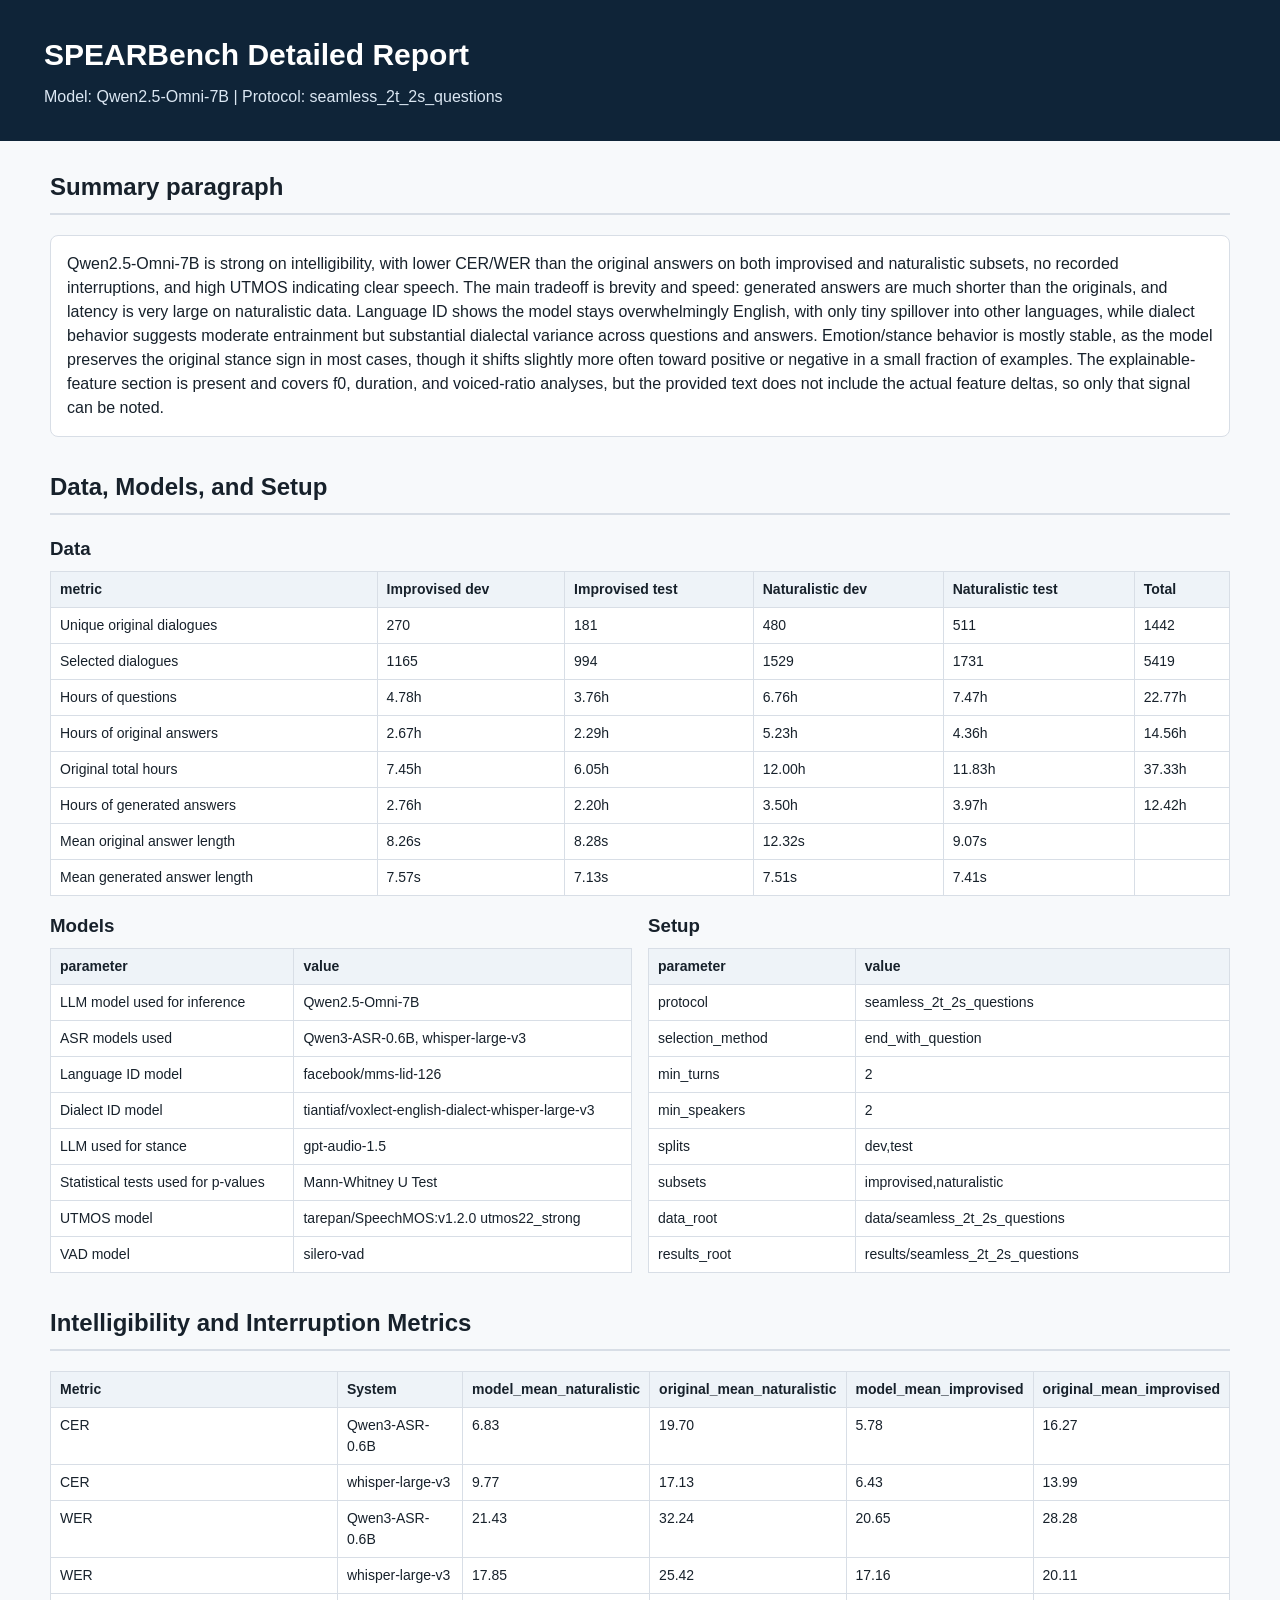
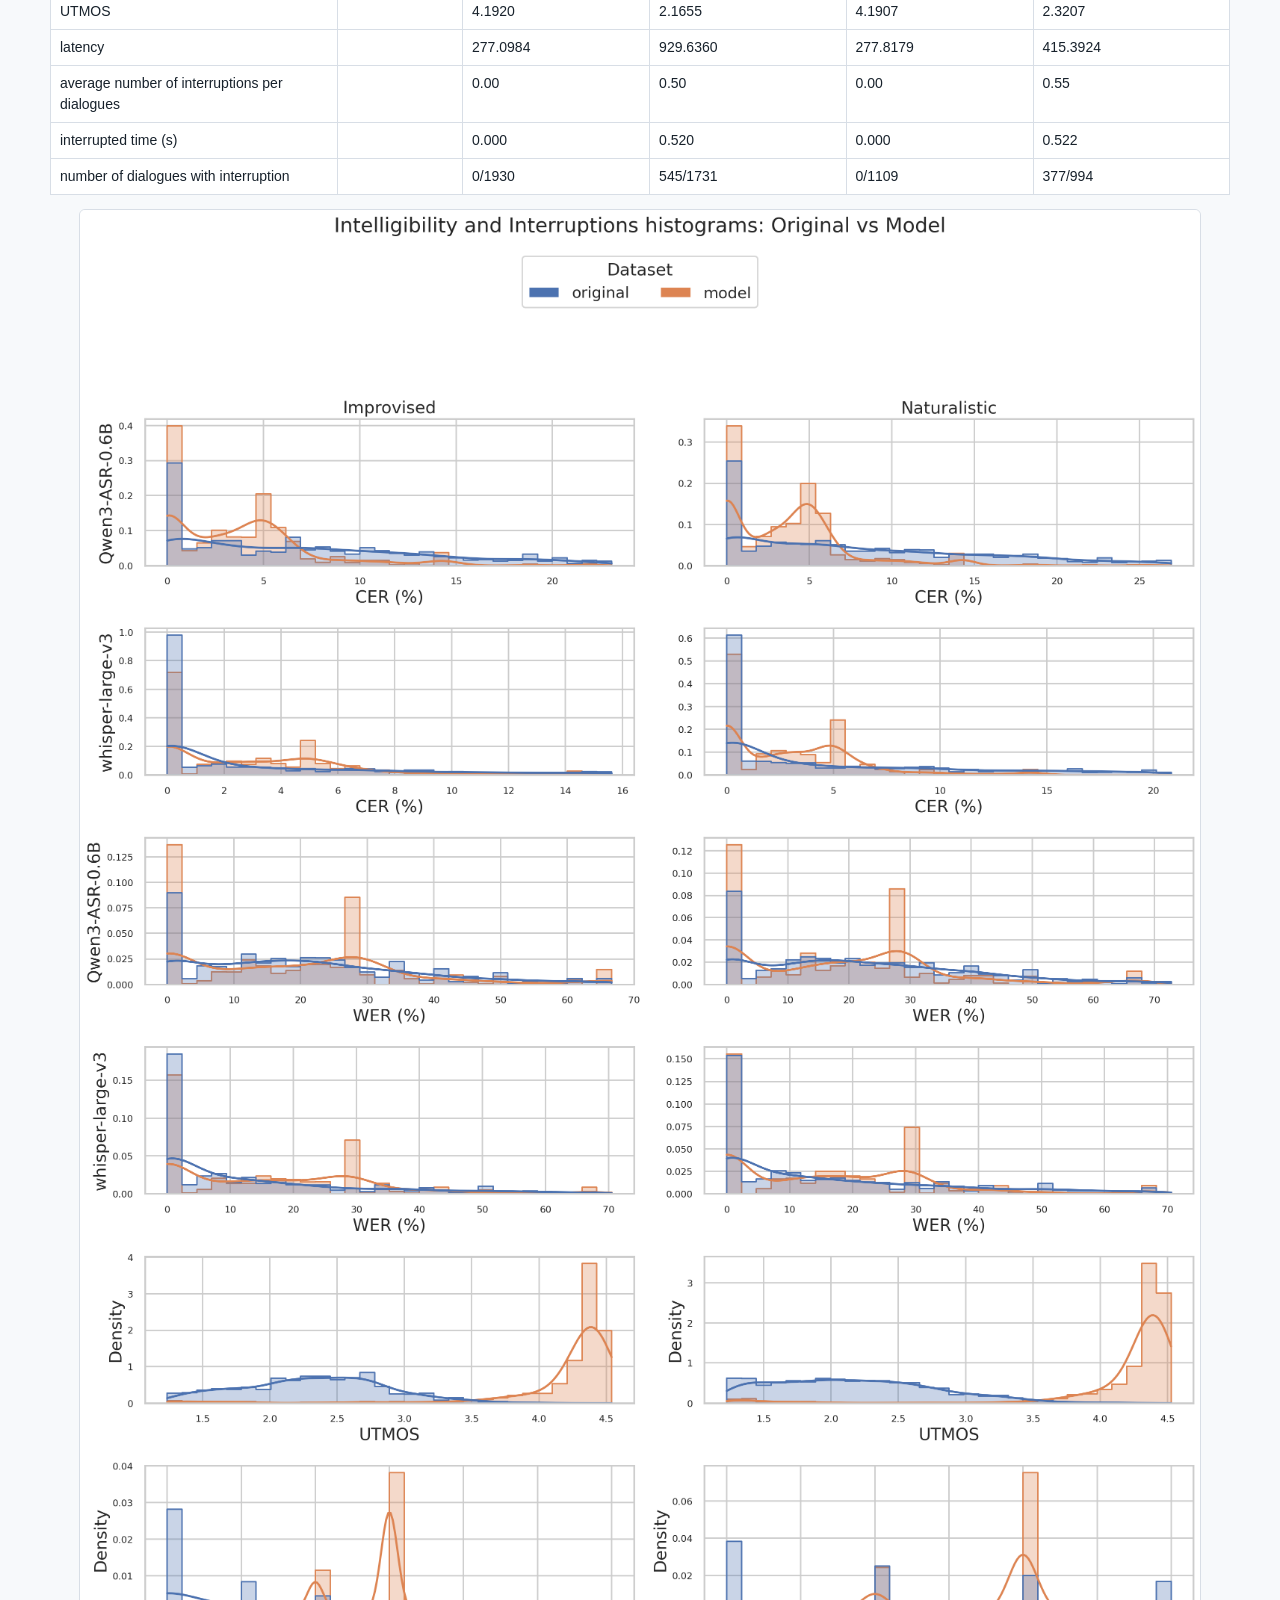
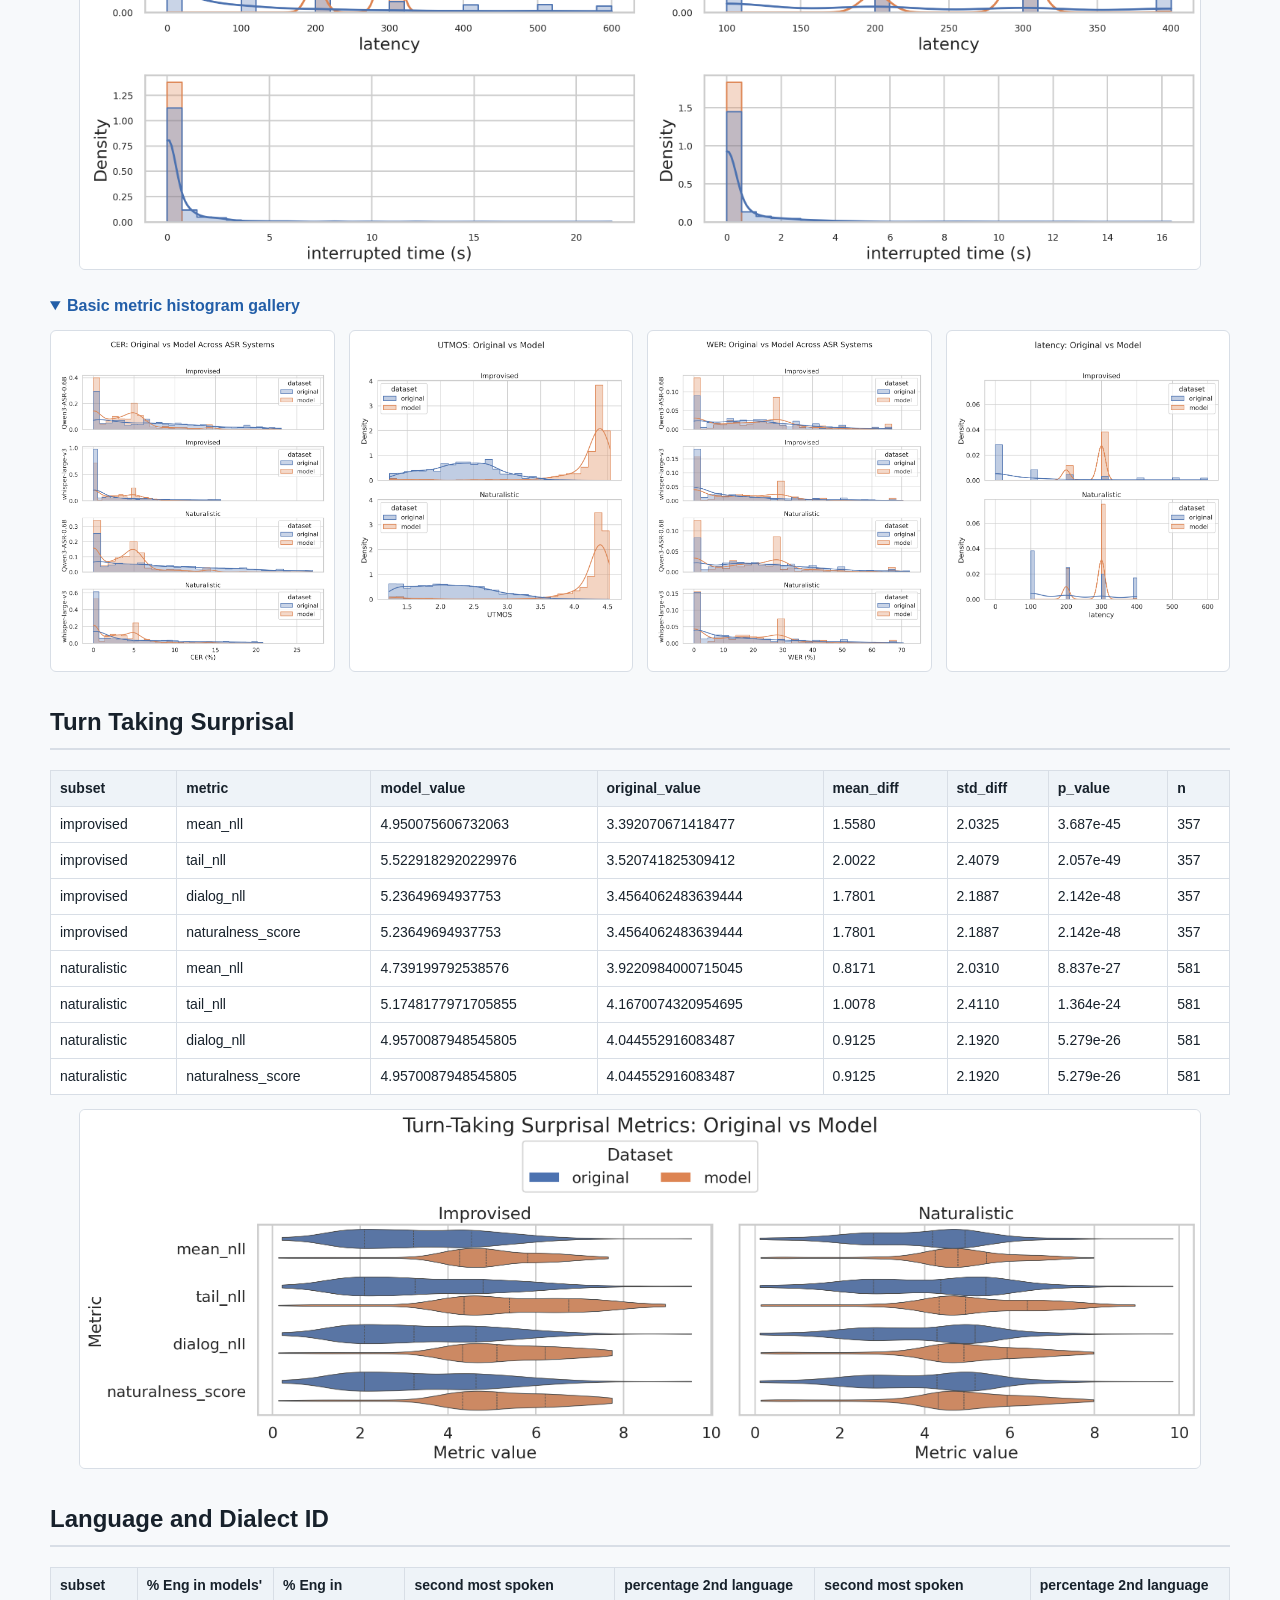
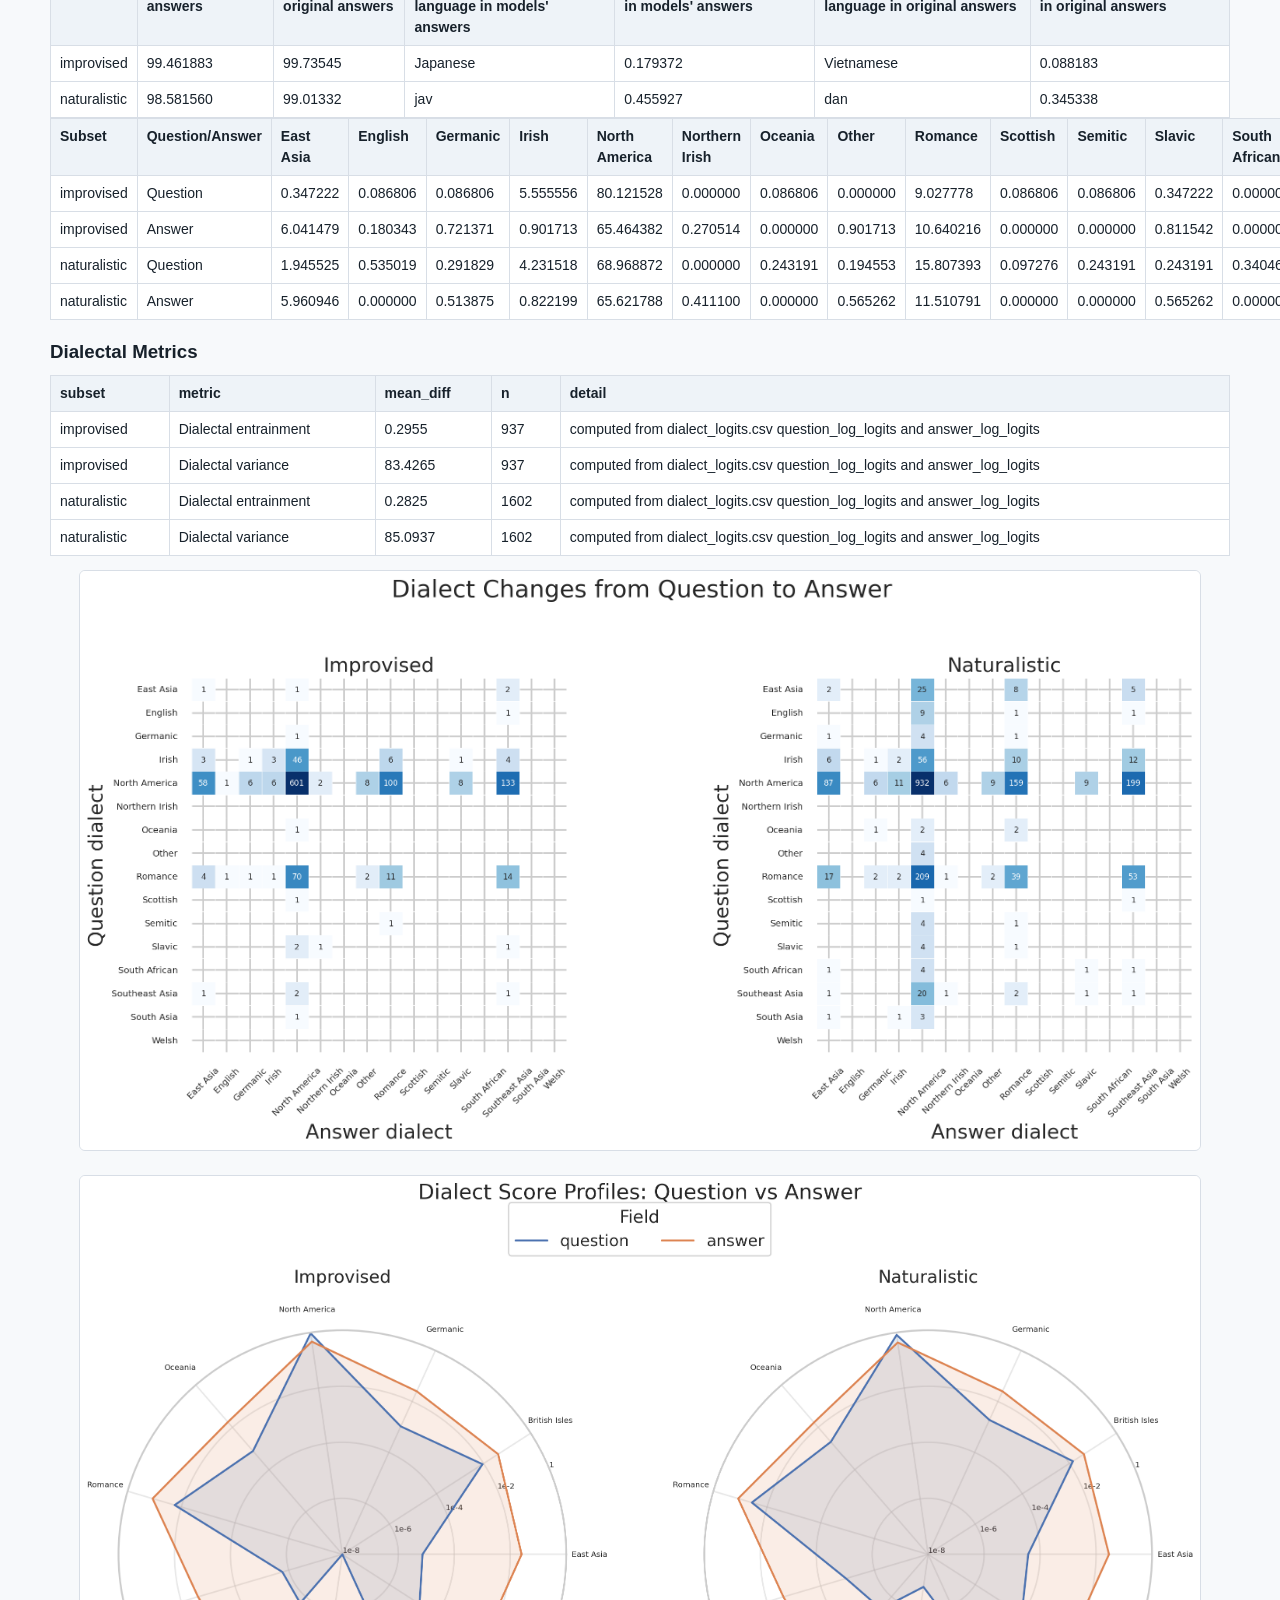
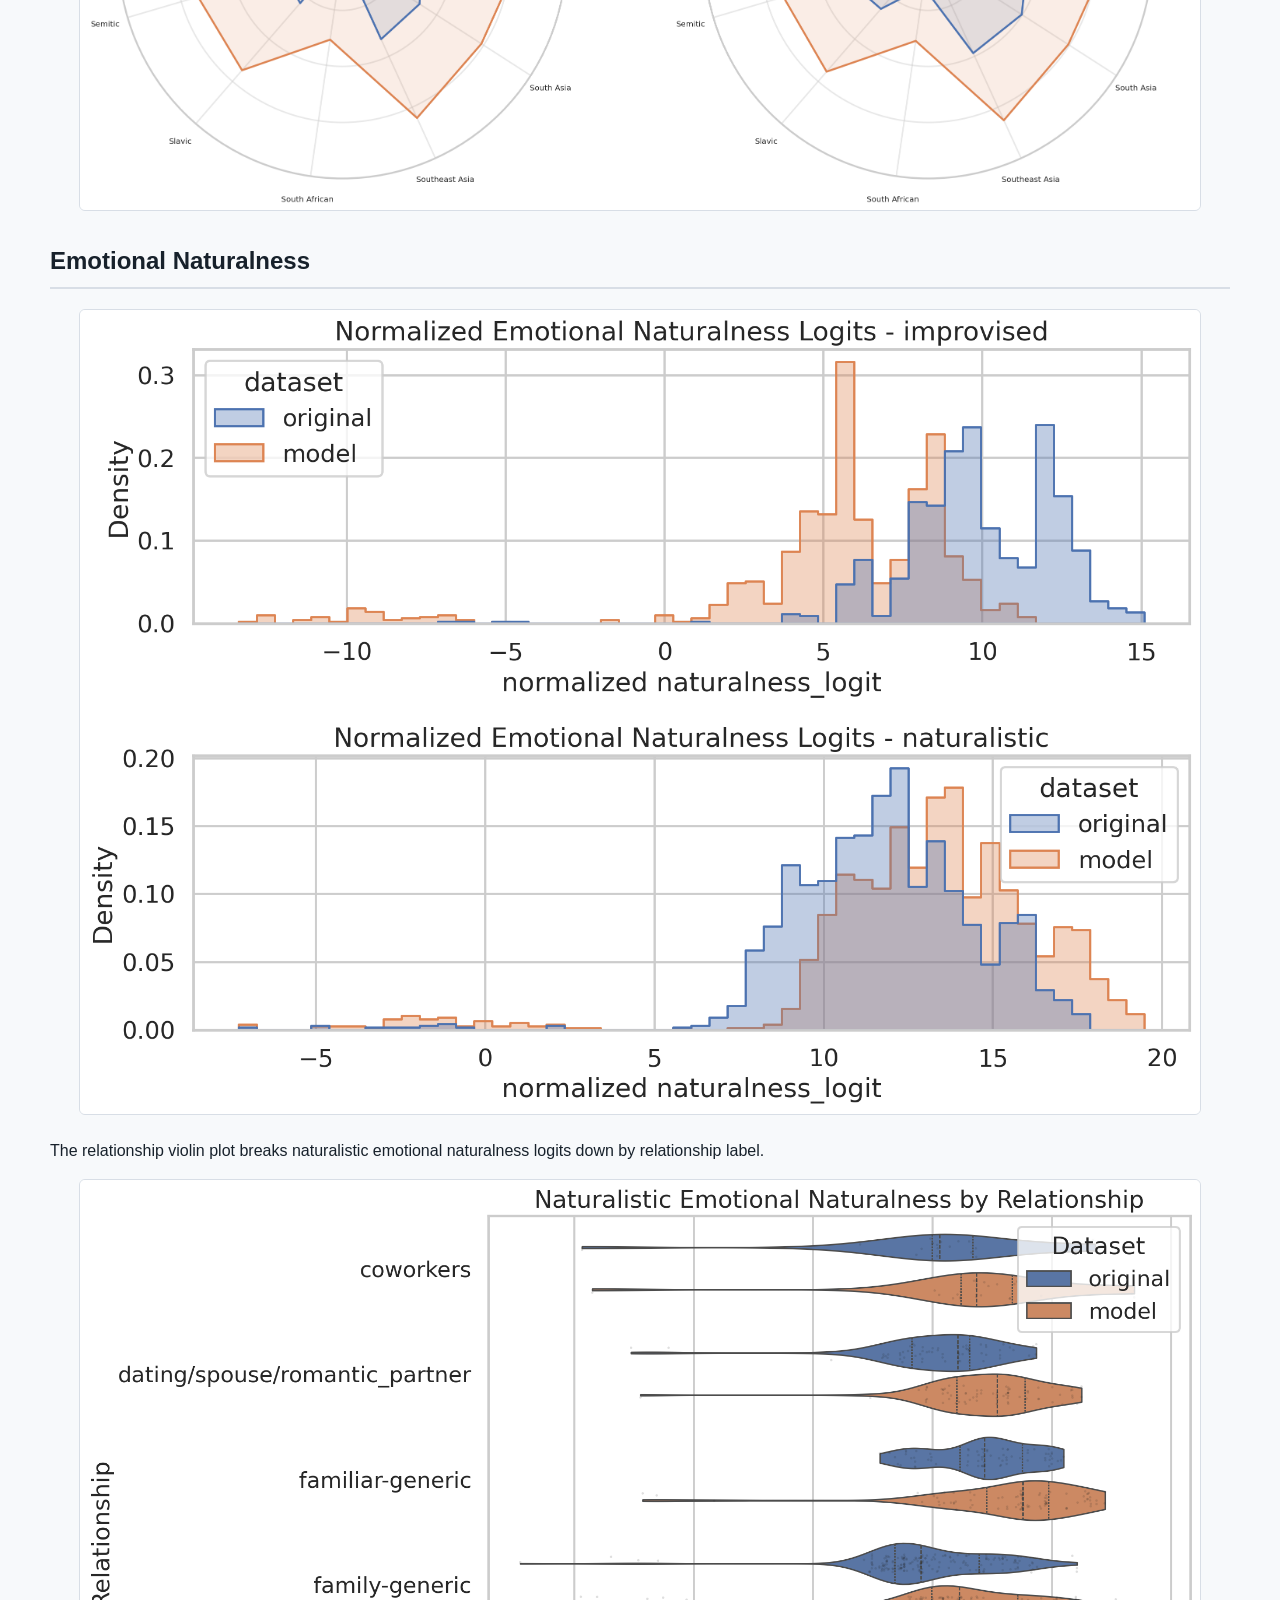
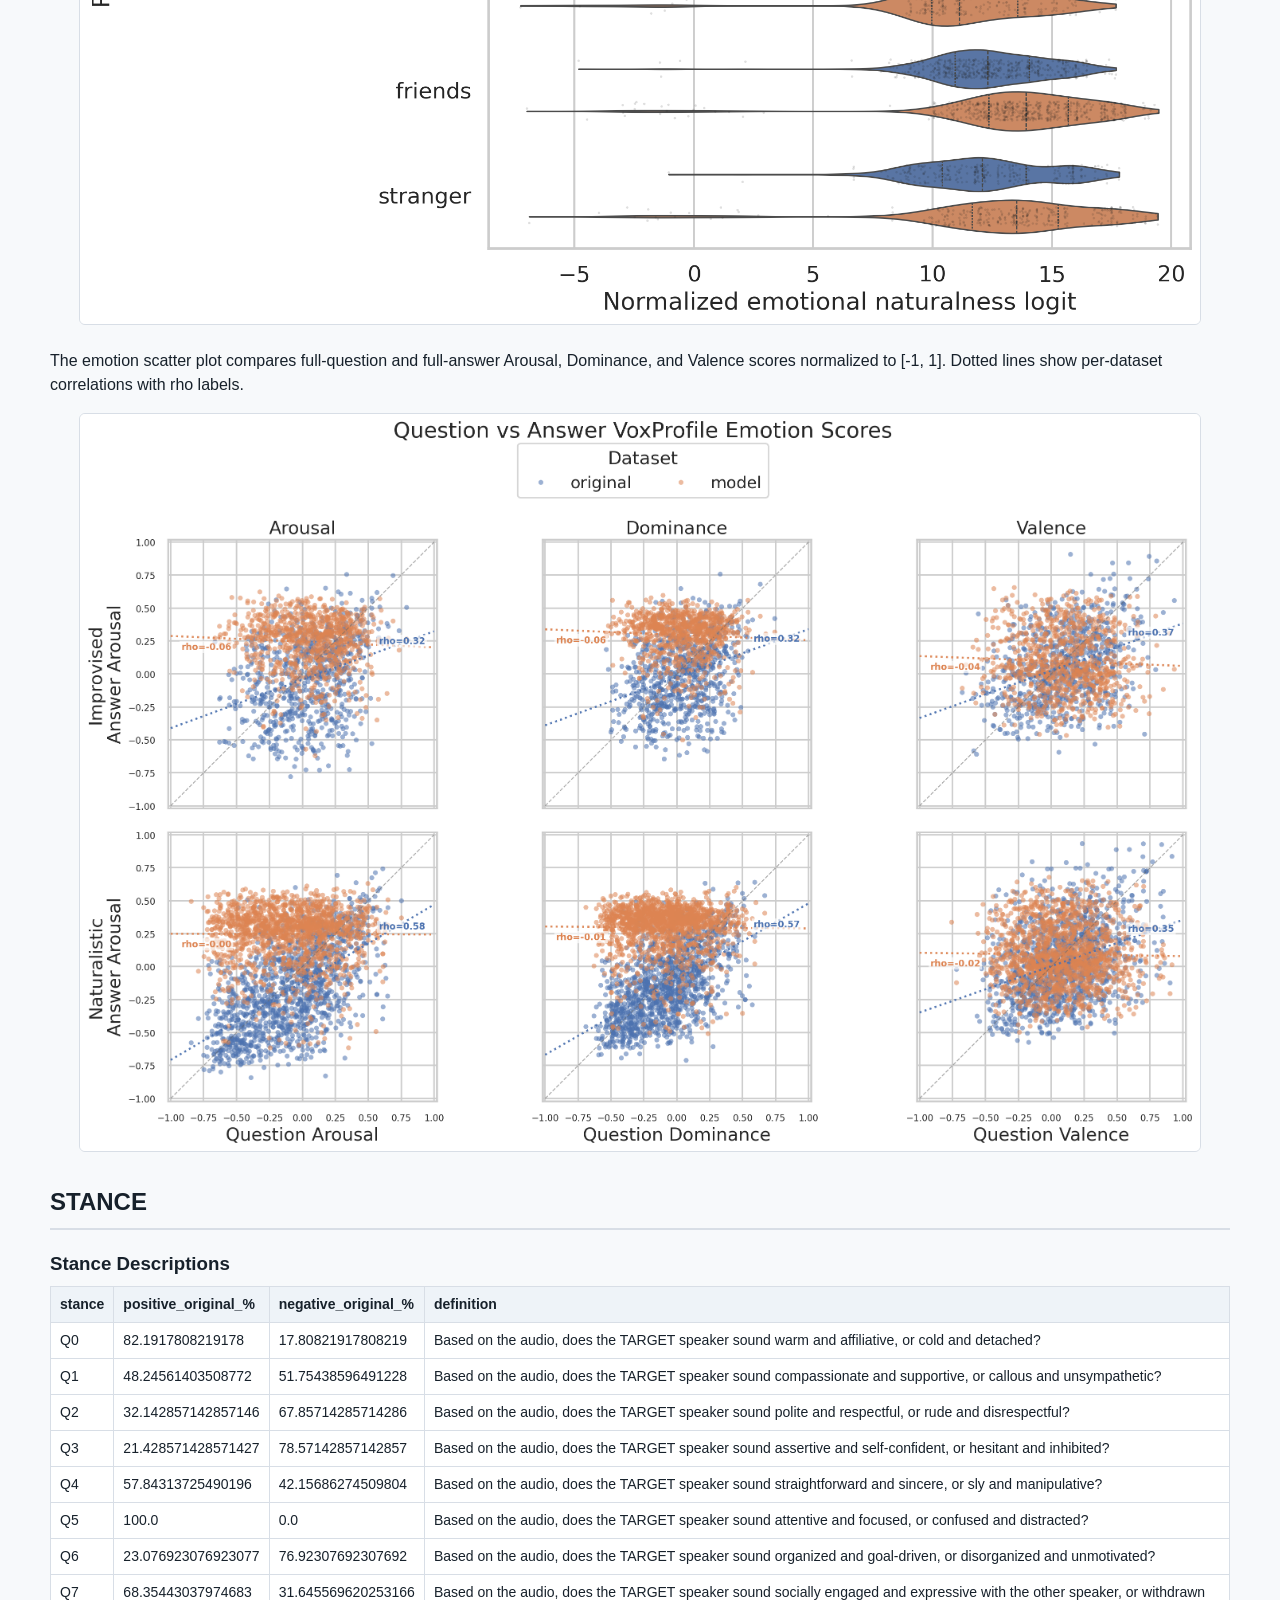
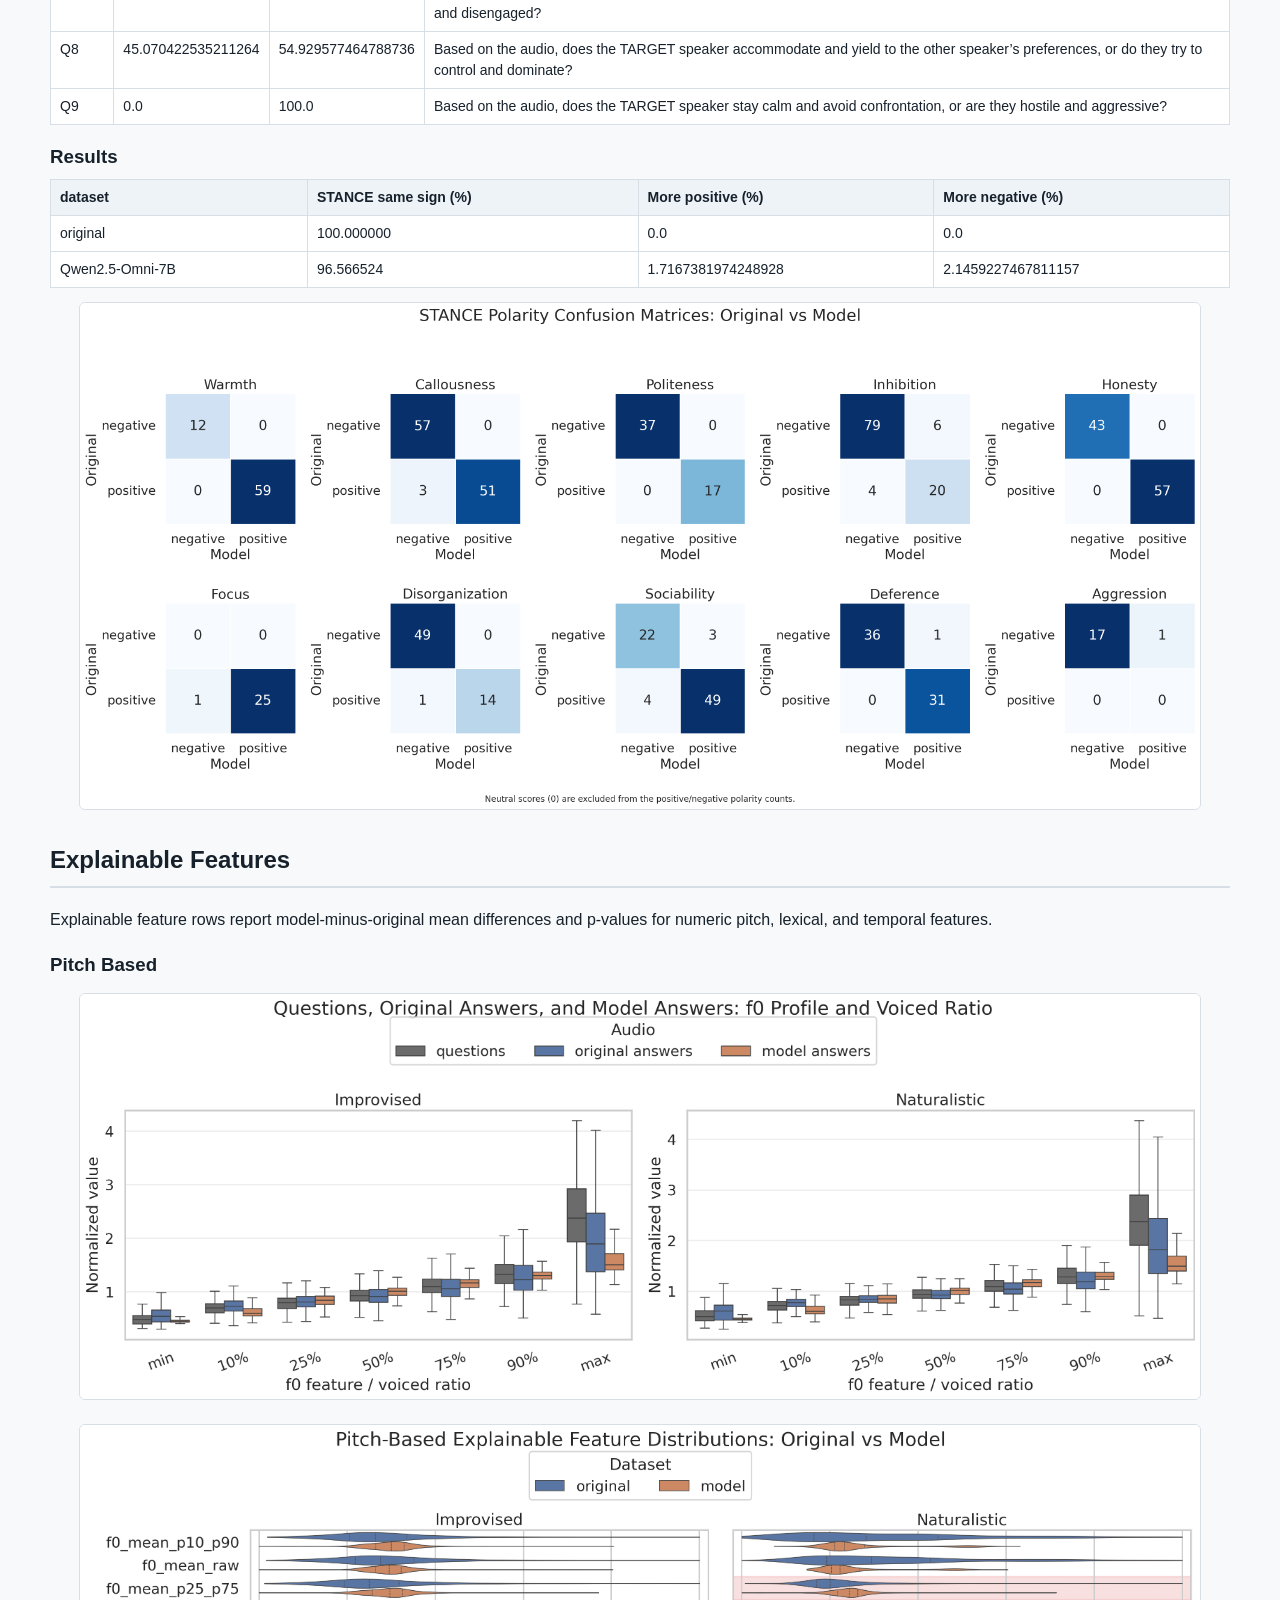
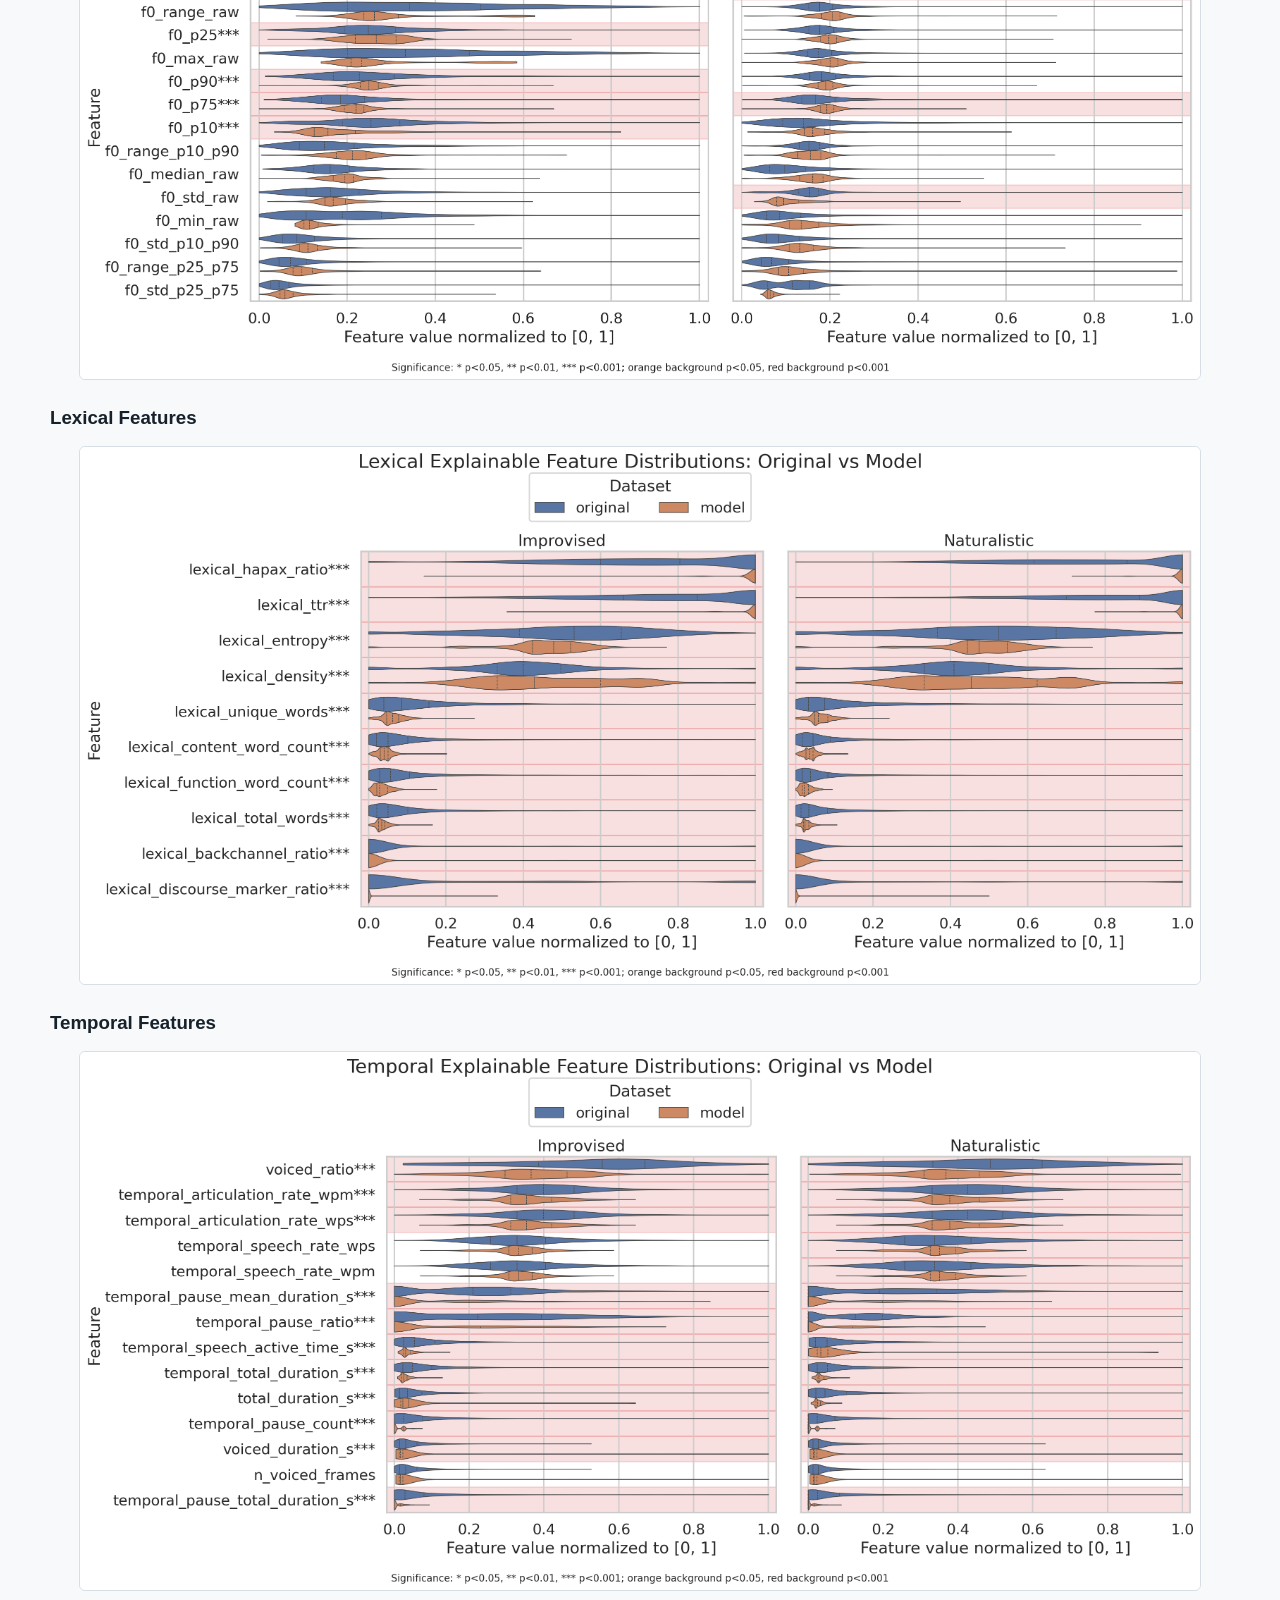
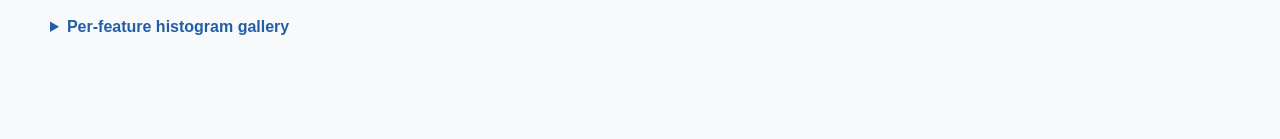
<file: reports/Qwen2.5-Omni-7B/detailed_report.html>
<!doctype html>
<html lang="en">
<head>
  <meta charset="utf-8">
  <meta name="viewport" content="width=device-width, initial-scale=1">
  <title>SPEARBench Detailed Report - Qwen2.5-Omni-7B</title>
  <style>
    :root { --ink:#17212b; --muted:#5b6773; --line:#d8dee6; --bg:#f7f9fb; --card:#ffffff; --accent:#225ea8; }
    body { margin:0; font-family: Arial, Helvetica, sans-serif; color:var(--ink); background:var(--bg); line-height:1.5; }
    header { padding:32px 44px; background:#0f2438; color:white; }
    header h1 { margin:0 0 8px 0; font-size:30px; }
    header p { margin:0; color:#dbe7f3; }
    main { max-width:1180px; margin:0 auto; padding:28px 24px 56px; }
    section { margin:0 0 32px; }
    h2 { margin-top:0; border-bottom:2px solid var(--line); padding-bottom:8px; }
    h3 { margin-bottom:8px; }
    .cards { display:grid; grid-template-columns:repeat(auto-fit,minmax(280px,1fr)); gap:16px; margin:18px 0; }
    .card { background:var(--card); border:1px solid var(--line); border-radius:8px; padding:16px; box-shadow:0 1px 2px rgba(0,0,0,0.04); }
    .setup-half-grid { display:grid; grid-template-columns:repeat(2,minmax(0,1fr)); gap:16px; align-items:start; margin-top:16px; }
    .setup-panel { min-width:0; overflow-x:auto; margin:0; }
    .setup-panel-data { width:100%; }
    .setup-panel h3 { margin-top:0; }
    .metric-table { width:100%; border-collapse:collapse; font-size:14px; background:white; }
    .metric-table th, .metric-table td { border:1px solid var(--line); padding:7px 9px; text-align:left; vertical-align:top; }
    .metric-table th { background:#eef3f8; font-weight:700; }
    .figure { width:100%; max-width:1120px; display:block; margin:14px auto 24px; border:1px solid var(--line); border-radius:6px; background:white; }
    .muted { color:var(--muted); }
    .summary-paragraph { background:white; border:1px solid var(--line); border-radius:8px; padding:16px; white-space:pre-wrap; }
    details { margin-top:16px; }
    summary { cursor:pointer; color:var(--accent); font-weight:700; margin-bottom:12px; }
    .gallery { display:grid; grid-template-columns:repeat(auto-fit,minmax(260px,1fr)); gap:14px; }
    .thumb { margin:0; background:white; border:1px solid var(--line); border-radius:6px; padding:8px; }
    .thumb img { width:100%; display:block; }
    .thumb figcaption { font-size:12px; color:var(--muted); padding-top:6px; word-break:break-word; }
    @media (max-width: 900px) { .setup-half-grid { grid-template-columns:1fr; } }
  </style>
</head>
<body>
<header>
  <h1>SPEARBench Detailed Report</h1>
  <p>Model: Qwen2.5-Omni-7B | Protocol: seamless_2t_2s_questions</p>
</header>
<main>
  <section>
    <h2>Summary paragraph</h2>
    <p class="summary-paragraph">Qwen2.5-Omni-7B is strong on intelligibility, with lower CER/WER than the original answers on both improvised and naturalistic subsets, no recorded interruptions, and high UTMOS indicating clear speech. The main tradeoff is brevity and speed: generated answers are much shorter than the originals, and latency is very large on naturalistic data. Language ID shows the model stays overwhelmingly English, with only tiny spillover into other languages, while dialect behavior suggests moderate entrainment but substantial dialectal variance across questions and answers. Emotion/stance behavior is mostly stable, as the model preserves the original stance sign in most cases, though it shifts slightly more often toward positive or negative in a small fraction of examples. The explainable-feature section is present and covers f0, duration, and voiced-ratio analyses, but the provided text does not include the actual feature deltas, so only that signal can be noted.</p>
  </section>

  <section>
    <h2>Data, Models, and Setup</h2>
    <section class="setup-panel setup-panel-data"><h3>Data</h3><table class="metric-table"><thead><tr><th>metric</th><th>Improvised dev</th><th>Improvised test</th><th>Naturalistic dev</th><th>Naturalistic test</th><th>Total</th></tr></thead><tbody><tr><td>Unique original dialogues</td><td>270</td><td>181</td><td>480</td><td>511</td><td>1442</td></tr><tr><td>Selected dialogues</td><td>1165</td><td>994</td><td>1529</td><td>1731</td><td>5419</td></tr><tr><td>Hours of questions</td><td>4.78h</td><td>3.76h</td><td>6.76h</td><td>7.47h</td><td>22.77h</td></tr><tr><td>Hours of original answers</td><td>2.67h</td><td>2.29h</td><td>5.23h</td><td>4.36h</td><td>14.56h</td></tr><tr><td>Original total hours</td><td>7.45h</td><td>6.05h</td><td>12.00h</td><td>11.83h</td><td>37.33h</td></tr><tr><td>Hours of generated answers</td><td>2.76h</td><td>2.20h</td><td>3.50h</td><td>3.97h</td><td>12.42h</td></tr><tr><td>Mean original answer length</td><td>8.26s</td><td>8.28s</td><td>12.32s</td><td>9.07s</td><td></td></tr><tr><td>Mean generated answer length</td><td>7.57s</td><td>7.13s</td><td>7.51s</td><td>7.41s</td><td></td></tr></tbody></table></section><div class="setup-half-grid"><section class="setup-panel"><h3>Models</h3><table class="metric-table"><thead><tr><th>parameter</th><th>value</th></tr></thead><tbody><tr><td>LLM model used for inference</td><td>Qwen2.5-Omni-7B</td></tr><tr><td>ASR models used</td><td>Qwen3-ASR-0.6B, whisper-large-v3</td></tr><tr><td>Language ID model</td><td>facebook/mms-lid-126</td></tr><tr><td>Dialect ID model</td><td>tiantiaf/voxlect-english-dialect-whisper-large-v3</td></tr><tr><td>LLM used for stance</td><td>gpt-audio-1.5</td></tr><tr><td>Statistical tests used for p-values</td><td>Mann-Whitney U Test</td></tr><tr><td>UTMOS model</td><td>tarepan/SpeechMOS:v1.2.0 utmos22_strong</td></tr><tr><td>VAD model</td><td>silero-vad</td></tr></tbody></table></section>
<section class="setup-panel"><h3>Setup</h3><table class="metric-table"><thead><tr><th>parameter</th><th>value</th></tr></thead><tbody><tr><td>protocol</td><td>seamless_2t_2s_questions</td></tr><tr><td>selection_method</td><td>end_with_question</td></tr><tr><td>min_turns</td><td>2</td></tr><tr><td>min_speakers</td><td>2</td></tr><tr><td>splits</td><td>dev,test</td></tr><tr><td>subsets</td><td>improvised,naturalistic</td></tr><tr><td>data_root</td><td>data/seamless_2t_2s_questions</td></tr><tr><td>results_root</td><td>results/seamless_2t_2s_questions</td></tr></tbody></table></section></div>
  </section>

  <section>
    <h2>Intelligibility and Interruption Metrics</h2>
    <table class="dataframe metric-table">
  <thead>
    <tr style="text-align: right;">
      <th>Metric</th>
      <th>System</th>
      <th>model_mean_naturalistic</th>
      <th>original_mean_naturalistic</th>
      <th>model_mean_improvised</th>
      <th>original_mean_improvised</th>
    </tr>
  </thead>
  <tbody>
    <tr>
      <td>CER</td>
      <td>Qwen3-ASR-0.6B</td>
      <td>6.83</td>
      <td>19.70</td>
      <td>5.78</td>
      <td>16.27</td>
    </tr>
    <tr>
      <td>CER</td>
      <td>whisper-large-v3</td>
      <td>9.77</td>
      <td>17.13</td>
      <td>6.43</td>
      <td>13.99</td>
    </tr>
    <tr>
      <td>WER</td>
      <td>Qwen3-ASR-0.6B</td>
      <td>21.43</td>
      <td>32.24</td>
      <td>20.65</td>
      <td>28.28</td>
    </tr>
    <tr>
      <td>WER</td>
      <td>whisper-large-v3</td>
      <td>17.85</td>
      <td>25.42</td>
      <td>17.16</td>
      <td>20.11</td>
    </tr>
    <tr>
      <td>UTMOS</td>
      <td></td>
      <td>4.1920</td>
      <td>2.1655</td>
      <td>4.1907</td>
      <td>2.3207</td>
    </tr>
    <tr>
      <td>latency</td>
      <td></td>
      <td>277.0984</td>
      <td>929.6360</td>
      <td>277.8179</td>
      <td>415.3924</td>
    </tr>
    <tr>
      <td>average number of interruptions per dialogues</td>
      <td></td>
      <td>0.00</td>
      <td>0.50</td>
      <td>0.00</td>
      <td>0.55</td>
    </tr>
    <tr>
      <td>interrupted time (s)</td>
      <td></td>
      <td>0.000</td>
      <td>0.520</td>
      <td>0.000</td>
      <td>0.522</td>
    </tr>
    <tr>
      <td>number of dialogues with interruption</td>
      <td></td>
      <td>0/1930</td>
      <td>545/1731</td>
      <td>0/1109</td>
      <td>377/994</td>
    </tr>
  </tbody>
</table>
    <img class="figure" src="graphs/basic_metrics.png" alt="Intelligibility and interruption metric histograms with KDE" loading="lazy">
    <details open><summary>Basic metric histogram gallery</summary><div class="gallery"><figure class="thumb"><img src="graphs/basic_metric_graphs/CER.png" alt="CER" loading="lazy"></figure>
<figure class="thumb"><img src="graphs/basic_metric_graphs/UTMOS.png" alt="UTMOS" loading="lazy"></figure>
<figure class="thumb"><img src="graphs/basic_metric_graphs/WER.png" alt="WER" loading="lazy"></figure>
<figure class="thumb"><img src="graphs/basic_metric_graphs/latency.png" alt="latency" loading="lazy"></figure></div></details>
  </section>

  <section>
    <h2>Turn Taking Surprisal</h2>
    <table class="dataframe metric-table">
  <thead>
    <tr style="text-align: right;">
      <th>subset</th>
      <th>metric</th>
      <th>model_value</th>
      <th>original_value</th>
      <th>mean_diff</th>
      <th>std_diff</th>
      <th>p_value</th>
      <th>n</th>
    </tr>
  </thead>
  <tbody>
    <tr>
      <td>improvised</td>
      <td>mean_nll</td>
      <td>4.950075606732063</td>
      <td>3.392070671418477</td>
      <td>1.5580</td>
      <td>2.0325</td>
      <td>3.687e-45</td>
      <td>357</td>
    </tr>
    <tr>
      <td>improvised</td>
      <td>tail_nll</td>
      <td>5.5229182920229976</td>
      <td>3.520741825309412</td>
      <td>2.0022</td>
      <td>2.4079</td>
      <td>2.057e-49</td>
      <td>357</td>
    </tr>
    <tr>
      <td>improvised</td>
      <td>dialog_nll</td>
      <td>5.23649694937753</td>
      <td>3.4564062483639444</td>
      <td>1.7801</td>
      <td>2.1887</td>
      <td>2.142e-48</td>
      <td>357</td>
    </tr>
    <tr>
      <td>improvised</td>
      <td>naturalness_score</td>
      <td>5.23649694937753</td>
      <td>3.4564062483639444</td>
      <td>1.7801</td>
      <td>2.1887</td>
      <td>2.142e-48</td>
      <td>357</td>
    </tr>
    <tr>
      <td>naturalistic</td>
      <td>mean_nll</td>
      <td>4.739199792538576</td>
      <td>3.9220984000715045</td>
      <td>0.8171</td>
      <td>2.0310</td>
      <td>8.837e-27</td>
      <td>581</td>
    </tr>
    <tr>
      <td>naturalistic</td>
      <td>tail_nll</td>
      <td>5.1748177971705855</td>
      <td>4.1670074320954695</td>
      <td>1.0078</td>
      <td>2.4110</td>
      <td>1.364e-24</td>
      <td>581</td>
    </tr>
    <tr>
      <td>naturalistic</td>
      <td>dialog_nll</td>
      <td>4.9570087948545805</td>
      <td>4.044552916083487</td>
      <td>0.9125</td>
      <td>2.1920</td>
      <td>5.279e-26</td>
      <td>581</td>
    </tr>
    <tr>
      <td>naturalistic</td>
      <td>naturalness_score</td>
      <td>4.9570087948545805</td>
      <td>4.044552916083487</td>
      <td>0.9125</td>
      <td>2.1920</td>
      <td>5.279e-26</td>
      <td>581</td>
    </tr>
  </tbody>
</table>
    <img class="figure" src="graphs/turntaking_surprisal.png" alt="Turn-taking surprisal metric violin plots" loading="lazy">
  </section>

  <section>
    <h2>Language and Dialect ID</h2>
    <table class="dataframe metric-table">
  <thead>
    <tr style="text-align: right;">
      <th>subset</th>
      <th>% Eng in models' answers</th>
      <th>% Eng in original answers</th>
      <th>second most spoken language in models' answers</th>
      <th>percentage 2nd language in models' answers</th>
      <th>second most spoken language in original answers</th>
      <th>percentage 2nd language in original answers</th>
    </tr>
  </thead>
  <tbody>
    <tr>
      <td>improvised</td>
      <td>99.461883</td>
      <td>99.73545</td>
      <td>Japanese</td>
      <td>0.179372</td>
      <td>Vietnamese</td>
      <td>0.088183</td>
    </tr>
    <tr>
      <td>naturalistic</td>
      <td>98.581560</td>
      <td>99.01332</td>
      <td>jav</td>
      <td>0.455927</td>
      <td>dan</td>
      <td>0.345338</td>
    </tr>
  </tbody>
</table>
    <table class="dataframe metric-table">
  <thead>
    <tr style="text-align: right;">
      <th>Subset</th>
      <th>Question/Answer</th>
      <th>East Asia</th>
      <th>English</th>
      <th>Germanic</th>
      <th>Irish</th>
      <th>North America</th>
      <th>Northern Irish</th>
      <th>Oceania</th>
      <th>Other</th>
      <th>Romance</th>
      <th>Scottish</th>
      <th>Semitic</th>
      <th>Slavic</th>
      <th>South African</th>
      <th>Southeast Asia</th>
      <th>South Asia</th>
      <th>Welsh</th>
    </tr>
  </thead>
  <tbody>
    <tr>
      <td>improvised</td>
      <td>Question</td>
      <td>0.347222</td>
      <td>0.086806</td>
      <td>0.086806</td>
      <td>5.555556</td>
      <td>80.121528</td>
      <td>0.000000</td>
      <td>0.086806</td>
      <td>0.000000</td>
      <td>9.027778</td>
      <td>0.086806</td>
      <td>0.086806</td>
      <td>0.347222</td>
      <td>0.000000</td>
      <td>0.347222</td>
      <td>0.086806</td>
      <td>0.0</td>
    </tr>
    <tr>
      <td>improvised</td>
      <td>Answer</td>
      <td>6.041479</td>
      <td>0.180343</td>
      <td>0.721371</td>
      <td>0.901713</td>
      <td>65.464382</td>
      <td>0.270514</td>
      <td>0.000000</td>
      <td>0.901713</td>
      <td>10.640216</td>
      <td>0.000000</td>
      <td>0.000000</td>
      <td>0.811542</td>
      <td>0.000000</td>
      <td>14.066727</td>
      <td>0.000000</td>
      <td>0.0</td>
    </tr>
    <tr>
      <td>naturalistic</td>
      <td>Question</td>
      <td>1.945525</td>
      <td>0.535019</td>
      <td>0.291829</td>
      <td>4.231518</td>
      <td>68.968872</td>
      <td>0.000000</td>
      <td>0.243191</td>
      <td>0.194553</td>
      <td>15.807393</td>
      <td>0.097276</td>
      <td>0.243191</td>
      <td>0.243191</td>
      <td>0.340467</td>
      <td>1.264591</td>
      <td>0.243191</td>
      <td>0.0</td>
    </tr>
    <tr>
      <td>naturalistic</td>
      <td>Answer</td>
      <td>5.960946</td>
      <td>0.000000</td>
      <td>0.513875</td>
      <td>0.822199</td>
      <td>65.621788</td>
      <td>0.411100</td>
      <td>0.000000</td>
      <td>0.565262</td>
      <td>11.510791</td>
      <td>0.000000</td>
      <td>0.000000</td>
      <td>0.565262</td>
      <td>0.000000</td>
      <td>14.028777</td>
      <td>0.000000</td>
      <td>0.0</td>
    </tr>
  </tbody>
</table>
    <h3>Dialectal Metrics</h3>
    <table class="dataframe metric-table">
  <thead>
    <tr style="text-align: right;">
      <th>subset</th>
      <th>metric</th>
      <th>mean_diff</th>
      <th>n</th>
      <th>detail</th>
    </tr>
  </thead>
  <tbody>
    <tr>
      <td>improvised</td>
      <td>Dialectal entrainment</td>
      <td>0.2955</td>
      <td>937</td>
      <td>computed from dialect_logits.csv question_log_logits and answer_log_logits</td>
    </tr>
    <tr>
      <td>improvised</td>
      <td>Dialectal variance</td>
      <td>83.4265</td>
      <td>937</td>
      <td>computed from dialect_logits.csv question_log_logits and answer_log_logits</td>
    </tr>
    <tr>
      <td>naturalistic</td>
      <td>Dialectal entrainment</td>
      <td>0.2825</td>
      <td>1602</td>
      <td>computed from dialect_logits.csv question_log_logits and answer_log_logits</td>
    </tr>
    <tr>
      <td>naturalistic</td>
      <td>Dialectal variance</td>
      <td>85.0937</td>
      <td>1602</td>
      <td>computed from dialect_logits.csv question_log_logits and answer_log_logits</td>
    </tr>
  </tbody>
</table>
    <img class="figure" src="graphs/dialect_confusion.png" alt="Dialect question-to-answer confusion matrix" loading="lazy">
    <img class="figure" src="graphs/dialect_scores.png" alt="Dialect score spider profiles for question and answer fields" loading="lazy">
  </section>

  <section>
    <h2>Emotional Naturalness</h2>
    <img class="figure" src="graphs/emo_naturalness.png" alt="Emotional naturalness distributions" loading="lazy">
    <p>The relationship violin plot breaks naturalistic emotional naturalness logits down by relationship label.</p>
    <img class="figure" src="graphs/emo_naturalness_by_relationship.png" alt="Naturalistic emotional naturalness violins by relationship" loading="lazy">
    <p>The emotion scatter plot compares full-question and full-answer Arousal, Dominance, and Valence scores normalized to [-1, 1]. Dotted lines show per-dataset correlations with rho labels.</p>
    <img class="figure" src="graphs/emotion_scatter.png" alt="Question-answer Arousal, Dominance, and Valence scatter plots" loading="lazy">
  </section>

  <section>
    <h2>STANCE</h2>
    <h3>Stance Descriptions</h3>
    <table class="dataframe metric-table">
  <thead>
    <tr style="text-align: right;">
      <th>stance</th>
      <th>positive_original_%</th>
      <th>negative_original_%</th>
      <th>definition</th>
    </tr>
  </thead>
  <tbody>
    <tr>
      <td>Q0</td>
      <td>82.1917808219178</td>
      <td>17.80821917808219</td>
      <td>Based on the audio, does the TARGET speaker sound warm and affiliative, or cold and detached?</td>
    </tr>
    <tr>
      <td>Q1</td>
      <td>48.24561403508772</td>
      <td>51.75438596491228</td>
      <td>Based on the audio, does the TARGET speaker sound compassionate and supportive, or callous and unsympathetic?</td>
    </tr>
    <tr>
      <td>Q2</td>
      <td>32.142857142857146</td>
      <td>67.85714285714286</td>
      <td>Based on the audio, does the TARGET speaker sound polite and respectful, or rude and disrespectful?</td>
    </tr>
    <tr>
      <td>Q3</td>
      <td>21.428571428571427</td>
      <td>78.57142857142857</td>
      <td>Based on the audio, does the TARGET speaker sound assertive and self-confident, or hesitant and inhibited?</td>
    </tr>
    <tr>
      <td>Q4</td>
      <td>57.84313725490196</td>
      <td>42.15686274509804</td>
      <td>Based on the audio, does the TARGET speaker sound straightforward and sincere, or sly and manipulative?</td>
    </tr>
    <tr>
      <td>Q5</td>
      <td>100.0</td>
      <td>0.0</td>
      <td>Based on the audio, does the TARGET speaker sound attentive and focused, or confused and distracted?</td>
    </tr>
    <tr>
      <td>Q6</td>
      <td>23.076923076923077</td>
      <td>76.92307692307692</td>
      <td>Based on the audio, does the TARGET speaker sound organized and goal-driven, or disorganized and unmotivated?</td>
    </tr>
    <tr>
      <td>Q7</td>
      <td>68.35443037974683</td>
      <td>31.645569620253166</td>
      <td>Based on the audio, does the TARGET speaker sound socially engaged and expressive with the other speaker, or withdrawn and disengaged?</td>
    </tr>
    <tr>
      <td>Q8</td>
      <td>45.070422535211264</td>
      <td>54.929577464788736</td>
      <td>Based on the audio, does the TARGET speaker accommodate and yield to the other speaker’s preferences, or do they try to control and dominate?</td>
    </tr>
    <tr>
      <td>Q9</td>
      <td>0.0</td>
      <td>100.0</td>
      <td>Based on the audio, does the TARGET speaker stay calm and avoid confrontation, or are they hostile and aggressive?</td>
    </tr>
  </tbody>
</table>
    <h3>Results</h3>
    <table class="dataframe metric-table">
  <thead>
    <tr style="text-align: right;">
      <th>dataset</th>
      <th>STANCE same sign (%)</th>
      <th>More positive (%)</th>
      <th>More negative (%)</th>
    </tr>
  </thead>
  <tbody>
    <tr>
      <td>original</td>
      <td>100.000000</td>
      <td>0.0</td>
      <td>0.0</td>
    </tr>
    <tr>
      <td>Qwen2.5-Omni-7B</td>
      <td>96.566524</td>
      <td>1.7167381974248928</td>
      <td>2.1459227467811157</td>
    </tr>
  </tbody>
</table>
    <img class="figure" src="graphs/stances.png" alt="STANCE score distributions" loading="lazy">
  </section>

  <section>
    <h2>Explainable Features</h2>
    <p>Explainable feature rows report model-minus-original mean differences and p-values for numeric pitch, lexical, and temporal features.</p>
    <h3>Pitch Based</h3>
    <img class="figure" src="graphs/f0_question_answer_boxplot.png" alt="Questions, original answers, and model answers f0 profile box plot" loading="lazy">
    <img class="figure" src="graphs/explainables_pitch.png" alt="Pitch-based explainable feature violin plots" loading="lazy">
    <h3>Lexical Features</h3>
    <img class="figure" src="graphs/explainables_lexical.png" alt="Lexical explainable feature violin plots" loading="lazy">
    <h3>Temporal Features</h3>
    <img class="figure" src="graphs/explainables_temporal.png" alt="Temporal explainable feature violin plots" loading="lazy">
    <details><summary>Per-feature histogram gallery</summary><div class="gallery"><figure class="thumb"><img src="graphs/feat_graphs/f0_max_raw.png" alt="f0_max_raw" loading="lazy"><figcaption>f0_max_raw</figcaption></figure>
<figure class="thumb"><img src="graphs/feat_graphs/f0_mean_p10_p90.png" alt="f0_mean_p10_p90" loading="lazy"><figcaption>f0_mean_p10_p90</figcaption></figure>
<figure class="thumb"><img src="graphs/feat_graphs/f0_mean_p25_p75.png" alt="f0_mean_p25_p75" loading="lazy"><figcaption>f0_mean_p25_p75</figcaption></figure>
<figure class="thumb"><img src="graphs/feat_graphs/f0_mean_raw.png" alt="f0_mean_raw" loading="lazy"><figcaption>f0_mean_raw</figcaption></figure>
<figure class="thumb"><img src="graphs/feat_graphs/f0_median_raw.png" alt="f0_median_raw" loading="lazy"><figcaption>f0_median_raw</figcaption></figure>
<figure class="thumb"><img src="graphs/feat_graphs/f0_n_voiced_frames.png" alt="f0_n_voiced_frames" loading="lazy"><figcaption>f0_n_voiced_frames</figcaption></figure>
<figure class="thumb"><img src="graphs/feat_graphs/f0_p10.png" alt="f0_p10" loading="lazy"><figcaption>f0_p10</figcaption></figure>
<figure class="thumb"><img src="graphs/feat_graphs/f0_p25.png" alt="f0_p25" loading="lazy"><figcaption>f0_p25</figcaption></figure>
<figure class="thumb"><img src="graphs/feat_graphs/f0_p75.png" alt="f0_p75" loading="lazy"><figcaption>f0_p75</figcaption></figure>
<figure class="thumb"><img src="graphs/feat_graphs/f0_p90.png" alt="f0_p90" loading="lazy"><figcaption>f0_p90</figcaption></figure>
<figure class="thumb"><img src="graphs/feat_graphs/f0_range_p10_p90.png" alt="f0_range_p10_p90" loading="lazy"><figcaption>f0_range_p10_p90</figcaption></figure>
<figure class="thumb"><img src="graphs/feat_graphs/f0_range_p25_p75.png" alt="f0_range_p25_p75" loading="lazy"><figcaption>f0_range_p25_p75</figcaption></figure>
<figure class="thumb"><img src="graphs/feat_graphs/f0_range_raw.png" alt="f0_range_raw" loading="lazy"><figcaption>f0_range_raw</figcaption></figure>
<figure class="thumb"><img src="graphs/feat_graphs/f0_std_p10_p90.png" alt="f0_std_p10_p90" loading="lazy"><figcaption>f0_std_p10_p90</figcaption></figure>
<figure class="thumb"><img src="graphs/feat_graphs/f0_std_p25_p75.png" alt="f0_std_p25_p75" loading="lazy"><figcaption>f0_std_p25_p75</figcaption></figure>
<figure class="thumb"><img src="graphs/feat_graphs/f0_total_duration_s.png" alt="f0_total_duration_s" loading="lazy"><figcaption>f0_total_duration_s</figcaption></figure>
<figure class="thumb"><img src="graphs/feat_graphs/f0_voiced_duration_s.png" alt="f0_voiced_duration_s" loading="lazy"><figcaption>f0_voiced_duration_s</figcaption></figure>
<figure class="thumb"><img src="graphs/feat_graphs/total_duration_s.png" alt="total_duration_s" loading="lazy"><figcaption>total_duration_s</figcaption></figure>
<figure class="thumb"><img src="graphs/feat_graphs/voiced_duration_s.png" alt="voiced_duration_s" loading="lazy"><figcaption>voiced_duration_s</figcaption></figure>
<figure class="thumb"><img src="graphs/feat_graphs/voiced_ratio.png" alt="voiced_ratio" loading="lazy"><figcaption>voiced_ratio</figcaption></figure></div></details>
  </section>
</main>
</body>
</html>
</file>
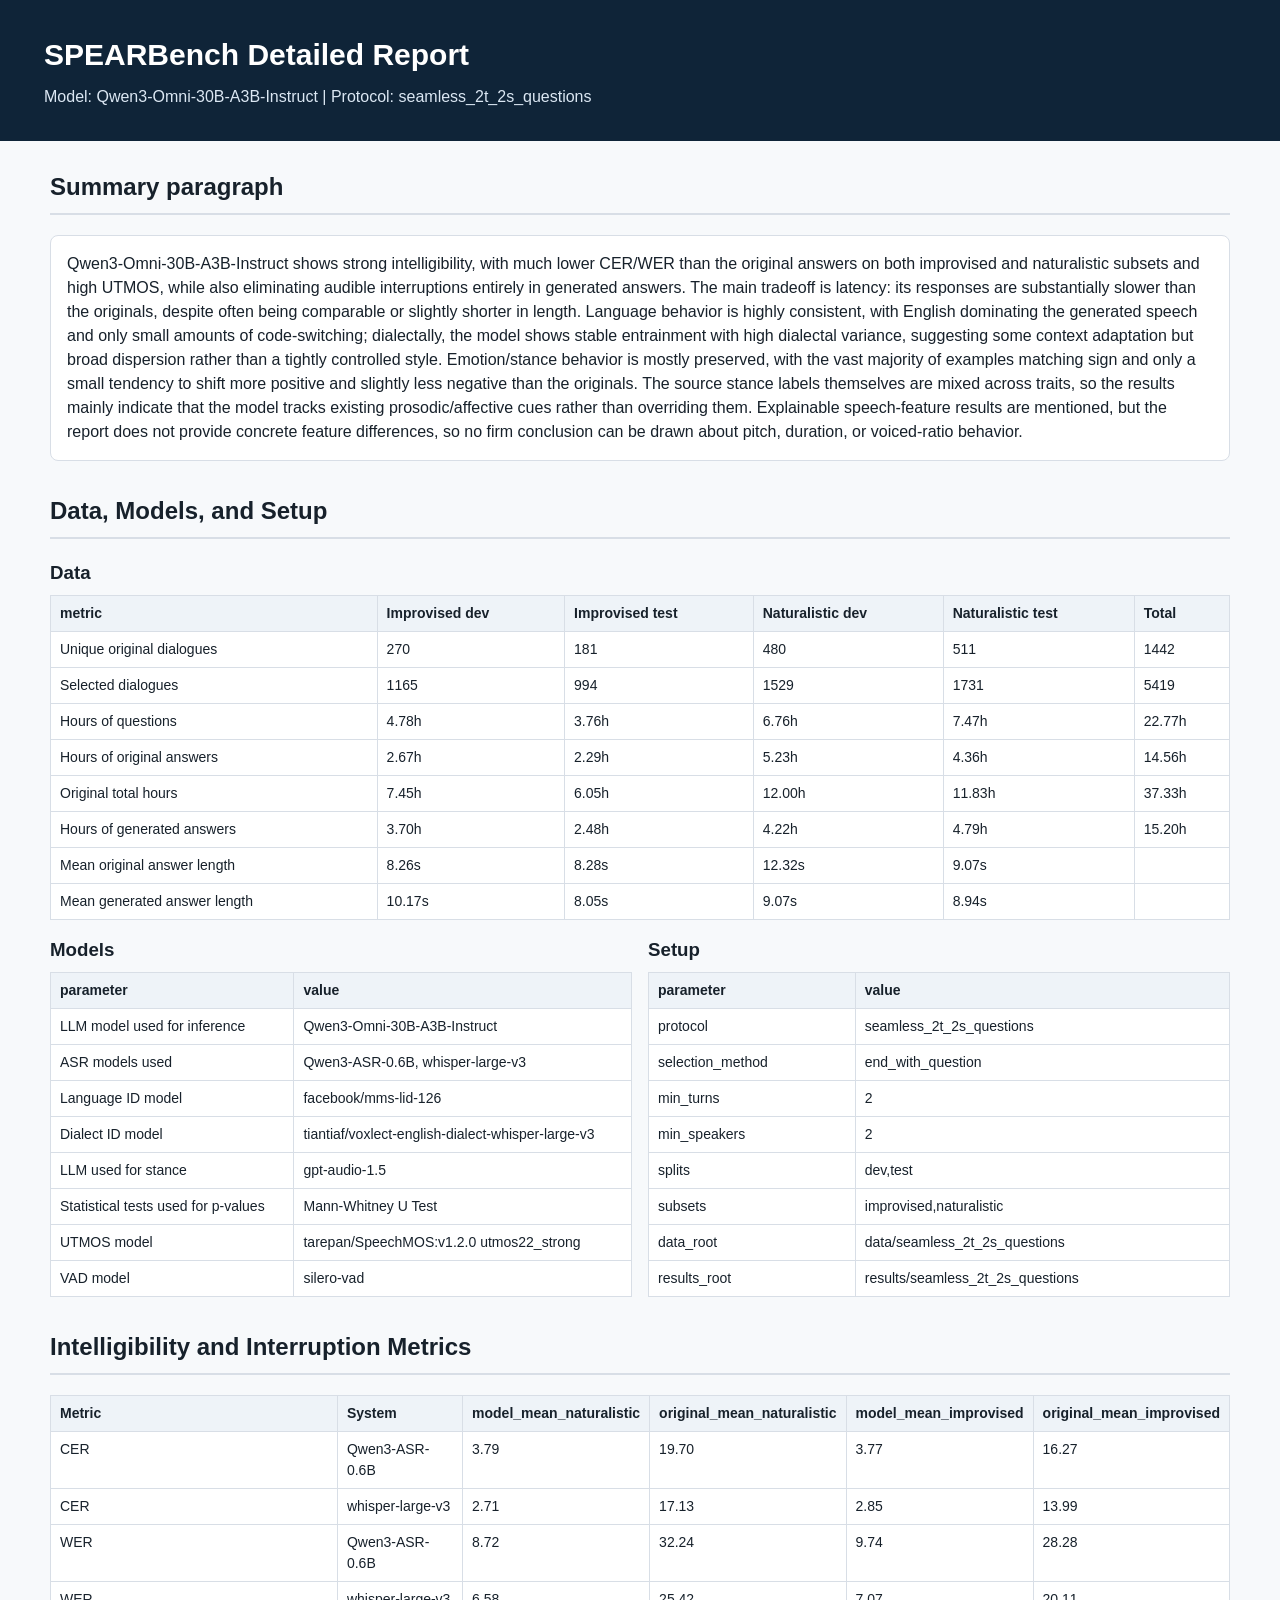
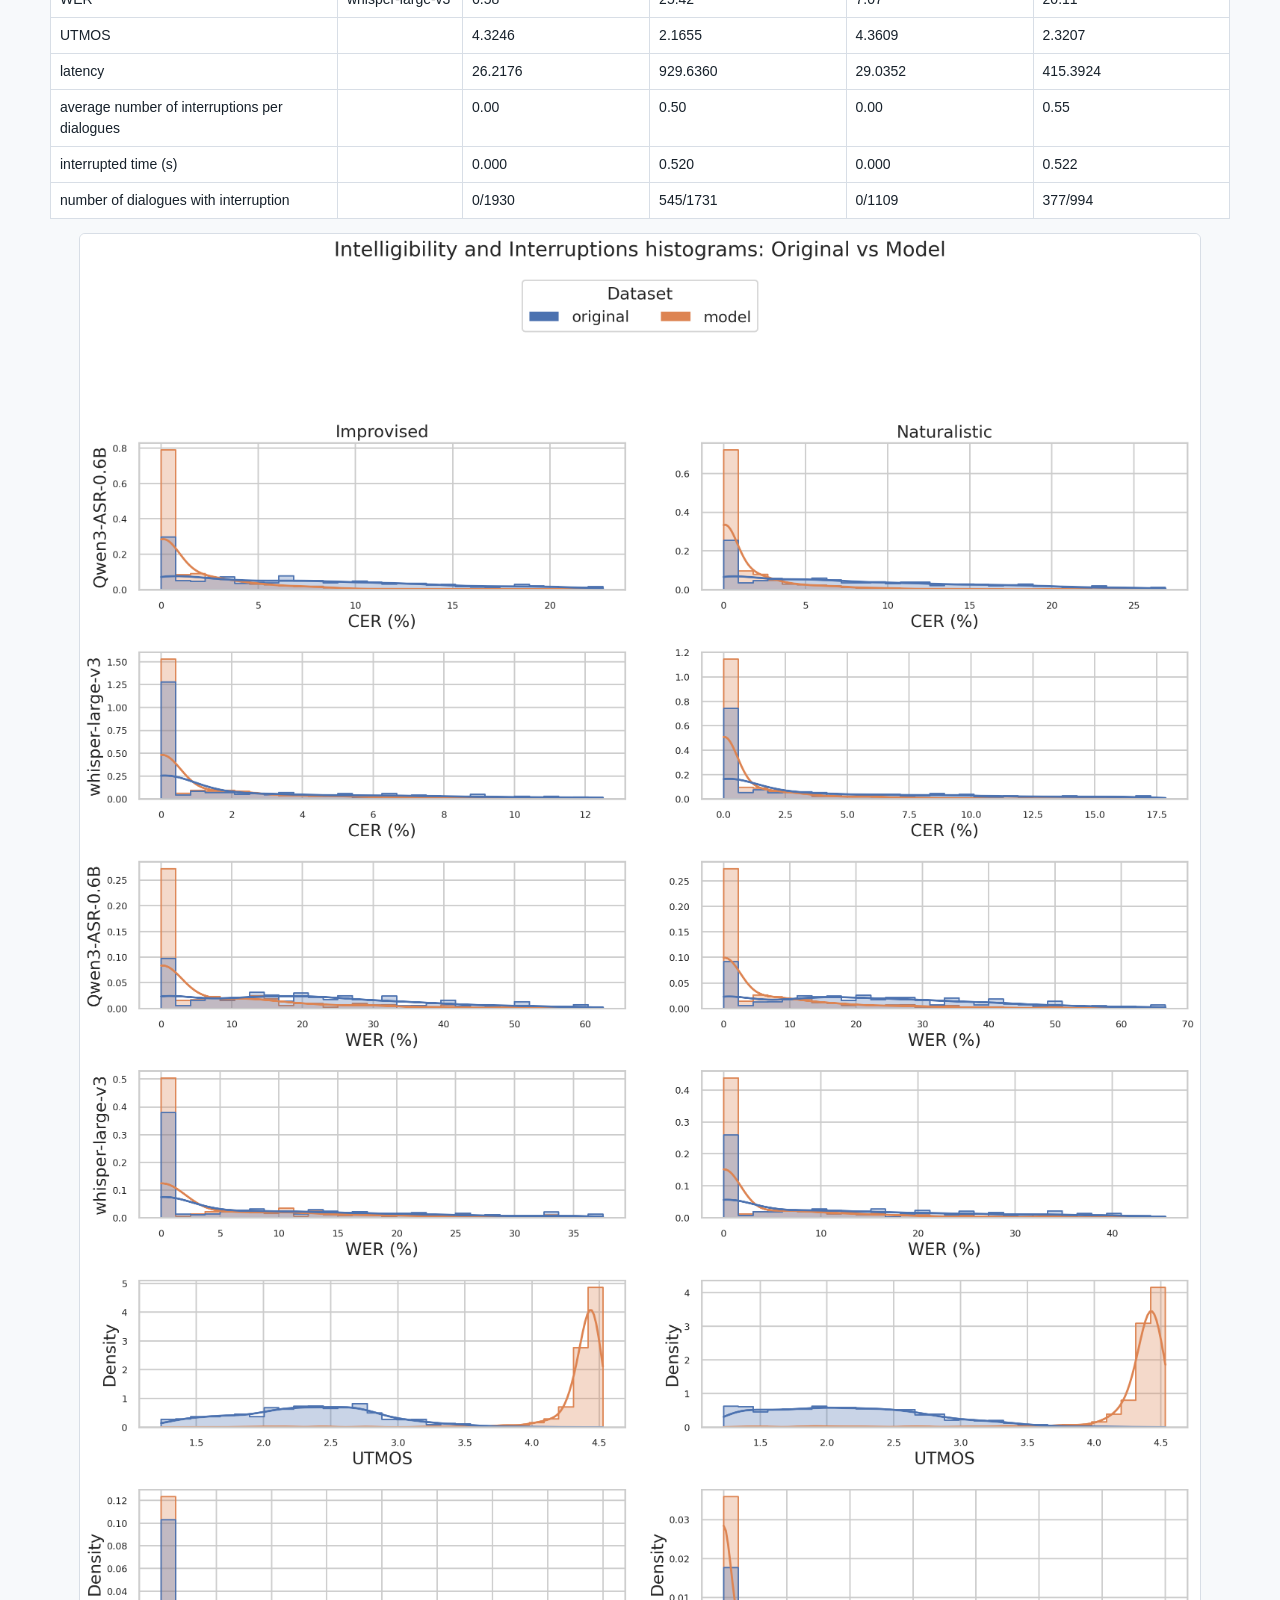
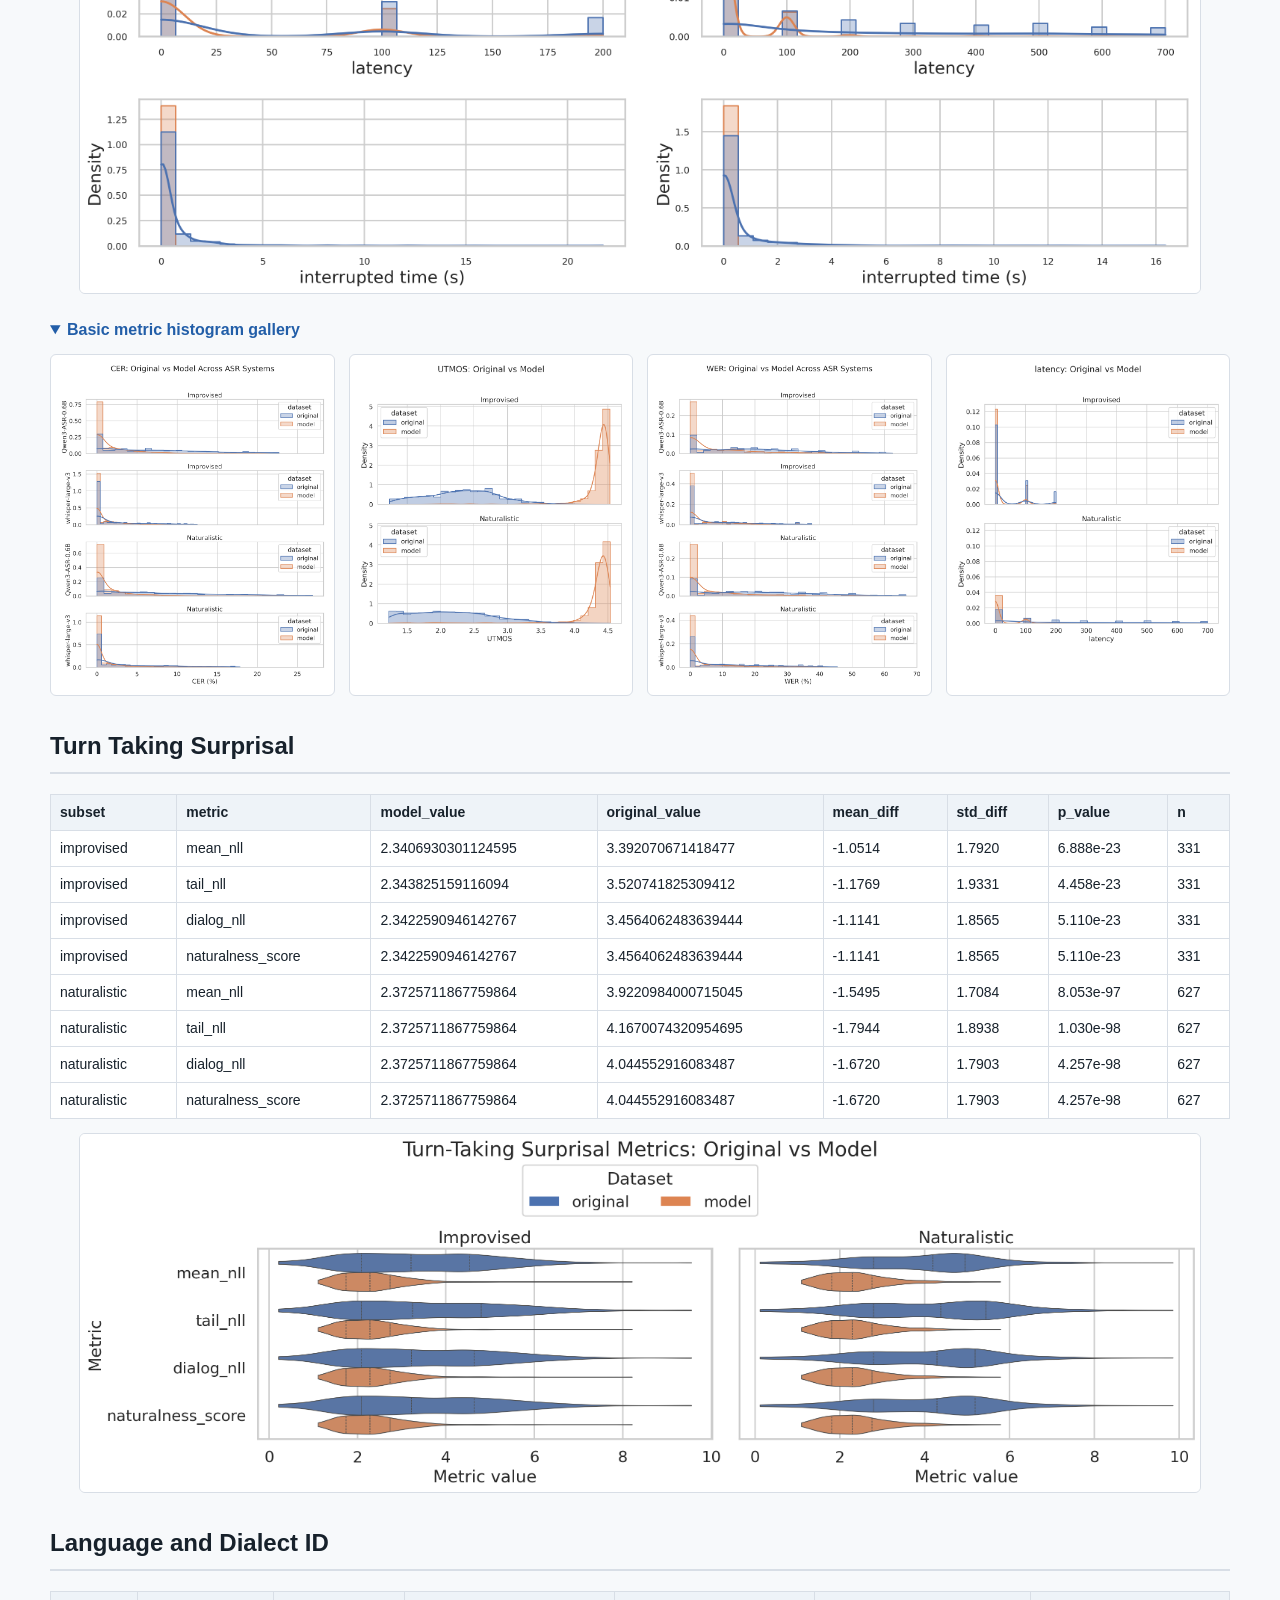
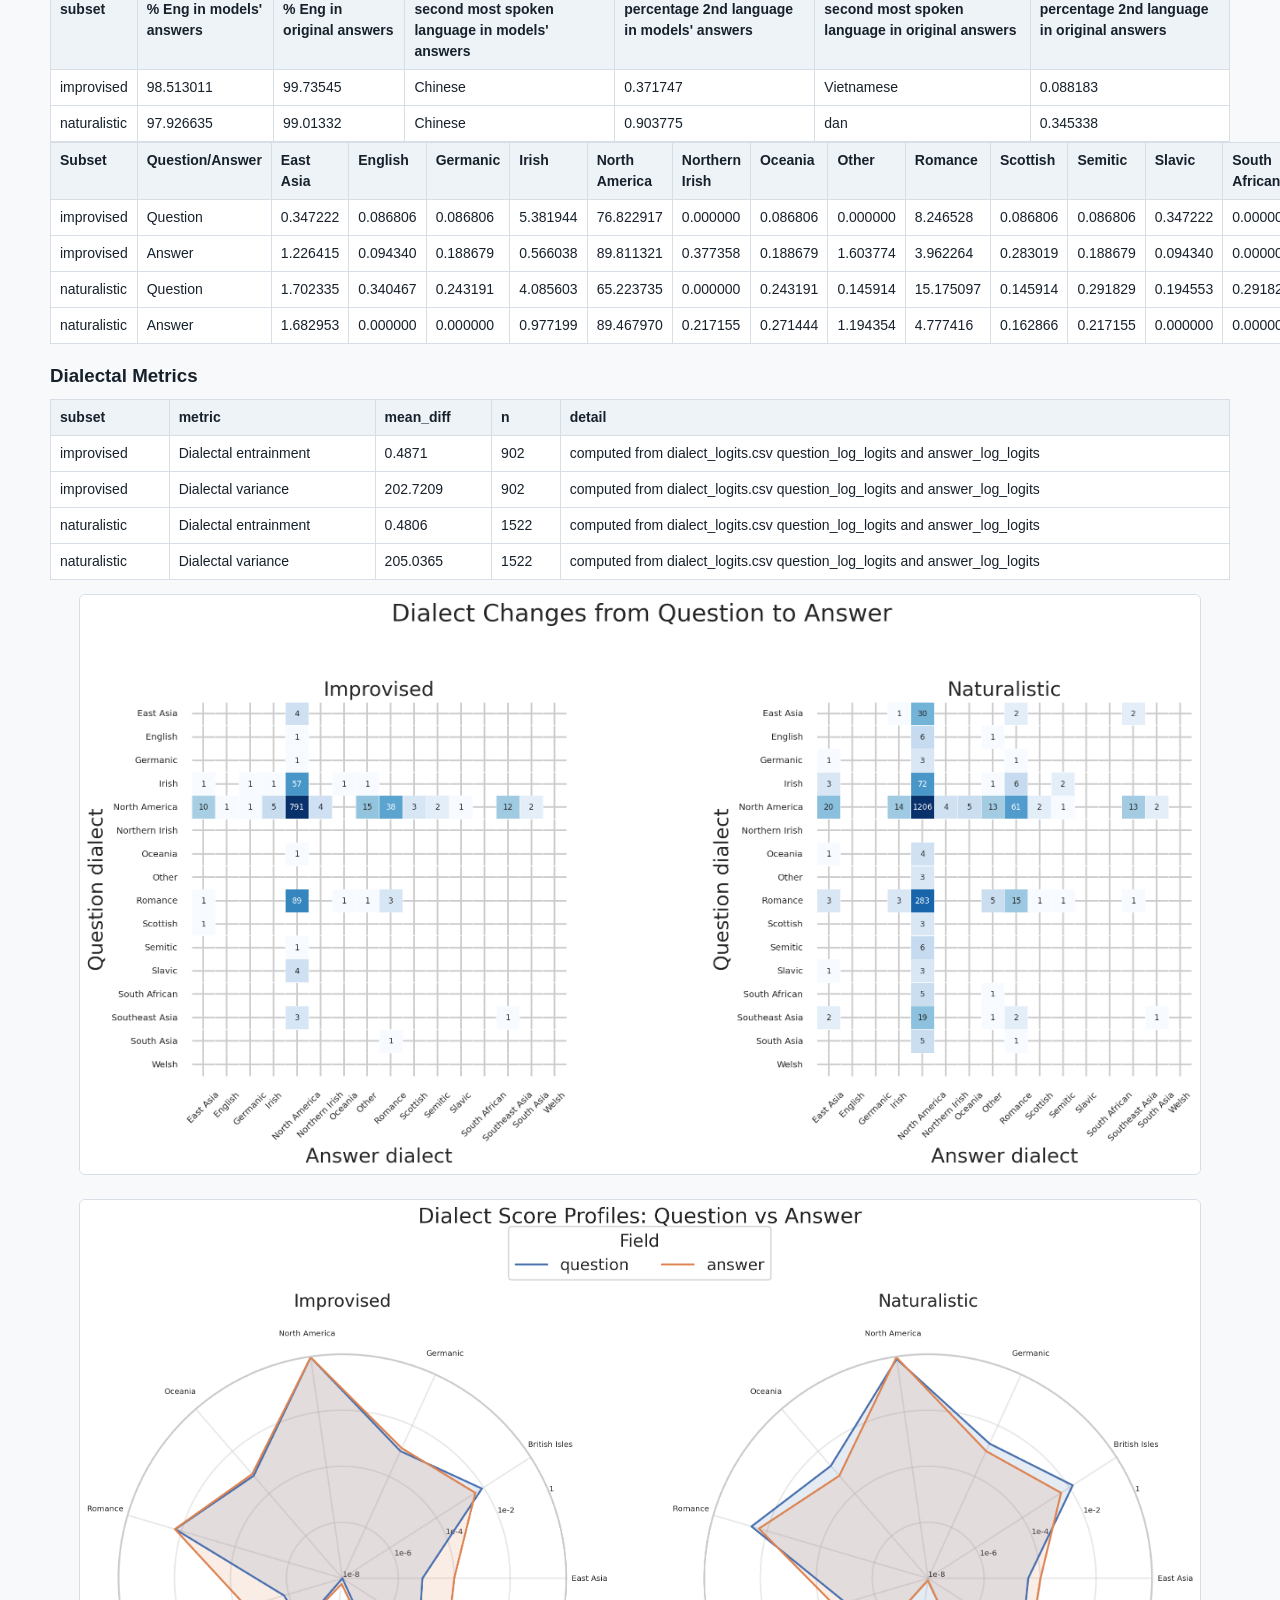
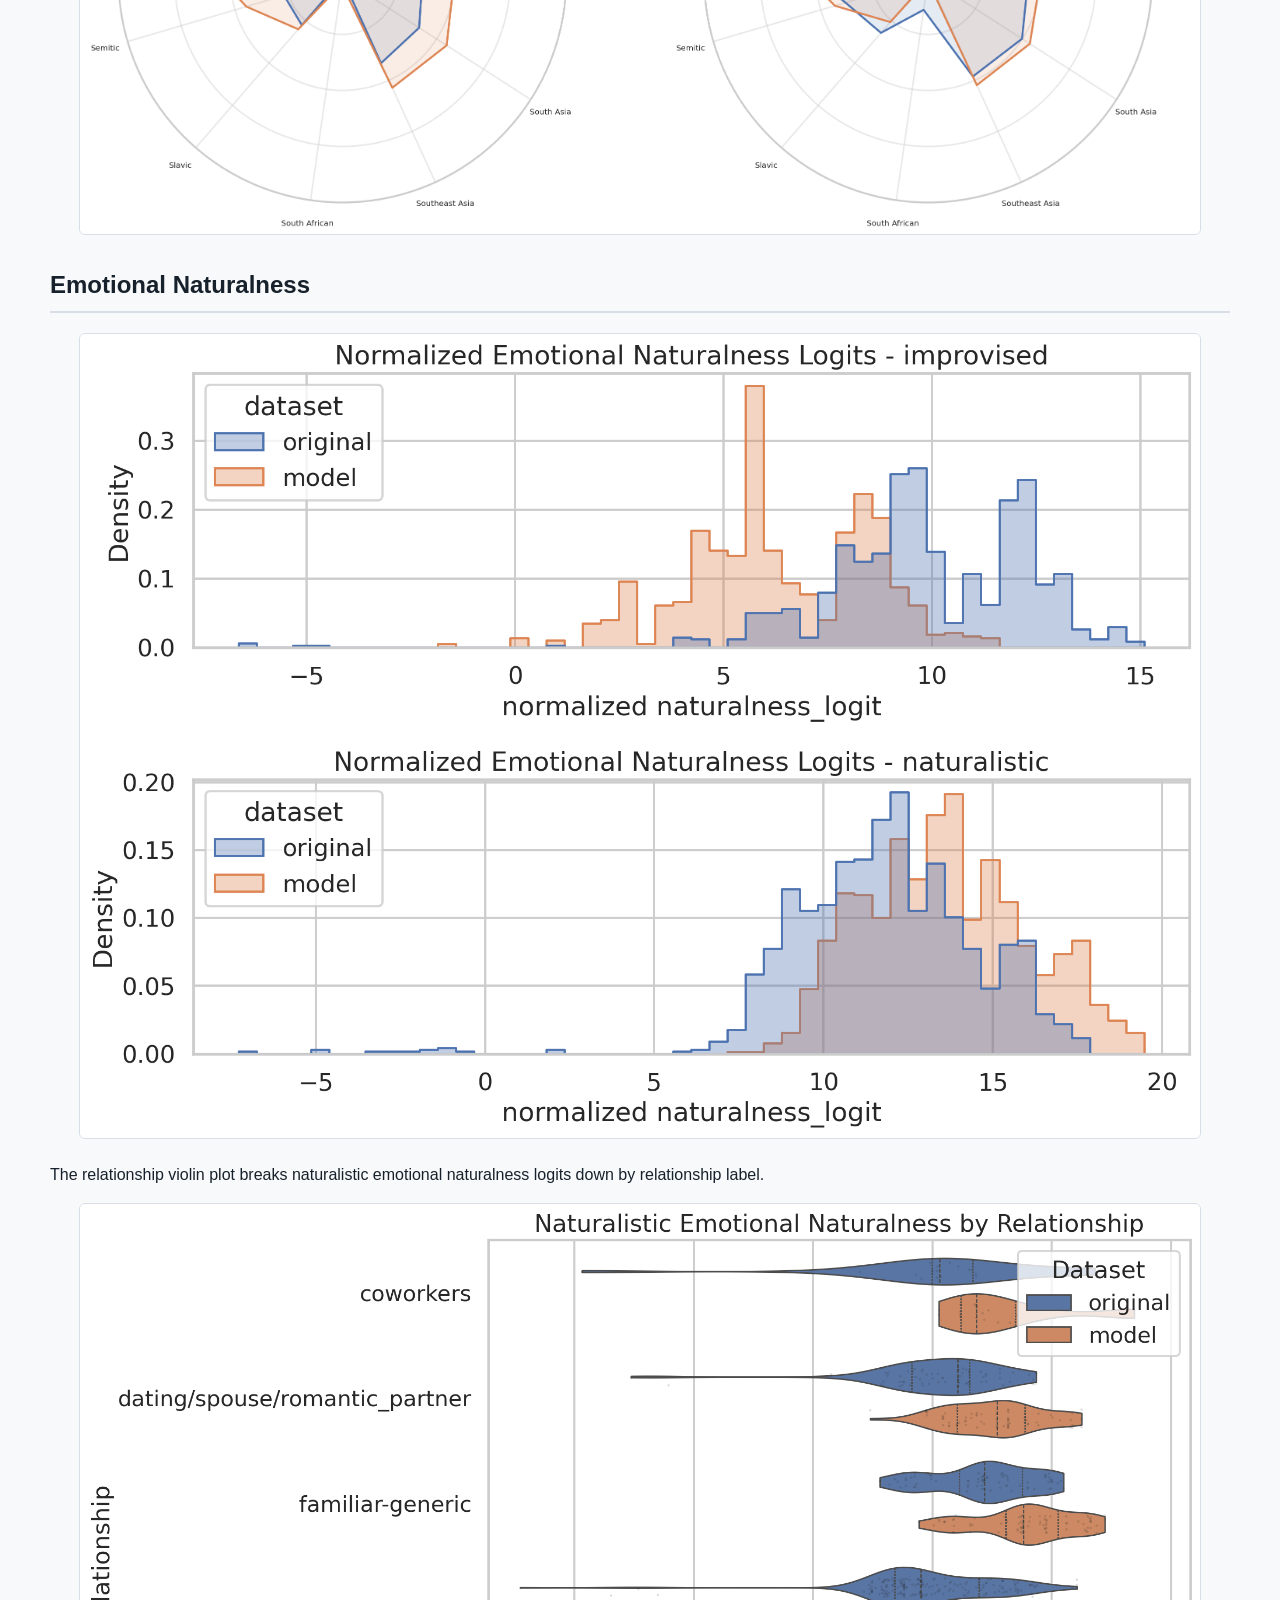
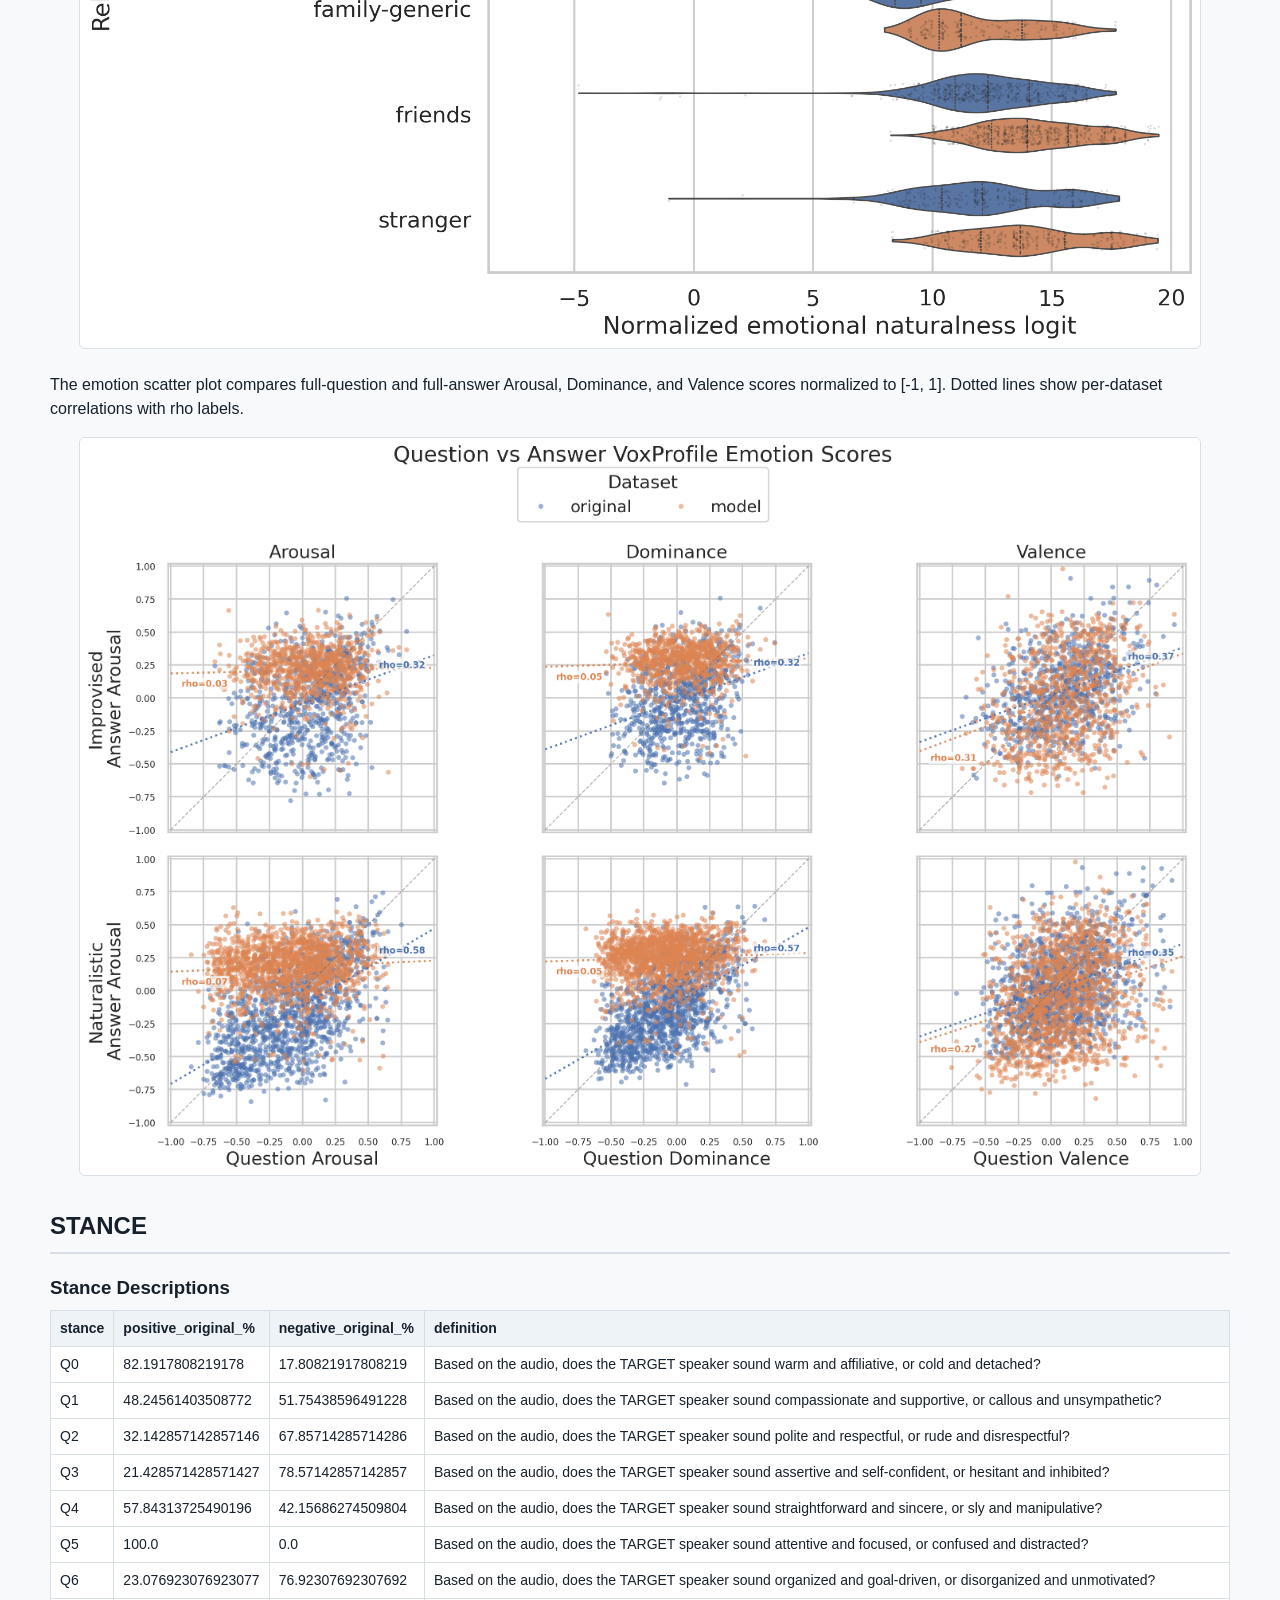
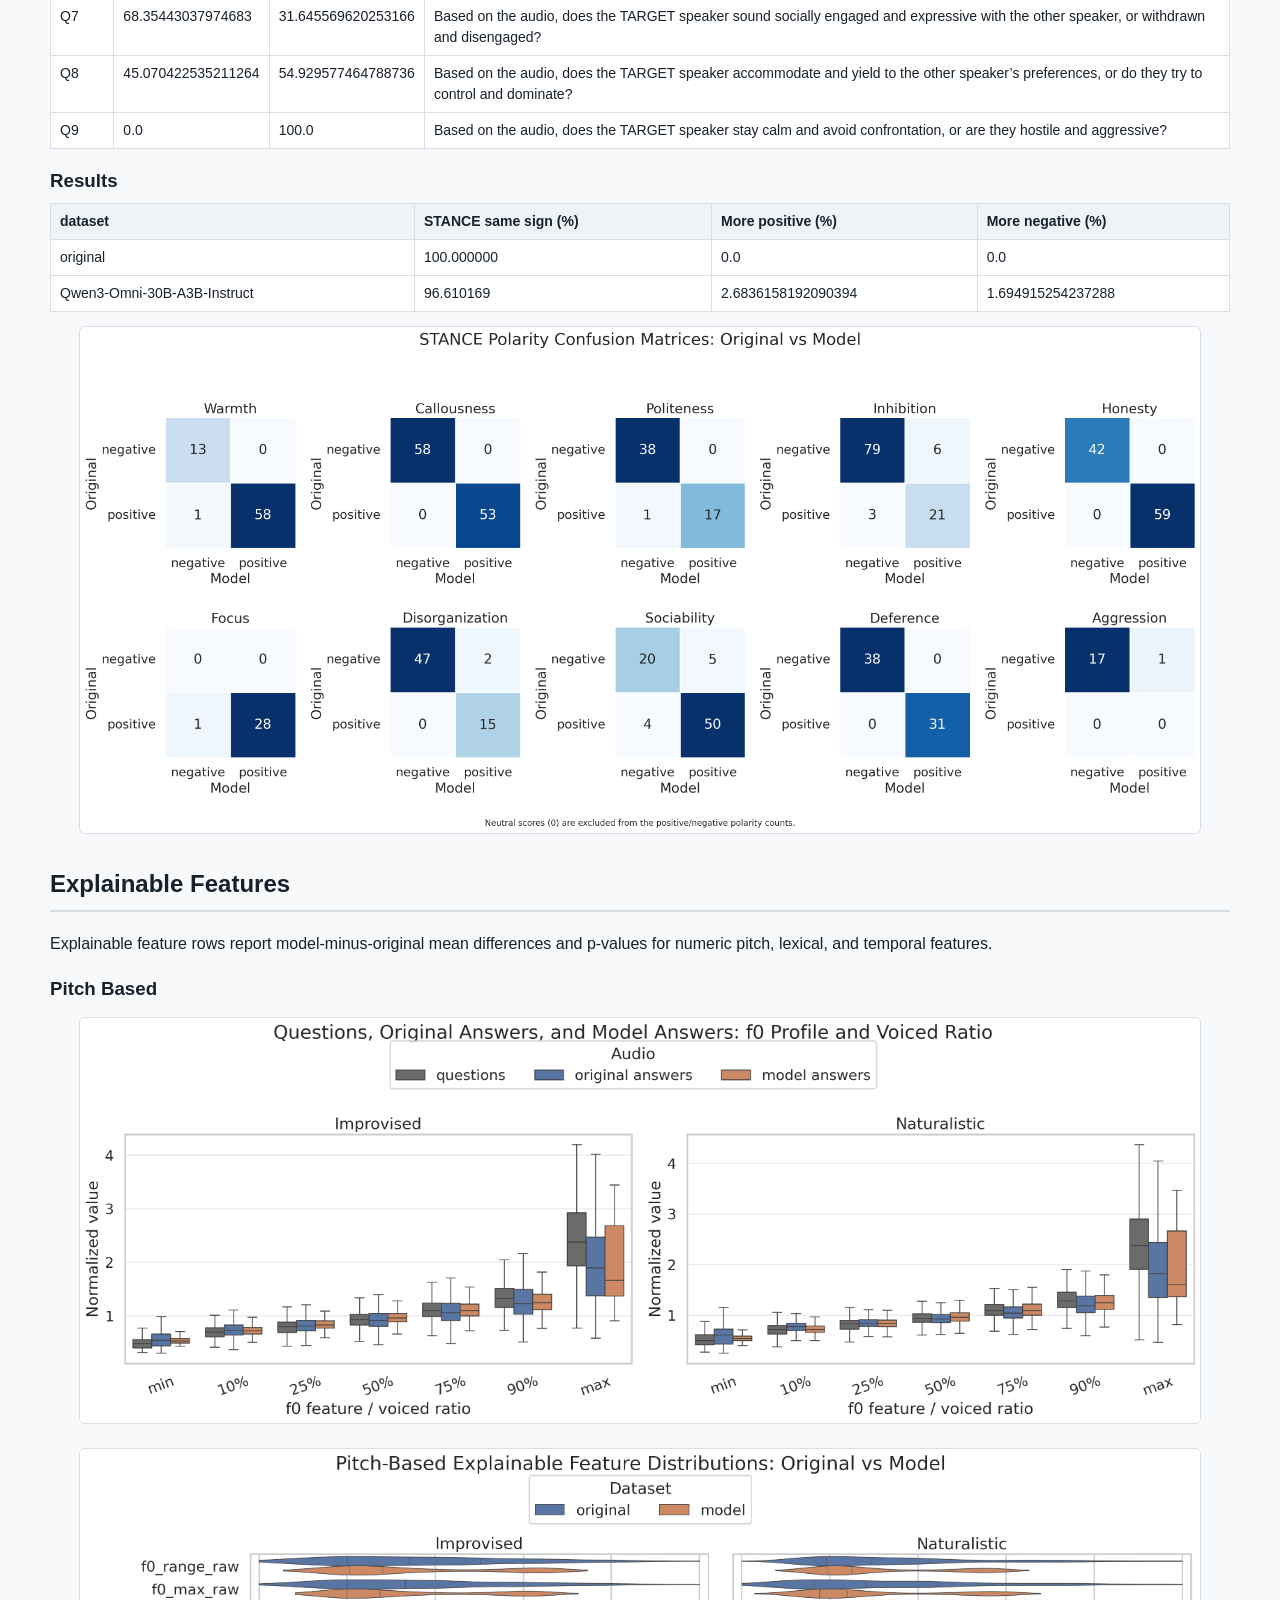
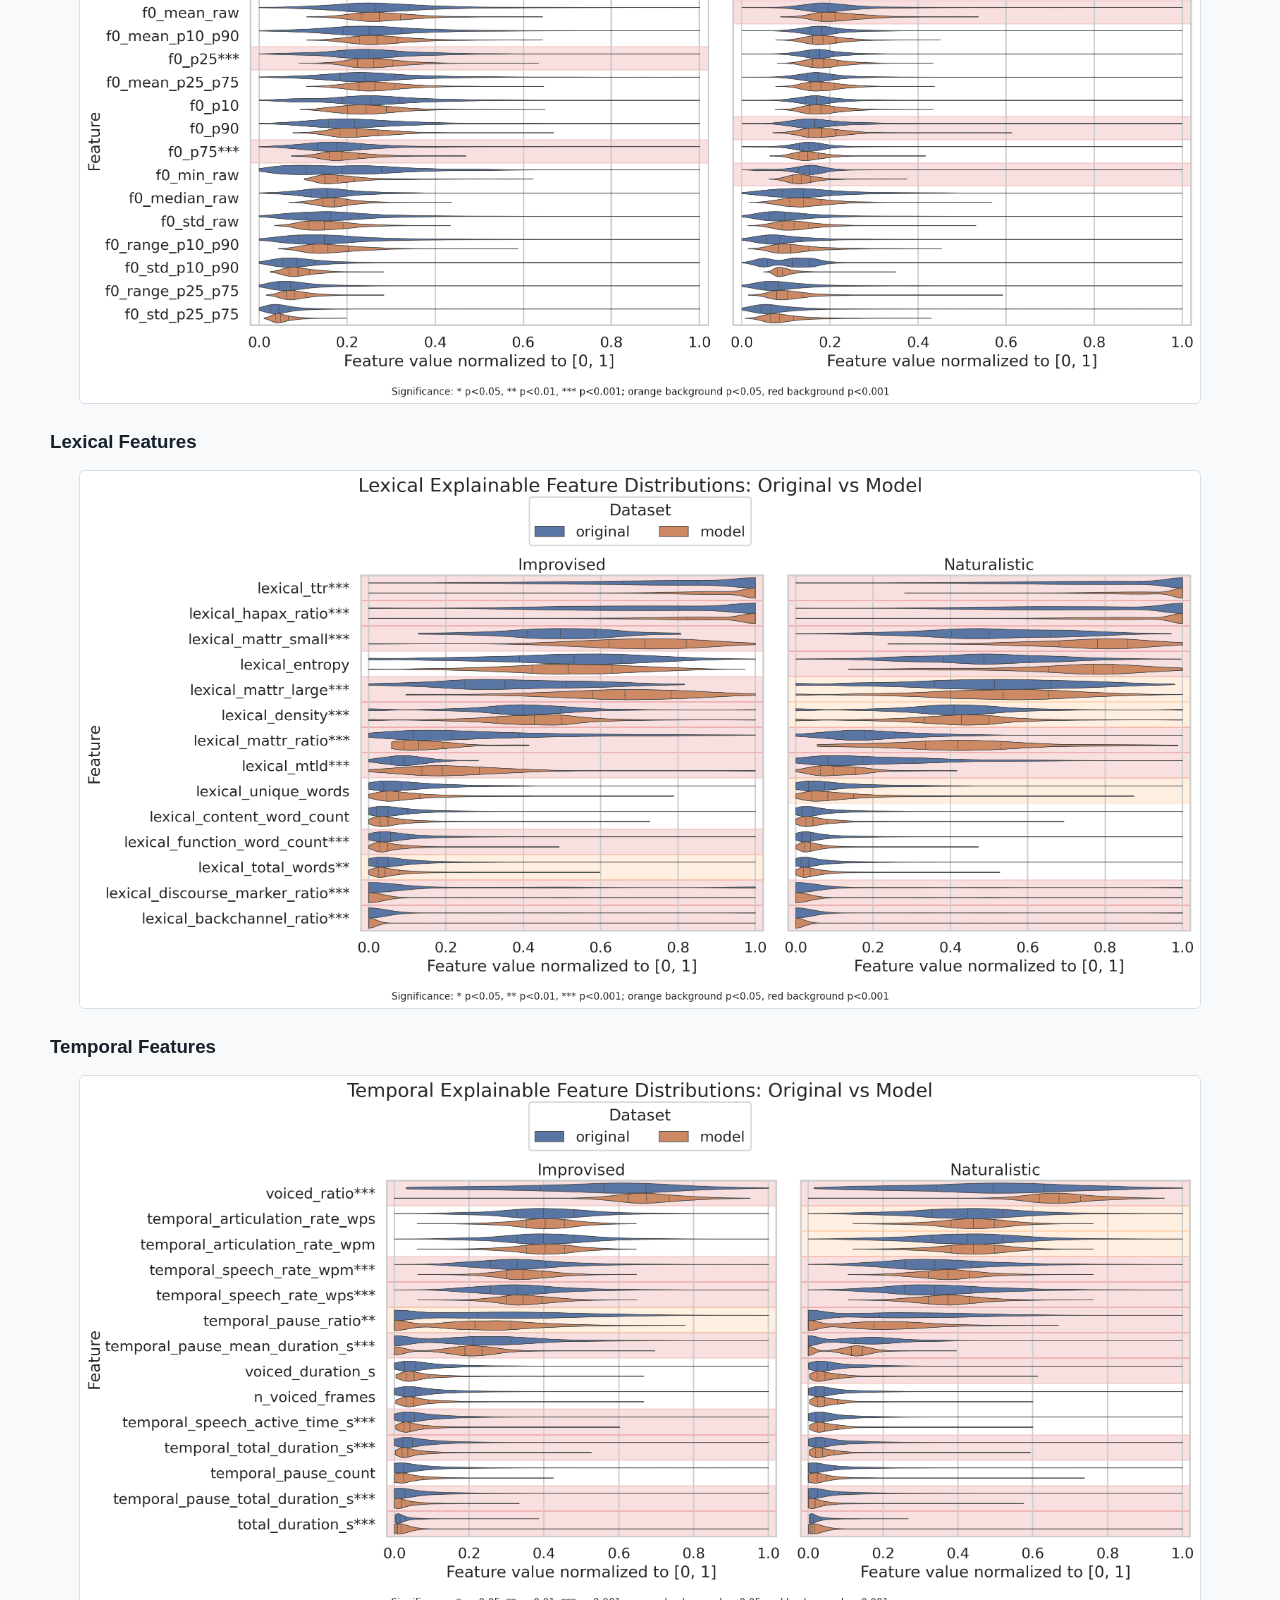
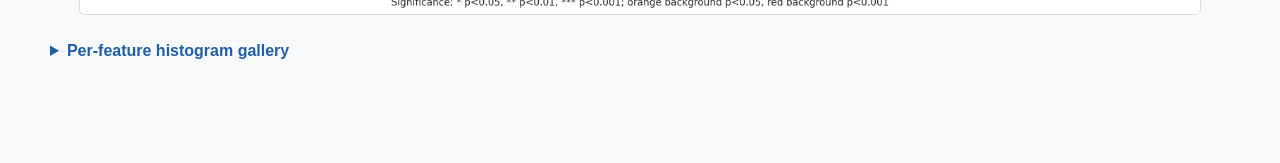
<file: reports/Qwen3-Omni-30B-A3B-Instruct/detailed_report.html>
<!doctype html>
<html lang="en">
<head>
  <meta charset="utf-8">
  <meta name="viewport" content="width=device-width, initial-scale=1">
  <title>SPEARBench Detailed Report - Qwen3-Omni-30B-A3B-Instruct</title>
  <style>
    :root { --ink:#17212b; --muted:#5b6773; --line:#d8dee6; --bg:#f7f9fb; --card:#ffffff; --accent:#225ea8; }
    body { margin:0; font-family: Arial, Helvetica, sans-serif; color:var(--ink); background:var(--bg); line-height:1.5; }
    header { padding:32px 44px; background:#0f2438; color:white; }
    header h1 { margin:0 0 8px 0; font-size:30px; }
    header p { margin:0; color:#dbe7f3; }
    main { max-width:1180px; margin:0 auto; padding:28px 24px 56px; }
    section { margin:0 0 32px; }
    h2 { margin-top:0; border-bottom:2px solid var(--line); padding-bottom:8px; }
    h3 { margin-bottom:8px; }
    .cards { display:grid; grid-template-columns:repeat(auto-fit,minmax(280px,1fr)); gap:16px; margin:18px 0; }
    .card { background:var(--card); border:1px solid var(--line); border-radius:8px; padding:16px; box-shadow:0 1px 2px rgba(0,0,0,0.04); }
    .setup-half-grid { display:grid; grid-template-columns:repeat(2,minmax(0,1fr)); gap:16px; align-items:start; margin-top:16px; }
    .setup-panel { min-width:0; overflow-x:auto; margin:0; }
    .setup-panel-data { width:100%; }
    .setup-panel h3 { margin-top:0; }
    .metric-table { width:100%; border-collapse:collapse; font-size:14px; background:white; }
    .metric-table th, .metric-table td { border:1px solid var(--line); padding:7px 9px; text-align:left; vertical-align:top; }
    .metric-table th { background:#eef3f8; font-weight:700; }
    .figure { width:100%; max-width:1120px; display:block; margin:14px auto 24px; border:1px solid var(--line); border-radius:6px; background:white; }
    .muted { color:var(--muted); }
    .summary-paragraph { background:white; border:1px solid var(--line); border-radius:8px; padding:16px; white-space:pre-wrap; }
    details { margin-top:16px; }
    summary { cursor:pointer; color:var(--accent); font-weight:700; margin-bottom:12px; }
    .gallery { display:grid; grid-template-columns:repeat(auto-fit,minmax(260px,1fr)); gap:14px; }
    .thumb { margin:0; background:white; border:1px solid var(--line); border-radius:6px; padding:8px; }
    .thumb img { width:100%; display:block; }
    .thumb figcaption { font-size:12px; color:var(--muted); padding-top:6px; word-break:break-word; }
    @media (max-width: 900px) { .setup-half-grid { grid-template-columns:1fr; } }
  </style>
</head>
<body>
<header>
  <h1>SPEARBench Detailed Report</h1>
  <p>Model: Qwen3-Omni-30B-A3B-Instruct | Protocol: seamless_2t_2s_questions</p>
</header>
<main>
  <section>
    <h2>Summary paragraph</h2>
    <p class="summary-paragraph">Qwen3-Omni-30B-A3B-Instruct shows strong intelligibility, with much lower CER/WER than the original answers on both improvised and naturalistic subsets and high UTMOS, while also eliminating audible interruptions entirely in generated answers. The main tradeoff is latency: its responses are substantially slower than the originals, despite often being comparable or slightly shorter in length. Language behavior is highly consistent, with English dominating the generated speech and only small amounts of code-switching; dialectally, the model shows stable entrainment with high dialectal variance, suggesting some context adaptation but broad dispersion rather than a tightly controlled style. Emotion/stance behavior is mostly preserved, with the vast majority of examples matching sign and only a small tendency to shift more positive and slightly less negative than the originals. The source stance labels themselves are mixed across traits, so the results mainly indicate that the model tracks existing prosodic/affective cues rather than overriding them. Explainable speech-feature results are mentioned, but the report does not provide concrete feature differences, so no firm conclusion can be drawn about pitch, duration, or voiced-ratio behavior.</p>
  </section>

  <section>
    <h2>Data, Models, and Setup</h2>
    <section class="setup-panel setup-panel-data"><h3>Data</h3><table class="metric-table"><thead><tr><th>metric</th><th>Improvised dev</th><th>Improvised test</th><th>Naturalistic dev</th><th>Naturalistic test</th><th>Total</th></tr></thead><tbody><tr><td>Unique original dialogues</td><td>270</td><td>181</td><td>480</td><td>511</td><td>1442</td></tr><tr><td>Selected dialogues</td><td>1165</td><td>994</td><td>1529</td><td>1731</td><td>5419</td></tr><tr><td>Hours of questions</td><td>4.78h</td><td>3.76h</td><td>6.76h</td><td>7.47h</td><td>22.77h</td></tr><tr><td>Hours of original answers</td><td>2.67h</td><td>2.29h</td><td>5.23h</td><td>4.36h</td><td>14.56h</td></tr><tr><td>Original total hours</td><td>7.45h</td><td>6.05h</td><td>12.00h</td><td>11.83h</td><td>37.33h</td></tr><tr><td>Hours of generated answers</td><td>3.70h</td><td>2.48h</td><td>4.22h</td><td>4.79h</td><td>15.20h</td></tr><tr><td>Mean original answer length</td><td>8.26s</td><td>8.28s</td><td>12.32s</td><td>9.07s</td><td></td></tr><tr><td>Mean generated answer length</td><td>10.17s</td><td>8.05s</td><td>9.07s</td><td>8.94s</td><td></td></tr></tbody></table></section><div class="setup-half-grid"><section class="setup-panel"><h3>Models</h3><table class="metric-table"><thead><tr><th>parameter</th><th>value</th></tr></thead><tbody><tr><td>LLM model used for inference</td><td>Qwen3-Omni-30B-A3B-Instruct</td></tr><tr><td>ASR models used</td><td>Qwen3-ASR-0.6B, whisper-large-v3</td></tr><tr><td>Language ID model</td><td>facebook/mms-lid-126</td></tr><tr><td>Dialect ID model</td><td>tiantiaf/voxlect-english-dialect-whisper-large-v3</td></tr><tr><td>LLM used for stance</td><td>gpt-audio-1.5</td></tr><tr><td>Statistical tests used for p-values</td><td>Mann-Whitney U Test</td></tr><tr><td>UTMOS model</td><td>tarepan/SpeechMOS:v1.2.0 utmos22_strong</td></tr><tr><td>VAD model</td><td>silero-vad</td></tr></tbody></table></section>
<section class="setup-panel"><h3>Setup</h3><table class="metric-table"><thead><tr><th>parameter</th><th>value</th></tr></thead><tbody><tr><td>protocol</td><td>seamless_2t_2s_questions</td></tr><tr><td>selection_method</td><td>end_with_question</td></tr><tr><td>min_turns</td><td>2</td></tr><tr><td>min_speakers</td><td>2</td></tr><tr><td>splits</td><td>dev,test</td></tr><tr><td>subsets</td><td>improvised,naturalistic</td></tr><tr><td>data_root</td><td>data/seamless_2t_2s_questions</td></tr><tr><td>results_root</td><td>results/seamless_2t_2s_questions</td></tr></tbody></table></section></div>
  </section>

  <section>
    <h2>Intelligibility and Interruption Metrics</h2>
    <table class="dataframe metric-table">
  <thead>
    <tr style="text-align: right;">
      <th>Metric</th>
      <th>System</th>
      <th>model_mean_naturalistic</th>
      <th>original_mean_naturalistic</th>
      <th>model_mean_improvised</th>
      <th>original_mean_improvised</th>
    </tr>
  </thead>
  <tbody>
    <tr>
      <td>CER</td>
      <td>Qwen3-ASR-0.6B</td>
      <td>3.79</td>
      <td>19.70</td>
      <td>3.77</td>
      <td>16.27</td>
    </tr>
    <tr>
      <td>CER</td>
      <td>whisper-large-v3</td>
      <td>2.71</td>
      <td>17.13</td>
      <td>2.85</td>
      <td>13.99</td>
    </tr>
    <tr>
      <td>WER</td>
      <td>Qwen3-ASR-0.6B</td>
      <td>8.72</td>
      <td>32.24</td>
      <td>9.74</td>
      <td>28.28</td>
    </tr>
    <tr>
      <td>WER</td>
      <td>whisper-large-v3</td>
      <td>6.58</td>
      <td>25.42</td>
      <td>7.07</td>
      <td>20.11</td>
    </tr>
    <tr>
      <td>UTMOS</td>
      <td></td>
      <td>4.3246</td>
      <td>2.1655</td>
      <td>4.3609</td>
      <td>2.3207</td>
    </tr>
    <tr>
      <td>latency</td>
      <td></td>
      <td>26.2176</td>
      <td>929.6360</td>
      <td>29.0352</td>
      <td>415.3924</td>
    </tr>
    <tr>
      <td>average number of interruptions per dialogues</td>
      <td></td>
      <td>0.00</td>
      <td>0.50</td>
      <td>0.00</td>
      <td>0.55</td>
    </tr>
    <tr>
      <td>interrupted time (s)</td>
      <td></td>
      <td>0.000</td>
      <td>0.520</td>
      <td>0.000</td>
      <td>0.522</td>
    </tr>
    <tr>
      <td>number of dialogues with interruption</td>
      <td></td>
      <td>0/1930</td>
      <td>545/1731</td>
      <td>0/1109</td>
      <td>377/994</td>
    </tr>
  </tbody>
</table>
    <img class="figure" src="graphs/basic_metrics.png" alt="Intelligibility and interruption metric histograms with KDE" loading="lazy">
    <details open><summary>Basic metric histogram gallery</summary><div class="gallery"><figure class="thumb"><img src="graphs/basic_metric_graphs/CER.png" alt="CER" loading="lazy"></figure>
<figure class="thumb"><img src="graphs/basic_metric_graphs/UTMOS.png" alt="UTMOS" loading="lazy"></figure>
<figure class="thumb"><img src="graphs/basic_metric_graphs/WER.png" alt="WER" loading="lazy"></figure>
<figure class="thumb"><img src="graphs/basic_metric_graphs/latency.png" alt="latency" loading="lazy"></figure></div></details>
  </section>

  <section>
    <h2>Turn Taking Surprisal</h2>
    <table class="dataframe metric-table">
  <thead>
    <tr style="text-align: right;">
      <th>subset</th>
      <th>metric</th>
      <th>model_value</th>
      <th>original_value</th>
      <th>mean_diff</th>
      <th>std_diff</th>
      <th>p_value</th>
      <th>n</th>
    </tr>
  </thead>
  <tbody>
    <tr>
      <td>improvised</td>
      <td>mean_nll</td>
      <td>2.3406930301124595</td>
      <td>3.392070671418477</td>
      <td>-1.0514</td>
      <td>1.7920</td>
      <td>6.888e-23</td>
      <td>331</td>
    </tr>
    <tr>
      <td>improvised</td>
      <td>tail_nll</td>
      <td>2.343825159116094</td>
      <td>3.520741825309412</td>
      <td>-1.1769</td>
      <td>1.9331</td>
      <td>4.458e-23</td>
      <td>331</td>
    </tr>
    <tr>
      <td>improvised</td>
      <td>dialog_nll</td>
      <td>2.3422590946142767</td>
      <td>3.4564062483639444</td>
      <td>-1.1141</td>
      <td>1.8565</td>
      <td>5.110e-23</td>
      <td>331</td>
    </tr>
    <tr>
      <td>improvised</td>
      <td>naturalness_score</td>
      <td>2.3422590946142767</td>
      <td>3.4564062483639444</td>
      <td>-1.1141</td>
      <td>1.8565</td>
      <td>5.110e-23</td>
      <td>331</td>
    </tr>
    <tr>
      <td>naturalistic</td>
      <td>mean_nll</td>
      <td>2.3725711867759864</td>
      <td>3.9220984000715045</td>
      <td>-1.5495</td>
      <td>1.7084</td>
      <td>8.053e-97</td>
      <td>627</td>
    </tr>
    <tr>
      <td>naturalistic</td>
      <td>tail_nll</td>
      <td>2.3725711867759864</td>
      <td>4.1670074320954695</td>
      <td>-1.7944</td>
      <td>1.8938</td>
      <td>1.030e-98</td>
      <td>627</td>
    </tr>
    <tr>
      <td>naturalistic</td>
      <td>dialog_nll</td>
      <td>2.3725711867759864</td>
      <td>4.044552916083487</td>
      <td>-1.6720</td>
      <td>1.7903</td>
      <td>4.257e-98</td>
      <td>627</td>
    </tr>
    <tr>
      <td>naturalistic</td>
      <td>naturalness_score</td>
      <td>2.3725711867759864</td>
      <td>4.044552916083487</td>
      <td>-1.6720</td>
      <td>1.7903</td>
      <td>4.257e-98</td>
      <td>627</td>
    </tr>
  </tbody>
</table>
    <img class="figure" src="graphs/turntaking_surprisal.png" alt="Turn-taking surprisal metric violin plots" loading="lazy">
  </section>

  <section>
    <h2>Language and Dialect ID</h2>
    <table class="dataframe metric-table">
  <thead>
    <tr style="text-align: right;">
      <th>subset</th>
      <th>% Eng in models' answers</th>
      <th>% Eng in original answers</th>
      <th>second most spoken language in models' answers</th>
      <th>percentage 2nd language in models' answers</th>
      <th>second most spoken language in original answers</th>
      <th>percentage 2nd language in original answers</th>
    </tr>
  </thead>
  <tbody>
    <tr>
      <td>improvised</td>
      <td>98.513011</td>
      <td>99.73545</td>
      <td>Chinese</td>
      <td>0.371747</td>
      <td>Vietnamese</td>
      <td>0.088183</td>
    </tr>
    <tr>
      <td>naturalistic</td>
      <td>97.926635</td>
      <td>99.01332</td>
      <td>Chinese</td>
      <td>0.903775</td>
      <td>dan</td>
      <td>0.345338</td>
    </tr>
  </tbody>
</table>
    <table class="dataframe metric-table">
  <thead>
    <tr style="text-align: right;">
      <th>Subset</th>
      <th>Question/Answer</th>
      <th>East Asia</th>
      <th>English</th>
      <th>Germanic</th>
      <th>Irish</th>
      <th>North America</th>
      <th>Northern Irish</th>
      <th>Oceania</th>
      <th>Other</th>
      <th>Romance</th>
      <th>Scottish</th>
      <th>Semitic</th>
      <th>Slavic</th>
      <th>South African</th>
      <th>Southeast Asia</th>
      <th>South Asia</th>
      <th>Welsh</th>
    </tr>
  </thead>
  <tbody>
    <tr>
      <td>improvised</td>
      <td>Question</td>
      <td>0.347222</td>
      <td>0.086806</td>
      <td>0.086806</td>
      <td>5.381944</td>
      <td>76.822917</td>
      <td>0.000000</td>
      <td>0.086806</td>
      <td>0.000000</td>
      <td>8.246528</td>
      <td>0.086806</td>
      <td>0.086806</td>
      <td>0.347222</td>
      <td>0.000000</td>
      <td>0.347222</td>
      <td>0.086806</td>
      <td>0.0</td>
    </tr>
    <tr>
      <td>improvised</td>
      <td>Answer</td>
      <td>1.226415</td>
      <td>0.094340</td>
      <td>0.188679</td>
      <td>0.566038</td>
      <td>89.811321</td>
      <td>0.377358</td>
      <td>0.188679</td>
      <td>1.603774</td>
      <td>3.962264</td>
      <td>0.283019</td>
      <td>0.188679</td>
      <td>0.094340</td>
      <td>0.000000</td>
      <td>1.226415</td>
      <td>0.188679</td>
      <td>0.0</td>
    </tr>
    <tr>
      <td>naturalistic</td>
      <td>Question</td>
      <td>1.702335</td>
      <td>0.340467</td>
      <td>0.243191</td>
      <td>4.085603</td>
      <td>65.223735</td>
      <td>0.000000</td>
      <td>0.243191</td>
      <td>0.145914</td>
      <td>15.175097</td>
      <td>0.145914</td>
      <td>0.291829</td>
      <td>0.194553</td>
      <td>0.291829</td>
      <td>1.215953</td>
      <td>0.291829</td>
      <td>0.0</td>
    </tr>
    <tr>
      <td>naturalistic</td>
      <td>Answer</td>
      <td>1.682953</td>
      <td>0.000000</td>
      <td>0.000000</td>
      <td>0.977199</td>
      <td>89.467970</td>
      <td>0.217155</td>
      <td>0.271444</td>
      <td>1.194354</td>
      <td>4.777416</td>
      <td>0.162866</td>
      <td>0.217155</td>
      <td>0.000000</td>
      <td>0.000000</td>
      <td>0.868621</td>
      <td>0.162866</td>
      <td>0.0</td>
    </tr>
  </tbody>
</table>
    <h3>Dialectal Metrics</h3>
    <table class="dataframe metric-table">
  <thead>
    <tr style="text-align: right;">
      <th>subset</th>
      <th>metric</th>
      <th>mean_diff</th>
      <th>n</th>
      <th>detail</th>
    </tr>
  </thead>
  <tbody>
    <tr>
      <td>improvised</td>
      <td>Dialectal entrainment</td>
      <td>0.4871</td>
      <td>902</td>
      <td>computed from dialect_logits.csv question_log_logits and answer_log_logits</td>
    </tr>
    <tr>
      <td>improvised</td>
      <td>Dialectal variance</td>
      <td>202.7209</td>
      <td>902</td>
      <td>computed from dialect_logits.csv question_log_logits and answer_log_logits</td>
    </tr>
    <tr>
      <td>naturalistic</td>
      <td>Dialectal entrainment</td>
      <td>0.4806</td>
      <td>1522</td>
      <td>computed from dialect_logits.csv question_log_logits and answer_log_logits</td>
    </tr>
    <tr>
      <td>naturalistic</td>
      <td>Dialectal variance</td>
      <td>205.0365</td>
      <td>1522</td>
      <td>computed from dialect_logits.csv question_log_logits and answer_log_logits</td>
    </tr>
  </tbody>
</table>
    <img class="figure" src="graphs/dialect_confusion.png" alt="Dialect question-to-answer confusion matrix" loading="lazy">
    <img class="figure" src="graphs/dialect_scores.png" alt="Dialect score spider profiles for question and answer fields" loading="lazy">
  </section>

  <section>
    <h2>Emotional Naturalness</h2>
    <img class="figure" src="graphs/emo_naturalness.png" alt="Emotional naturalness distributions" loading="lazy">
    <p>The relationship violin plot breaks naturalistic emotional naturalness logits down by relationship label.</p>
    <img class="figure" src="graphs/emo_naturalness_by_relationship.png" alt="Naturalistic emotional naturalness violins by relationship" loading="lazy">
    <p>The emotion scatter plot compares full-question and full-answer Arousal, Dominance, and Valence scores normalized to [-1, 1]. Dotted lines show per-dataset correlations with rho labels.</p>
    <img class="figure" src="graphs/emotion_scatter.png" alt="Question-answer Arousal, Dominance, and Valence scatter plots" loading="lazy">
  </section>

  <section>
    <h2>STANCE</h2>
    <h3>Stance Descriptions</h3>
    <table class="dataframe metric-table">
  <thead>
    <tr style="text-align: right;">
      <th>stance</th>
      <th>positive_original_%</th>
      <th>negative_original_%</th>
      <th>definition</th>
    </tr>
  </thead>
  <tbody>
    <tr>
      <td>Q0</td>
      <td>82.1917808219178</td>
      <td>17.80821917808219</td>
      <td>Based on the audio, does the TARGET speaker sound warm and affiliative, or cold and detached?</td>
    </tr>
    <tr>
      <td>Q1</td>
      <td>48.24561403508772</td>
      <td>51.75438596491228</td>
      <td>Based on the audio, does the TARGET speaker sound compassionate and supportive, or callous and unsympathetic?</td>
    </tr>
    <tr>
      <td>Q2</td>
      <td>32.142857142857146</td>
      <td>67.85714285714286</td>
      <td>Based on the audio, does the TARGET speaker sound polite and respectful, or rude and disrespectful?</td>
    </tr>
    <tr>
      <td>Q3</td>
      <td>21.428571428571427</td>
      <td>78.57142857142857</td>
      <td>Based on the audio, does the TARGET speaker sound assertive and self-confident, or hesitant and inhibited?</td>
    </tr>
    <tr>
      <td>Q4</td>
      <td>57.84313725490196</td>
      <td>42.15686274509804</td>
      <td>Based on the audio, does the TARGET speaker sound straightforward and sincere, or sly and manipulative?</td>
    </tr>
    <tr>
      <td>Q5</td>
      <td>100.0</td>
      <td>0.0</td>
      <td>Based on the audio, does the TARGET speaker sound attentive and focused, or confused and distracted?</td>
    </tr>
    <tr>
      <td>Q6</td>
      <td>23.076923076923077</td>
      <td>76.92307692307692</td>
      <td>Based on the audio, does the TARGET speaker sound organized and goal-driven, or disorganized and unmotivated?</td>
    </tr>
    <tr>
      <td>Q7</td>
      <td>68.35443037974683</td>
      <td>31.645569620253166</td>
      <td>Based on the audio, does the TARGET speaker sound socially engaged and expressive with the other speaker, or withdrawn and disengaged?</td>
    </tr>
    <tr>
      <td>Q8</td>
      <td>45.070422535211264</td>
      <td>54.929577464788736</td>
      <td>Based on the audio, does the TARGET speaker accommodate and yield to the other speaker’s preferences, or do they try to control and dominate?</td>
    </tr>
    <tr>
      <td>Q9</td>
      <td>0.0</td>
      <td>100.0</td>
      <td>Based on the audio, does the TARGET speaker stay calm and avoid confrontation, or are they hostile and aggressive?</td>
    </tr>
  </tbody>
</table>
    <h3>Results</h3>
    <table class="dataframe metric-table">
  <thead>
    <tr style="text-align: right;">
      <th>dataset</th>
      <th>STANCE same sign (%)</th>
      <th>More positive (%)</th>
      <th>More negative (%)</th>
    </tr>
  </thead>
  <tbody>
    <tr>
      <td>original</td>
      <td>100.000000</td>
      <td>0.0</td>
      <td>0.0</td>
    </tr>
    <tr>
      <td>Qwen3-Omni-30B-A3B-Instruct</td>
      <td>96.610169</td>
      <td>2.6836158192090394</td>
      <td>1.694915254237288</td>
    </tr>
  </tbody>
</table>
    <img class="figure" src="graphs/stances.png" alt="STANCE score distributions" loading="lazy">
  </section>

  <section>
    <h2>Explainable Features</h2>
    <p>Explainable feature rows report model-minus-original mean differences and p-values for numeric pitch, lexical, and temporal features.</p>
    <h3>Pitch Based</h3>
    <img class="figure" src="graphs/f0_question_answer_boxplot.png" alt="Questions, original answers, and model answers f0 profile box plot" loading="lazy">
    <img class="figure" src="graphs/explainables_pitch.png" alt="Pitch-based explainable feature violin plots" loading="lazy">
    <h3>Lexical Features</h3>
    <img class="figure" src="graphs/explainables_lexical.png" alt="Lexical explainable feature violin plots" loading="lazy">
    <h3>Temporal Features</h3>
    <img class="figure" src="graphs/explainables_temporal.png" alt="Temporal explainable feature violin plots" loading="lazy">
    <details><summary>Per-feature histogram gallery</summary><div class="gallery"><figure class="thumb"><img src="graphs/feat_graphs/f0_max_raw.png" alt="f0_max_raw" loading="lazy"><figcaption>f0_max_raw</figcaption></figure>
<figure class="thumb"><img src="graphs/feat_graphs/f0_mean_p10_p90.png" alt="f0_mean_p10_p90" loading="lazy"><figcaption>f0_mean_p10_p90</figcaption></figure>
<figure class="thumb"><img src="graphs/feat_graphs/f0_mean_p25_p75.png" alt="f0_mean_p25_p75" loading="lazy"><figcaption>f0_mean_p25_p75</figcaption></figure>
<figure class="thumb"><img src="graphs/feat_graphs/f0_mean_raw.png" alt="f0_mean_raw" loading="lazy"><figcaption>f0_mean_raw</figcaption></figure>
<figure class="thumb"><img src="graphs/feat_graphs/f0_median_raw.png" alt="f0_median_raw" loading="lazy"><figcaption>f0_median_raw</figcaption></figure>
<figure class="thumb"><img src="graphs/feat_graphs/f0_n_voiced_frames.png" alt="f0_n_voiced_frames" loading="lazy"><figcaption>f0_n_voiced_frames</figcaption></figure>
<figure class="thumb"><img src="graphs/feat_graphs/f0_p10.png" alt="f0_p10" loading="lazy"><figcaption>f0_p10</figcaption></figure>
<figure class="thumb"><img src="graphs/feat_graphs/f0_p25.png" alt="f0_p25" loading="lazy"><figcaption>f0_p25</figcaption></figure>
<figure class="thumb"><img src="graphs/feat_graphs/f0_p75.png" alt="f0_p75" loading="lazy"><figcaption>f0_p75</figcaption></figure>
<figure class="thumb"><img src="graphs/feat_graphs/f0_p90.png" alt="f0_p90" loading="lazy"><figcaption>f0_p90</figcaption></figure>
<figure class="thumb"><img src="graphs/feat_graphs/f0_range_p10_p90.png" alt="f0_range_p10_p90" loading="lazy"><figcaption>f0_range_p10_p90</figcaption></figure>
<figure class="thumb"><img src="graphs/feat_graphs/f0_range_p25_p75.png" alt="f0_range_p25_p75" loading="lazy"><figcaption>f0_range_p25_p75</figcaption></figure>
<figure class="thumb"><img src="graphs/feat_graphs/f0_range_raw.png" alt="f0_range_raw" loading="lazy"><figcaption>f0_range_raw</figcaption></figure>
<figure class="thumb"><img src="graphs/feat_graphs/f0_std_p10_p90.png" alt="f0_std_p10_p90" loading="lazy"><figcaption>f0_std_p10_p90</figcaption></figure>
<figure class="thumb"><img src="graphs/feat_graphs/f0_std_p25_p75.png" alt="f0_std_p25_p75" loading="lazy"><figcaption>f0_std_p25_p75</figcaption></figure>
<figure class="thumb"><img src="graphs/feat_graphs/f0_total_duration_s.png" alt="f0_total_duration_s" loading="lazy"><figcaption>f0_total_duration_s</figcaption></figure>
<figure class="thumb"><img src="graphs/feat_graphs/f0_voiced_duration_s.png" alt="f0_voiced_duration_s" loading="lazy"><figcaption>f0_voiced_duration_s</figcaption></figure>
<figure class="thumb"><img src="graphs/feat_graphs/total_duration_s.png" alt="total_duration_s" loading="lazy"><figcaption>total_duration_s</figcaption></figure>
<figure class="thumb"><img src="graphs/feat_graphs/voiced_duration_s.png" alt="voiced_duration_s" loading="lazy"><figcaption>voiced_duration_s</figcaption></figure>
<figure class="thumb"><img src="graphs/feat_graphs/voiced_ratio.png" alt="voiced_ratio" loading="lazy"><figcaption>voiced_ratio</figcaption></figure></div></details>
  </section>
</main>
</body>
</html>
</file>
<file: styles.css>
:root {
  --bg: #f7f8f3;
  --surface: #ffffff;
  --ink: #17201c;
  --muted: #5d6963;
  --line: #dfe5dd;
  --accent: #0f766e;
  --accent-strong: #0b514d;
  --gold: #c28f2c;
  --rose: #b65c6b;
  --shadow: 0 18px 45px rgba(21, 32, 28, 0.1);
}

* {
  box-sizing: border-box;
}

html {
  scroll-behavior: smooth;
}

body {
  margin: 0;
  background: var(--bg);
  color: var(--ink);
  font-family: Inter, ui-sans-serif, system-ui, -apple-system, BlinkMacSystemFont, "Segoe UI", sans-serif;
  line-height: 1.5;
}

a {
  color: var(--accent-strong);
}

.site-header {
  position: sticky;
  top: 0;
  z-index: 20;
  display: flex;
  align-items: center;
  justify-content: space-between;
  gap: 24px;
  min-height: 76px;
  padding: 14px clamp(18px, 4vw, 48px);
  background: rgba(247, 248, 243, 0.94);
  border-bottom: 1px solid var(--line);
  backdrop-filter: blur(18px);
}

.brand {
  display: inline-flex;
  align-items: center;
  gap: 12px;
  color: var(--ink);
  text-decoration: none;
}

.brand-mark {
  display: grid;
  place-items: center;
  width: 40px;
  height: 40px;
  background: var(--accent);
  color: white;
  font-weight: 800;
  border-radius: 8px;
}

.brand strong,
.brand small {
  display: block;
}

.brand small {
  color: var(--muted);
  font-size: 0.78rem;
}

.tabs {
  display: flex;
  align-items: center;
  gap: 6px;
  flex-wrap: wrap;
}

.tab-link {
  padding: 9px 12px;
  border-radius: 8px;
  color: var(--muted);
  text-decoration: none;
  font-weight: 700;
  font-size: 0.92rem;
}

.tab-link.active,
.tab-link:hover {
  background: #e8efeb;
  color: var(--accent-strong);
}

main {
  width: min(1760px, calc(100% - 32px));
  margin: 0 auto;
  padding: 32px 0 60px;
}

.tab-panel {
  display: block;
}

.js-enabled .tab-panel {
  display: none;
}

.js-enabled .tab-panel.active,
.js-enabled .tab-panel:target {
  display: block;
}

.js-enabled .hero-panel.active,
.js-enabled .hero-panel:target {
  display: grid;
}

.hero-panel {
  position: relative;
  min-height: 520px;
  align-items: end;
  overflow: hidden;
  grid-template-columns: minmax(0, 1fr);
  border-radius: 8px;
  box-shadow: var(--shadow);
  background: #dce7e4;
}

.hero-image {
  position: absolute;
  inset: 0;
  width: 100%;
  height: 100%;
  object-fit: cover;
}

.hero-panel::after {
  content: "";
  position: absolute;
  inset: 0;
  background: linear-gradient(90deg, rgba(247, 248, 243, 0.96), rgba(247, 248, 243, 0.78) 48%, rgba(247, 248, 243, 0.18));
}

.hero-copy {
  position: relative;
  z-index: 1;
  width: min(700px, 100%);
  padding: clamp(28px, 6vw, 72px);
}

.eyebrow {
  margin: 0 0 12px;
  color: var(--rose);
  font-size: 0.82rem;
  font-weight: 800;
  text-transform: uppercase;
}

h1,
h2,
h3,
p {
  margin-top: 0;
}

h1 {
  max-width: 860px;
  margin-bottom: 16px;
  font-size: clamp(2.4rem, 7vw, 5.6rem);
  line-height: 0.98;
  letter-spacing: 0;
}

.section-heading h1 {
  font-size: clamp(2.2rem, 5vw, 4.2rem);
}

h2 {
  font-size: 1.35rem;
}

h3 {
  font-size: 1.05rem;
}

.lead {
  max-width: 660px;
  color: #35413b;
  font-size: clamp(1.05rem, 2vw, 1.25rem);
}

.hero-actions,
.table-tools {
  display: flex;
  align-items: center;
  gap: 12px;
  flex-wrap: wrap;
}

.button,
button {
  display: inline-flex;
  align-items: center;
  justify-content: center;
  min-height: 42px;
  padding: 0 16px;
  border: 1px solid var(--line);
  border-radius: 8px;
  background: var(--surface);
  color: var(--ink);
  font: inherit;
  font-weight: 800;
  text-decoration: none;
  cursor: pointer;
}

.button.primary,
button.primary {
  border-color: var(--accent);
  background: var(--accent);
  color: #fff;
}

.button:hover,
button:hover {
  transform: translateY(-1px);
}

.section-heading {
  margin: 48px 0 20px;
}

.section-heading p,
.note {
  color: var(--muted);
}

.info-grid {
  display: grid;
  grid-template-columns: repeat(3, minmax(0, 1fr));
  gap: 14px;
}

.info-grid article,
.article-list a,
.steps li,
.contact-form {
  background: var(--surface);
  border: 1px solid var(--line);
  border-radius: 8px;
}

.info-grid article {
  padding: 22px;
}

.info-grid p {
  color: var(--muted);
  margin-bottom: 0;
}

.article-list {
  display: grid;
  gap: 10px;
}

.article-list a {
  display: flex;
  justify-content: space-between;
  gap: 18px;
  padding: 16px 18px;
  text-decoration: none;
}

.article-list span {
  color: var(--muted);
}

.reference-grid {
  grid-template-columns: repeat(auto-fit, minmax(260px, 1fr));
}

.article-list .reference-card {
  min-height: 132px;
  align-items: flex-start;
  flex-direction: column;
}

.reference-card strong {
  font-size: 1.04rem;
}

a[aria-disabled="true"] {
  color: var(--muted);
  cursor: default;
}

.welcome-card-grid {
  display: grid;
  grid-template-columns: repeat(3, minmax(0, 1fr));
  gap: 14px;
  margin-top: 24px;
}

.welcome-card {
  display: grid;
  gap: 10px;
  min-height: 138px;
  padding: 22px;
  border: 1px solid var(--line);
  border-radius: 8px;
  background: var(--surface);
  color: var(--ink);
  text-decoration: none;
}

.welcome-card:hover {
  transform: translateY(-2px);
  box-shadow: var(--shadow);
}

.welcome-card strong {
  color: var(--accent-strong);
  font-size: 1.08rem;
}

.welcome-card span {
  color: var(--muted);
}

.table-tools {
  justify-content: space-between;
  margin-bottom: 14px;
}

label {
  display: grid;
  gap: 6px;
  color: var(--muted);
  font-weight: 700;
}

input,
textarea {
  width: 100%;
  border: 1px solid var(--line);
  border-radius: 8px;
  background: var(--surface);
  color: var(--ink);
  font: inherit;
  padding: 11px 12px;
}

#model-filter {
  min-width: min(360px, calc(100vw - 48px));
}

.table-wrap {
  overflow: auto;
  border: 1px solid var(--line);
  border-radius: 8px;
  background: var(--surface);
}

table {
  width: 100%;
  min-width: 2240px;
  border-collapse: collapse;
  font-size: 0.96rem;
}

th,
td {
  padding: 15px 18px;
  border-bottom: 1px solid var(--line);
  text-align: left;
  vertical-align: middle;
  white-space: nowrap;
}

th {
  position: sticky;
  top: 0;
  z-index: 2;
  background: #eef3ef;
  color: #31413a;
  font-size: 0.8rem;
  text-transform: uppercase;
}

thead tr:nth-child(2) th {
  top: 48px;
}

th.group-heading {
  text-align: center;
  background: #ddeae4;
  border-right: 1px solid var(--line);
  letter-spacing: 0;
}

td.numeric {
  font-variant-numeric: tabular-nums;
}

.model-cell {
  font-weight: 800;
}

.model-link,
.report-link {
  font-weight: 800;
}

.model-link {
  color: var(--ink);
  text-decoration-color: rgba(15, 118, 110, 0.35);
  text-underline-offset: 3px;
}

.no-report {
  color: var(--muted);
}

.baseline-row td {
  background: #eaf4ff;
  border-bottom-color: #a9caeb;
}

.baseline-row .model-cell::after {
  content: " baseline";
  display: inline-block;
  margin-left: 8px;
  padding: 2px 7px;
  border-radius: 999px;
  background: #b7d7f5;
  color: #173b61;
  font-size: 0.72rem;
  font-weight: 900;
  text-transform: uppercase;
}

.metadata-example {
  margin: 14px 0;
}

.metadata-table {
  min-width: 1480px;
  font-size: 0.82rem;
}

.metadata-table th,
.metadata-table td {
  white-space: normal;
  vertical-align: top;
}

.metadata-table .sample-transcript {
  min-width: 360px;
  max-width: 460px;
}

.field-grid {
  display: grid;
  grid-template-columns: repeat(2, minmax(0, 1fr));
  gap: 14px;
  margin-top: 16px;
}

.field-card {
  overflow: hidden;
  border: 1px solid var(--line);
  border-radius: 8px;
  background: var(--surface);
}

.field-card h3 {
  display: flex;
  align-items: center;
  gap: 10px;
  min-height: 48px;
  margin: 0;
  padding: 10px 14px;
  background: #dcefeb;
  color: var(--accent-strong);
  font-size: 0.95rem;
}

.field-card h3 span {
  display: inline-grid;
  flex: 0 0 auto;
  place-items: center;
  width: 28px;
  height: 28px;
  border-radius: 8px;
  background: var(--accent-strong);
  color: #fff;
  font-size: 0.82rem;
  font-weight: 900;
  line-height: 1;
}

.field-card h3 code {
  color: var(--accent-strong);
  font-weight: 900;
}

.field-card code {
  color: var(--ink);
  font-weight: 800;
  white-space: normal;
  overflow-wrap: anywhere;
}

.field-card p {
  padding: 14px 16px 16px;
  margin-bottom: 0;
  color: var(--muted);
}

.steps {
  display: grid;
  gap: 14px;
  padding: 0;
  list-style: none;
}

.steps li {
  display: grid;
  grid-template-columns: 48px minmax(0, 1fr);
  gap: 18px;
  padding: 22px;
}

.steps li > span {
  display: grid;
  place-items: center;
  width: 42px;
  height: 42px;
  border-radius: 8px;
  background: #f5e9cd;
  color: #6b4c0e;
  font-weight: 900;
}

.code-line {
  color: var(--muted);
}

.js-enabled .contact-layout.active,
.contact-layout:target {
  display: grid;
  grid-template-columns: minmax(0, 0.75fr) minmax(320px, 1fr);
  gap: 30px;
  align-items: start;
}

.contact-form {
  display: grid;
  gap: 16px;
  padding: 24px;
}

footer {
  display: flex;
  justify-content: space-between;
  gap: 16px;
  padding: 24px clamp(18px, 4vw, 48px);
  border-top: 1px solid var(--line);
  color: var(--muted);
}

@media (max-width: 820px) {
  .site-header {
    position: static;
    align-items: flex-start;
    flex-direction: column;
  }

  .tabs {
    width: 100%;
  }

  .tab-link {
    flex: 1 1 46%;
    text-align: center;
  }

  .hero-panel {
    min-height: 560px;
  }

  .hero-panel::after {
    background: linear-gradient(180deg, rgba(247, 248, 243, 0.96), rgba(247, 248, 243, 0.8) 62%, rgba(247, 248, 243, 0.24));
  }

  .info-grid,
  .field-grid,
  .welcome-card-grid,
  .js-enabled .contact-layout.active,
  .contact-layout:target {
    grid-template-columns: 1fr;
  }

  .article-list a,
  footer {
    flex-direction: column;
  }
}
</file>
